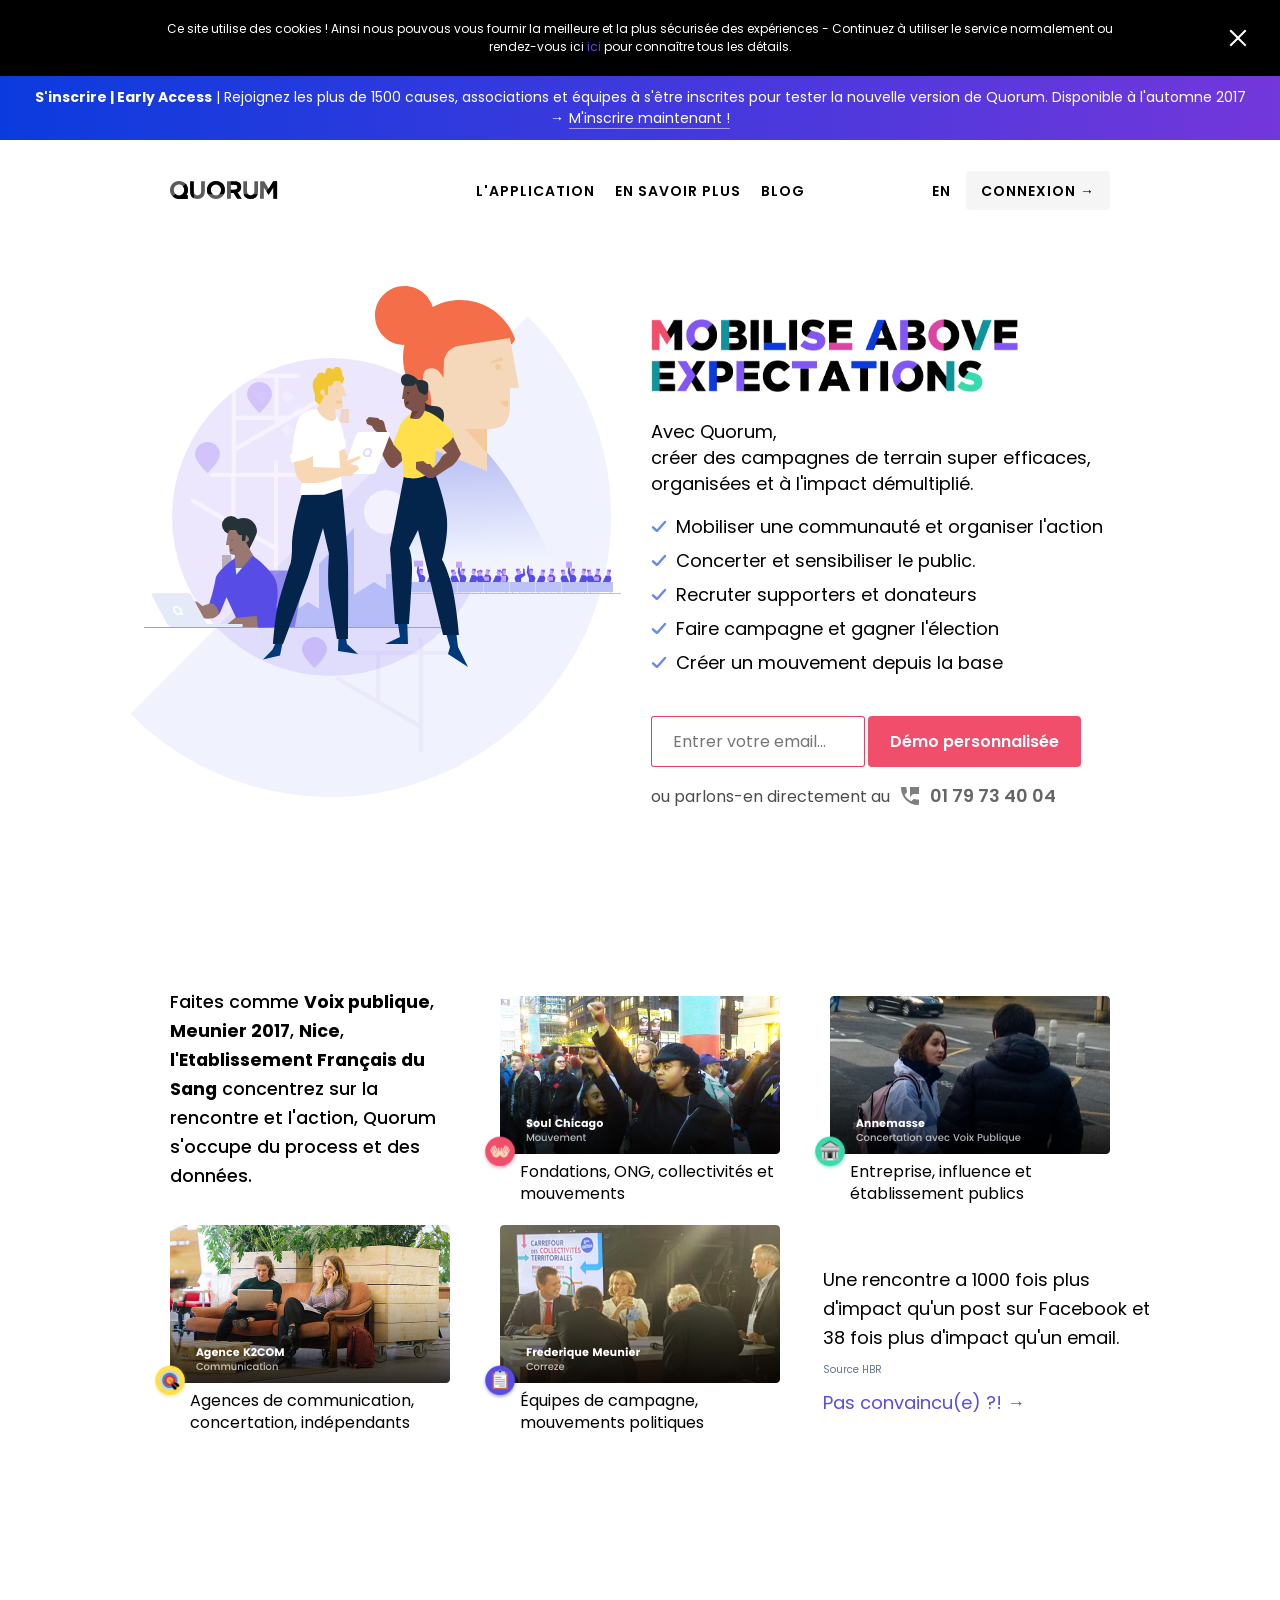
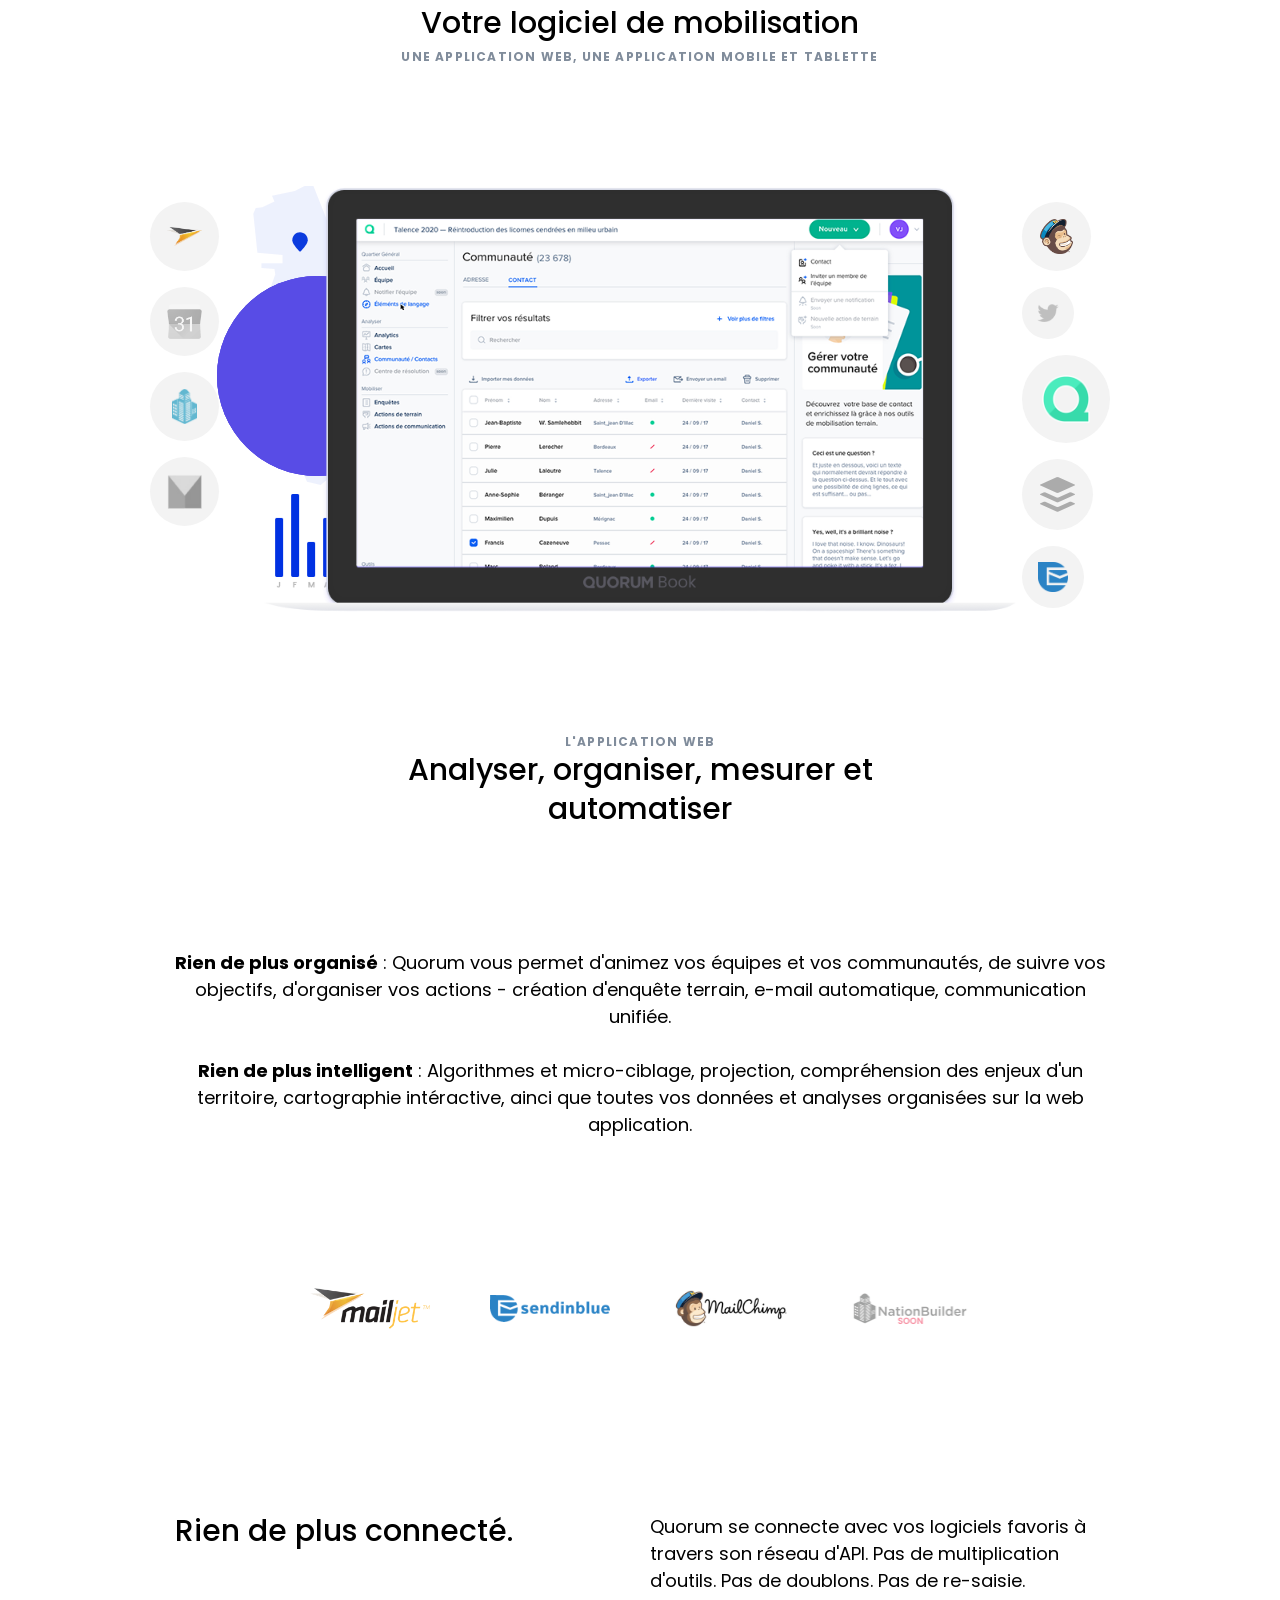
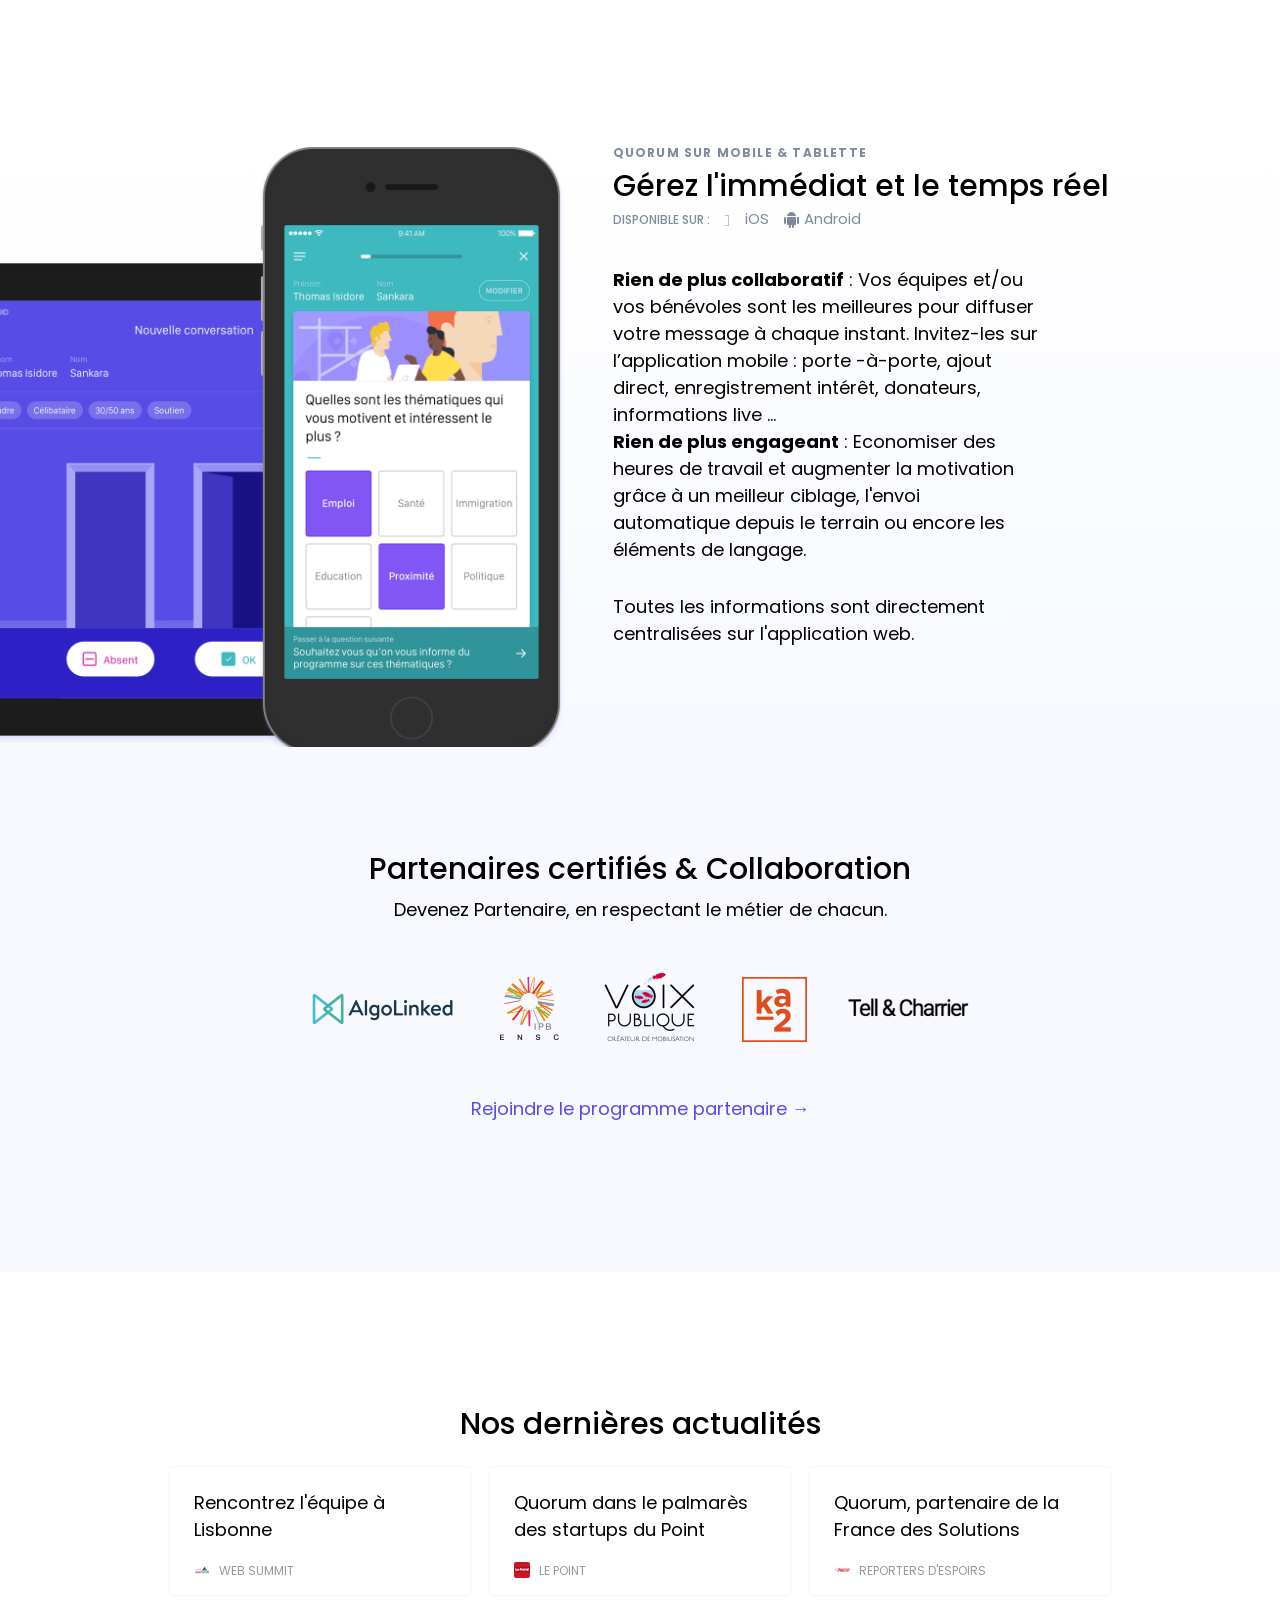
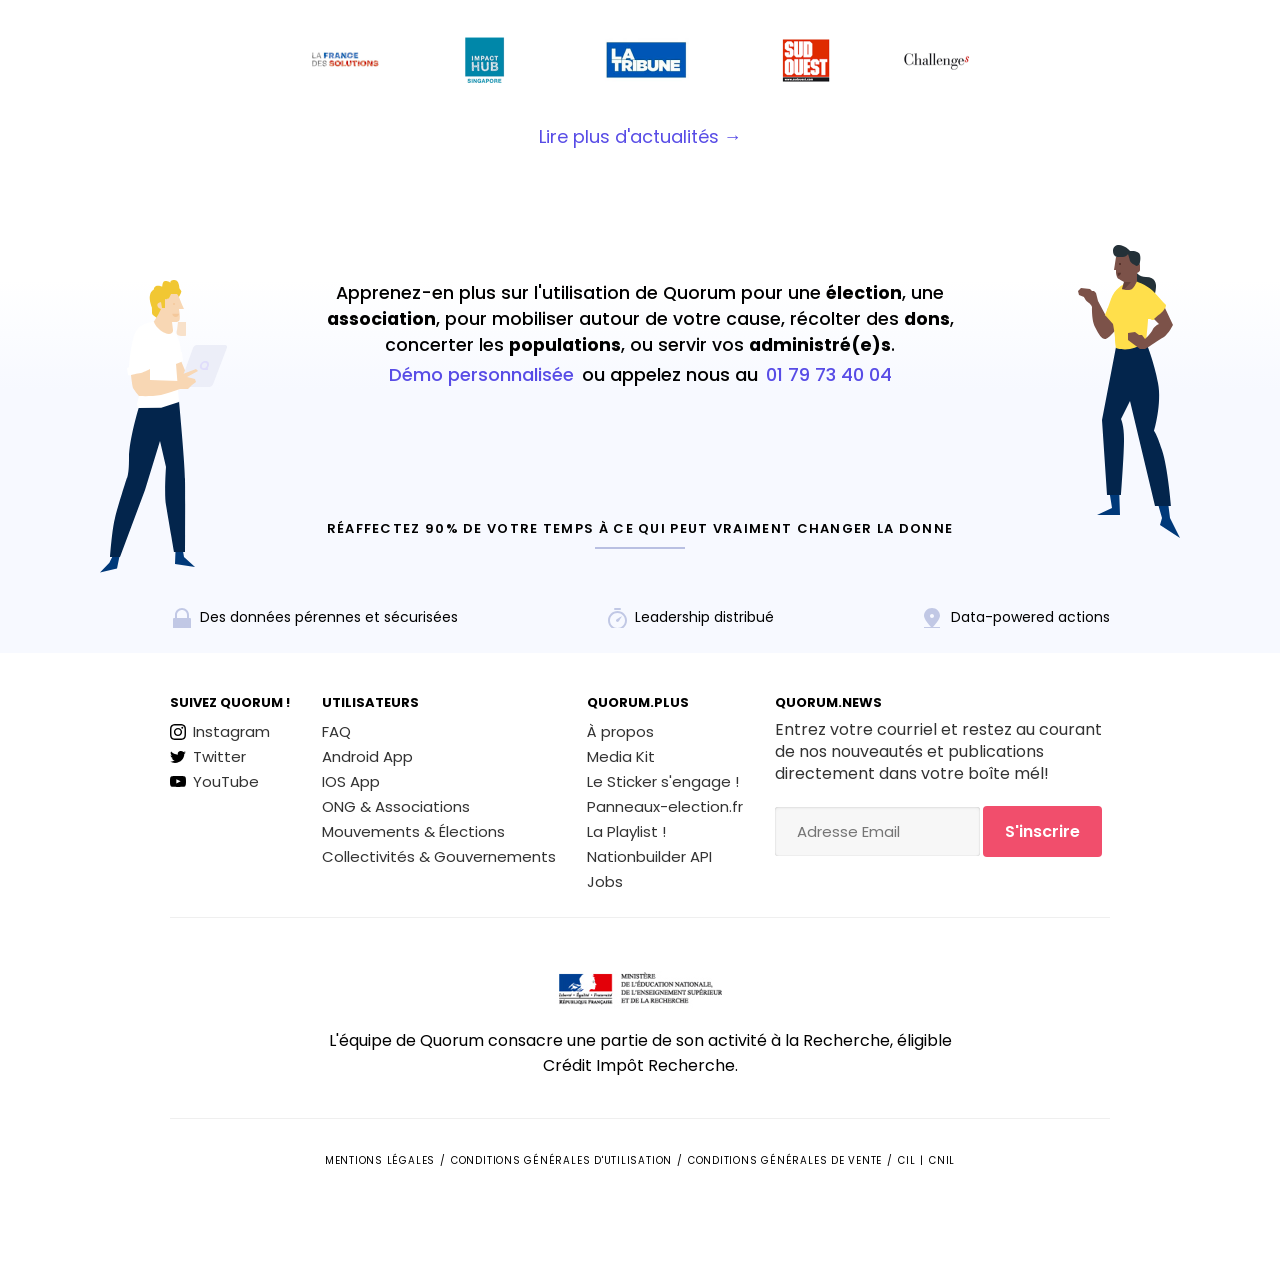
<file: index.html>
<!DOCTYPE html><html lang="fr"><head><meta content="text/html; charset=utf-8" http-equiv="content-type" /><title>Quorum | Mobilise above expectations</title><meta content="Quorum accompagne et aide au pilotage les collectivités territoriales, ONG, candidats aux élections et leaders d'influence dans leurs campagnes." name="description" /><meta content="width=device-width, initial-scale=1.0, maximum-scale=1, user-scalable=0" name="viewport" /><link href="/stylesheets/all.css" rel="stylesheet" /><link href="https://fonts.googleapis.com/css?family=Montserrat|Poppins:300,400,500,600,700" rel="stylesheet" /></head><body><div class="cookie" id="cnil_message"><p>Ce site utilise des cookies ! Ainsi nous pouvous vous fournir la meilleure et la plus sécurisée des expériences - Continuez à utiliser le service normalement ou rendez-vous ici <a href="/Mentions_Legales_QUORUM.pdf" target="_blank">ici</a> pour connaître tous les détails.
</p><img src="/images/icons/cookie-close.svg" onclick="closeCnilBanner();" alt="Cookie close" /></div><div class="banner"><a href="http://quorum.us12.list-manage.com/subscribe/post?u=8d7c7595072992d8808c7993d&amp;id=e648f190bc" target="_blank"><p><strong>S'inscrire | Early Access</strong> | Rejoignez les plus de 1500 causes, associations et équipes à s'être inscrites pour tester la nouvelle version de Quorum. Disponible à l'automne 2017 →<a href="https://algolinked.quorum.co" class="link" target="_blank">M'inscrire maintenant !</a>
</p></a></div><header class="header fixed-header"><div class="content" id="menu-toggle"><a href="../" class="logo"><?xml version="1.0" encoding="UTF-8"?>
<svg class="desktop" width="108px" height="18px" viewBox="0 0 108 18" version="1.1" xmlns="http://www.w3.org/2000/svg" xmlns:xlink="http://www.w3.org/1999/xlink">
    <style>

      #logo * {
        transition: .5s all;
      }

      svg:hover #logo-full {
        fill-opacity: 1;
      }

      svg:hover #q {
        fill: #37DBAB;
      }

      svg:hover #u-1 {
        fill: #8256F5;
      }

      svg:hover #o {
        fill: #B137DB;
      }

      svg:hover #r {
        fill: #3768DB;
      }

      svg:hover #u-2 {
        fill: #DC44A3;
      }

      svg:hover #m {
        fill: #37DBAB;
      }
    </style>
    <defs>
        <path d="M9.49817734,17.9232453 C9.32652215,17.9319484 9.1529471,17.9363 8.97745202,17.9363 C7.67075435,17.9363 6.46893317,17.7009504 5.37195242,17.230244 C4.27497167,16.7595376 3.32722677,16.1236807 2.52868931,15.3226541 C1.73015185,14.5216275 1.10907648,13.5802289 0.665444556,12.49843 C0.221812634,11.4166312 0,10.2563987 0,9.01769779 C0,7.72944906 0.225845591,6.56921657 0.677543548,5.48741775 C1.12924151,4.40561892 1.75434984,3.45596244 2.5528873,2.63841982 C3.35142476,1.8208772 4.30320261,1.17676237 5.4082494,0.706056008 C6.51329618,0.235349649 7.71915032,0 9.02584798,0 C10.3325456,0 11.5343668,0.235349649 12.6313476,0.706056008 C13.7283283,1.17676237 14.6760732,1.81261931 15.4746107,2.61364593 C16.2731481,3.41467254 16.8942235,4.35607113 17.3378554,5.43786996 C17.7814874,6.51966878 18.0033,7.67990127 18.0033,8.91860221 C18.0033,9.87653069 17.8742454,10.7518662 17.6161323,11.5941829 C17.3580191,12.4364995 16.9869871,13.2209983 16.503025,13.9477029 L16.1159454,14.3363 L17.7434,14.3363 L17.7434,18 L9.4312,18 L9.49817734,17.9232453 L9.49817734,17.9232453 Z M4.41116091,6.48985819 C4.04381043,7.24403918 3.8364,8.09975372 3.8364,9.00675 C3.8364,12.0440676 6.16234788,14.5063 9.03155,14.5063 C11.9007521,14.5063 14.2267,12.0440676 14.2267,9.00675 C14.2267,5.9694324 11.9007521,3.5072 9.03155,3.5072 C8.8313425,3.5072 8.63378009,3.51918857 8.43946845,3.54252456 C7.88974409,3.59399932 7.37943577,3.72617575 6.90853448,3.93905568 C6.28745278,4.21982754 5.75510502,4.60794752 5.31147524,5.10342727 C4.94549501,5.51218205 4.64539218,5.97432246 4.41116091,6.48985819 L4.41116091,6.48985819 Z M27.4162543,17.9116 C25.1416432,17.9116 23.3510188,17.267483 22.0443274,15.9792295 C20.7376359,14.6909761 20.0843,12.7668829 20.0843,10.2068921 L20.0843,0.2973 L23.8107718,0.2973 L23.8107718,10.1077962 C23.8107718,11.5281782 24.1334068,12.5975776 24.7786866,13.3160267 C25.4239663,14.0344757 26.3192785,14.3936948 27.46465,14.3936948 C28.6100215,14.3936948 29.5053337,14.0468625 30.1506134,13.3531876 C30.7958932,12.6595127 31.1185282,11.6190159 31.1185282,10.2316661 L31.1185282,0.2973 L34.845,0.2973 L34.845,10.0830222 C34.845,11.4043078 34.6715837,12.5521574 34.3247458,13.5266055 C33.977908,14.5010536 33.4818566,15.3144578 32.8365769,15.9668425 C32.1912972,16.6192273 31.4089072,17.106444 30.4893836,17.4285074 C29.56986,17.7505707 28.5454938,17.9116 27.4162543,17.9116 Z M45.9518479,14.4184 C46.6939195,14.4184 47.3795189,14.2780162 48.0086666,13.9972443 C48.6378143,13.7164725 49.174195,13.3283525 49.6178248,12.8328727 C50.0614545,12.337393 50.4082872,11.7634709 50.6583331,11.1110892 C50.9083789,10.4587075 51.0334,9.76091735 51.0334,9.01769773 L51.0334,8.96815 C51.0334,8.22493037 50.9083789,7.52301126 50.6583331,6.86237159 C50.4082872,6.20173192 50.0533887,5.62368089 49.5936269,5.12820114 C49.1338651,4.63272139 48.5894185,4.24047247 47.9602709,3.95144261 C47.3311232,3.66241276 46.6455238,3.5179 45.9034521,3.5179 C45.1452485,3.5179 44.4556162,3.65828382 43.8345345,3.93905568 C43.2134528,4.21982754 42.681105,4.60794752 42.2374752,5.10342727 C41.7938455,5.59890702 41.4470128,6.17282912 41.1969669,6.8252108 C40.9469211,7.47759247 40.8219,8.17538265 40.8219,8.91860227 L40.8219,8.96815 C40.8219,9.71136963 40.9469211,10.4132887 41.1969669,11.0739284 C41.4470128,11.7345681 41.8019113,12.3126191 42.2616731,12.8080989 C42.7214349,13.3035786 43.2618485,13.6958275 43.8829302,13.9848574 C44.5040119,14.2738872 45.1936442,14.4184 45.9518479,14.4184 Z M42.2979524,17.230244 C41.2009717,16.7595376 40.2532268,16.1236807 39.4546893,15.3226541 C38.6561519,14.5216275 38.0350765,13.5802289 37.5914446,12.49843 C37.1478126,11.4166312 36.926,10.2563987 36.926,9.01769779 C36.926,7.72944906 37.1518456,6.56921657 37.6035435,5.48741775 C38.0552415,4.40561892 38.6803498,3.45596244 39.4788873,2.63841982 C40.2774248,1.8208772 41.2292026,1.17676237 42.3342494,0.706056008 C43.4392962,0.235349649 44.6451503,0 45.951848,0 C47.2585456,0 48.4603668,0.235349649 49.5573476,0.706056008 C50.6543283,1.17676237 51.6020732,1.81261931 52.4006107,2.61364593 C53.1991481,3.41467254 53.8202235,4.35607113 54.2638554,5.43786996 C54.7074874,6.51966878 54.9293,7.67990127 54.9293,8.91860221 C54.9293,10.2068509 54.7034544,11.3670834 54.2517565,12.4488823 C53.8000585,13.5306811 53.1749502,14.4803376 52.3764127,15.2978802 C51.5778752,16.1154228 50.6260974,16.7595376 49.5210506,17.230244 C48.4160038,17.7009504 47.2101497,17.9363 45.903452,17.9363 C44.5967544,17.9363 43.3949332,17.7009504 42.2979524,17.230244 Z M64.5358584,8.7205 C65.4553798,8.7205 66.1611422,8.49753507 66.6531668,8.05159851 C67.1451914,7.60566195 67.3912,7.01108879 67.3912,6.26786119 L67.3912,6.21831294 C67.3912,5.39250449 67.1330926,4.77315745 66.6168701,4.36025323 C66.1006475,3.94734901 65.3827863,3.7409 64.463265,3.7409 L60.761,3.7409 L60.761,8.7205 L64.5358584,8.7205 Z M57.0345,0.2973 L64.7778124,0.2973 C66.9233659,0.2973 68.5688034,0.883612137 69.714174,2.056254 C70.6820929,3.04721895 71.1660451,4.36848574 71.1660451,6.020094 L71.1660451,6.069642 C71.1660451,7.47350902 70.8313115,8.61723058 70.1618343,9.500841 C69.4923571,10.3844514 68.6172102,11.0326979 67.5363674,11.4456 L71.6742,17.6391 L67.3185868,17.6391 L63.6889091,12.089724 L60.7609691,12.089724 L60.7609691,17.6391 L57.0345,17.6391 L57.0345,0.2973 Z M80.6274543,17.9116 C78.3528432,17.9116 76.5622188,17.267483 75.2555274,15.9792295 C73.9488359,14.6909761 73.2955,12.7668829 73.2955,10.2068921 L73.2955,0.2973 L77.0219718,0.2973 L77.0219718,10.1077962 C77.0219718,11.5281782 77.3446068,12.5975776 77.9898866,13.3160267 C78.6351663,14.0344757 79.5304785,14.3936948 80.67585,14.3936948 C81.8212215,14.3936948 82.7165337,14.0468625 83.3618134,13.3531876 C84.0070932,12.6595127 84.3297282,11.6190159 84.3297282,10.2316661 L84.3297282,0.2973 L88.0562,0.2973 L88.0562,10.0830222 C88.0562,11.4043078 87.8827837,12.5521574 87.5359458,13.5266055 C87.189108,14.5010536 86.6930566,15.3144578 86.0477769,15.9668425 C85.4024972,16.6192273 84.6201072,17.106444 83.7005836,17.4285074 C82.78106,17.7505707 81.7566938,17.9116 80.6274543,17.9116 Z M90.1615,0.2973 L94.1783443,0.2973 L98.63075,7.630404 L103.083156,0.2973 L107.1,0.2973 L107.1,17.6391 L103.397728,17.6391 L103.397728,6.317382 L98.63075,13.724808 L98.5339586,13.724808 L93.8153764,6.391704 L93.8153764,17.6391 L90.1615,17.6391 L90.1615,0.2973 Z" id="path-1"></path>
    </defs>
    <g id="website" stroke="none" stroke-width="1" fill="none" fill-rule="evenodd">
        <g id="home-red" transform="translate(-250.000000, -28.000000)">
            <g id="header" transform="translate(250.000000, 16.000000)">
                <g id="logo" transform="translate(0.000000, 12.000000)">
                    <mask id="mask-2" fill="white">
                        <use xlink:href="#path-1"></use>
                    </mask>
                    <use id="logo-full" fill-opacity="0.640000045" fill="#000000" xlink:href="#path-1"></use>
                    <polygon id="q" fill="#000000" mask="url(#mask-2)" points="19.9814 -1.5487 19.9814 23.2427 -5.1152 23.2427"></polygon>
                    <path id="m" d="M108.0591,-0.1593 L103.260137,-0.018766084 L94.1521,14.4955666 C94.1521,14.4955666 99.1234734,17.9167884 101.44931,18.353063 C103.652573,18.7663458 108.0591,17.9999912 108.0591,17.9999912 L108.0591,-0.1593 Z" id="Rectangle-1" fill="#000000" mask="url(#mask-2)"></path>
                    <rect id="o" fill="#000000" mask="url(#mask-2)" x="36.7657" y="-0.1593" width="18.3828" height="13.3805"></rect>
                    <rect id="u-2" fill="#000000" mask="url(#mask-2)" x="71.773" y="13.2212" width="18.3828" height="4.9381"></rect>
                    <rect id="u-1" fill="#000000" mask="url(#mask-2)" x="20.1412" y="0.3186" width="3.6766" height="17.5221"></rect>
                    <rect id="r" fill="#000000" mask="url(#mask-2)" x="60.7433" y="0.3186" width="11.6691" height="17.5221"></rect>
                </g>
            </g>
        </g>
    </g>
</svg>
</a><nav><a href="javascript:void(0);" onclick="myMenu()" class="menu-open">Menu</a><div class="menu-items"><ul><li class="products"><a href="../#mobile-app">L'application</a></li><li class="prices"><a href="../insights">En savoir Plus</a></li><li class="news"><a href="https://medium.com/quorum-blog">Blog</a></li><li class="contact"><a href="http://eepurl.com/cDg1qv">CONTACTEZ NOUS !</a></li></ul><div class="links"><a href="../en">En</a><a href="https://cloud.quorumapps.com/" target="_blank">Connexion →</a></div></div></nav></div></header><div class="wrapper hero"><img src="/images/hero-illustration.svg" class="hero-illustration" alt="Hero illustration" /><div class="features"><img src="/images/mobilise-above.png" alt="Mobilise above" /><p class="use-quorum"> Avec Quorum,<br> créer des campagnes de terrain super efficaces, <br> organisées et à l'impact démultiplié. </p><ul><li><p>Mobiliser une communauté et organiser l'action</p></li><li><p>Concerter et sensibiliser le public.</p></li><li><p>Recruter supporters et donateurs</p></li><li><p>Faire campagne et gagner l'élection</p></li><li><p>Créer un mouvement depuis la base</p></li></ul><!--Begin MailChimp Signup Form--><div id="mc_embed_signup"><form action="//quorum.us12.list-manage.com/subscribe/post?u=8d7c7595072992d8808c7993d&amp;id=1a9fa5234e" class="validate" id="mc-embedded-subscribe-form" method="post" name="mc-embedded-subscribe-form" novalidate="" target="_blank"><div id="mc_embed_signup_scroll"><input autofocus="" class="required email" id="mce-EMAIL" name="EMAIL" placeholder="Entrer votre email..." type="email" value="" /><div aria-hidden="true" style="position: absolute; left: -5000px;"><input name="b_8d7c7595072992d8808c7993d_1a9fa5234e" tabindex="-1" type="text" value="" /></div><div class="clear"><input class="button" id="mc-embedded-subscribe" name="subscribe" type="submit" value="Démo personnalisée" /></div></div></form></div><!--End mc_embed_signup--><div class="call-us"><p>ou parlons-en directement au</p><a href="tel:+33179734004" class="phone-number">01 79 73 40 04</a></div></div></div><div class="wrapper cards"><div class="card about"><p>Faites comme <em>Voix publique</em>, <em>Meunier 2017</em>, <em>Nice</em>, <em>l'Etablissement Français du Sang</em> concentrez sur la rencontre et l'action, Quorum s'occupe du process et des données.
</p></div><div class="card"><div class="image"><img src="/images/about/fr-non-profit.png" alt="Fr non profit" /><img src="/images/icons/non-profit.png" class="icon" alt="Non profit" /></div><p>Fondations, ONG, collectivités et mouvements</p></div><div class="card"><div class="image"><img src="/images/about/fr-public.png" alt="Fr public" /><img src="/images/icons/public.png" class="icon" alt="Public" /></div><p>Entreprise, influence et établissement publics</p></div><div class="card"><div class="image"><img src="/images/about/fr-agency.png" alt="Fr agency" /><img src="/images/icons/agency.png" class="icon" alt="Agency" /></div><p>Agences de communication, concertation, indépendants</p></div><div class="card"><div class="image"><img src="/images/about/fr-campaign.png" alt="Fr campaign" /><img src="/images/icons/campaign.png" class="icon" alt="Campaign" /></div><p>Équipes de campagne, mouvements politiques</p></div><div class="card"><div class="catchphrase"><p>Une rencontre a 1000 fois plus d'impact qu'un post sur Facebook et 38 fois plus d'impact qu'un email. <em class="hbr">Source HBR</em></p><span><a href="about-us">Pas convaincu(e) ?! →</a></span></div></div></div><div class="white"><div class="wrapper web-app"><div class="big-title-container"><h2 class="big-title">Votre logiciel de mobilisation</h2><h3 class="big-title-subtitle">Une application web, une application mobile et tablette</h3></div><div class="web-illustration"><img src="/images/illustration-screen2.png" class="screen" alt="Illustration screen2" /><div class="logo-container"><div class="bubble-container"><div class="item mailjet"><img src="/images/api/mailjet.png" alt="Mailjet" /></div><div class="item agenda"><img src="/images/api/agenda.png" alt="Agenda" /></div><div class="item nationbuilder"><img src="/images/api/nationbuilder.png" alt="Nationbuilder" /></div><div class="item digitale"><img src="/images/api/digitalebox.png" alt="Digitalebox" /></div></div></div><div class="logo-container-right"><div class="bubble-container"><div class="item mailchimp"><img src="/images/api/mailchimp.png" alt="Mailchimp" /></div><div class="item twitter"><img src="/images/api/twitter.png" alt="Twitter" /></div><div class="item quorum"><img src="/images/api/quorum.png" alt="Quorum" /></div><div class="item buffer"><img src="/images/api/buffer.png" alt="Buffer" /></div><div class="item sendinblue"><img src="/images/api/sendinblue.png" alt="Sendinblue" /></div></div></div><div class="mapcontainer"><div class="poi-container"><img src="/images/poi.svg" class="poi" alt="Poi" /></div><div class="wavemap"></div><div class="wavemap-1"></div><div class="wavemap-2"></div><img src="/images/map.svg" class="map" alt="Map" /></div></div><h3>L'Application web</h3><h2 class="analyse">Analyser, organiser, mesurer et automatiser</h2><p><strong>Rien de plus organisé</strong> : Quorum vous permet d'animez vos équipes et vos communautés, de suivre vos objectifs, d'organiser vos actions - création d'enquête terrain, e-mail automatique, communication unifiée.<br><br>
<strong>Rien de plus intelligent</strong> :  Algorithmes et micro-ciblage, projection, compréhension des enjeux d'un territoire, cartographie intéractive, ainci que toutes vos données et analyses organisées sur la web application.
</p></div><div class="wrapper second-t-webapp"><div class="api"><img src="/images/mailjet-logo.png" class="mailjet-logo api-web" alt="Mailjet logo" /><img src="/images/sendinblue-logo.png" class="sendinblue-logo api-web" alt="Sendinblue logo" /><img src="/images/mailchimp-logo.png" class="mailchimp api-web" alt="Mailchimp logo" /><img src="/images/nationbuilder-logo.png" class="nationbuilder-logo.png api-web" alt="Nationbuilder logo" /></div><div class="api-mobile"><div class="item"><div class="blue-container"><img src="/images/api/mailchimp.png" alt="Mailchimp" /></div><p>Mailchimp</p></div><div class="item"><div class="blue-container"><img src="/images/api/sendinblue.png" alt="Sendinblue" /></div><p>Sendinblue</p></div><div class="item"><div class="blue-container"><img src="/images/api/mailjet.png" alt="Mailjet" /></div><p>Mailjet</p></div><div class="item nation"><div class="blue-container"><img src="/images/api/nationbuilder.png" alt="Nationbuilder" /></div><div class="nation-container"><p>Nationbuilder</p><p class="soon">SOON</p></div></div></div><div class="container-txt"><h2>Rien de plus connecté.</h2><p>Quorum se connecte avec vos logiciels favoris à travers son réseau d'API. Pas de multiplication d'outils. Pas de doublons. Pas de re-saisie.
</p></div></div></div><div class="shade-blue" id="mobile-app"><div class="wrapper mobile-app"><img src="/images/mobile-app-illustration.png" alt="Mobile app illustration" /><div class="content"><h3>Quorum sur mobile & tablette</h3><h2>Gérez l'immédiat et le temps réel</h2><div class="download"><span class="available">Disponible sur :</span><span class="ios"><a href="https://itunes.apple.com/fr/app/quorum-campaignapp-mobilisation-election/id1186778175" target="_blank">iOS</a></span><span class="android"><a href="https://play.google.com/store/apps/details?id=com.quorumapps.quorum128598&amp;hl=fr" target="_blank">Android</a></span></div><p><strong>Rien de plus collaboratif</strong> : Vos équipes et/ou vos bénévoles sont les meilleures pour diffuser votre message à chaque instant. Invitez-les sur l’application mobile : porte -à-porte, ajout direct, enregistrement intérêt, donateurs, informations live ... <br>
<strong>Rien de plus engageant</strong> : Economiser des heures de travail et augmenter la motivation grâce à un meilleur ciblage, l'envoi automatique depuis le terrain ou encore les éléments de langage.
</p><p class="padded">Toutes les informations sont directement centralisées sur l'application web.
</p></div></div></div><div class="light-blue"><div class="wrapper partners"><h2>Partenaires certifiés & Collaboration</h2><h3>Devenez Partenaire, en respectant le métier de chacun.</h3><img src="/images/partners-desktop.png" class="partners desktop" alt="Partners desktop" /><img src="/images/partners-mobile.png" class="partners mobile" alt="Partners mobile" /><a href="mailto:contact@quorum.co" class="blue-link" target="_blank">Rejoindre le programme partenaire →</a></div></div><div class="wrapper news"><h2>Nos dernières actualités</h2><div class="articles"><div class="article"><a href="https://websummit.com/" target="_blank"><p>Rencontrez l'équipe à Lisbonne</p><div class="source"><img src="/images/news/web-summit-2016.png" class="icon-article" alt="Web summit 2016" /><span>Web Summit</span></div></a></div><div class="article"><a href="http://www.lepoint.fr/dossiers/high-tech-internet/palmares-start-up/" target="_blank"><p>Quorum dans le palmarès des startups du Point</p><div class="source"><img src="/images/news/palmares-point-2016.png" class="icon-article" alt="Palmares point 2016" /><span>Le Point</span></div></a></div><div class="article"><a href="http://lvwm.r.bh.d.sendibt3.com/116qnykikjpvfl.html" target="_blank"><p>Quorum, partenaire de la France des Solutions</p><div class="source"><img src="/images/news/france-solutions-2016.png" class="icon-article" alt="France solutions 2016" /><span>Reporters d'espoirs</span></div></a></div></div><img src="/images/logos-press-desktop.png" class="logos desktop" alt="Logos press desktop" /><img src="/images/logos-press-mobile.png" class="logos mobile" alt="Logos press mobile" /><a href="/news">Lire plus d'actualités →</a></div><div class="shade-blue contact"><img src="/images/man-contact.svg" class="man" alt="Man contact" /><img src="/images/woman-contact.svg" class="woman" alt="Woman contact" /><div class="wrapper contact"><h2>Apprenez-en plus sur l'utilisation de Quorum pour une <strong>élection</strong>, une <strong>association</strong>, pour mobiliser autour de votre cause, récolter des <strong>dons</strong>, concerter les <strong>populations</strong>, ou servir vos <strong>administré(e)s</strong>.</h2><div class="contact-info"><a href="http://eepurl.com/cDg1qv">Démo personnalisée</a><span>ou appelez nous au</span><a href="tel:+33179734004" class="tel">01 79 73 40 04</a></div></div></div><div class="light-blue"><div class="wrapper actions"><h2>Réaffectez 90% de votre temps à ce qui peut vraiment changer la donne</h2><hr /><div class="items"><img src="/images/icons/secure.svg" class="icon" alt="Secure" /><p class="secure">Des données pérennes et sécurisées</p><img src="/images/icons/organization.svg" class="icon" alt="Organization" /><p class="organization">Leadership distribué</p><img src="/images/icons/field.svg" class="icon" alt="Field" /><p class="field">Data-powered actions</p></div></div></div><footer><div class="footer-item"><div class="footer-connect"><h3>Suivez Quorum !</h3><ul><li class="instagram"><a href="https://www.instagram.com/quorumteam/" target="_blank">Instagram</a></li><li class="twitter"><a href="https://twitter.com/quorumhq" target="_blank">Twitter</a></li><li class="youtube"><a href="https://www.youtube.com/channel/UCH4AkGS1qyqyJ_7Ma2LhtGg?view_as=subscriber" target="_blank">YouTube</a></li></ul></div></div><div class="footer-item"><div class="footer-quorum"><h3>Utilisateurs</h3><ul><li><a href="/faq">FAQ</a></li><li><a href="https://play.google.com/store/apps/details?id=com.quorumapps.quorum128598&amp;hl=fr" target="_blank">Android App</a></li><li><a href="https://itunes.apple.com/fr/app/quorum-campaignapp-mobilisation-election/id1186778175">IOS App</a></li><li><a href="https://cloud.quorumapps.com/login" target="_blank">ONG & Associations</a></li><li><a href="https://cloud.quorumapps.com/login" target="_blank">Mouvements & Élections</a></li><li><a href="https://cloud.quorumapps.com/login" target="_blank">Collectivités & Gouvernements</a></li></ul></div></div><div class="footer-item"><div class="footer-plus"><h3>QUORUM.Plus</h3><ul><li><a href="/about-us" target="_blank">À propos</a></li><li><a href="https://projects.invisionapp.com/boards/4J39WY0A2XCZY/" target="_blank">Media Kit</a></li><li><a href="https://itunes.apple.com/fr/app/le-sticker-engag%C3%A9/id1241367981?l=en&amp;mt=8&amp;utm_content=bufferb4a08&amp;utm_medium=social&amp;utm_source=plus.google.com&amp;utm_campaign=buffer" target="_blank">Le Sticker s'engage !</a></li><li><a href="https://panneaux-election.fr/" target="_blank">Panneaux-election.fr</a></li><li><a href="https://open.spotify.com/user/flowbarre/playlist/1OKCFdw80QNjE4po8pb7JU" target="_blank">La Playlist !</a></li><li><a href="../nationbuilder" target="_blank">Nationbuilder API</a></li><li><a href="https://angel.co/quorum/jobs" target="_blank">Jobs</a></li></ul></div></div><div class="footer-item"><div class="footer-news"><h3>QUORUM.News</h3><p>Entrez votre courriel et restez au courant de nos nouveautés et publications directement dans votre boîte mél!
</p><!--Begin MailChimp Signup Form--><div id="mc_embed_signup"><form action="//quorum.us12.list-manage.com/subscribe/post?u=8d7c7595072992d8808c7993d&amp;id=e648f190bc" class="validate" id="mc-embedded-subscribe-form" method="post" name="mc-embedded-subscribe-form" novalidate="" target="_blank"><div id="mc_embed_signup_scroll"><input class="required email" id="mce-EMAIL" name="EMAIL" placeholder="Adresse Email" type="email" value="" /><div aria-hidden="true" style="position: absolute; left: -5000px;"><input name="b_8d7c7595072992d8808c7993d_e648f190bc" tabindex="-1" type="text" value="" /></div><div class="clear"><input class="button" id="mc-embedded-subscribe" name="subscribe" type="submit" value="S'inscrire" /></div></div></form></div><!--End mc_embed_signup--></div></div></footer><div class="wrapper cir"><img src="/images/cir.png" alt="Cir" /><p>L'équipe de Quorum consacre une partie de son activité à la Recherche, éligible Crédit Impôt Recherche.
</p></div><div class="legal"><a href="/Mentions_Legales_QUORUM.pdf" target="_blank">Mentions légales</a><span>/</span><a href="/CGU_QUORUM.pdf" target="_blank">Conditions générales d'utilisation</a><span>/</span><a href="/CGV_QUORUM.pdf" target="_blank">Conditions générales de vente</a><span>/</span><a href="mailto:cil@quorum.co">CIL</a><span>|</span><a href="mailto:cil@quorum.co">CNIL</a><span>/</span></div><script src="/javascripts/all.js"></script><script src="/javascripts/cookie.js"></script><script src="/javascripts/fluffy.js"></script><script src="/javascripts/smooth-scroll.js"></script><script src="/javascripts/intercom.js"></script><script src="/javascripts/analytics.js"></script></body></html>
</file>
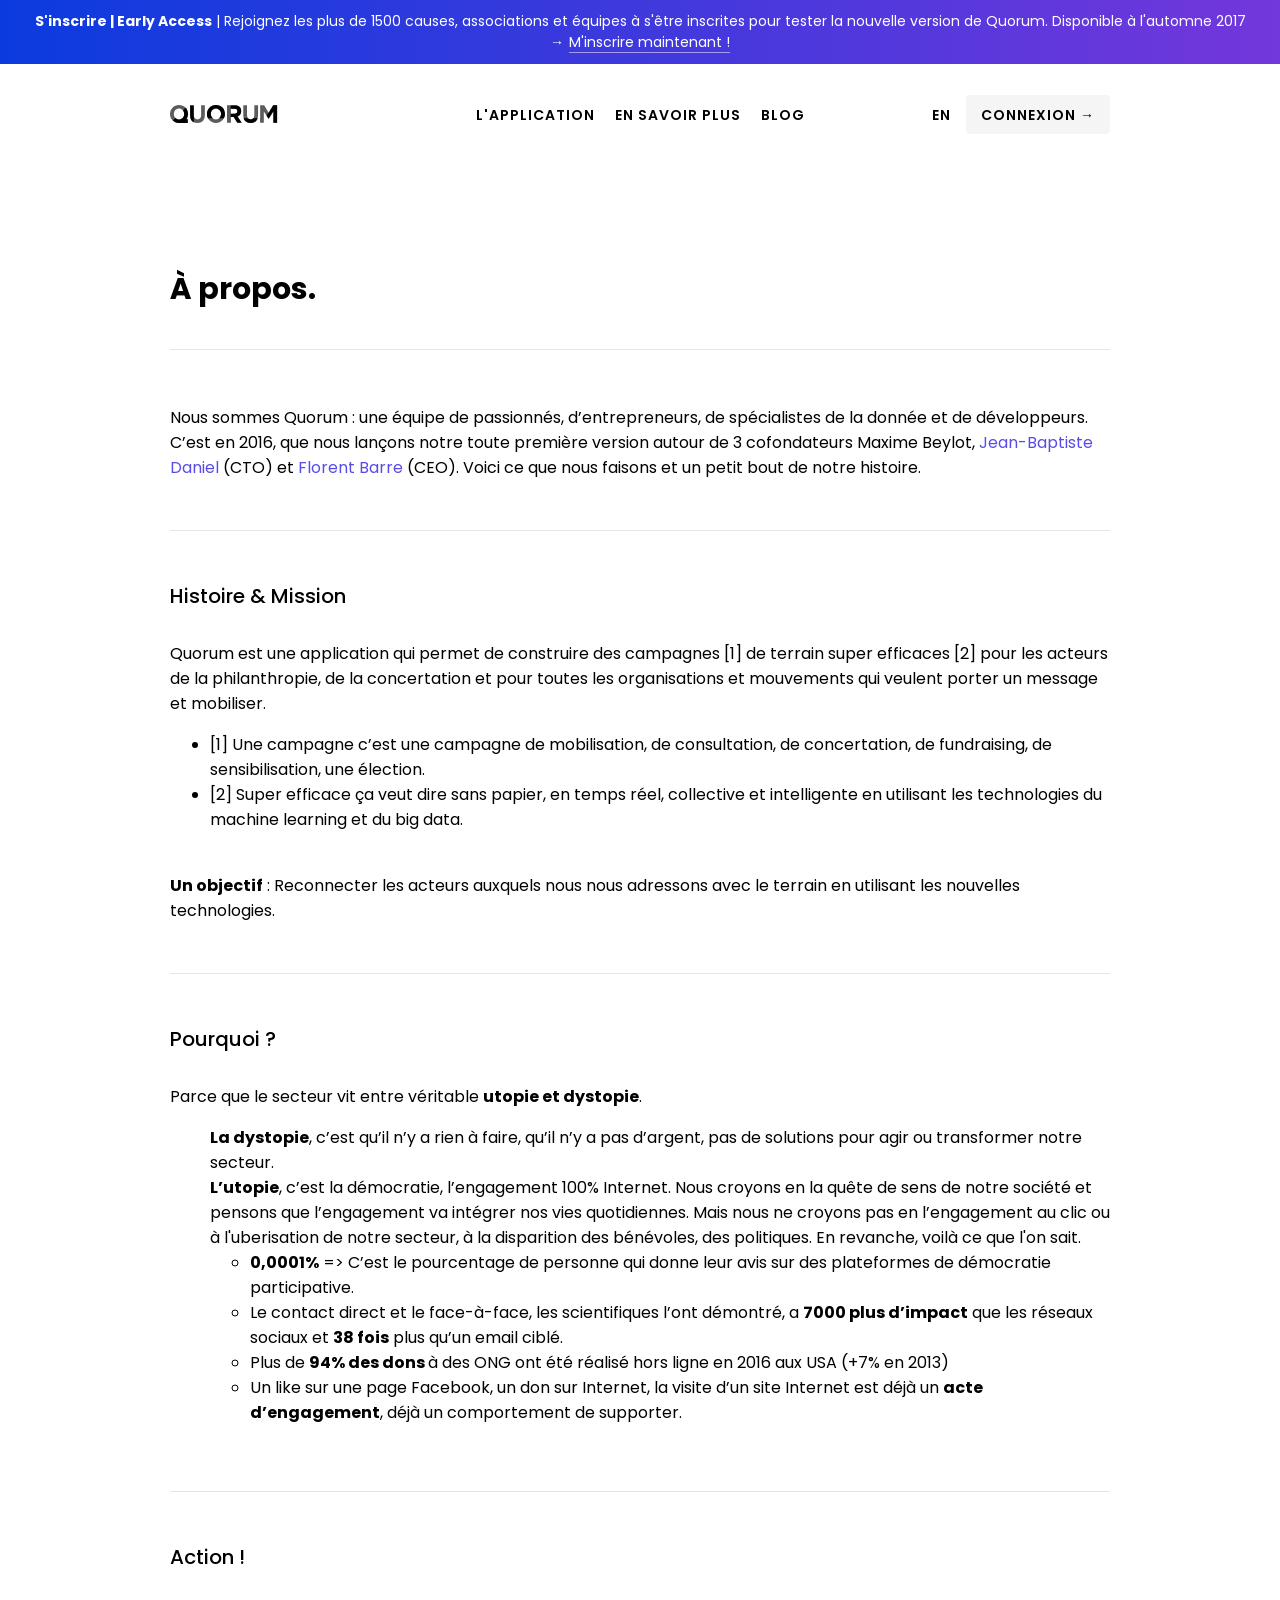
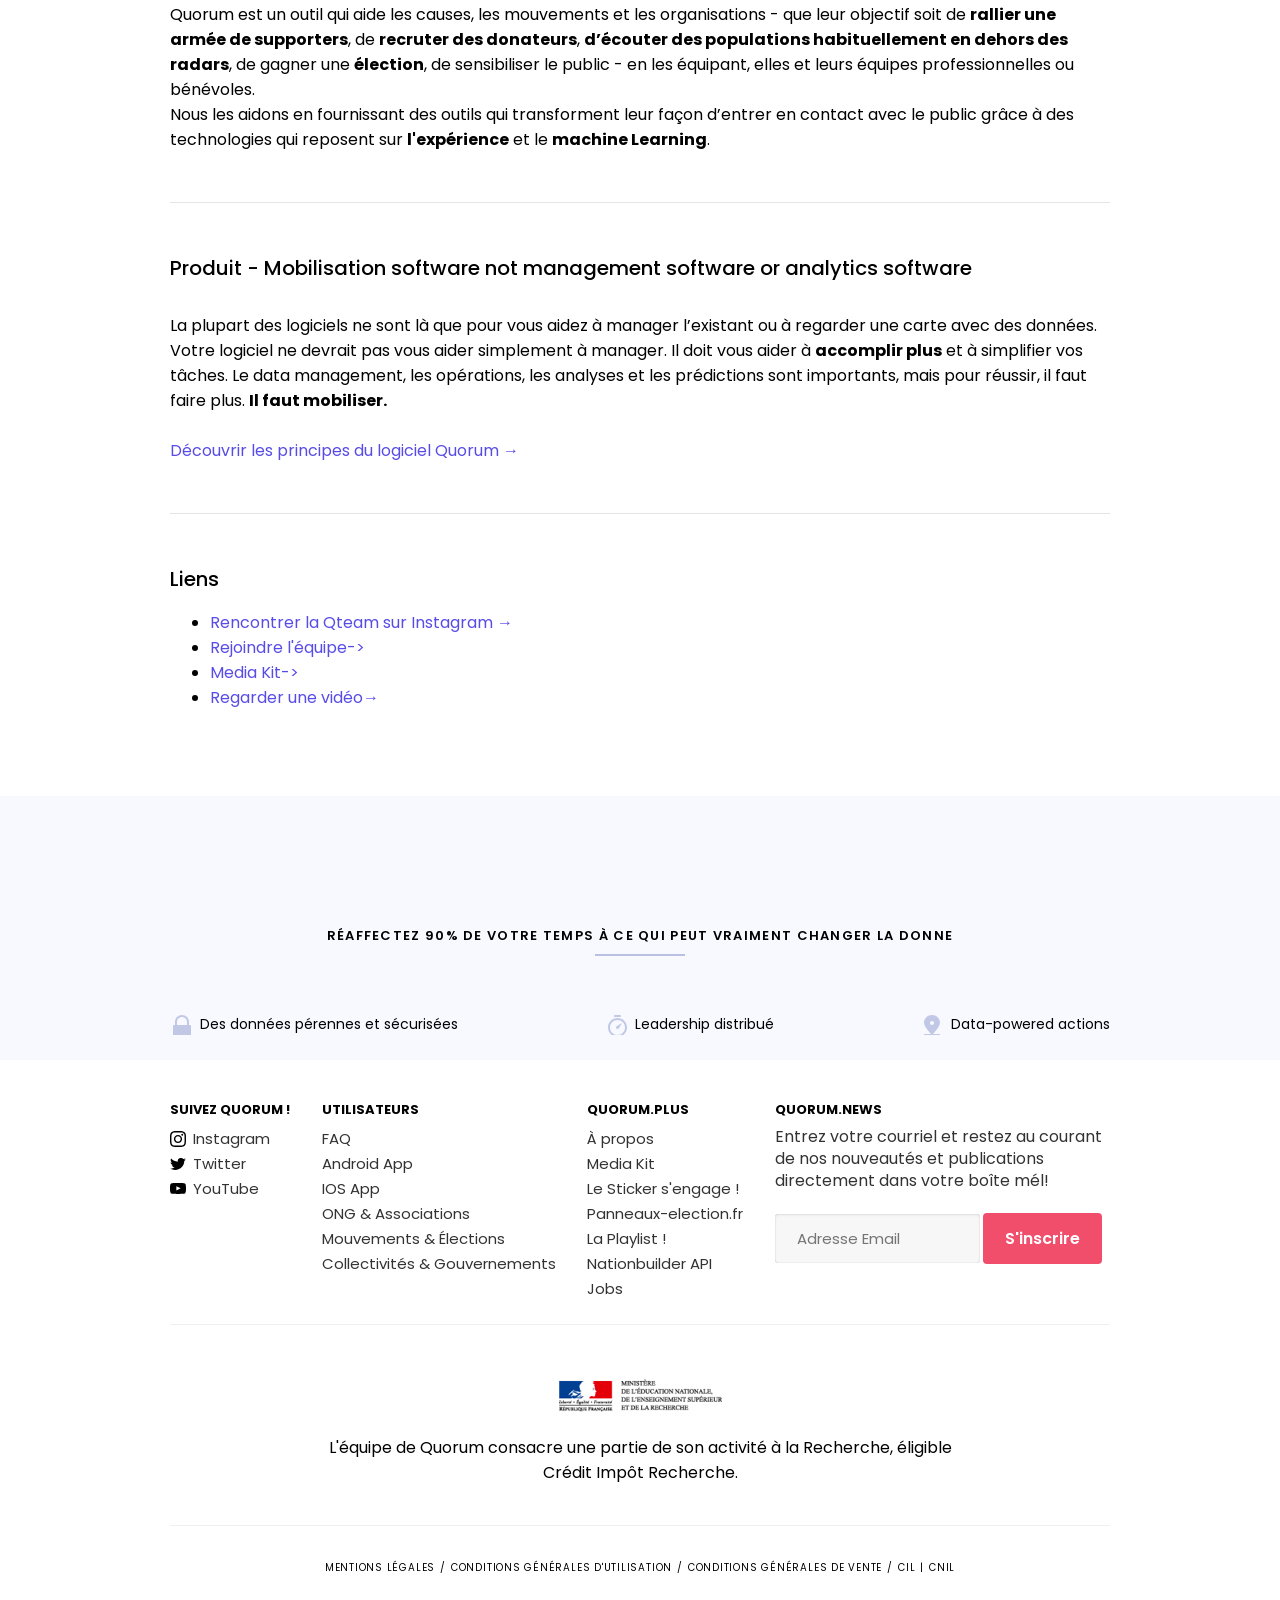
<file: about-us/index.html>
<!DOCTYPE html><html lang="fr"><head><meta content="text/html; charset=utf-8" http-equiv="content-type" /><title>Quorum | Mobilise above expectations</title><meta content="Quorum accompagne et aide au pilotage les collectivités territoriales, ONG, candidats aux élections et leaders d'influence dans leurs campagnes." name="description" /><meta content="width=device-width, initial-scale=1.0, maximum-scale=1, user-scalable=0" name="viewport" /><link href="/stylesheets/all.css" rel="stylesheet" /><link href="https://fonts.googleapis.com/css?family=Montserrat|Poppins:300,400,500,600,700" rel="stylesheet" /></head><body><div class="cookie" id="cnil_message"><p>Ce site utilise des cookies ! Ainsi nous pouvous vous fournir la meilleure et la plus sécurisée des expériences - Continuez à utiliser le service normalement ou rendez-vous ici <a href="/Mentions_Legales_QUORUM.pdf" target="_blank">ici</a> pour connaître tous les détails.
</p><img src="/images/icons/cookie-close.svg" onclick="closeCnilBanner();" alt="Cookie close" /></div><div class="banner"><a href="http://quorum.us12.list-manage.com/subscribe/post?u=8d7c7595072992d8808c7993d&amp;id=e648f190bc" target="_blank"><p><strong>S'inscrire | Early Access</strong> | Rejoignez les plus de 1500 causes, associations et équipes à s'être inscrites pour tester la nouvelle version de Quorum. Disponible à l'automne 2017 →<a href="https://algolinked.quorum.co" class="link" target="_blank">M'inscrire maintenant !</a>
</p></a></div><header class="header fixed-header"><div class="content" id="menu-toggle"><a href="../" class="logo"><?xml version="1.0" encoding="UTF-8"?>
<svg class="desktop" width="108px" height="18px" viewBox="0 0 108 18" version="1.1" xmlns="http://www.w3.org/2000/svg" xmlns:xlink="http://www.w3.org/1999/xlink">
    <style>

      #logo * {
        transition: .5s all;
      }

      svg:hover #logo-full {
        fill-opacity: 1;
      }

      svg:hover #q {
        fill: #37DBAB;
      }

      svg:hover #u-1 {
        fill: #8256F5;
      }

      svg:hover #o {
        fill: #B137DB;
      }

      svg:hover #r {
        fill: #3768DB;
      }

      svg:hover #u-2 {
        fill: #DC44A3;
      }

      svg:hover #m {
        fill: #37DBAB;
      }
    </style>
    <defs>
        <path d="M9.49817734,17.9232453 C9.32652215,17.9319484 9.1529471,17.9363 8.97745202,17.9363 C7.67075435,17.9363 6.46893317,17.7009504 5.37195242,17.230244 C4.27497167,16.7595376 3.32722677,16.1236807 2.52868931,15.3226541 C1.73015185,14.5216275 1.10907648,13.5802289 0.665444556,12.49843 C0.221812634,11.4166312 0,10.2563987 0,9.01769779 C0,7.72944906 0.225845591,6.56921657 0.677543548,5.48741775 C1.12924151,4.40561892 1.75434984,3.45596244 2.5528873,2.63841982 C3.35142476,1.8208772 4.30320261,1.17676237 5.4082494,0.706056008 C6.51329618,0.235349649 7.71915032,0 9.02584798,0 C10.3325456,0 11.5343668,0.235349649 12.6313476,0.706056008 C13.7283283,1.17676237 14.6760732,1.81261931 15.4746107,2.61364593 C16.2731481,3.41467254 16.8942235,4.35607113 17.3378554,5.43786996 C17.7814874,6.51966878 18.0033,7.67990127 18.0033,8.91860221 C18.0033,9.87653069 17.8742454,10.7518662 17.6161323,11.5941829 C17.3580191,12.4364995 16.9869871,13.2209983 16.503025,13.9477029 L16.1159454,14.3363 L17.7434,14.3363 L17.7434,18 L9.4312,18 L9.49817734,17.9232453 L9.49817734,17.9232453 Z M4.41116091,6.48985819 C4.04381043,7.24403918 3.8364,8.09975372 3.8364,9.00675 C3.8364,12.0440676 6.16234788,14.5063 9.03155,14.5063 C11.9007521,14.5063 14.2267,12.0440676 14.2267,9.00675 C14.2267,5.9694324 11.9007521,3.5072 9.03155,3.5072 C8.8313425,3.5072 8.63378009,3.51918857 8.43946845,3.54252456 C7.88974409,3.59399932 7.37943577,3.72617575 6.90853448,3.93905568 C6.28745278,4.21982754 5.75510502,4.60794752 5.31147524,5.10342727 C4.94549501,5.51218205 4.64539218,5.97432246 4.41116091,6.48985819 L4.41116091,6.48985819 Z M27.4162543,17.9116 C25.1416432,17.9116 23.3510188,17.267483 22.0443274,15.9792295 C20.7376359,14.6909761 20.0843,12.7668829 20.0843,10.2068921 L20.0843,0.2973 L23.8107718,0.2973 L23.8107718,10.1077962 C23.8107718,11.5281782 24.1334068,12.5975776 24.7786866,13.3160267 C25.4239663,14.0344757 26.3192785,14.3936948 27.46465,14.3936948 C28.6100215,14.3936948 29.5053337,14.0468625 30.1506134,13.3531876 C30.7958932,12.6595127 31.1185282,11.6190159 31.1185282,10.2316661 L31.1185282,0.2973 L34.845,0.2973 L34.845,10.0830222 C34.845,11.4043078 34.6715837,12.5521574 34.3247458,13.5266055 C33.977908,14.5010536 33.4818566,15.3144578 32.8365769,15.9668425 C32.1912972,16.6192273 31.4089072,17.106444 30.4893836,17.4285074 C29.56986,17.7505707 28.5454938,17.9116 27.4162543,17.9116 Z M45.9518479,14.4184 C46.6939195,14.4184 47.3795189,14.2780162 48.0086666,13.9972443 C48.6378143,13.7164725 49.174195,13.3283525 49.6178248,12.8328727 C50.0614545,12.337393 50.4082872,11.7634709 50.6583331,11.1110892 C50.9083789,10.4587075 51.0334,9.76091735 51.0334,9.01769773 L51.0334,8.96815 C51.0334,8.22493037 50.9083789,7.52301126 50.6583331,6.86237159 C50.4082872,6.20173192 50.0533887,5.62368089 49.5936269,5.12820114 C49.1338651,4.63272139 48.5894185,4.24047247 47.9602709,3.95144261 C47.3311232,3.66241276 46.6455238,3.5179 45.9034521,3.5179 C45.1452485,3.5179 44.4556162,3.65828382 43.8345345,3.93905568 C43.2134528,4.21982754 42.681105,4.60794752 42.2374752,5.10342727 C41.7938455,5.59890702 41.4470128,6.17282912 41.1969669,6.8252108 C40.9469211,7.47759247 40.8219,8.17538265 40.8219,8.91860227 L40.8219,8.96815 C40.8219,9.71136963 40.9469211,10.4132887 41.1969669,11.0739284 C41.4470128,11.7345681 41.8019113,12.3126191 42.2616731,12.8080989 C42.7214349,13.3035786 43.2618485,13.6958275 43.8829302,13.9848574 C44.5040119,14.2738872 45.1936442,14.4184 45.9518479,14.4184 Z M42.2979524,17.230244 C41.2009717,16.7595376 40.2532268,16.1236807 39.4546893,15.3226541 C38.6561519,14.5216275 38.0350765,13.5802289 37.5914446,12.49843 C37.1478126,11.4166312 36.926,10.2563987 36.926,9.01769779 C36.926,7.72944906 37.1518456,6.56921657 37.6035435,5.48741775 C38.0552415,4.40561892 38.6803498,3.45596244 39.4788873,2.63841982 C40.2774248,1.8208772 41.2292026,1.17676237 42.3342494,0.706056008 C43.4392962,0.235349649 44.6451503,0 45.951848,0 C47.2585456,0 48.4603668,0.235349649 49.5573476,0.706056008 C50.6543283,1.17676237 51.6020732,1.81261931 52.4006107,2.61364593 C53.1991481,3.41467254 53.8202235,4.35607113 54.2638554,5.43786996 C54.7074874,6.51966878 54.9293,7.67990127 54.9293,8.91860221 C54.9293,10.2068509 54.7034544,11.3670834 54.2517565,12.4488823 C53.8000585,13.5306811 53.1749502,14.4803376 52.3764127,15.2978802 C51.5778752,16.1154228 50.6260974,16.7595376 49.5210506,17.230244 C48.4160038,17.7009504 47.2101497,17.9363 45.903452,17.9363 C44.5967544,17.9363 43.3949332,17.7009504 42.2979524,17.230244 Z M64.5358584,8.7205 C65.4553798,8.7205 66.1611422,8.49753507 66.6531668,8.05159851 C67.1451914,7.60566195 67.3912,7.01108879 67.3912,6.26786119 L67.3912,6.21831294 C67.3912,5.39250449 67.1330926,4.77315745 66.6168701,4.36025323 C66.1006475,3.94734901 65.3827863,3.7409 64.463265,3.7409 L60.761,3.7409 L60.761,8.7205 L64.5358584,8.7205 Z M57.0345,0.2973 L64.7778124,0.2973 C66.9233659,0.2973 68.5688034,0.883612137 69.714174,2.056254 C70.6820929,3.04721895 71.1660451,4.36848574 71.1660451,6.020094 L71.1660451,6.069642 C71.1660451,7.47350902 70.8313115,8.61723058 70.1618343,9.500841 C69.4923571,10.3844514 68.6172102,11.0326979 67.5363674,11.4456 L71.6742,17.6391 L67.3185868,17.6391 L63.6889091,12.089724 L60.7609691,12.089724 L60.7609691,17.6391 L57.0345,17.6391 L57.0345,0.2973 Z M80.6274543,17.9116 C78.3528432,17.9116 76.5622188,17.267483 75.2555274,15.9792295 C73.9488359,14.6909761 73.2955,12.7668829 73.2955,10.2068921 L73.2955,0.2973 L77.0219718,0.2973 L77.0219718,10.1077962 C77.0219718,11.5281782 77.3446068,12.5975776 77.9898866,13.3160267 C78.6351663,14.0344757 79.5304785,14.3936948 80.67585,14.3936948 C81.8212215,14.3936948 82.7165337,14.0468625 83.3618134,13.3531876 C84.0070932,12.6595127 84.3297282,11.6190159 84.3297282,10.2316661 L84.3297282,0.2973 L88.0562,0.2973 L88.0562,10.0830222 C88.0562,11.4043078 87.8827837,12.5521574 87.5359458,13.5266055 C87.189108,14.5010536 86.6930566,15.3144578 86.0477769,15.9668425 C85.4024972,16.6192273 84.6201072,17.106444 83.7005836,17.4285074 C82.78106,17.7505707 81.7566938,17.9116 80.6274543,17.9116 Z M90.1615,0.2973 L94.1783443,0.2973 L98.63075,7.630404 L103.083156,0.2973 L107.1,0.2973 L107.1,17.6391 L103.397728,17.6391 L103.397728,6.317382 L98.63075,13.724808 L98.5339586,13.724808 L93.8153764,6.391704 L93.8153764,17.6391 L90.1615,17.6391 L90.1615,0.2973 Z" id="path-1"></path>
    </defs>
    <g id="website" stroke="none" stroke-width="1" fill="none" fill-rule="evenodd">
        <g id="home-red" transform="translate(-250.000000, -28.000000)">
            <g id="header" transform="translate(250.000000, 16.000000)">
                <g id="logo" transform="translate(0.000000, 12.000000)">
                    <mask id="mask-2" fill="white">
                        <use xlink:href="#path-1"></use>
                    </mask>
                    <use id="logo-full" fill-opacity="0.640000045" fill="#000000" xlink:href="#path-1"></use>
                    <polygon id="q" fill="#000000" mask="url(#mask-2)" points="19.9814 -1.5487 19.9814 23.2427 -5.1152 23.2427"></polygon>
                    <path id="m" d="M108.0591,-0.1593 L103.260137,-0.018766084 L94.1521,14.4955666 C94.1521,14.4955666 99.1234734,17.9167884 101.44931,18.353063 C103.652573,18.7663458 108.0591,17.9999912 108.0591,17.9999912 L108.0591,-0.1593 Z" id="Rectangle-1" fill="#000000" mask="url(#mask-2)"></path>
                    <rect id="o" fill="#000000" mask="url(#mask-2)" x="36.7657" y="-0.1593" width="18.3828" height="13.3805"></rect>
                    <rect id="u-2" fill="#000000" mask="url(#mask-2)" x="71.773" y="13.2212" width="18.3828" height="4.9381"></rect>
                    <rect id="u-1" fill="#000000" mask="url(#mask-2)" x="20.1412" y="0.3186" width="3.6766" height="17.5221"></rect>
                    <rect id="r" fill="#000000" mask="url(#mask-2)" x="60.7433" y="0.3186" width="11.6691" height="17.5221"></rect>
                </g>
            </g>
        </g>
    </g>
</svg>
</a><nav><a href="javascript:void(0);" onclick="myMenu()" class="menu-open">Menu</a><div class="menu-items"><ul><li class="products"><a href="../#mobile-app">L'application</a></li><li class="prices"><a href="../insights">En savoir Plus</a></li><li class="news"><a href="https://medium.com/quorum-blog">Blog</a></li><li class="contact"><a href="http://eepurl.com/cDg1qv">CONTACTEZ NOUS !</a></li></ul><div class="links"><a href="../en">En</a><a href="https://cloud.quorumapps.com/" target="_blank">Connexion →</a></div></div></nav></div></header><div class="wrapper faq-extended"><h1>À propos.</h1><div class="question" id="applications"><h2></h2><div class="answer"><p>Nous sommes Quorum : une équipe de passionnés, d’entrepreneurs, de spécialistes de la donnée et de développeurs. C’est en 2016, que nous lançons notre toute première version autour de 3 cofondateurs Maxime Beylot, <a href="https://fr.linkedin.com/in/jean-baptiste-daniel-68a57a4" target="_blank">Jean-Baptiste Daniel</a> (CTO) et <a href="https://fr.linkedin.com/in/florentbarre" target="_blank">Florent Barre</a> (CEO). Voici ce que nous faisons et un petit bout de notre histoire.
</p></div></div><div class="question" id="support"><h2>Histoire & Mission</h2><div class="answer"><p><br>Quorum est une application qui permet de construire des campagnes  [1] de terrain super efficaces [2] pour les acteurs de la philanthropie, de la concertation et pour toutes les organisations et mouvements qui veulent porter un message et mobiliser.
<ul><li>[1] Une campagne c’est une campagne de mobilisation, de consultation, de concertation, de fundraising, de sensibilisation, une élection. </li> <li>[2] Super efficace ça veut dire sans papier, en temps réel, collective et intelligente en utilisant les technologies du machine learning et du big data. </li></ul>
<br> <strong>Un objectif</strong> : Reconnecter les acteurs auxquels nous nous adressons avec le terrain en utilisant les nouvelles technologies.
</p></div></div><div class="question" id="quorum"><h2>Pourquoi ?</h2><div class="answer"><p><br>Parce que le secteur vit entre véritable <strong>utopie et dystopie</strong>. <ul><strong>La dystopie</strong>, c’est qu’il n’y a rien à faire, qu’il n’y a pas d’argent, pas de solutions pour agir ou transformer notre secteur.<br><strong>L’utopie</strong>, c’est la démocratie, l’engagement 100% Internet. Nous croyons en la quête de sens de notre société et pensons que l’engagement va intégrer nos vies quotidiennes. Mais nous ne croyons pas en l’engagement au clic ou à l'uberisation de notre secteur, à la disparition des bénévoles, des politiques. En revanche, voilà ce que l'on sait.<br><ul><li><strong>0,0001%</strong> => C’est le pourcentage de personne qui donne leur avis sur des plateformes de démocratie participative.</li><li>Le contact direct et le face-à-face,  les scientifiques l’ont démontré, a <strong>7000 plus d’impact</strong> que les réseaux sociaux et <strong>38 fois</strong> plus qu’un email ciblé.</li><li>Plus de <strong>94% des dons </strong> à des ONG ont été réalisé hors ligne en 2016 aux USA (+7% en 2013)</li><li>Un like sur une page Facebook, un don sur Internet, la visite d’un site Internet est déjà un <strong>acte d’engagement</strong>, déjà un comportement de supporter.</li></ul></p></div></div><div class="question" id="agency"><h2>Action !<br></h2><div class="answer"><p><br>Quorum est un outil qui aide les causes, les mouvements et les organisations - que leur objectif soit de <strong>rallier une armée de supporters</strong>, de <strong>recruter des donateurs</strong>, <strong>d’écouter des populations habituellement en dehors des radars</strong>, de gagner une <strong>élection</strong>, de sensibiliser le public -  en les équipant, elles et leurs équipes professionnelles ou bénévoles. <br>Nous les aidons en fournissant  des outils qui transforment leur façon d’entrer en contact avec le public grâce à des technologies qui reposent sur <strong>l'expérience</strong> et le <strong>machine Learning</strong>.
</p></div></div><div class="question" id="compagny-or-brand"><h2>Produit - Mobilisation software not management software or analytics software</h2><div class="answer"><p><br>La plupart des logiciels ne sont là que pour vous aidez à manager l’existant ou à regarder une carte avec des données.
Votre logiciel ne devrait pas vous aider simplement à manager. Il doit vous aider à <strong>accomplir plus</strong> et à simplifier vos tâches. Le data management, les opérations, les analyses et les prédictions sont importants, mais pour réussir, il faut faire plus. <strong>Il faut mobiliser.</strong><br><br><a href="https://www.slideshare.net/QuorumHq/quorum-brand">Découvrir les principes du logiciel Quorum →</a>
</p></div></div><div class="question" id="length"><h2>Liens</h2><div class="answer"><p><ul><li><a href="https://www.instagram.com/quorumteam/"> Rencontrer la Qteam sur Instagram →</a></li><li><a href="https://angel.co/quorum/jobs"> Rejoindre l'équipe-></a> </li><li><a href="https://projects.invisionapp.com/boards/4J39WY0A2XCZY/"> Media Kit-></a></li><li><a href="https://www.youtube.com/watch?v=xMIdGlV7c1I">Regarder une vidéo→</a></li></ul>
</p></div></div></div><div class="light-blue"><div class="wrapper actions"><h2>Réaffectez 90% de votre temps à ce qui peut vraiment changer la donne</h2><hr /><div class="items"><img src="/images/icons/secure.svg" class="icon" alt="Secure" /><p class="secure">Des données pérennes et sécurisées</p><img src="/images/icons/organization.svg" class="icon" alt="Organization" /><p class="organization">Leadership distribué</p><img src="/images/icons/field.svg" class="icon" alt="Field" /><p class="field">Data-powered actions</p></div></div></div><footer><div class="footer-item"><div class="footer-connect"><h3>Suivez Quorum !</h3><ul><li class="instagram"><a href="https://www.instagram.com/quorumteam/" target="_blank">Instagram</a></li><li class="twitter"><a href="https://twitter.com/quorumhq" target="_blank">Twitter</a></li><li class="youtube"><a href="https://www.youtube.com/channel/UCH4AkGS1qyqyJ_7Ma2LhtGg?view_as=subscriber" target="_blank">YouTube</a></li></ul></div></div><div class="footer-item"><div class="footer-quorum"><h3>Utilisateurs</h3><ul><li><a href="/faq">FAQ</a></li><li><a href="https://play.google.com/store/apps/details?id=com.quorumapps.quorum128598&amp;hl=fr" target="_blank">Android App</a></li><li><a href="https://itunes.apple.com/fr/app/quorum-campaignapp-mobilisation-election/id1186778175">IOS App</a></li><li><a href="https://cloud.quorumapps.com/login" target="_blank">ONG & Associations</a></li><li><a href="https://cloud.quorumapps.com/login" target="_blank">Mouvements & Élections</a></li><li><a href="https://cloud.quorumapps.com/login" target="_blank">Collectivités & Gouvernements</a></li></ul></div></div><div class="footer-item"><div class="footer-plus"><h3>QUORUM.Plus</h3><ul><li><a href="/about-us" target="_blank">À propos</a></li><li><a href="https://projects.invisionapp.com/boards/4J39WY0A2XCZY/" target="_blank">Media Kit</a></li><li><a href="https://itunes.apple.com/fr/app/le-sticker-engag%C3%A9/id1241367981?l=en&amp;mt=8&amp;utm_content=bufferb4a08&amp;utm_medium=social&amp;utm_source=plus.google.com&amp;utm_campaign=buffer" target="_blank">Le Sticker s'engage !</a></li><li><a href="https://panneaux-election.fr/" target="_blank">Panneaux-election.fr</a></li><li><a href="https://open.spotify.com/user/flowbarre/playlist/1OKCFdw80QNjE4po8pb7JU" target="_blank">La Playlist !</a></li><li><a href="../nationbuilder" target="_blank">Nationbuilder API</a></li><li><a href="https://angel.co/quorum/jobs" target="_blank">Jobs</a></li></ul></div></div><div class="footer-item"><div class="footer-news"><h3>QUORUM.News</h3><p>Entrez votre courriel et restez au courant de nos nouveautés et publications directement dans votre boîte mél!
</p><!--Begin MailChimp Signup Form--><div id="mc_embed_signup"><form action="//quorum.us12.list-manage.com/subscribe/post?u=8d7c7595072992d8808c7993d&amp;id=e648f190bc" class="validate" id="mc-embedded-subscribe-form" method="post" name="mc-embedded-subscribe-form" novalidate="" target="_blank"><div id="mc_embed_signup_scroll"><input class="required email" id="mce-EMAIL" name="EMAIL" placeholder="Adresse Email" type="email" value="" /><div aria-hidden="true" style="position: absolute; left: -5000px;"><input name="b_8d7c7595072992d8808c7993d_e648f190bc" tabindex="-1" type="text" value="" /></div><div class="clear"><input class="button" id="mc-embedded-subscribe" name="subscribe" type="submit" value="S'inscrire" /></div></div></form></div><!--End mc_embed_signup--></div></div></footer><div class="wrapper cir"><img src="/images/cir.png" alt="Cir" /><p>L'équipe de Quorum consacre une partie de son activité à la Recherche, éligible Crédit Impôt Recherche.
</p></div><div class="legal"><a href="/Mentions_Legales_QUORUM.pdf" target="_blank">Mentions légales</a><span>/</span><a href="/CGU_QUORUM.pdf" target="_blank">Conditions générales d'utilisation</a><span>/</span><a href="/CGV_QUORUM.pdf" target="_blank">Conditions générales de vente</a><span>/</span><a href="mailto:cil@quorum.co">CIL</a><span>|</span><a href="mailto:cil@quorum.co">CNIL</a><span>/</span></div><script src="/javascripts/all.js"></script><script src="/javascripts/cookie.js"></script><script src="/javascripts/fluffy.js"></script><script src="/javascripts/smooth-scroll.js"></script><script src="/javascripts/intercom.js"></script><script src="/javascripts/analytics.js"></script></body></html>
</file>
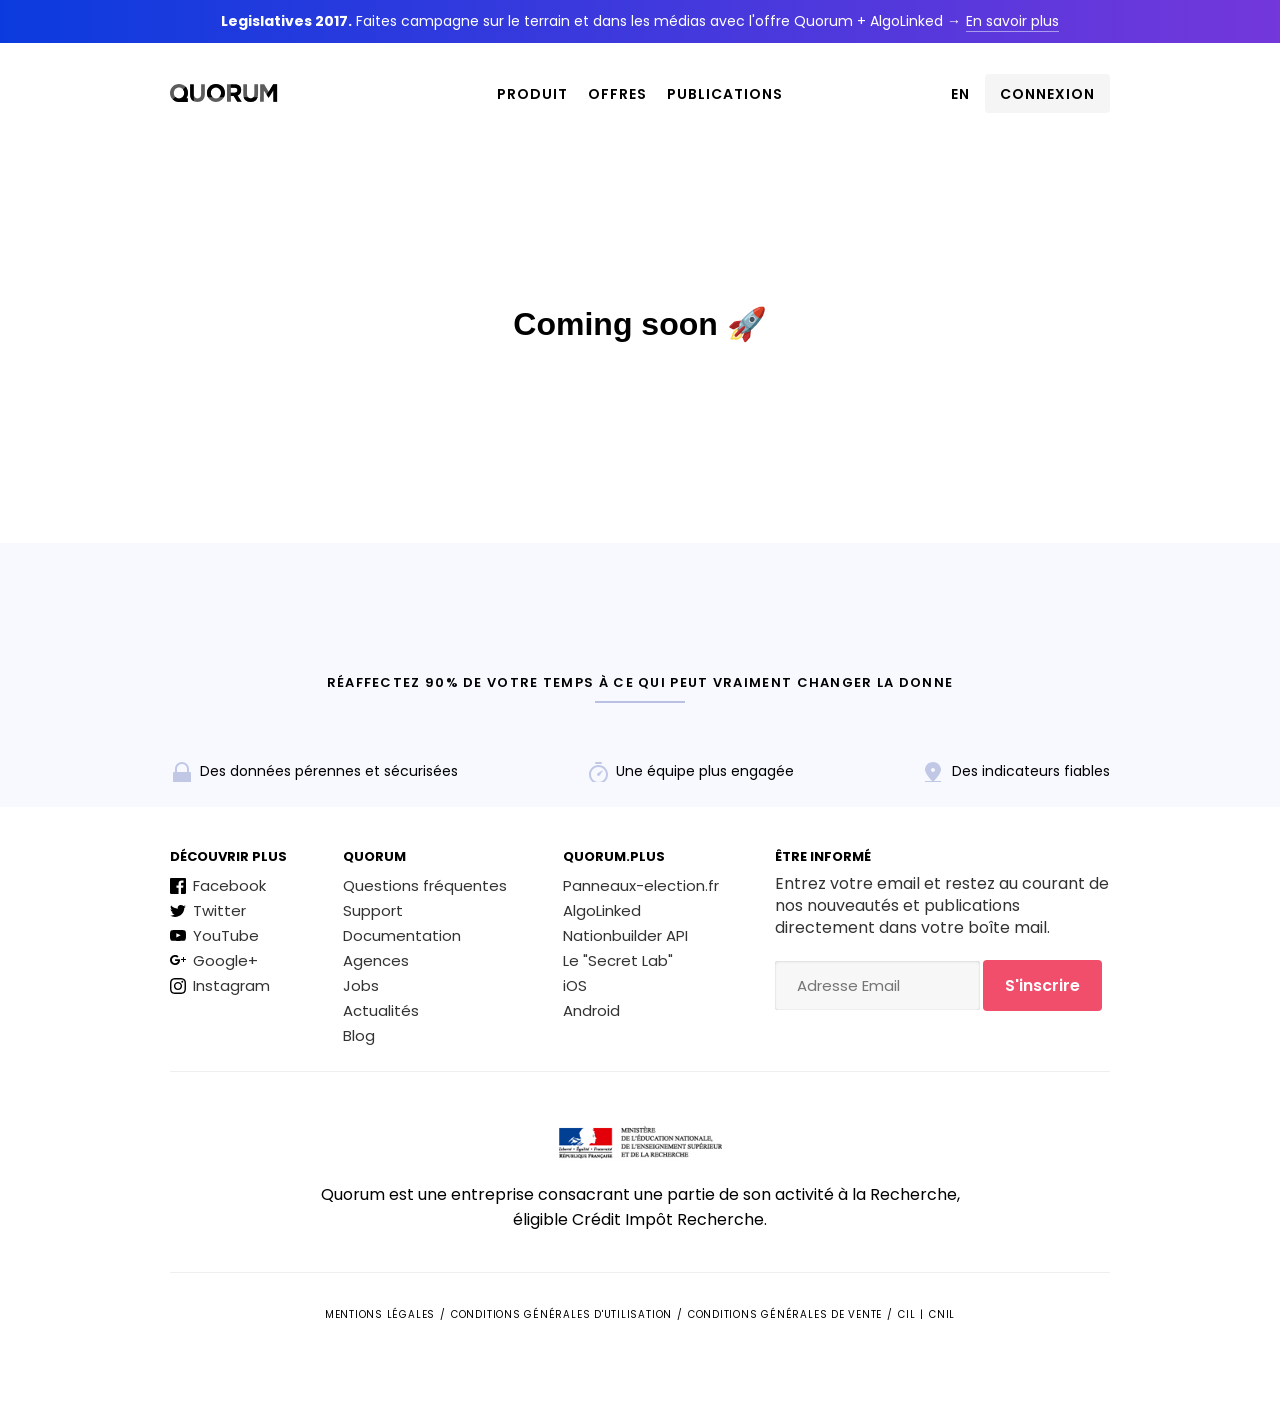
<file: algolinked/index.html>
<!DOCTYPE html><html lang="fr"><head><meta content="text/html; charset=utf-8" http-equiv="content-type" /><title>Quorum | Mobilisation technology</title><meta content="Quorum accompagne et aide au pilotage les collectivités territoriales, ONG, candidats aux élections et leaders d'influence dans leurs campagnes." name="description" /><meta content="width=device-width, initial-scale=1.0, maximum-scale=1, user-scalable=0" name="viewport" /><link href="/stylesheets/all.css" rel="stylesheet" /><link href="https://fonts.googleapis.com/css?family=Montserrat|Poppins:300,400,500,600,700" rel="stylesheet" /></head><body><div class="cookie" id="cnil_message"><p>Hey ! Nous utilisons des cookies sur ce site pour optimiser son fonctionnement et à des fins d'analyse. Pour en savoir plus sur notre utilisation des cookies et sur vos options, rendez-vous <a href="/Mentions_Legales_QUORUM.pdf" target="_blank">ici</a> ! En continuant à utiliser nos services, vous nous autorisez à utiliser des cookies.
</p><img src="/images/icons/cookie-close.svg" onclick="closeCnilBanner();" alt="Cookie close" /></div><div class="banner"><a href="https://algolinked.quorum.co" target="_blank"><p><strong>Legislatives 2017.</strong> Faites campagne sur le terrain et dans les médias avec l'offre Quorum + AlgoLinked →<a href="https://algolinked.quorum.co" class="link" target="_blank">En savoir plus</a>
</p></a></div><header class="header fixed-header"><div class="content" id="menu-toggle"><a href="../" class="logo"><?xml version="1.0" encoding="UTF-8"?>
<svg class="desktop" width="108px" height="18px" viewBox="0 0 108 18" version="1.1" xmlns="http://www.w3.org/2000/svg" xmlns:xlink="http://www.w3.org/1999/xlink">
    <style>

      #logo * {
        transition: .5s all;
      }

      svg:hover #logo-full {
        fill-opacity: 1;
      }

      svg:hover #q {
        fill: #37DBAB;
      }

      svg:hover #u-1 {
        fill: #8256F5;
      }

      svg:hover #o {
        fill: #B137DB;
      }

      svg:hover #r {
        fill: #3768DB;
      }

      svg:hover #u-2 {
        fill: #DC44A3;
      }

      svg:hover #m {
        fill: #37DBAB;
      }
    </style>
    <defs>
        <path d="M9.49817734,17.9232453 C9.32652215,17.9319484 9.1529471,17.9363 8.97745202,17.9363 C7.67075435,17.9363 6.46893317,17.7009504 5.37195242,17.230244 C4.27497167,16.7595376 3.32722677,16.1236807 2.52868931,15.3226541 C1.73015185,14.5216275 1.10907648,13.5802289 0.665444556,12.49843 C0.221812634,11.4166312 0,10.2563987 0,9.01769779 C0,7.72944906 0.225845591,6.56921657 0.677543548,5.48741775 C1.12924151,4.40561892 1.75434984,3.45596244 2.5528873,2.63841982 C3.35142476,1.8208772 4.30320261,1.17676237 5.4082494,0.706056008 C6.51329618,0.235349649 7.71915032,0 9.02584798,0 C10.3325456,0 11.5343668,0.235349649 12.6313476,0.706056008 C13.7283283,1.17676237 14.6760732,1.81261931 15.4746107,2.61364593 C16.2731481,3.41467254 16.8942235,4.35607113 17.3378554,5.43786996 C17.7814874,6.51966878 18.0033,7.67990127 18.0033,8.91860221 C18.0033,9.87653069 17.8742454,10.7518662 17.6161323,11.5941829 C17.3580191,12.4364995 16.9869871,13.2209983 16.503025,13.9477029 L16.1159454,14.3363 L17.7434,14.3363 L17.7434,18 L9.4312,18 L9.49817734,17.9232453 L9.49817734,17.9232453 Z M4.41116091,6.48985819 C4.04381043,7.24403918 3.8364,8.09975372 3.8364,9.00675 C3.8364,12.0440676 6.16234788,14.5063 9.03155,14.5063 C11.9007521,14.5063 14.2267,12.0440676 14.2267,9.00675 C14.2267,5.9694324 11.9007521,3.5072 9.03155,3.5072 C8.8313425,3.5072 8.63378009,3.51918857 8.43946845,3.54252456 C7.88974409,3.59399932 7.37943577,3.72617575 6.90853448,3.93905568 C6.28745278,4.21982754 5.75510502,4.60794752 5.31147524,5.10342727 C4.94549501,5.51218205 4.64539218,5.97432246 4.41116091,6.48985819 L4.41116091,6.48985819 Z M27.4162543,17.9116 C25.1416432,17.9116 23.3510188,17.267483 22.0443274,15.9792295 C20.7376359,14.6909761 20.0843,12.7668829 20.0843,10.2068921 L20.0843,0.2973 L23.8107718,0.2973 L23.8107718,10.1077962 C23.8107718,11.5281782 24.1334068,12.5975776 24.7786866,13.3160267 C25.4239663,14.0344757 26.3192785,14.3936948 27.46465,14.3936948 C28.6100215,14.3936948 29.5053337,14.0468625 30.1506134,13.3531876 C30.7958932,12.6595127 31.1185282,11.6190159 31.1185282,10.2316661 L31.1185282,0.2973 L34.845,0.2973 L34.845,10.0830222 C34.845,11.4043078 34.6715837,12.5521574 34.3247458,13.5266055 C33.977908,14.5010536 33.4818566,15.3144578 32.8365769,15.9668425 C32.1912972,16.6192273 31.4089072,17.106444 30.4893836,17.4285074 C29.56986,17.7505707 28.5454938,17.9116 27.4162543,17.9116 Z M45.9518479,14.4184 C46.6939195,14.4184 47.3795189,14.2780162 48.0086666,13.9972443 C48.6378143,13.7164725 49.174195,13.3283525 49.6178248,12.8328727 C50.0614545,12.337393 50.4082872,11.7634709 50.6583331,11.1110892 C50.9083789,10.4587075 51.0334,9.76091735 51.0334,9.01769773 L51.0334,8.96815 C51.0334,8.22493037 50.9083789,7.52301126 50.6583331,6.86237159 C50.4082872,6.20173192 50.0533887,5.62368089 49.5936269,5.12820114 C49.1338651,4.63272139 48.5894185,4.24047247 47.9602709,3.95144261 C47.3311232,3.66241276 46.6455238,3.5179 45.9034521,3.5179 C45.1452485,3.5179 44.4556162,3.65828382 43.8345345,3.93905568 C43.2134528,4.21982754 42.681105,4.60794752 42.2374752,5.10342727 C41.7938455,5.59890702 41.4470128,6.17282912 41.1969669,6.8252108 C40.9469211,7.47759247 40.8219,8.17538265 40.8219,8.91860227 L40.8219,8.96815 C40.8219,9.71136963 40.9469211,10.4132887 41.1969669,11.0739284 C41.4470128,11.7345681 41.8019113,12.3126191 42.2616731,12.8080989 C42.7214349,13.3035786 43.2618485,13.6958275 43.8829302,13.9848574 C44.5040119,14.2738872 45.1936442,14.4184 45.9518479,14.4184 Z M42.2979524,17.230244 C41.2009717,16.7595376 40.2532268,16.1236807 39.4546893,15.3226541 C38.6561519,14.5216275 38.0350765,13.5802289 37.5914446,12.49843 C37.1478126,11.4166312 36.926,10.2563987 36.926,9.01769779 C36.926,7.72944906 37.1518456,6.56921657 37.6035435,5.48741775 C38.0552415,4.40561892 38.6803498,3.45596244 39.4788873,2.63841982 C40.2774248,1.8208772 41.2292026,1.17676237 42.3342494,0.706056008 C43.4392962,0.235349649 44.6451503,0 45.951848,0 C47.2585456,0 48.4603668,0.235349649 49.5573476,0.706056008 C50.6543283,1.17676237 51.6020732,1.81261931 52.4006107,2.61364593 C53.1991481,3.41467254 53.8202235,4.35607113 54.2638554,5.43786996 C54.7074874,6.51966878 54.9293,7.67990127 54.9293,8.91860221 C54.9293,10.2068509 54.7034544,11.3670834 54.2517565,12.4488823 C53.8000585,13.5306811 53.1749502,14.4803376 52.3764127,15.2978802 C51.5778752,16.1154228 50.6260974,16.7595376 49.5210506,17.230244 C48.4160038,17.7009504 47.2101497,17.9363 45.903452,17.9363 C44.5967544,17.9363 43.3949332,17.7009504 42.2979524,17.230244 Z M64.5358584,8.7205 C65.4553798,8.7205 66.1611422,8.49753507 66.6531668,8.05159851 C67.1451914,7.60566195 67.3912,7.01108879 67.3912,6.26786119 L67.3912,6.21831294 C67.3912,5.39250449 67.1330926,4.77315745 66.6168701,4.36025323 C66.1006475,3.94734901 65.3827863,3.7409 64.463265,3.7409 L60.761,3.7409 L60.761,8.7205 L64.5358584,8.7205 Z M57.0345,0.2973 L64.7778124,0.2973 C66.9233659,0.2973 68.5688034,0.883612137 69.714174,2.056254 C70.6820929,3.04721895 71.1660451,4.36848574 71.1660451,6.020094 L71.1660451,6.069642 C71.1660451,7.47350902 70.8313115,8.61723058 70.1618343,9.500841 C69.4923571,10.3844514 68.6172102,11.0326979 67.5363674,11.4456 L71.6742,17.6391 L67.3185868,17.6391 L63.6889091,12.089724 L60.7609691,12.089724 L60.7609691,17.6391 L57.0345,17.6391 L57.0345,0.2973 Z M80.6274543,17.9116 C78.3528432,17.9116 76.5622188,17.267483 75.2555274,15.9792295 C73.9488359,14.6909761 73.2955,12.7668829 73.2955,10.2068921 L73.2955,0.2973 L77.0219718,0.2973 L77.0219718,10.1077962 C77.0219718,11.5281782 77.3446068,12.5975776 77.9898866,13.3160267 C78.6351663,14.0344757 79.5304785,14.3936948 80.67585,14.3936948 C81.8212215,14.3936948 82.7165337,14.0468625 83.3618134,13.3531876 C84.0070932,12.6595127 84.3297282,11.6190159 84.3297282,10.2316661 L84.3297282,0.2973 L88.0562,0.2973 L88.0562,10.0830222 C88.0562,11.4043078 87.8827837,12.5521574 87.5359458,13.5266055 C87.189108,14.5010536 86.6930566,15.3144578 86.0477769,15.9668425 C85.4024972,16.6192273 84.6201072,17.106444 83.7005836,17.4285074 C82.78106,17.7505707 81.7566938,17.9116 80.6274543,17.9116 Z M90.1615,0.2973 L94.1783443,0.2973 L98.63075,7.630404 L103.083156,0.2973 L107.1,0.2973 L107.1,17.6391 L103.397728,17.6391 L103.397728,6.317382 L98.63075,13.724808 L98.5339586,13.724808 L93.8153764,6.391704 L93.8153764,17.6391 L90.1615,17.6391 L90.1615,0.2973 Z" id="path-1"></path>
    </defs>
    <g id="website" stroke="none" stroke-width="1" fill="none" fill-rule="evenodd">
        <g id="home-red" transform="translate(-250.000000, -28.000000)">
            <g id="header" transform="translate(250.000000, 16.000000)">
                <g id="logo" transform="translate(0.000000, 12.000000)">
                    <mask id="mask-2" fill="white">
                        <use xlink:href="#path-1"></use>
                    </mask>
                    <use id="logo-full" fill-opacity="0.640000045" fill="#000000" xlink:href="#path-1"></use>
                    <polygon id="q" fill="#000000" mask="url(#mask-2)" points="19.9814 -1.5487 19.9814 23.2427 -5.1152 23.2427"></polygon>
                    <path id="m" d="M108.0591,-0.1593 L103.260137,-0.018766084 L94.1521,14.4955666 C94.1521,14.4955666 99.1234734,17.9167884 101.44931,18.353063 C103.652573,18.7663458 108.0591,17.9999912 108.0591,17.9999912 L108.0591,-0.1593 Z" id="Rectangle-1" fill="#000000" mask="url(#mask-2)"></path>
                    <rect id="o" fill="#000000" mask="url(#mask-2)" x="36.7657" y="-0.1593" width="18.3828" height="13.3805"></rect>
                    <rect id="u-2" fill="#000000" mask="url(#mask-2)" x="71.773" y="13.2212" width="18.3828" height="4.9381"></rect>
                    <rect id="u-1" fill="#000000" mask="url(#mask-2)" x="20.1412" y="0.3186" width="3.6766" height="17.5221"></rect>
                    <rect id="r" fill="#000000" mask="url(#mask-2)" x="60.7433" y="0.3186" width="11.6691" height="17.5221"></rect>
                </g>
            </g>
        </g>
    </g>
</svg>
</a><nav><a href="javascript:void(0);" onclick="myMenu()" class="menu-open">Menu</a><div class="menu-items"><ul><li class="products"><a href="../#mobile-app">Produit</a></li><li class="prices"><a href="../pricing">Offres</a></li><li class="news"><a href="https://medium.com/quorum-blog">Publications</a></li><li class="contact"><a href="mailto:contact@quorum.co">Nous contacter</a></li></ul><div class="links"><a href="../en">En</a><a href="https://cloud.quorumapps.com/" target="_blank">Connexion</a></div></div></nav></div></header><h1 style="font-size:80;text-align:center;font-family:sans-serif;margin:200px auto;">Coming soon 🚀</h1><div class="light-blue"><div class="wrapper actions"><h2>Réaffectez 90% de votre temps à ce qui peut vraiment changer la donne</h2><hr /><div class="items"><img src="/images/icons/secure.svg" class="icon" alt="Secure" /><p class="secure">Des données pérennes et sécurisées</p><img src="/images/icons/organization.svg" class="icon" alt="Organization" /><p class="organization">Une équipe plus engagée</p><img src="/images/icons/field.svg" class="icon" alt="Field" /><p class="field">Des indicateurs fiables</p></div></div></div><footer><div class="footer-item"><div class="footer-connect"><h3>Découvrir plus</h3><ul><li class="facebook"><a href="https://www.facebook.com/quorumhq" target="_blank">Facebook</a></li><li class="twitter"><a href="https://twitter.com/quorumhq" target="_blank">Twitter</a></li><li class="youtube"><a href="https://www.youtube.com/channel/UCH4AkGS1qyqyJ_7Ma2LhtGg?view_as=subscriber" target="_blank">YouTube</a></li><li class="google-plus"><a href="https://plus.google.com/+Quorumappsdata" target="_blank">Google+</a></li><li class="instagram"><a href="https://www.instagram.com/quorumteam/" target="_blank">Instagram</a></li></ul></div></div><div class="footer-item"><div class="footer-quorum"><h3>QUORUM</h3><ul><li><a href="/faq">Questions fréquentes</a></li><li><a href="mailto:support@quorum.co">Support</a></li><li><a href="https://www.getquorum.co/" target="_blank">Documentation</a></li><li><a href="https://www.getquorum.co/" target="_blank">Agences</a></li><li><a href="https://angel.co/quorum/jobs" target="_blank">Jobs</a></li><li><a href="/news">Actualités</a></li><li><a href="https://medium.com/quorum-blog" target="_blank">Blog</a></li></ul></div></div><div class="footer-item"><div class="footer-plus"><h3>QUORUM.PLUS</h3><ul><li><a href="https://panneaux-election.fr/" target="_blank">Panneaux-election.fr</a></li><li><a href="https://algolinked.quorum.co" target="_blank">AlgoLinked</a></li><li><a href="../nationbuilder" target="_blank">Nationbuilder API</a></li><li><a href="../secret-lab" target="_blank">Le "Secret Lab"</a></li><li><a href="https://itunes.apple.com/fr/app/quorum-campaignapp-mobilisation-election/id1186778175" target="_blank">iOS</a></li><li><a href="https://play.google.com/store/apps/details?id=com.quorumapps.quorum128598&amp;hl=fr" target="_blank">Android</a></li></ul></div></div><div class="footer-item"><div class="footer-news"><h3>Être informé</h3><p>Entrez votre email et restez au courant de nos nouveautés et publications directement dans votre boîte mail.
</p><!--Begin MailChimp Signup Form--><div id="mc_embed_signup"><form action="//quorum.us12.list-manage.com/subscribe/post?u=8d7c7595072992d8808c7993d&amp;id=e648f190bc" class="validate" id="mc-embedded-subscribe-form" method="post" name="mc-embedded-subscribe-form" novalidate="" target="_blank"><div id="mc_embed_signup_scroll"><input class="required email" id="mce-EMAIL" name="EMAIL" placeholder="Adresse Email" type="email" value="" /><div aria-hidden="true" style="position: absolute; left: -5000px;"><input name="b_8d7c7595072992d8808c7993d_e648f190bc" tabindex="-1" type="text" value="" /></div><div class="clear"><input class="button" id="mc-embedded-subscribe" name="subscribe" type="submit" value="S'inscrire" /></div></div></form></div><!--End mc_embed_signup--></div></div></footer><div class="wrapper cir"><img src="/images/cir.png" alt="Cir" /><p>Quorum est une entreprise consacrant une partie de son activité à la Recherche, éligible Crédit Impôt Recherche.
</p></div><div class="legal"><a href="/Mentions_Legales_QUORUM.pdf" target="_blank">Mentions légales</a><span>/</span><a href="/CGU_QUORUM.pdf" target="_blank">Conditions générales d'utilisation</a><span>/</span><a href="/CGV_QUORUM.pdf" target="_blank">Conditions générales de vente</a><span>/</span><a href="mailto:cil@quorum.co">CIL</a><span>|</span><a href="mailto:cil@quorum.co">CNIL</a><span>/</span></div><script src="/javascripts/all.js"></script><script src="/javascripts/cookie.js"></script><script src="/javascripts/fluffy.js"></script><script src="/javascripts/smooth-scroll.js"></script><script src="/javascripts/intercom.js"></script><script src="/javascripts/analytics.js"></script></body></html>
</file>
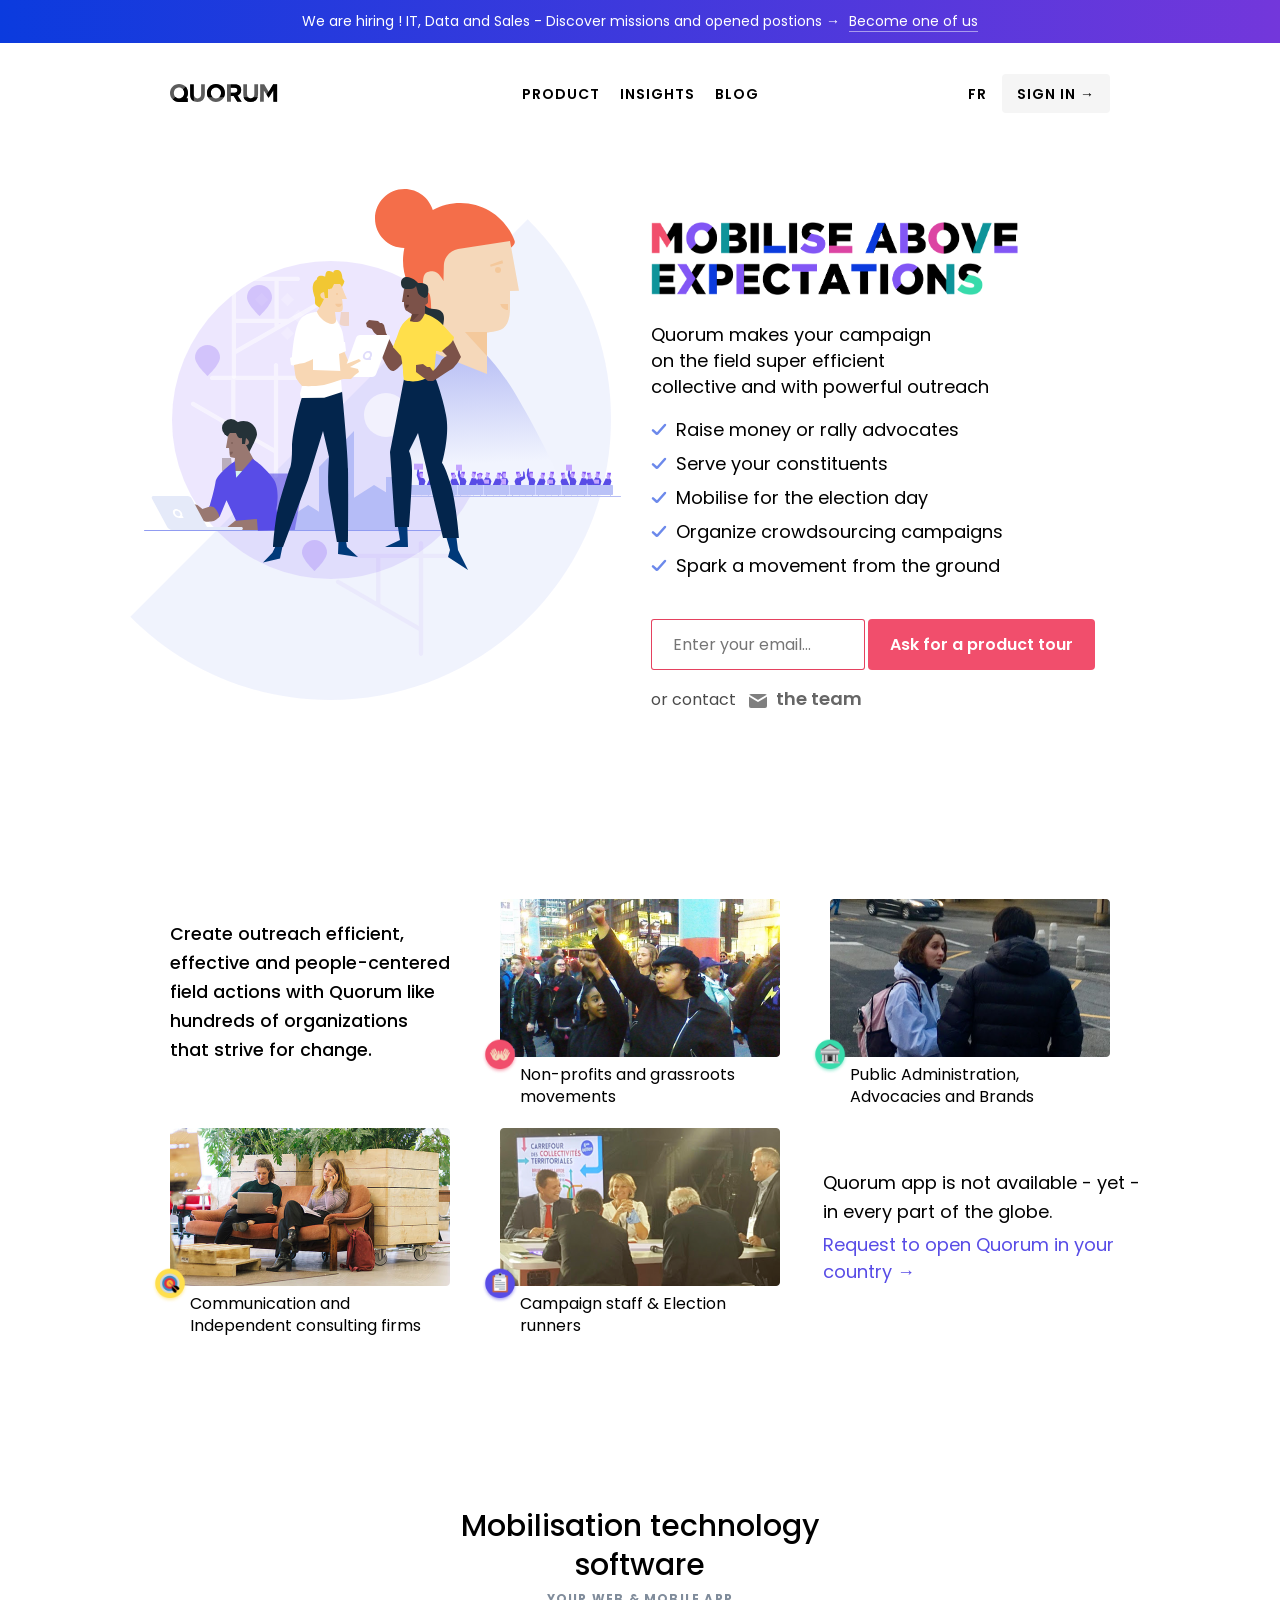
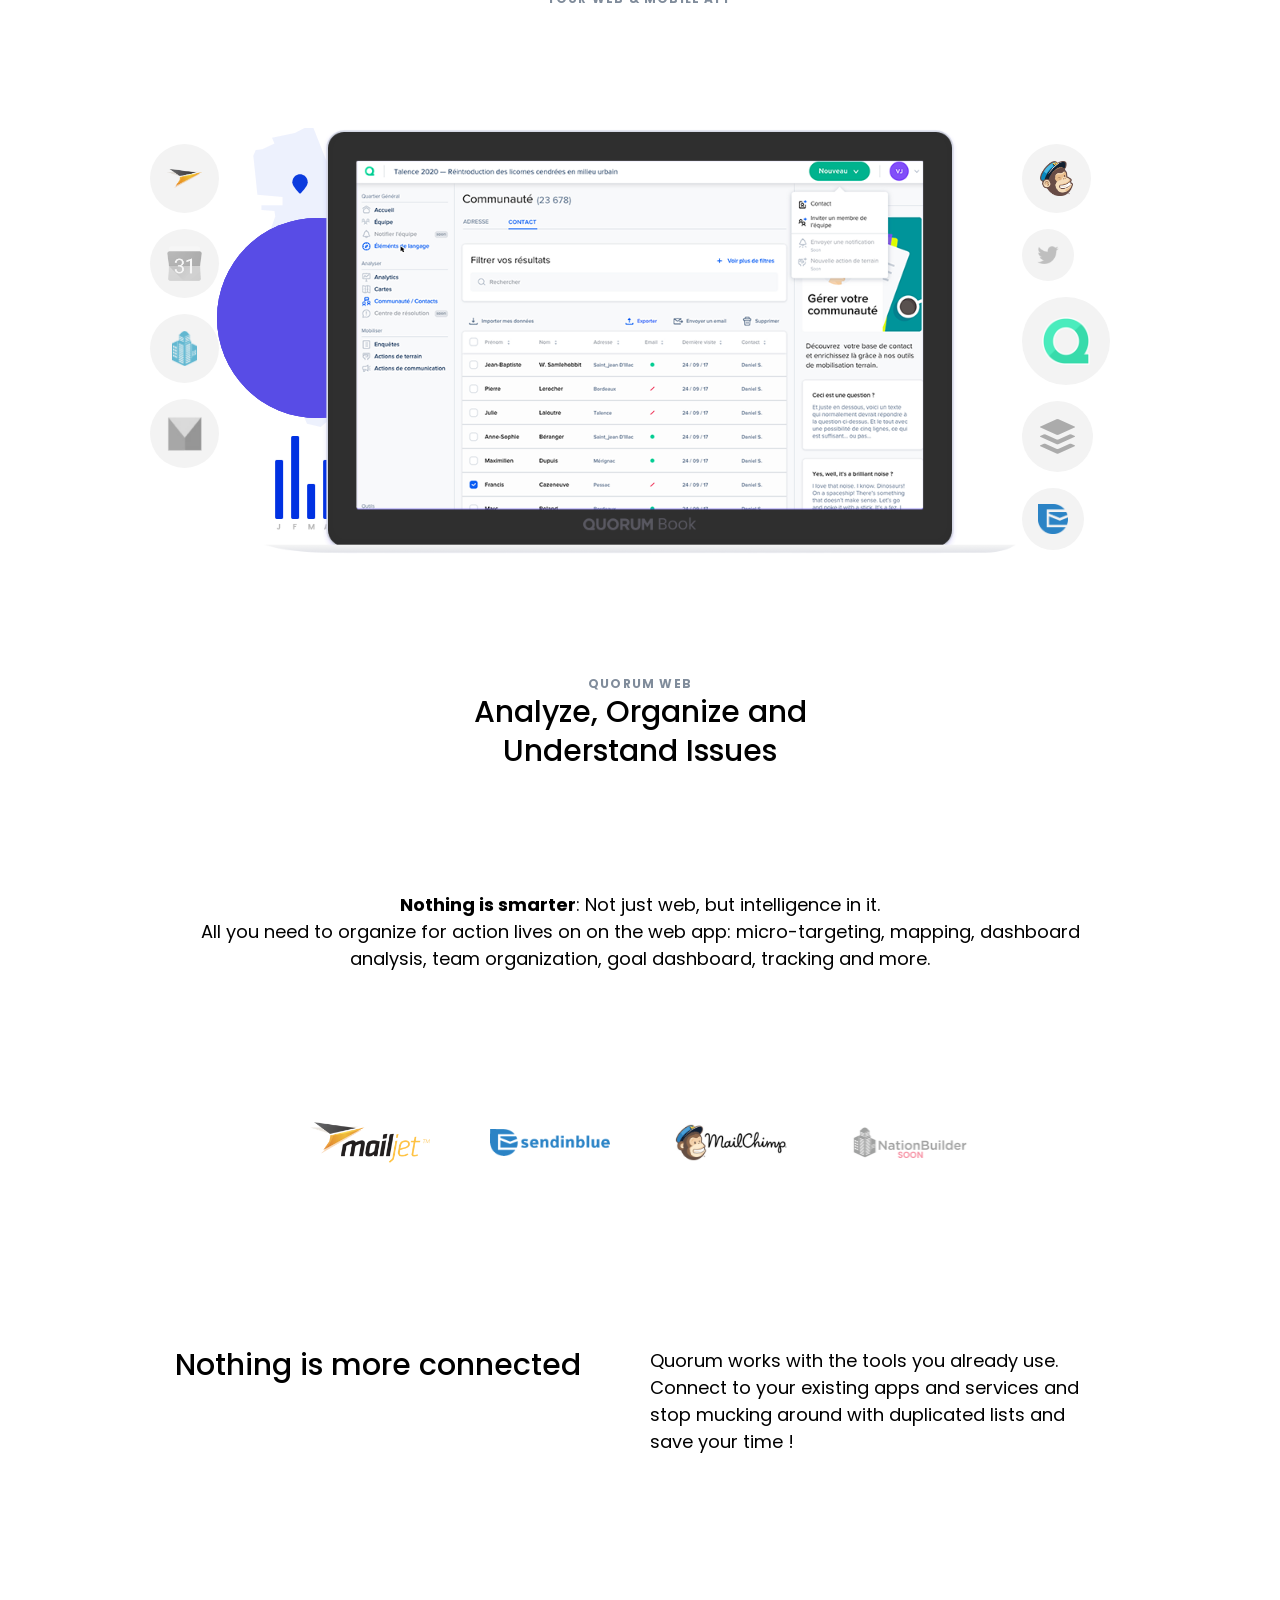
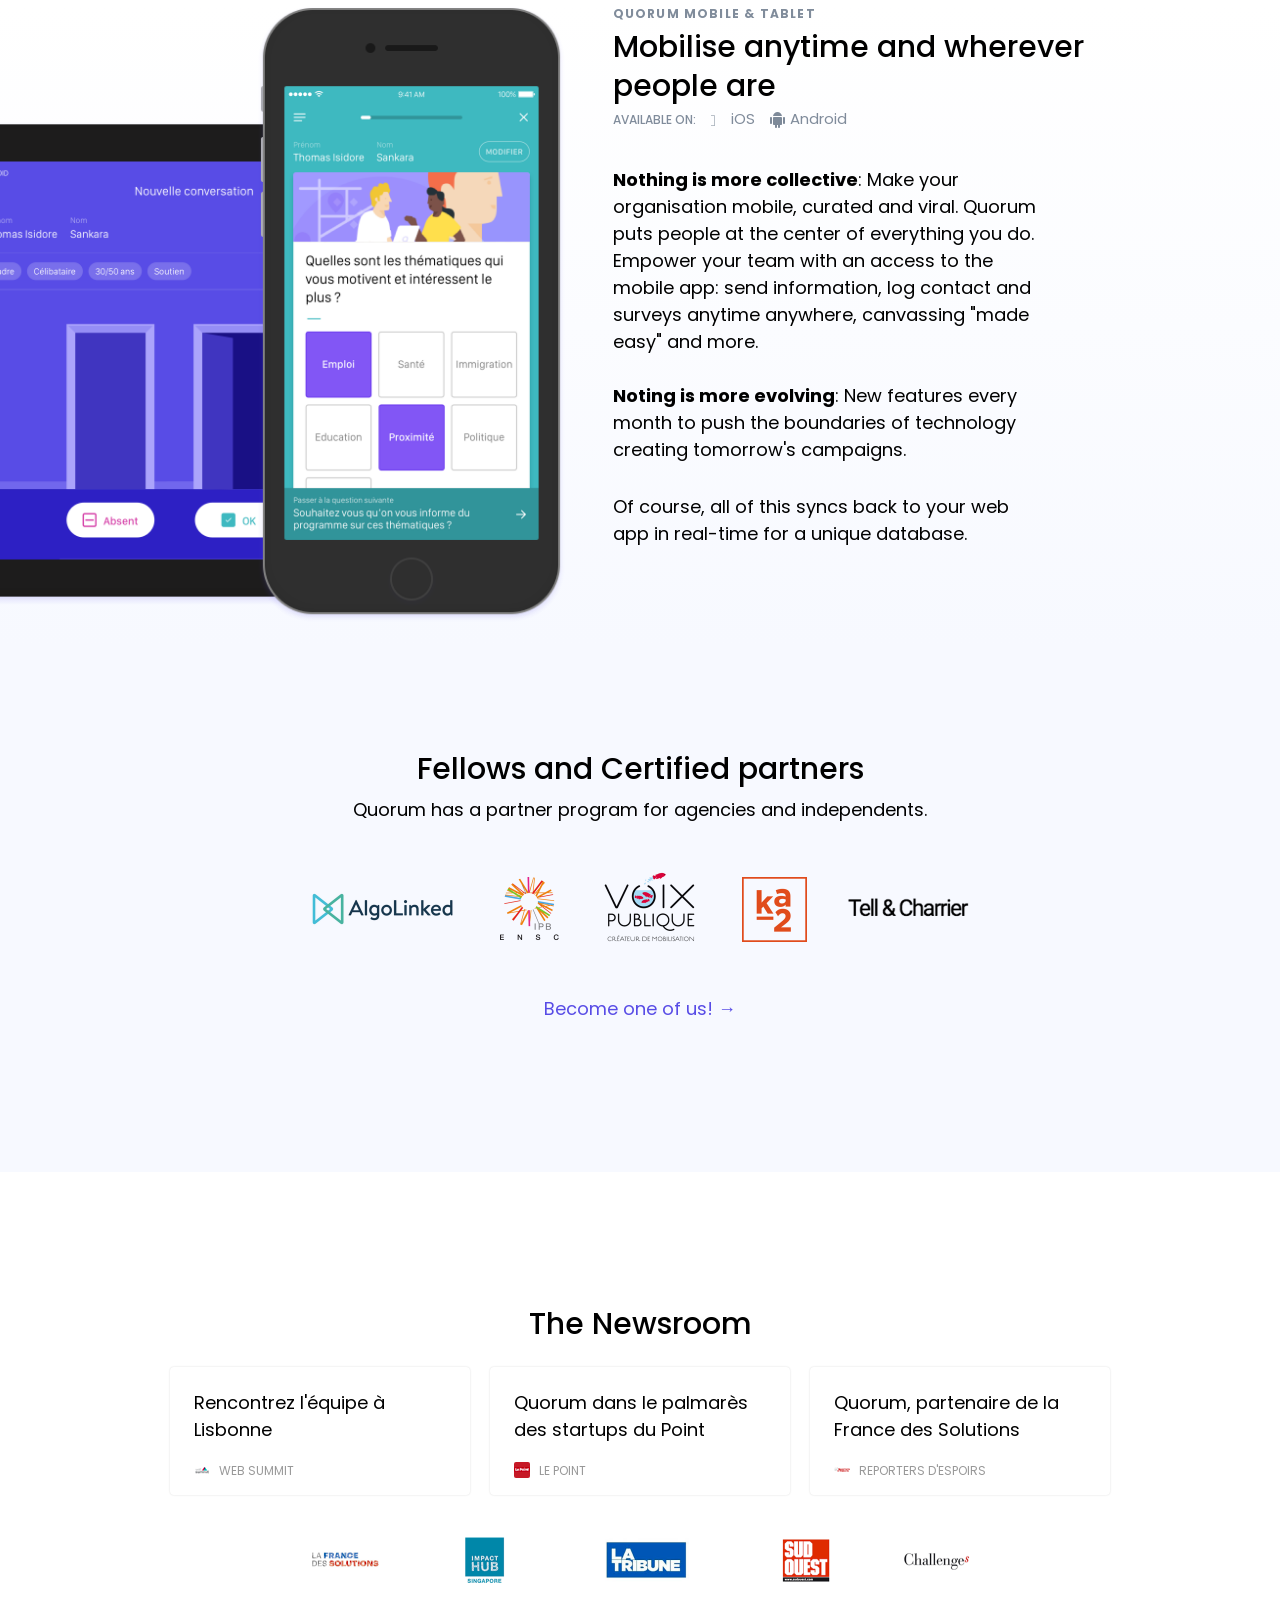
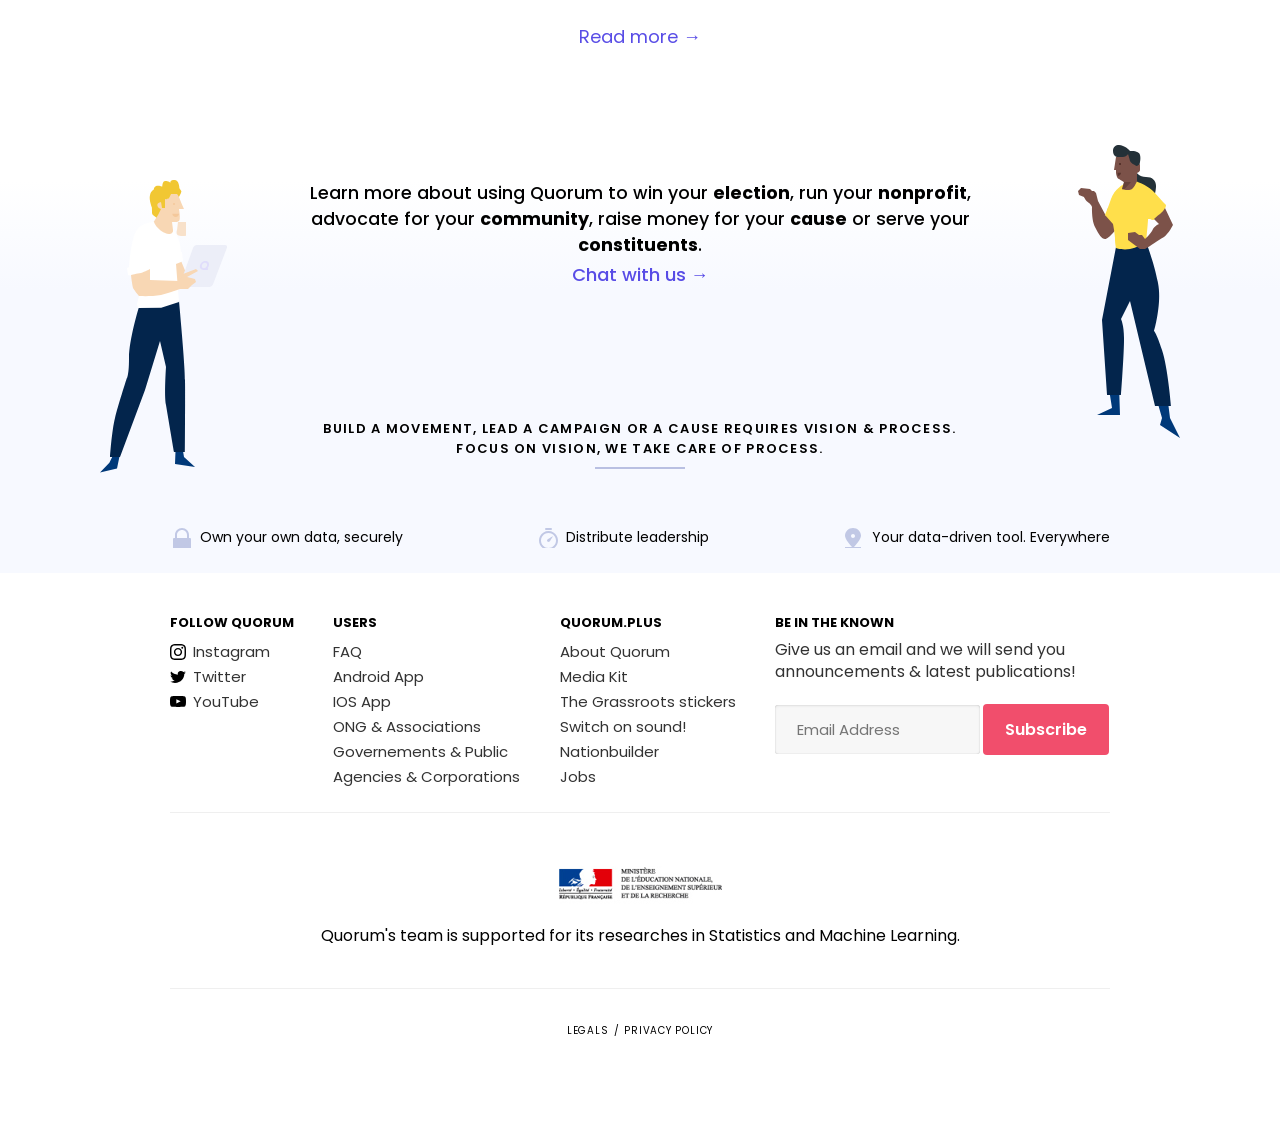
<file: en/index.html>
<!DOCTYPE html><html lang="fr"><head><meta content="text/html; charset=utf-8" http-equiv="content-type" /><title>Quorum | Mobilise above expectations</title><meta content="Quorum accompagne et aide au pilotage les collectivités territoriales, ONG, candidats aux élections et leaders d'influence dans leurs campagnes." name="description" /><meta content="width=device-width, initial-scale=1.0, maximum-scale=1, user-scalable=0" name="viewport" /><link href="/stylesheets/all.css" rel="stylesheet" /><link href="https://fonts.googleapis.com/css?family=Montserrat|Poppins:300,400,500,600,700" rel="stylesheet" /></head><body><div class="cookie" id="cnil_message"><p>Hey! Our website use cookies - so that we can provide the most secure & effective experience possible for our users! Continue to use the site as normal if you're happy with this or find out more here <a href="/PrivacyPolicy_QUORUM.pdf" target="_blank">here</a>.
</p><img src="/images/icons/cookie-close.svg" onclick="closeCnilBanner();" alt="Cookie close" /></div><div class="banner"><a href="https://angel.co/quorum/jobs" target="_blank"><p>We are hiring ! IT, Data and Sales - Discover missions and opened postions → <a href="https://angel.co/quorum/jobs" class="link" target="_blank"> Become one of us</a></p></a></div><header class="header fixed-header"><div class="content" id="menu-toggle"><a href="../../en" class="logo"><?xml version="1.0" encoding="UTF-8"?>
<svg class="desktop" width="108px" height="18px" viewBox="0 0 108 18" version="1.1" xmlns="http://www.w3.org/2000/svg" xmlns:xlink="http://www.w3.org/1999/xlink">
    <style>

      #logo * {
        transition: .5s all;
      }

      svg:hover #logo-full {
        fill-opacity: 1;
      }

      svg:hover #q {
        fill: #37DBAB;
      }

      svg:hover #u-1 {
        fill: #8256F5;
      }

      svg:hover #o {
        fill: #B137DB;
      }

      svg:hover #r {
        fill: #3768DB;
      }

      svg:hover #u-2 {
        fill: #DC44A3;
      }

      svg:hover #m {
        fill: #37DBAB;
      }
    </style>
    <defs>
        <path d="M9.49817734,17.9232453 C9.32652215,17.9319484 9.1529471,17.9363 8.97745202,17.9363 C7.67075435,17.9363 6.46893317,17.7009504 5.37195242,17.230244 C4.27497167,16.7595376 3.32722677,16.1236807 2.52868931,15.3226541 C1.73015185,14.5216275 1.10907648,13.5802289 0.665444556,12.49843 C0.221812634,11.4166312 0,10.2563987 0,9.01769779 C0,7.72944906 0.225845591,6.56921657 0.677543548,5.48741775 C1.12924151,4.40561892 1.75434984,3.45596244 2.5528873,2.63841982 C3.35142476,1.8208772 4.30320261,1.17676237 5.4082494,0.706056008 C6.51329618,0.235349649 7.71915032,0 9.02584798,0 C10.3325456,0 11.5343668,0.235349649 12.6313476,0.706056008 C13.7283283,1.17676237 14.6760732,1.81261931 15.4746107,2.61364593 C16.2731481,3.41467254 16.8942235,4.35607113 17.3378554,5.43786996 C17.7814874,6.51966878 18.0033,7.67990127 18.0033,8.91860221 C18.0033,9.87653069 17.8742454,10.7518662 17.6161323,11.5941829 C17.3580191,12.4364995 16.9869871,13.2209983 16.503025,13.9477029 L16.1159454,14.3363 L17.7434,14.3363 L17.7434,18 L9.4312,18 L9.49817734,17.9232453 L9.49817734,17.9232453 Z M4.41116091,6.48985819 C4.04381043,7.24403918 3.8364,8.09975372 3.8364,9.00675 C3.8364,12.0440676 6.16234788,14.5063 9.03155,14.5063 C11.9007521,14.5063 14.2267,12.0440676 14.2267,9.00675 C14.2267,5.9694324 11.9007521,3.5072 9.03155,3.5072 C8.8313425,3.5072 8.63378009,3.51918857 8.43946845,3.54252456 C7.88974409,3.59399932 7.37943577,3.72617575 6.90853448,3.93905568 C6.28745278,4.21982754 5.75510502,4.60794752 5.31147524,5.10342727 C4.94549501,5.51218205 4.64539218,5.97432246 4.41116091,6.48985819 L4.41116091,6.48985819 Z M27.4162543,17.9116 C25.1416432,17.9116 23.3510188,17.267483 22.0443274,15.9792295 C20.7376359,14.6909761 20.0843,12.7668829 20.0843,10.2068921 L20.0843,0.2973 L23.8107718,0.2973 L23.8107718,10.1077962 C23.8107718,11.5281782 24.1334068,12.5975776 24.7786866,13.3160267 C25.4239663,14.0344757 26.3192785,14.3936948 27.46465,14.3936948 C28.6100215,14.3936948 29.5053337,14.0468625 30.1506134,13.3531876 C30.7958932,12.6595127 31.1185282,11.6190159 31.1185282,10.2316661 L31.1185282,0.2973 L34.845,0.2973 L34.845,10.0830222 C34.845,11.4043078 34.6715837,12.5521574 34.3247458,13.5266055 C33.977908,14.5010536 33.4818566,15.3144578 32.8365769,15.9668425 C32.1912972,16.6192273 31.4089072,17.106444 30.4893836,17.4285074 C29.56986,17.7505707 28.5454938,17.9116 27.4162543,17.9116 Z M45.9518479,14.4184 C46.6939195,14.4184 47.3795189,14.2780162 48.0086666,13.9972443 C48.6378143,13.7164725 49.174195,13.3283525 49.6178248,12.8328727 C50.0614545,12.337393 50.4082872,11.7634709 50.6583331,11.1110892 C50.9083789,10.4587075 51.0334,9.76091735 51.0334,9.01769773 L51.0334,8.96815 C51.0334,8.22493037 50.9083789,7.52301126 50.6583331,6.86237159 C50.4082872,6.20173192 50.0533887,5.62368089 49.5936269,5.12820114 C49.1338651,4.63272139 48.5894185,4.24047247 47.9602709,3.95144261 C47.3311232,3.66241276 46.6455238,3.5179 45.9034521,3.5179 C45.1452485,3.5179 44.4556162,3.65828382 43.8345345,3.93905568 C43.2134528,4.21982754 42.681105,4.60794752 42.2374752,5.10342727 C41.7938455,5.59890702 41.4470128,6.17282912 41.1969669,6.8252108 C40.9469211,7.47759247 40.8219,8.17538265 40.8219,8.91860227 L40.8219,8.96815 C40.8219,9.71136963 40.9469211,10.4132887 41.1969669,11.0739284 C41.4470128,11.7345681 41.8019113,12.3126191 42.2616731,12.8080989 C42.7214349,13.3035786 43.2618485,13.6958275 43.8829302,13.9848574 C44.5040119,14.2738872 45.1936442,14.4184 45.9518479,14.4184 Z M42.2979524,17.230244 C41.2009717,16.7595376 40.2532268,16.1236807 39.4546893,15.3226541 C38.6561519,14.5216275 38.0350765,13.5802289 37.5914446,12.49843 C37.1478126,11.4166312 36.926,10.2563987 36.926,9.01769779 C36.926,7.72944906 37.1518456,6.56921657 37.6035435,5.48741775 C38.0552415,4.40561892 38.6803498,3.45596244 39.4788873,2.63841982 C40.2774248,1.8208772 41.2292026,1.17676237 42.3342494,0.706056008 C43.4392962,0.235349649 44.6451503,0 45.951848,0 C47.2585456,0 48.4603668,0.235349649 49.5573476,0.706056008 C50.6543283,1.17676237 51.6020732,1.81261931 52.4006107,2.61364593 C53.1991481,3.41467254 53.8202235,4.35607113 54.2638554,5.43786996 C54.7074874,6.51966878 54.9293,7.67990127 54.9293,8.91860221 C54.9293,10.2068509 54.7034544,11.3670834 54.2517565,12.4488823 C53.8000585,13.5306811 53.1749502,14.4803376 52.3764127,15.2978802 C51.5778752,16.1154228 50.6260974,16.7595376 49.5210506,17.230244 C48.4160038,17.7009504 47.2101497,17.9363 45.903452,17.9363 C44.5967544,17.9363 43.3949332,17.7009504 42.2979524,17.230244 Z M64.5358584,8.7205 C65.4553798,8.7205 66.1611422,8.49753507 66.6531668,8.05159851 C67.1451914,7.60566195 67.3912,7.01108879 67.3912,6.26786119 L67.3912,6.21831294 C67.3912,5.39250449 67.1330926,4.77315745 66.6168701,4.36025323 C66.1006475,3.94734901 65.3827863,3.7409 64.463265,3.7409 L60.761,3.7409 L60.761,8.7205 L64.5358584,8.7205 Z M57.0345,0.2973 L64.7778124,0.2973 C66.9233659,0.2973 68.5688034,0.883612137 69.714174,2.056254 C70.6820929,3.04721895 71.1660451,4.36848574 71.1660451,6.020094 L71.1660451,6.069642 C71.1660451,7.47350902 70.8313115,8.61723058 70.1618343,9.500841 C69.4923571,10.3844514 68.6172102,11.0326979 67.5363674,11.4456 L71.6742,17.6391 L67.3185868,17.6391 L63.6889091,12.089724 L60.7609691,12.089724 L60.7609691,17.6391 L57.0345,17.6391 L57.0345,0.2973 Z M80.6274543,17.9116 C78.3528432,17.9116 76.5622188,17.267483 75.2555274,15.9792295 C73.9488359,14.6909761 73.2955,12.7668829 73.2955,10.2068921 L73.2955,0.2973 L77.0219718,0.2973 L77.0219718,10.1077962 C77.0219718,11.5281782 77.3446068,12.5975776 77.9898866,13.3160267 C78.6351663,14.0344757 79.5304785,14.3936948 80.67585,14.3936948 C81.8212215,14.3936948 82.7165337,14.0468625 83.3618134,13.3531876 C84.0070932,12.6595127 84.3297282,11.6190159 84.3297282,10.2316661 L84.3297282,0.2973 L88.0562,0.2973 L88.0562,10.0830222 C88.0562,11.4043078 87.8827837,12.5521574 87.5359458,13.5266055 C87.189108,14.5010536 86.6930566,15.3144578 86.0477769,15.9668425 C85.4024972,16.6192273 84.6201072,17.106444 83.7005836,17.4285074 C82.78106,17.7505707 81.7566938,17.9116 80.6274543,17.9116 Z M90.1615,0.2973 L94.1783443,0.2973 L98.63075,7.630404 L103.083156,0.2973 L107.1,0.2973 L107.1,17.6391 L103.397728,17.6391 L103.397728,6.317382 L98.63075,13.724808 L98.5339586,13.724808 L93.8153764,6.391704 L93.8153764,17.6391 L90.1615,17.6391 L90.1615,0.2973 Z" id="path-1"></path>
    </defs>
    <g id="website" stroke="none" stroke-width="1" fill="none" fill-rule="evenodd">
        <g id="home-red" transform="translate(-250.000000, -28.000000)">
            <g id="header" transform="translate(250.000000, 16.000000)">
                <g id="logo" transform="translate(0.000000, 12.000000)">
                    <mask id="mask-2" fill="white">
                        <use xlink:href="#path-1"></use>
                    </mask>
                    <use id="logo-full" fill-opacity="0.640000045" fill="#000000" xlink:href="#path-1"></use>
                    <polygon id="q" fill="#000000" mask="url(#mask-2)" points="19.9814 -1.5487 19.9814 23.2427 -5.1152 23.2427"></polygon>
                    <path id="m" d="M108.0591,-0.1593 L103.260137,-0.018766084 L94.1521,14.4955666 C94.1521,14.4955666 99.1234734,17.9167884 101.44931,18.353063 C103.652573,18.7663458 108.0591,17.9999912 108.0591,17.9999912 L108.0591,-0.1593 Z" id="Rectangle-1" fill="#000000" mask="url(#mask-2)"></path>
                    <rect id="o" fill="#000000" mask="url(#mask-2)" x="36.7657" y="-0.1593" width="18.3828" height="13.3805"></rect>
                    <rect id="u-2" fill="#000000" mask="url(#mask-2)" x="71.773" y="13.2212" width="18.3828" height="4.9381"></rect>
                    <rect id="u-1" fill="#000000" mask="url(#mask-2)" x="20.1412" y="0.3186" width="3.6766" height="17.5221"></rect>
                    <rect id="r" fill="#000000" mask="url(#mask-2)" x="60.7433" y="0.3186" width="11.6691" height="17.5221"></rect>
                </g>
            </g>
        </g>
    </g>
</svg>
</a><nav><a href="javascript:void(0);" onclick="myMenu()" class="menu-open">Menu</a><div class="menu-items"><ul><li class="products"><a href="../../en#mobile-app">Product</a></li><li class="prices"><a href="../../en/insights">Insights</a></li><li class="news"><a href="https://medium.com/quorum-blog">Blog</a></li><li class="contact"><a href="mailto:contact@quorum.co">GET IN TOUCH</a></li></ul><div class="links"><a href="../../">FR</a><a href="https://cloud.quorumapps.com/" target="_blank">Sign in →</a></div></div></nav></div></header><div class="wrapper hero"><img src="/images/hero-illustration.svg" class="hero-illustration" alt="Hero illustration" /><div class="features"><img src="/images/mobilise-above.png" alt="Mobilise above" /><p class="use-quorum">Quorum makes your campaign <br>on the field super efficient <br> collective and with powerful outreach </p><ul><li><p>Raise money or rally advocates</p></li><li><p>Serve your constituents</p></li><li><p>Mobilise for the election day</p></li><li><p>Organize crowdsourcing campaigns</p></li><li><p>Spark a movement from the ground</p></li></ul><!--Begin MailChimp Signup Form--><div id="mc_embed_signup"><form action="//quorum.us12.list-manage.com/subscribe/post?u=8d7c7595072992d8808c7993d&amp;id=1a9fa5234e" class="validate" id="mc-embedded-subscribe-form" method="post" name="mc-embedded-subscribe-form" novalidate="" target="_blank"><div id="mc_embed_signup_scroll"><input autofocus="" class="required email" id="mce-EMAIL" name="EMAIL" placeholder="Enter your email..." type="email" value="" /><div aria-hidden="true" style="position: absolute; left: -5000px;"><input name="b_8d7c7595072992d8808c7993d_1a9fa5234e" tabindex="-1" type="text" value="" /></div><div class="clear"><input class="button" id="mc-embedded-subscribe" name="subscribe" type="submit" value="Ask for a product tour" /></div></div></form></div><!--End mc_embed_signup--><div class="call-us"><p>or contact</p><a href="mailto:hq@quorum.co" class="email">the team</a></div></div></div><div class="wrapper cards"><div class="card about"><p><br>Create outreach efficient, effective and people-centered field actions with Quorum like hundreds of organizations that strive for change.
</p></div><div class="card"><div class="image"><img src="/images/about/en-non-profit.png" alt="En non profit" /><img src="/images/icons/non-profit.png" class="icon" alt="Non profit" /></div><p>Non-profits and grassroots movements</p></div><div class="card"><div class="image"><img src="/images/about/en-public.png" alt="En public" /><img src="/images/icons/public.png" class="icon" alt="Public" /></div><p>Public Administration, Advocacies and Brands</p></div><div class="card"><div class="image"><img src="/images/about/en-agency.png" alt="En agency" /><img src="/images/icons/agency.png" class="icon" alt="Agency" /></div><p>Communication and Independent consulting firms</p></div><div class="card"><div class="image"><img src="/images/about/en-campaign.png" alt="En campaign" /><img src="/images/icons/campaign.png" class="icon" alt="Campaign" /></div><p>Campaign staff & Election runners</p></div><div class="card"><div class="catchphrase"><p>Quorum app is not available - yet - in every part of the globe.</p><span><a href="mailto:pmsh755t@incoming.intercom-mail.com" class="button intercom_link">Request to open Quorum in your country →</a></span></div></div></div><div class="white"><div class="wrapper web-app"><div class="big-title-container"><h2 class="big-title">Mobilisation technology software</h2><h3 class="big-title-subtitle">Your Web & Mobile app</h3></div><div class="web-illustration"><img src="/images/illustration-screen2.png" class="screen" alt="Illustration screen2" /><div class="logo-container"><div class="bubble-container"><div class="item mailjet"><img src="/images/api/mailjet.png" alt="Mailjet" /></div><div class="item agenda"><img src="/images/api/agenda.png" alt="Agenda" /></div><div class="item nationbuilder"><img src="/images/api/nationbuilder.png" alt="Nationbuilder" /></div><div class="item digitale"><img src="/images/api/digitalebox.png" alt="Digitalebox" /></div></div></div><div class="logo-container-right"><div class="bubble-container"><div class="item mailchimp"><img src="/images/api/mailchimp.png" alt="Mailchimp" /></div><div class="item twitter"><img src="/images/api/twitter.png" alt="Twitter" /></div><div class="item quorum"><img src="/images/api/quorum.png" alt="Quorum" /></div><div class="item buffer"><img src="/images/api/buffer.png" alt="Buffer" /></div><div class="item sendinblue"><img src="/images/api/sendinblue.png" alt="Sendinblue" /></div></div></div><div class="mapcontainer"><div class="poi-container"><img src="/images/poi.svg" class="poi" alt="Poi" /></div><div class="wavemap"></div><div class="wavemap-1"></div><div class="wavemap-2"></div><img src="/images/map.svg" class="map" alt="Map" /></div></div><h3>Quorum web</h3><h2 class="analyse">Analyze, Organize and Understand Issues</h2><p><strong>Nothing is smarter</strong>: Not just web, but intelligence in it.<br>All you need to organize for action lives on on the web app: micro-targeting, mapping, dashboard analysis, team organization, goal dashboard, tracking and more.
</p></div><div class="wrapper second-t-webapp"><div class="api"><img src="/images/mailjet-logo.png" class="mailjet-logo api-web" alt="Mailjet logo" /><img src="/images/sendinblue-logo.png" class="sendinblue-logo api-web" alt="Sendinblue logo" /><img src="/images/mailchimp-logo.png" class="mailchimp api-web" alt="Mailchimp logo" /><img src="/images/nationbuilder-logo.png" class="nationbuilder-logo.png api-web" alt="Nationbuilder logo" /></div><div class="api-mobile"><div class="item"><div class="blue-container"><img src="/images/api/mailchimp.png" alt="Mailchimp" /></div><p>Mailchimp</p></div><div class="item"><div class="blue-container"><img src="/images/api/sendinblue.png" alt="Sendinblue" /></div><p>Sendinblue</p></div><div class="item"><div class="blue-container"><img src="/images/api/mailjet.png" alt="Mailjet" /></div><p>Mailjet</p></div><div class="item nation"><div class="blue-container"><img src="/images/api/nationbuilder.png" alt="Nationbuilder" /></div><div class="nation-container"><p>Nationbuilder</p><p class="soon">SOON</p></div></div></div><div class="container-txt"><h2>Nothing is more connected <br></h2><p>Quorum works with the tools you already use. Connect to your existing apps and services and stop mucking around with duplicated lists and save your time !
</p></div></div></div><div class="shade-blue" id="mobile-app"><div class="wrapper mobile-app"><img src="/images/mobile-app-illustration.png" alt="Mobile app illustration" /><div class="content"><h3>Quorum mobile & tablet</h3><h2>Mobilise anytime and wherever people are</h2><div class="download"><span class="available">Available on:</span><span class="ios"><a href="https://itunes.apple.com/fr/app/quorum-campaignapp-mobilisation-election/id1186778175" target="_blank">iOS</a></span><span class="android"><a href="https://play.google.com/store/apps/details?id=com.quorumapps.quorum128598&amp;hl=en" target="_blank">Android</a></span></div><p><strong>Nothing is more collective</strong>: Make your organisation mobile, curated and viral. Quorum puts people at the center of everything you do.<br> Empower your team with an access to the mobile app: send information, log contact and surveys anytime anywhere, canvassing "made easy" and more.
<br><br><strong>Noting is more evolving</strong>: New features every month to push the boundaries of technology creating tomorrow's campaigns.
</p><p class="padded">Of course, all of this syncs back to your web app in real-time for a unique database.
</p></div></div></div><div class="light-blue"><div class="wrapper partners"><h2>Fellows and Certified partners</h2><h3>Quorum has a partner program for agencies and independents.</h3><img src="/images/partners-desktop.png" class="partners desktop" alt="Partners desktop" /><img src="/images/partners-mobile.png" class="partners mobile" alt="Partners mobile" /><a href="https://www.getquorum.co/" class="blue-link" target="_blank">Become one of us! →</a></div></div><div class="wrapper news"><h2>The Newsroom</h2><div class="articles"><div class="article"><a href="https://websummit.com/" target="_blank"><p>Rencontrez l'équipe à Lisbonne</p><div class="source"><img src="/images/news/web-summit-2016.png" class="icon-article" alt="Web summit 2016" /><span>Web Summit</span></div></a></div><div class="article"><a href="http://www.lepoint.fr/dossiers/high-tech-internet/palmares-start-up/" target="_blank"><p>Quorum dans le palmarès des startups du Point</p><div class="source"><img src="/images/news/palmares-point-2016.png" class="icon-article" alt="Palmares point 2016" /><span>Le Point</span></div></a></div><div class="article"><a href="http://lvwm.r.bh.d.sendibt3.com/116qnykikjpvfl.html" target="_blank"><p>Quorum, partenaire de la France des Solutions</p><div class="source"><img src="/images/news/france-solutions-2016.png" class="icon-article" alt="France solutions 2016" /><span>Reporters d'espoirs</span></div></a></div></div><img src="/images/logos-press-desktop.png" class="logos desktop" alt="Logos press desktop" /><img src="/images/logos-press-mobile.png" class="logos mobile" alt="Logos press mobile" /><a href="../../en/news">Read more →</a></div><div class="shade-blue contact"><img src="/images/man-contact.svg" class="man" alt="Man contact" /><img src="/images/woman-contact.svg" class="woman" alt="Woman contact" /><div class="wrapper contact"><h2>Learn more about using Quorum to win your <strong>election</strong>, run your <strong>nonprofit</strong>, advocate for your <strong>community</strong>, raise money for your <strong>cause</strong> or serve your <strong>constituents</strong>.</h2><div class="contact-info"><a href="mailto:pmsh755t@incoming.intercom-mail.com" class="intercom_link">Chat with us →</a></div></div></div><div class="light-blue"><div class="wrapper actions"><h2>Build a movement, lead a campaign or a cause requires vision & process.<br> Focus on vision, we take care of process.</h2><hr /><div class="items"><img src="/images/icons/secure.svg" class="icon" alt="Secure" /><p class="secure">Own your own data, securely</p><img src="/images/icons/organization.svg" class="icon" alt="Organization" /><p class="organization">Distribute leadership</p><img src="/images/icons/field.svg" class="icon" alt="Field" /><p class="field">Your data-driven tool. Everywhere</p></div></div></div><footer><div class="footer-item"><div class="footer-connect"><h3>FOLLOW QUORUM</h3><ul><li class="instagram"><a href="https://www.instagram.com/quorumteam/" target="_blank">Instagram</a></li><li class="twitter"><a href="https://twitter.com/quorumhq" target="_blank">Twitter</a></li><li class="youtube"><a href="https://www.youtube.com/channel/UCH4AkGS1qyqyJ_7Ma2LhtGg?view_as=subscriber" target="_blank">YouTube</a></li></ul></div></div><div class="footer-item"><div class="footer-quorum"><h3>USERS</h3><ul><li><a href="../../en/faq">FAQ</a></li><li><a href="https://play.google.com/store/apps/details?id=com.quorumapps.quorum128598&amp;hl=fr" target="_blank">Android App</a></li><li><a href="https://itunes.apple.com/fr/app/quorum-campaignapp-mobilisation-election/id1186778175">IOS App</a></li><li><a href="https://cloud.quorumapps.com/login" target="_blank">ONG & Associations</a></li><li><a href="http://eepurl.com/cDg1qv" target="_blank">Governements & Public</a></li><li><a href="http://eepurl.com/cDg1qv" target="_blank">Agencies & Corporations</a></li></ul></div></div><div class="footer-item"><div class="footer-plus"><h3>Quorum.PLUS</h3><ul><li><a href="../about-us" target="_blank">About Quorum</a></li><li><a href="https://projects.invisionapp.com/boards/4J39WY0A2XCZY/" target="_blank">Media Kit</a></li><li><a href="https://itunes.apple.com/fr/app/the-grassroots-stickers/id1241335025?l=en&amp;mt=8" target="_blank">The Grassroots stickers</a></li><li><a href="https://play.spotify.com/user/flowbarre/playlist/1OKCFdw80QNjE4po8pb7JU?play=true&amp;utm_source=open&amp;utm_medium=signup-test&amp;utm_campaign=link" target="_blank">Switch on sound!</a></li><li><a href="../nationbuilder" target="_blank">Nationbuilder</a></li><li><a href="https://angel.co/quorum/jobs" target="_blank">Jobs</a></li></ul></div></div><div class="footer-item"><div class="footer-news"><h3>Be in the known</h3><p>Give us an email and we will send you announcements & latest publications!
</p><!--Begin MailChimp Signup Form--><div id="mc_embed_signup"><form action="//quorum.us12.list-manage.com/subscribe/post?u=8d7c7595072992d8808c7993d&amp;id=e648f190bc" class="validate" id="mc-embedded-subscribe-form" method="post" name="mc-embedded-subscribe-form" novalidate="" target="_blank"><div id="mc_embed_signup_scroll"><input class="required email" id="mce-EMAIL" name="EMAIL" placeholder="Email Address" type="email" value="" /><div aria-hidden="true" style="position: absolute; left: -5000px;"><input name="b_8d7c7595072992d8808c7993d_e648f190bc" tabindex="-1" type="text" value="" /></div><div class="clear"><input class="button" id="mc-embedded-subscribe" name="subscribe" type="submit" value="Subscribe" /></div></div></form></div><!--End mc_embed_signup--></div></div></footer><div class="wrapper cir"><img src="/images/cir.png" alt="Cir" /><p>Quorum's team is supported for its researches in Statistics and Machine Learning.
</p></div><div class="legal"><a href="mailto:legal@quorum.co">Legals</a><span>/</span><a href="/PrivacyPolicy_QUORUM.pdf" target="_blank">Privacy Policy</a></div><script src="/javascripts/all.js"></script><script src="/javascripts/cookie.js"></script><script src="/javascripts/fluffy.js"></script><script src="/javascripts/smooth-scroll.js"></script><script src="/javascripts/intercom.js"></script><script src="/javascripts/analytics.js"></script></body></html>
</file>
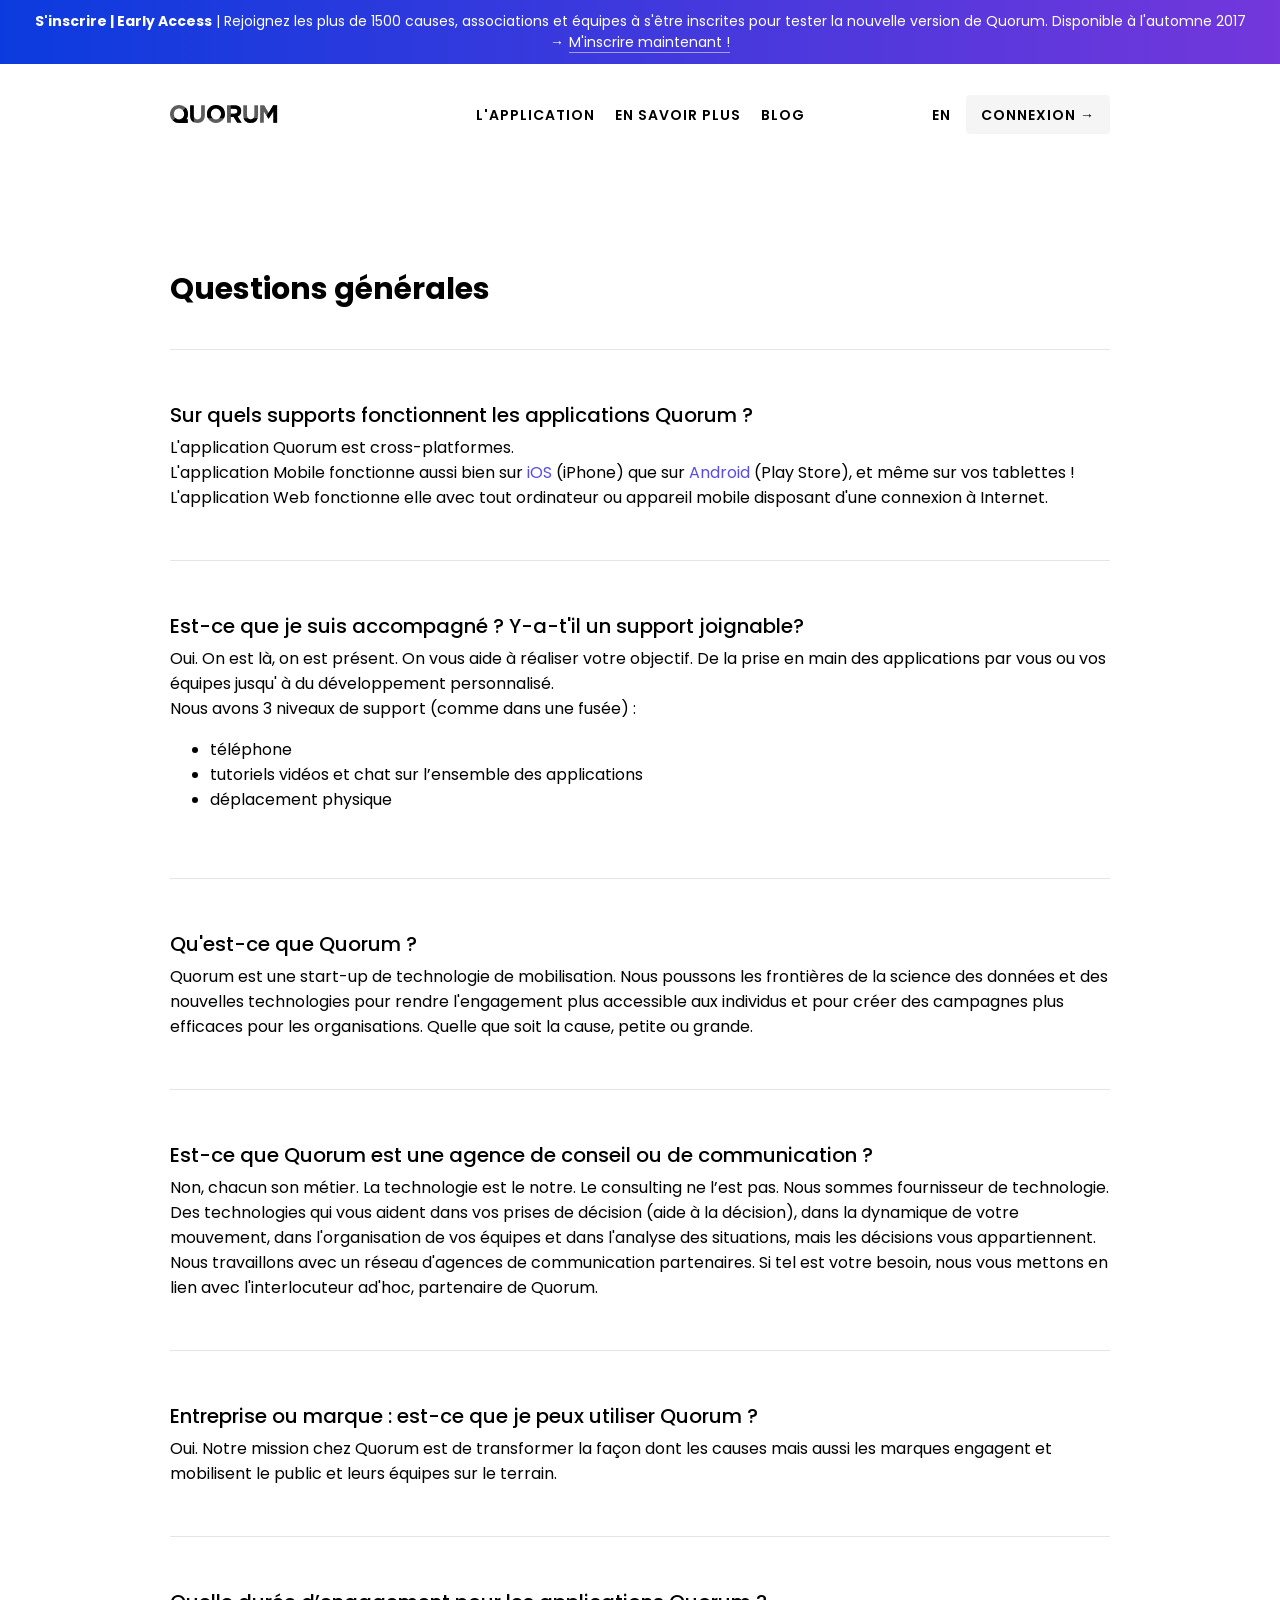
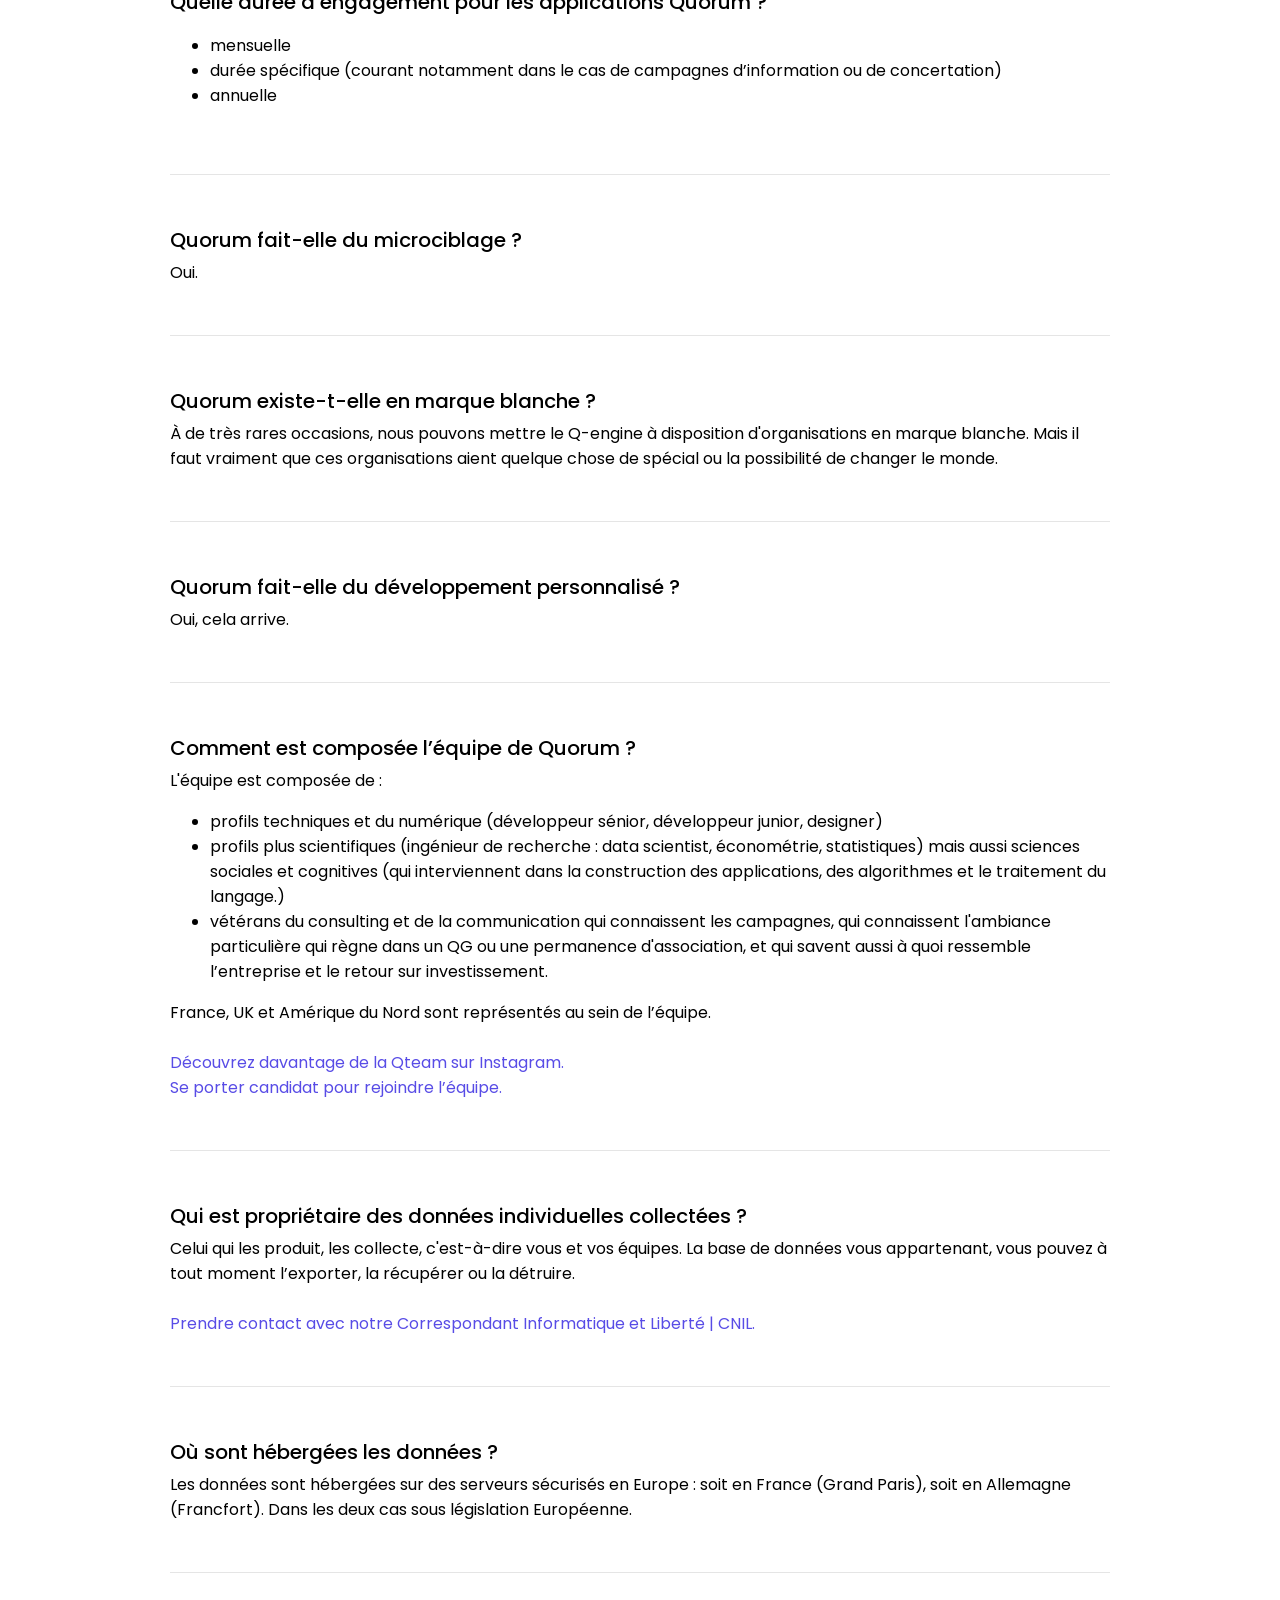
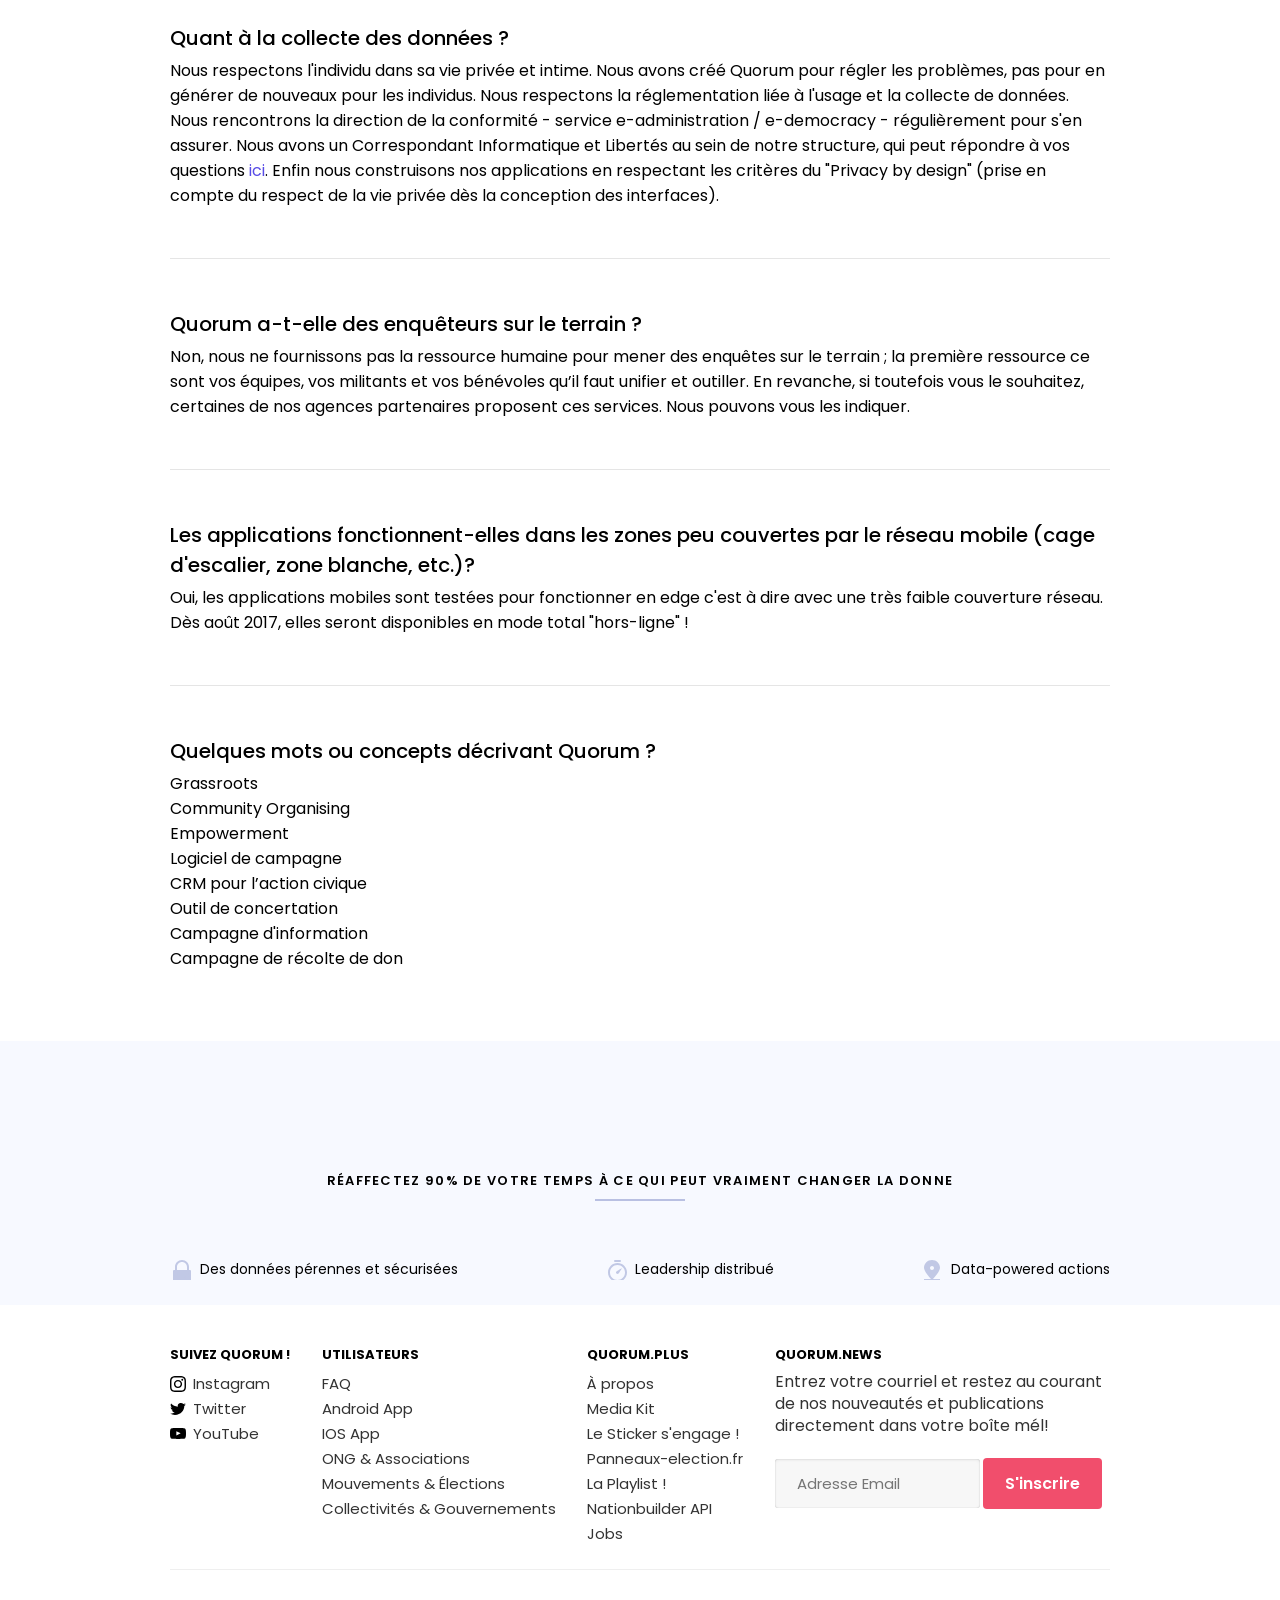
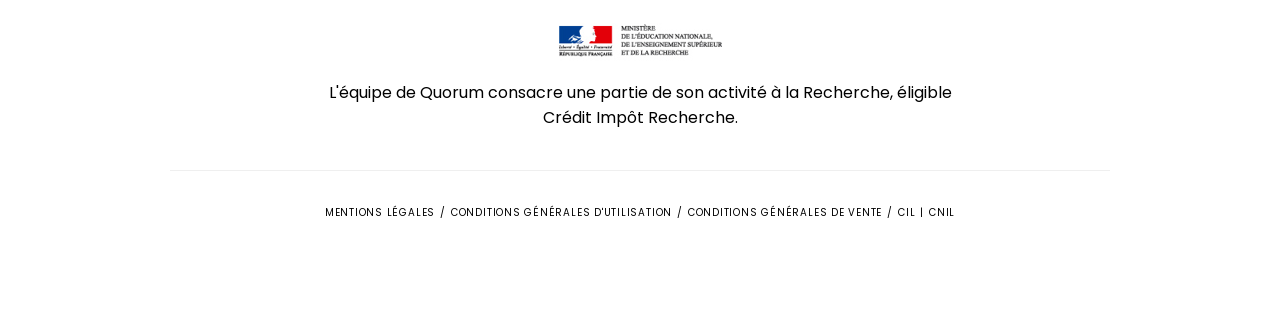
<file: faq/index.html>
<!DOCTYPE html><html lang="fr"><head><meta content="text/html; charset=utf-8" http-equiv="content-type" /><title>Quorum | Mobilise above expectations</title><meta content="Quorum accompagne et aide au pilotage les collectivités territoriales, ONG, candidats aux élections et leaders d'influence dans leurs campagnes." name="description" /><meta content="width=device-width, initial-scale=1.0, maximum-scale=1, user-scalable=0" name="viewport" /><link href="/stylesheets/all.css" rel="stylesheet" /><link href="https://fonts.googleapis.com/css?family=Montserrat|Poppins:300,400,500,600,700" rel="stylesheet" /></head><body><div class="cookie" id="cnil_message"><p>Ce site utilise des cookies ! Ainsi nous pouvous vous fournir la meilleure et la plus sécurisée des expériences - Continuez à utiliser le service normalement ou rendez-vous ici <a href="/Mentions_Legales_QUORUM.pdf" target="_blank">ici</a> pour connaître tous les détails.
</p><img src="/images/icons/cookie-close.svg" onclick="closeCnilBanner();" alt="Cookie close" /></div><div class="banner"><a href="http://quorum.us12.list-manage.com/subscribe/post?u=8d7c7595072992d8808c7993d&amp;id=e648f190bc" target="_blank"><p><strong>S'inscrire | Early Access</strong> | Rejoignez les plus de 1500 causes, associations et équipes à s'être inscrites pour tester la nouvelle version de Quorum. Disponible à l'automne 2017 →<a href="https://algolinked.quorum.co" class="link" target="_blank">M'inscrire maintenant !</a>
</p></a></div><header class="header fixed-header"><div class="content" id="menu-toggle"><a href="../" class="logo"><?xml version="1.0" encoding="UTF-8"?>
<svg class="desktop" width="108px" height="18px" viewBox="0 0 108 18" version="1.1" xmlns="http://www.w3.org/2000/svg" xmlns:xlink="http://www.w3.org/1999/xlink">
    <style>

      #logo * {
        transition: .5s all;
      }

      svg:hover #logo-full {
        fill-opacity: 1;
      }

      svg:hover #q {
        fill: #37DBAB;
      }

      svg:hover #u-1 {
        fill: #8256F5;
      }

      svg:hover #o {
        fill: #B137DB;
      }

      svg:hover #r {
        fill: #3768DB;
      }

      svg:hover #u-2 {
        fill: #DC44A3;
      }

      svg:hover #m {
        fill: #37DBAB;
      }
    </style>
    <defs>
        <path d="M9.49817734,17.9232453 C9.32652215,17.9319484 9.1529471,17.9363 8.97745202,17.9363 C7.67075435,17.9363 6.46893317,17.7009504 5.37195242,17.230244 C4.27497167,16.7595376 3.32722677,16.1236807 2.52868931,15.3226541 C1.73015185,14.5216275 1.10907648,13.5802289 0.665444556,12.49843 C0.221812634,11.4166312 0,10.2563987 0,9.01769779 C0,7.72944906 0.225845591,6.56921657 0.677543548,5.48741775 C1.12924151,4.40561892 1.75434984,3.45596244 2.5528873,2.63841982 C3.35142476,1.8208772 4.30320261,1.17676237 5.4082494,0.706056008 C6.51329618,0.235349649 7.71915032,0 9.02584798,0 C10.3325456,0 11.5343668,0.235349649 12.6313476,0.706056008 C13.7283283,1.17676237 14.6760732,1.81261931 15.4746107,2.61364593 C16.2731481,3.41467254 16.8942235,4.35607113 17.3378554,5.43786996 C17.7814874,6.51966878 18.0033,7.67990127 18.0033,8.91860221 C18.0033,9.87653069 17.8742454,10.7518662 17.6161323,11.5941829 C17.3580191,12.4364995 16.9869871,13.2209983 16.503025,13.9477029 L16.1159454,14.3363 L17.7434,14.3363 L17.7434,18 L9.4312,18 L9.49817734,17.9232453 L9.49817734,17.9232453 Z M4.41116091,6.48985819 C4.04381043,7.24403918 3.8364,8.09975372 3.8364,9.00675 C3.8364,12.0440676 6.16234788,14.5063 9.03155,14.5063 C11.9007521,14.5063 14.2267,12.0440676 14.2267,9.00675 C14.2267,5.9694324 11.9007521,3.5072 9.03155,3.5072 C8.8313425,3.5072 8.63378009,3.51918857 8.43946845,3.54252456 C7.88974409,3.59399932 7.37943577,3.72617575 6.90853448,3.93905568 C6.28745278,4.21982754 5.75510502,4.60794752 5.31147524,5.10342727 C4.94549501,5.51218205 4.64539218,5.97432246 4.41116091,6.48985819 L4.41116091,6.48985819 Z M27.4162543,17.9116 C25.1416432,17.9116 23.3510188,17.267483 22.0443274,15.9792295 C20.7376359,14.6909761 20.0843,12.7668829 20.0843,10.2068921 L20.0843,0.2973 L23.8107718,0.2973 L23.8107718,10.1077962 C23.8107718,11.5281782 24.1334068,12.5975776 24.7786866,13.3160267 C25.4239663,14.0344757 26.3192785,14.3936948 27.46465,14.3936948 C28.6100215,14.3936948 29.5053337,14.0468625 30.1506134,13.3531876 C30.7958932,12.6595127 31.1185282,11.6190159 31.1185282,10.2316661 L31.1185282,0.2973 L34.845,0.2973 L34.845,10.0830222 C34.845,11.4043078 34.6715837,12.5521574 34.3247458,13.5266055 C33.977908,14.5010536 33.4818566,15.3144578 32.8365769,15.9668425 C32.1912972,16.6192273 31.4089072,17.106444 30.4893836,17.4285074 C29.56986,17.7505707 28.5454938,17.9116 27.4162543,17.9116 Z M45.9518479,14.4184 C46.6939195,14.4184 47.3795189,14.2780162 48.0086666,13.9972443 C48.6378143,13.7164725 49.174195,13.3283525 49.6178248,12.8328727 C50.0614545,12.337393 50.4082872,11.7634709 50.6583331,11.1110892 C50.9083789,10.4587075 51.0334,9.76091735 51.0334,9.01769773 L51.0334,8.96815 C51.0334,8.22493037 50.9083789,7.52301126 50.6583331,6.86237159 C50.4082872,6.20173192 50.0533887,5.62368089 49.5936269,5.12820114 C49.1338651,4.63272139 48.5894185,4.24047247 47.9602709,3.95144261 C47.3311232,3.66241276 46.6455238,3.5179 45.9034521,3.5179 C45.1452485,3.5179 44.4556162,3.65828382 43.8345345,3.93905568 C43.2134528,4.21982754 42.681105,4.60794752 42.2374752,5.10342727 C41.7938455,5.59890702 41.4470128,6.17282912 41.1969669,6.8252108 C40.9469211,7.47759247 40.8219,8.17538265 40.8219,8.91860227 L40.8219,8.96815 C40.8219,9.71136963 40.9469211,10.4132887 41.1969669,11.0739284 C41.4470128,11.7345681 41.8019113,12.3126191 42.2616731,12.8080989 C42.7214349,13.3035786 43.2618485,13.6958275 43.8829302,13.9848574 C44.5040119,14.2738872 45.1936442,14.4184 45.9518479,14.4184 Z M42.2979524,17.230244 C41.2009717,16.7595376 40.2532268,16.1236807 39.4546893,15.3226541 C38.6561519,14.5216275 38.0350765,13.5802289 37.5914446,12.49843 C37.1478126,11.4166312 36.926,10.2563987 36.926,9.01769779 C36.926,7.72944906 37.1518456,6.56921657 37.6035435,5.48741775 C38.0552415,4.40561892 38.6803498,3.45596244 39.4788873,2.63841982 C40.2774248,1.8208772 41.2292026,1.17676237 42.3342494,0.706056008 C43.4392962,0.235349649 44.6451503,0 45.951848,0 C47.2585456,0 48.4603668,0.235349649 49.5573476,0.706056008 C50.6543283,1.17676237 51.6020732,1.81261931 52.4006107,2.61364593 C53.1991481,3.41467254 53.8202235,4.35607113 54.2638554,5.43786996 C54.7074874,6.51966878 54.9293,7.67990127 54.9293,8.91860221 C54.9293,10.2068509 54.7034544,11.3670834 54.2517565,12.4488823 C53.8000585,13.5306811 53.1749502,14.4803376 52.3764127,15.2978802 C51.5778752,16.1154228 50.6260974,16.7595376 49.5210506,17.230244 C48.4160038,17.7009504 47.2101497,17.9363 45.903452,17.9363 C44.5967544,17.9363 43.3949332,17.7009504 42.2979524,17.230244 Z M64.5358584,8.7205 C65.4553798,8.7205 66.1611422,8.49753507 66.6531668,8.05159851 C67.1451914,7.60566195 67.3912,7.01108879 67.3912,6.26786119 L67.3912,6.21831294 C67.3912,5.39250449 67.1330926,4.77315745 66.6168701,4.36025323 C66.1006475,3.94734901 65.3827863,3.7409 64.463265,3.7409 L60.761,3.7409 L60.761,8.7205 L64.5358584,8.7205 Z M57.0345,0.2973 L64.7778124,0.2973 C66.9233659,0.2973 68.5688034,0.883612137 69.714174,2.056254 C70.6820929,3.04721895 71.1660451,4.36848574 71.1660451,6.020094 L71.1660451,6.069642 C71.1660451,7.47350902 70.8313115,8.61723058 70.1618343,9.500841 C69.4923571,10.3844514 68.6172102,11.0326979 67.5363674,11.4456 L71.6742,17.6391 L67.3185868,17.6391 L63.6889091,12.089724 L60.7609691,12.089724 L60.7609691,17.6391 L57.0345,17.6391 L57.0345,0.2973 Z M80.6274543,17.9116 C78.3528432,17.9116 76.5622188,17.267483 75.2555274,15.9792295 C73.9488359,14.6909761 73.2955,12.7668829 73.2955,10.2068921 L73.2955,0.2973 L77.0219718,0.2973 L77.0219718,10.1077962 C77.0219718,11.5281782 77.3446068,12.5975776 77.9898866,13.3160267 C78.6351663,14.0344757 79.5304785,14.3936948 80.67585,14.3936948 C81.8212215,14.3936948 82.7165337,14.0468625 83.3618134,13.3531876 C84.0070932,12.6595127 84.3297282,11.6190159 84.3297282,10.2316661 L84.3297282,0.2973 L88.0562,0.2973 L88.0562,10.0830222 C88.0562,11.4043078 87.8827837,12.5521574 87.5359458,13.5266055 C87.189108,14.5010536 86.6930566,15.3144578 86.0477769,15.9668425 C85.4024972,16.6192273 84.6201072,17.106444 83.7005836,17.4285074 C82.78106,17.7505707 81.7566938,17.9116 80.6274543,17.9116 Z M90.1615,0.2973 L94.1783443,0.2973 L98.63075,7.630404 L103.083156,0.2973 L107.1,0.2973 L107.1,17.6391 L103.397728,17.6391 L103.397728,6.317382 L98.63075,13.724808 L98.5339586,13.724808 L93.8153764,6.391704 L93.8153764,17.6391 L90.1615,17.6391 L90.1615,0.2973 Z" id="path-1"></path>
    </defs>
    <g id="website" stroke="none" stroke-width="1" fill="none" fill-rule="evenodd">
        <g id="home-red" transform="translate(-250.000000, -28.000000)">
            <g id="header" transform="translate(250.000000, 16.000000)">
                <g id="logo" transform="translate(0.000000, 12.000000)">
                    <mask id="mask-2" fill="white">
                        <use xlink:href="#path-1"></use>
                    </mask>
                    <use id="logo-full" fill-opacity="0.640000045" fill="#000000" xlink:href="#path-1"></use>
                    <polygon id="q" fill="#000000" mask="url(#mask-2)" points="19.9814 -1.5487 19.9814 23.2427 -5.1152 23.2427"></polygon>
                    <path id="m" d="M108.0591,-0.1593 L103.260137,-0.018766084 L94.1521,14.4955666 C94.1521,14.4955666 99.1234734,17.9167884 101.44931,18.353063 C103.652573,18.7663458 108.0591,17.9999912 108.0591,17.9999912 L108.0591,-0.1593 Z" id="Rectangle-1" fill="#000000" mask="url(#mask-2)"></path>
                    <rect id="o" fill="#000000" mask="url(#mask-2)" x="36.7657" y="-0.1593" width="18.3828" height="13.3805"></rect>
                    <rect id="u-2" fill="#000000" mask="url(#mask-2)" x="71.773" y="13.2212" width="18.3828" height="4.9381"></rect>
                    <rect id="u-1" fill="#000000" mask="url(#mask-2)" x="20.1412" y="0.3186" width="3.6766" height="17.5221"></rect>
                    <rect id="r" fill="#000000" mask="url(#mask-2)" x="60.7433" y="0.3186" width="11.6691" height="17.5221"></rect>
                </g>
            </g>
        </g>
    </g>
</svg>
</a><nav><a href="javascript:void(0);" onclick="myMenu()" class="menu-open">Menu</a><div class="menu-items"><ul><li class="products"><a href="../#mobile-app">L'application</a></li><li class="prices"><a href="../insights">En savoir Plus</a></li><li class="news"><a href="https://medium.com/quorum-blog">Blog</a></li><li class="contact"><a href="http://eepurl.com/cDg1qv">CONTACTEZ NOUS !</a></li></ul><div class="links"><a href="../en">En</a><a href="https://cloud.quorumapps.com/" target="_blank">Connexion →</a></div></div></nav></div></header><div class="wrapper faq-extended"><h1>Questions générales</h1><div class="question" id="applications"><h2>Sur quels supports fonctionnent les applications Quorum ?</h2><div class="answer"><p>L'application Quorum est cross-platformes.<br>L'application Mobile fonctionne aussi bien sur <a href="https://itunes.apple.com/fr/app/quorum-campaignapp-mobilisation-election/id1186778175" target="_blank">iOS</a> (iPhone) que sur <a href="https://play.google.com/store/apps/details?id=com.quorumapps.quorum128598&hl=fr" target="_blank">Android</a> (Play Store), et même sur vos tablettes ! L'application Web fonctionne elle avec tout ordinateur ou appareil mobile disposant d'une connexion à Internet.
</p></div></div><div class="question" id="support"><h2>Est-ce que je suis accompagné ? Y-a-t'il un support joignable?</h2><div class="answer"><p>Oui. On est là, on est présent. On vous aide à réaliser votre objectif. De la prise en main des applications par vous ou vos équipes jusqu' à du développement personnalisé.<br>Nous avons 3 niveaux de support (comme dans une fusée) : <ul><li>téléphone</li><li>tutoriels vidéos et chat sur l’ensemble des applications</li><li>déplacement physique</li></ul>
</p></div></div><div class="question" id="quorum"><h2>Qu'est-ce que Quorum ?</h2><div class="answer"><p>Quorum est une start-up de technologie de mobilisation. Nous poussons les frontières de la science des données et des nouvelles technologies pour rendre l'engagement plus accessible aux individus et pour créer des campagnes plus efficaces pour les organisations. Quelle que soit la cause, petite ou grande.</p></div></div><div class="question" id="agency"><h2>Est-ce que Quorum est une agence de conseil ou de communication ?</h2><div class="answer"><p>Non, chacun son métier. La technologie est le notre. Le consulting ne l’est pas. Nous sommes fournisseur de technologie. Des technologies qui vous aident dans vos prises de décision (aide à la décision), dans la dynamique de votre mouvement, dans l'organisation de vos équipes et dans l'analyse des situations, mais les décisions vous appartiennent. Nous travaillons avec un réseau d'agences de communication partenaires. Si tel est votre besoin, nous vous mettons en lien avec l'interlocuteur ad'hoc, partenaire de Quorum.
</p></div></div><div class="question" id="compagny-or-brand"><h2>Entreprise ou marque : est-ce que je peux utiliser Quorum ?</h2><div class="answer"><p>Oui. Notre mission chez Quorum est de transformer la façon dont les causes mais aussi les marques engagent et mobilisent le public et leurs équipes sur le terrain.
</p></div></div><div class="question" id="length"><h2>Quelle durée d’engagement pour les applications Quorum ?</h2><div class="answer"><p><ul><li>mensuelle</li><li>durée spécifique (courant notamment dans le cas de campagnes d’information ou de concertation)</li><li>annuelle</li></ul>
</p></div></div><div class="question" id="target"><h2>Quorum fait-elle du microciblage ?</h2><div class="answer"><p>Oui.</p></div></div><div class="question" id="white-label"><h2>Quorum existe-t-elle en marque blanche ?</h2><div class="answer"><p>À de très rares occasions, nous pouvons mettre le Q-engine à disposition d'organisations en marque blanche. Mais il faut vraiment que ces organisations aient quelque chose de spécial ou la possibilité de changer le monde.
</p></div></div><div class="question" id="custom"><h2>Quorum fait-elle du développement personnalisé ?</h2><div class="answer"><p>Oui, cela arrive.</p></div></div><div class="question" id="team"><h2>Comment est composée l’équipe de Quorum ?</h2><div class="answer"><p>L'équipe est composée de : <ul><li>profils techniques et du numérique (développeur sénior, développeur junior, designer)</li><li>profils plus scientifiques (ingénieur de recherche : data scientist, économétrie, statistiques) mais aussi sciences sociales et cognitives (qui interviennent dans la construction des applications, des algorithmes et le traitement du langage.)</li><li>vétérans du consulting et de la communication qui connaissent les campagnes, qui connaissent l'ambiance particulière qui règne dans un QG ou une permanence d'association, et qui savent aussi à quoi ressemble l’entreprise et le retour sur investissement.</li></ul>France, UK et Amérique du Nord sont représentés au sein de l’équipe.<br></a><br><a href="https://www.instagram.com/quorumteam/" target="_blank">Découvrez davantage de la Qteam sur Instagram.</a><br><a href="mailto:bonjour@quorum.co">Se porter candidat pour rejoindre l’équipe.</a>
</p></div></div><div class="question" id="data"><h2>Qui est propriétaire des données individuelles collectées ?</h2><div class="answer"><p>Celui qui les produit, les collecte, c'est-à-dire vous et vos équipes. La base de données vous appartenant, vous pouvez à tout moment l’exporter, la récupérer ou la détruire.<br><br><a href="mailto:cil@quorum.co">Prendre contact avec notre Correspondant Informatique et Liberté | CNIL.</a>
</p></div></div><div class="question" id="host"><h2>Où sont hébergées les données ?</h2><div class="answer"><p>Les données sont hébergées sur des serveurs sécurisés en Europe : soit en France (Grand Paris), soit en Allemagne (Francfort). Dans les deux cas sous législation Européenne.
</p></div></div><div class="question" id="collected-data"><h2>Quant à la collecte des données ?</h2><div class="answer"><p>Nous respectons l'individu dans sa vie privée et intime. Nous avons créé Quorum pour régler les problèmes, pas pour en générer de nouveaux pour les individus. Nous respectons la réglementation liée à l'usage et la collecte de données. Nous rencontrons la direction de la conformité - service e-administration / e-democracy - régulièrement pour s'en assurer. Nous avons un Correspondant Informatique et Libertés au sein de notre structure, qui peut répondre à vos questions <a href="mailto:cil@quorum.co">ici</a>. Enfin nous construisons nos applications en respectant les critères du "Privacy by design" (prise en compte du respect de la vie privée dès la conception des interfaces).
</p></div></div><div class="question" id="field"><h2>Quorum a-t-elle des enquêteurs sur le terrain ?</h2><div class="answer"><p>Non, nous ne fournissons pas la ressource humaine pour mener des enquêtes sur le terrain ; la première ressource ce sont vos équipes, vos militants et vos bénévoles qu’il faut unifier et outiller. En revanche, si toutefois vous le souhaitez, certaines de nos agences partenaires proposent ces services. Nous pouvons vous les indiquer.
</p></div></div><div class="question" id="network"><h2>Les applications fonctionnent-elles dans les zones peu couvertes par le réseau mobile (cage d'escalier, zone blanche, etc.)?</h2><div class="answer"><p>Oui, les applications mobiles sont testées pour fonctionner en edge c'est à dire avec une très faible couverture réseau. Dès août 2017, elles seront disponibles en mode total "hors-ligne" !
</p></div></div><div class="question" id="words"><h2>Quelques mots ou concepts décrivant Quorum ?</h2><div class="answer"><p>Grassroots<br>Community Organising<br>Empowerment<br>Logiciel de campagne<br>CRM pour l’action civique<br>Outil de concertation<br>Campagne d'information<br>Campagne de récolte de don
</p></div></div></div><div class="light-blue"><div class="wrapper actions"><h2>Réaffectez 90% de votre temps à ce qui peut vraiment changer la donne</h2><hr /><div class="items"><img src="/images/icons/secure.svg" class="icon" alt="Secure" /><p class="secure">Des données pérennes et sécurisées</p><img src="/images/icons/organization.svg" class="icon" alt="Organization" /><p class="organization">Leadership distribué</p><img src="/images/icons/field.svg" class="icon" alt="Field" /><p class="field">Data-powered actions</p></div></div></div><footer><div class="footer-item"><div class="footer-connect"><h3>Suivez Quorum !</h3><ul><li class="instagram"><a href="https://www.instagram.com/quorumteam/" target="_blank">Instagram</a></li><li class="twitter"><a href="https://twitter.com/quorumhq" target="_blank">Twitter</a></li><li class="youtube"><a href="https://www.youtube.com/channel/UCH4AkGS1qyqyJ_7Ma2LhtGg?view_as=subscriber" target="_blank">YouTube</a></li></ul></div></div><div class="footer-item"><div class="footer-quorum"><h3>Utilisateurs</h3><ul><li><a href="/faq">FAQ</a></li><li><a href="https://play.google.com/store/apps/details?id=com.quorumapps.quorum128598&amp;hl=fr" target="_blank">Android App</a></li><li><a href="https://itunes.apple.com/fr/app/quorum-campaignapp-mobilisation-election/id1186778175">IOS App</a></li><li><a href="https://cloud.quorumapps.com/login" target="_blank">ONG & Associations</a></li><li><a href="https://cloud.quorumapps.com/login" target="_blank">Mouvements & Élections</a></li><li><a href="https://cloud.quorumapps.com/login" target="_blank">Collectivités & Gouvernements</a></li></ul></div></div><div class="footer-item"><div class="footer-plus"><h3>QUORUM.Plus</h3><ul><li><a href="/about-us" target="_blank">À propos</a></li><li><a href="https://projects.invisionapp.com/boards/4J39WY0A2XCZY/" target="_blank">Media Kit</a></li><li><a href="https://itunes.apple.com/fr/app/le-sticker-engag%C3%A9/id1241367981?l=en&amp;mt=8&amp;utm_content=bufferb4a08&amp;utm_medium=social&amp;utm_source=plus.google.com&amp;utm_campaign=buffer" target="_blank">Le Sticker s'engage !</a></li><li><a href="https://panneaux-election.fr/" target="_blank">Panneaux-election.fr</a></li><li><a href="https://open.spotify.com/user/flowbarre/playlist/1OKCFdw80QNjE4po8pb7JU" target="_blank">La Playlist !</a></li><li><a href="../nationbuilder" target="_blank">Nationbuilder API</a></li><li><a href="https://angel.co/quorum/jobs" target="_blank">Jobs</a></li></ul></div></div><div class="footer-item"><div class="footer-news"><h3>QUORUM.News</h3><p>Entrez votre courriel et restez au courant de nos nouveautés et publications directement dans votre boîte mél!
</p><!--Begin MailChimp Signup Form--><div id="mc_embed_signup"><form action="//quorum.us12.list-manage.com/subscribe/post?u=8d7c7595072992d8808c7993d&amp;id=e648f190bc" class="validate" id="mc-embedded-subscribe-form" method="post" name="mc-embedded-subscribe-form" novalidate="" target="_blank"><div id="mc_embed_signup_scroll"><input class="required email" id="mce-EMAIL" name="EMAIL" placeholder="Adresse Email" type="email" value="" /><div aria-hidden="true" style="position: absolute; left: -5000px;"><input name="b_8d7c7595072992d8808c7993d_e648f190bc" tabindex="-1" type="text" value="" /></div><div class="clear"><input class="button" id="mc-embedded-subscribe" name="subscribe" type="submit" value="S'inscrire" /></div></div></form></div><!--End mc_embed_signup--></div></div></footer><div class="wrapper cir"><img src="/images/cir.png" alt="Cir" /><p>L'équipe de Quorum consacre une partie de son activité à la Recherche, éligible Crédit Impôt Recherche.
</p></div><div class="legal"><a href="/Mentions_Legales_QUORUM.pdf" target="_blank">Mentions légales</a><span>/</span><a href="/CGU_QUORUM.pdf" target="_blank">Conditions générales d'utilisation</a><span>/</span><a href="/CGV_QUORUM.pdf" target="_blank">Conditions générales de vente</a><span>/</span><a href="mailto:cil@quorum.co">CIL</a><span>|</span><a href="mailto:cil@quorum.co">CNIL</a><span>/</span></div><script src="/javascripts/all.js"></script><script src="/javascripts/cookie.js"></script><script src="/javascripts/fluffy.js"></script><script src="/javascripts/smooth-scroll.js"></script><script src="/javascripts/intercom.js"></script><script src="/javascripts/analytics.js"></script></body></html>
</file>
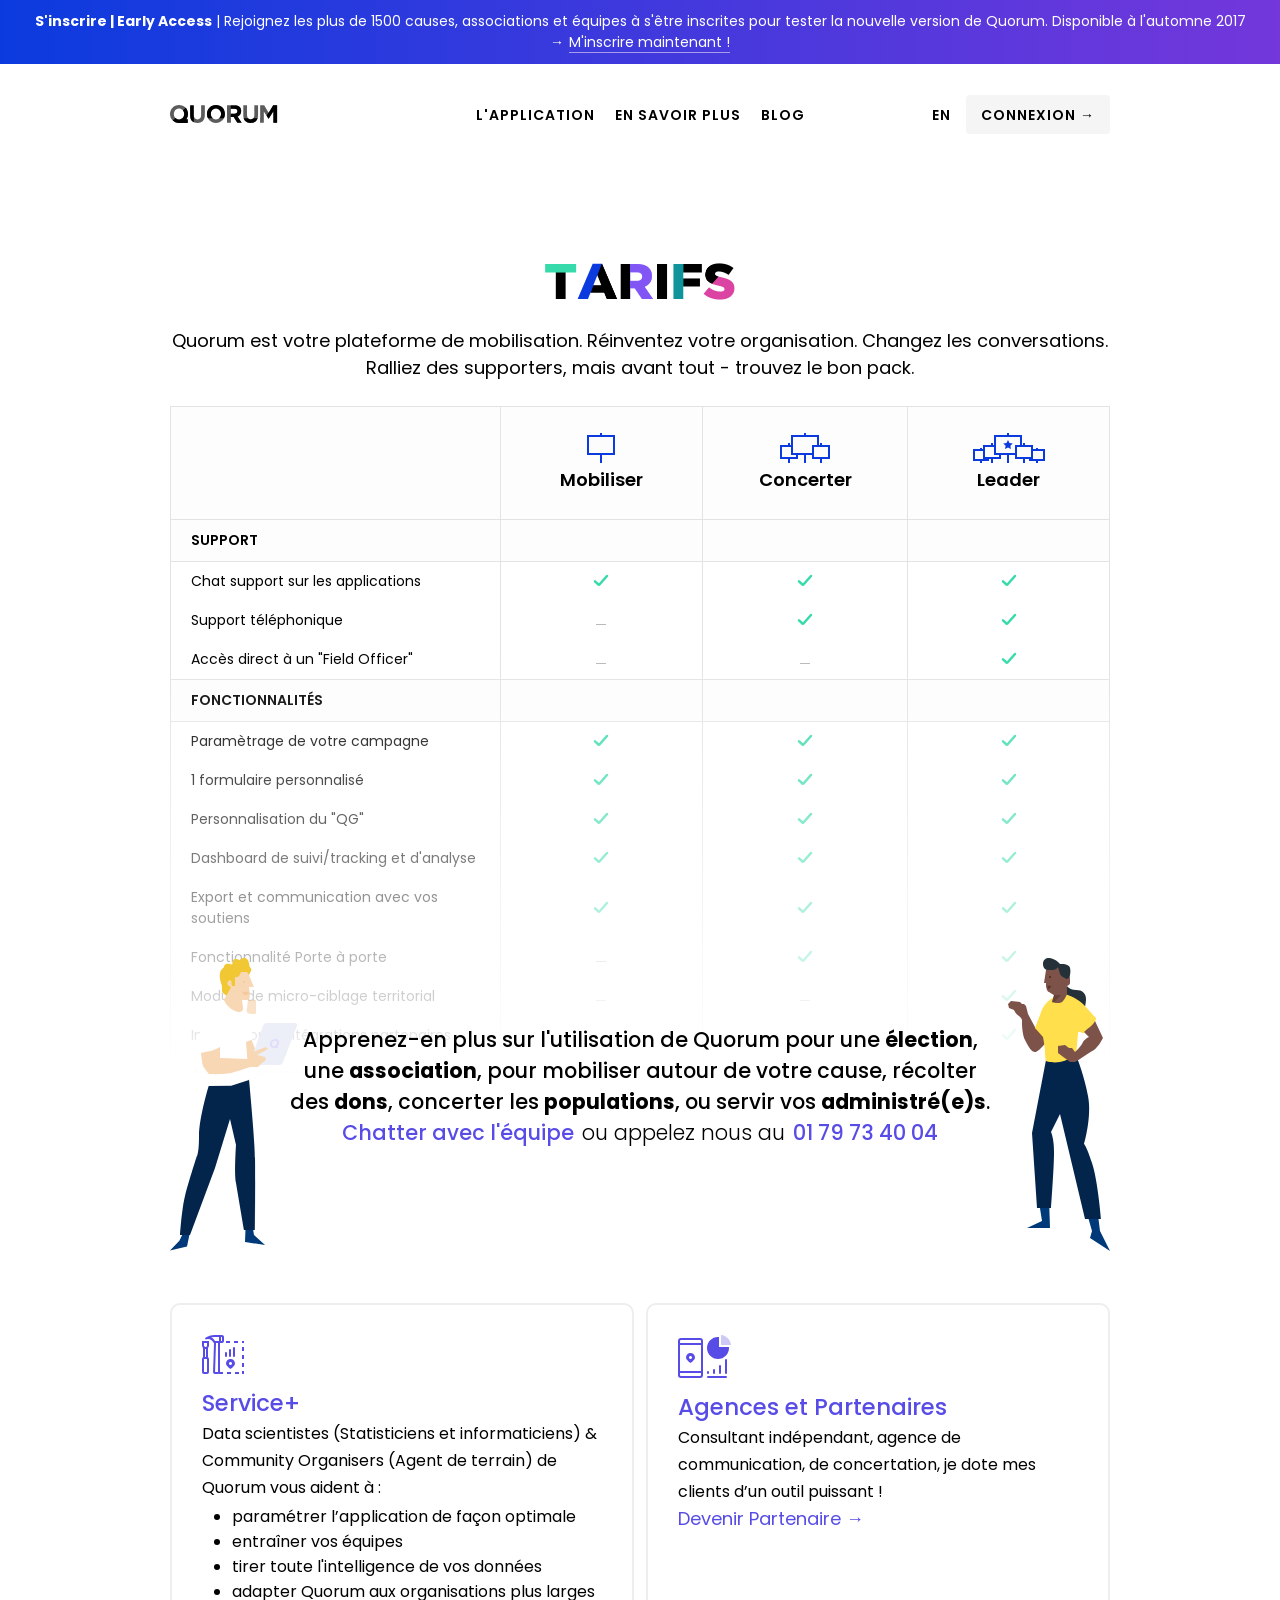
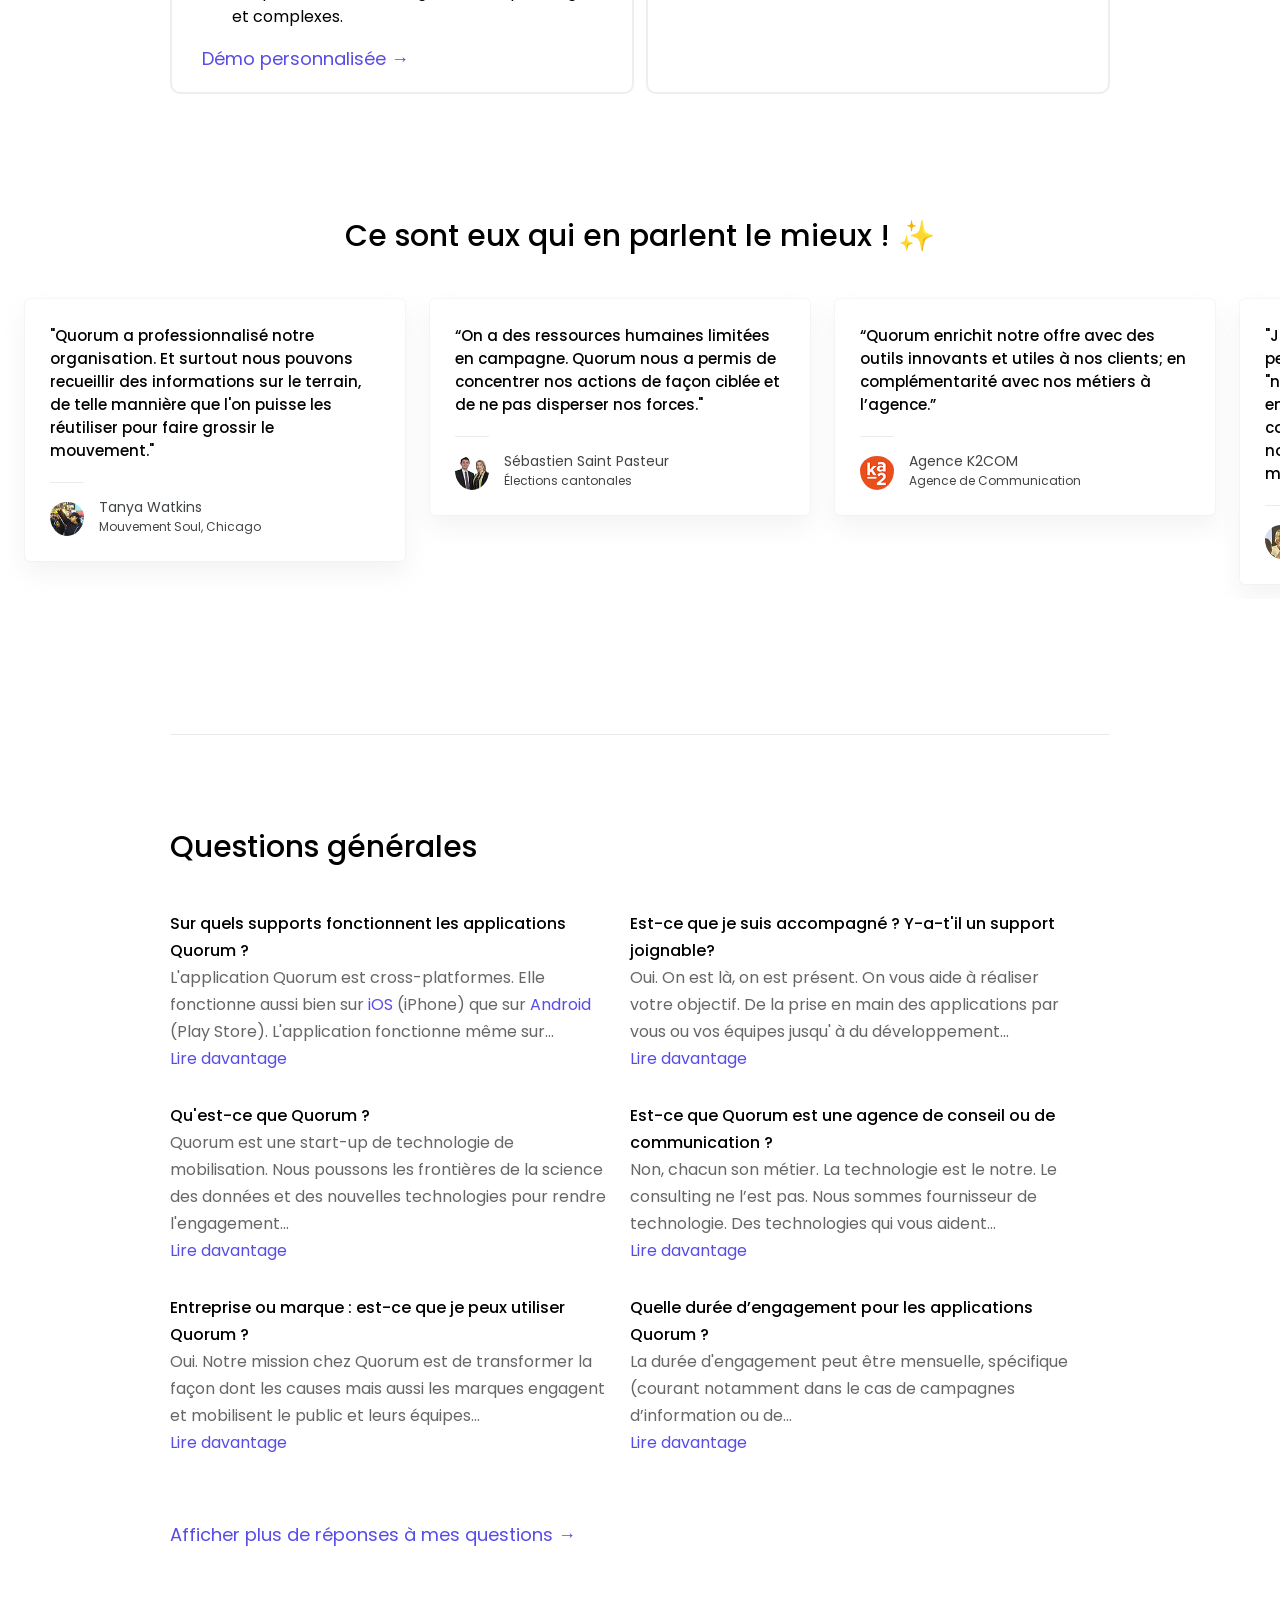
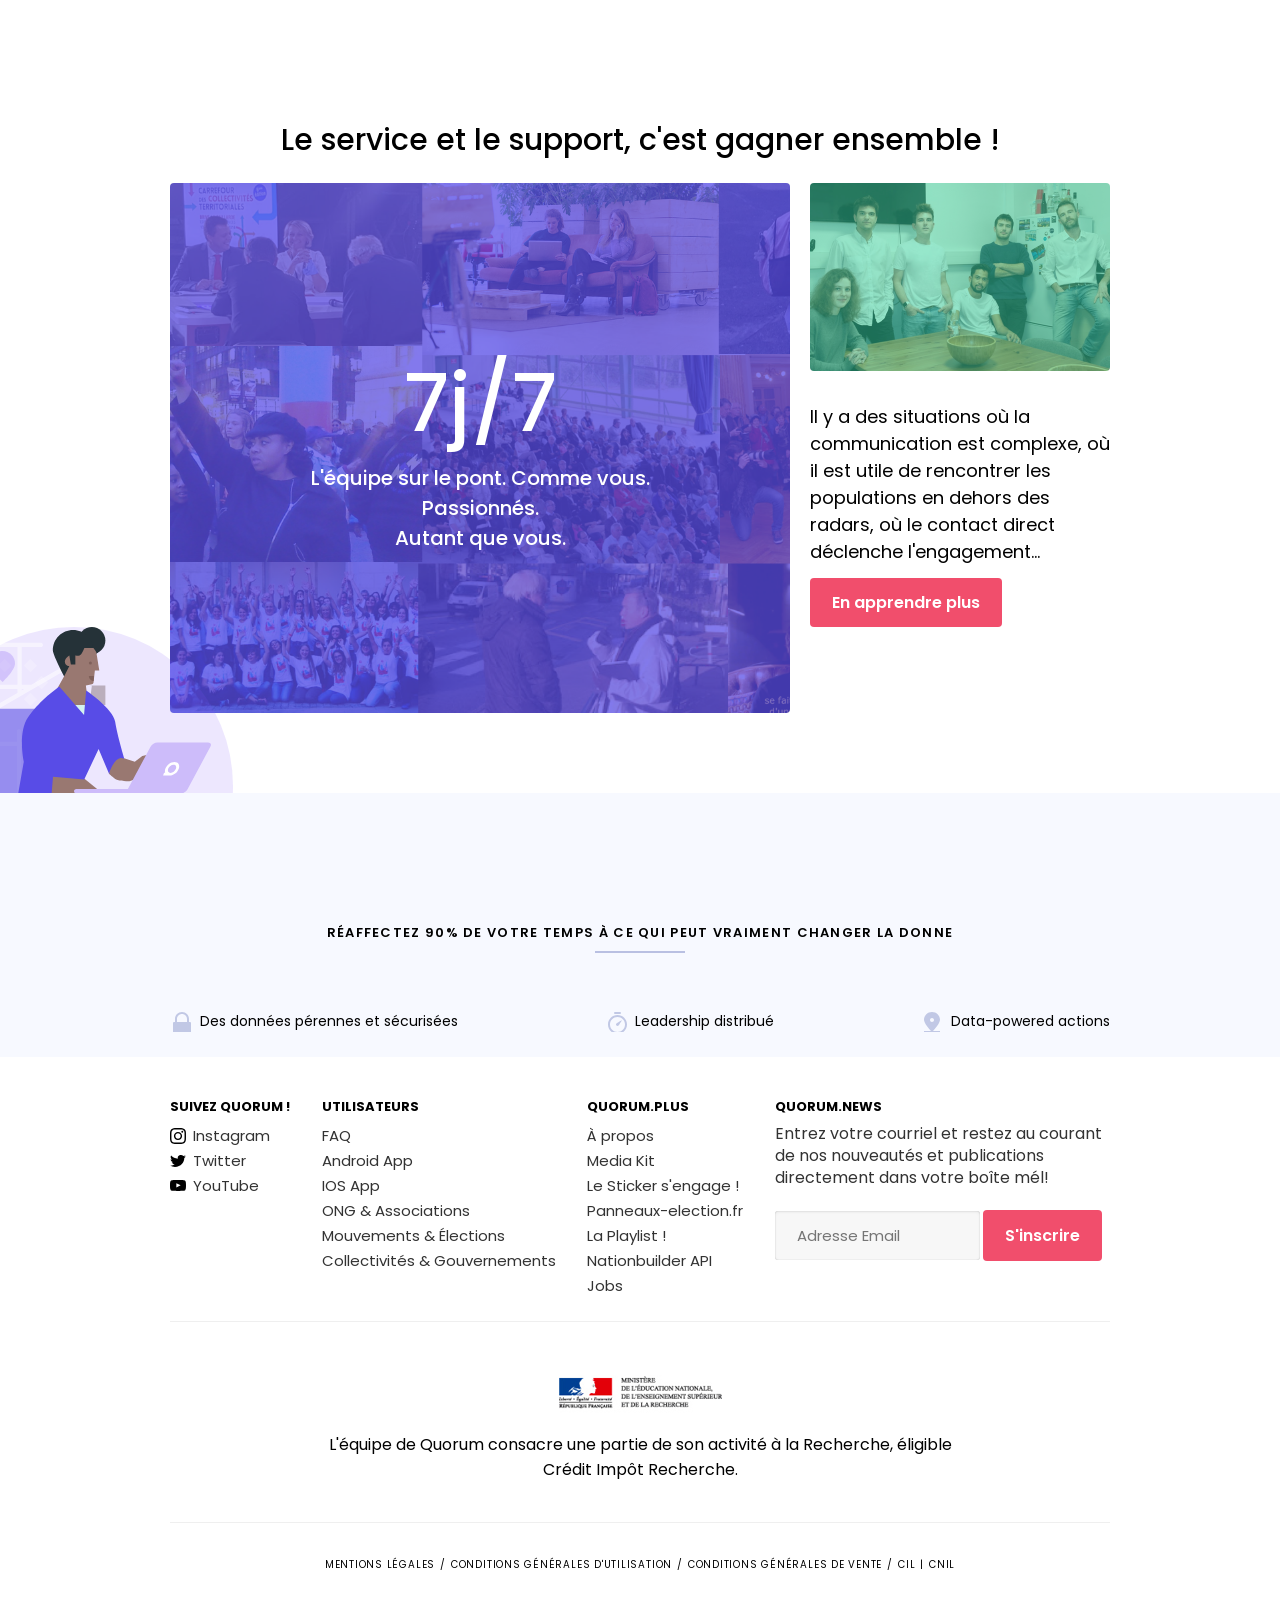
<file: insights/index.html>
<!DOCTYPE html><html lang="fr"><head><meta content="text/html; charset=utf-8" http-equiv="content-type" /><title>Quorum | Mobilise above expectations</title><meta content="Quorum accompagne et aide au pilotage les collectivités territoriales, ONG, candidats aux élections et leaders d'influence dans leurs campagnes." name="description" /><meta content="width=device-width, initial-scale=1.0, maximum-scale=1, user-scalable=0" name="viewport" /><link href="/stylesheets/all.css" rel="stylesheet" /><link href="https://fonts.googleapis.com/css?family=Montserrat|Poppins:300,400,500,600,700" rel="stylesheet" /></head><body><div class="cookie" id="cnil_message"><p>Ce site utilise des cookies ! Ainsi nous pouvous vous fournir la meilleure et la plus sécurisée des expériences - Continuez à utiliser le service normalement ou rendez-vous ici <a href="/Mentions_Legales_QUORUM.pdf" target="_blank">ici</a> pour connaître tous les détails.
</p><img src="/images/icons/cookie-close.svg" onclick="closeCnilBanner();" alt="Cookie close" /></div><div class="banner"><a href="http://quorum.us12.list-manage.com/subscribe/post?u=8d7c7595072992d8808c7993d&amp;id=e648f190bc" target="_blank"><p><strong>S'inscrire | Early Access</strong> | Rejoignez les plus de 1500 causes, associations et équipes à s'être inscrites pour tester la nouvelle version de Quorum. Disponible à l'automne 2017 →<a href="https://algolinked.quorum.co" class="link" target="_blank">M'inscrire maintenant !</a>
</p></a></div><header class="header fixed-header"><div class="content" id="menu-toggle"><a href="../" class="logo"><?xml version="1.0" encoding="UTF-8"?>
<svg class="desktop" width="108px" height="18px" viewBox="0 0 108 18" version="1.1" xmlns="http://www.w3.org/2000/svg" xmlns:xlink="http://www.w3.org/1999/xlink">
    <style>

      #logo * {
        transition: .5s all;
      }

      svg:hover #logo-full {
        fill-opacity: 1;
      }

      svg:hover #q {
        fill: #37DBAB;
      }

      svg:hover #u-1 {
        fill: #8256F5;
      }

      svg:hover #o {
        fill: #B137DB;
      }

      svg:hover #r {
        fill: #3768DB;
      }

      svg:hover #u-2 {
        fill: #DC44A3;
      }

      svg:hover #m {
        fill: #37DBAB;
      }
    </style>
    <defs>
        <path d="M9.49817734,17.9232453 C9.32652215,17.9319484 9.1529471,17.9363 8.97745202,17.9363 C7.67075435,17.9363 6.46893317,17.7009504 5.37195242,17.230244 C4.27497167,16.7595376 3.32722677,16.1236807 2.52868931,15.3226541 C1.73015185,14.5216275 1.10907648,13.5802289 0.665444556,12.49843 C0.221812634,11.4166312 0,10.2563987 0,9.01769779 C0,7.72944906 0.225845591,6.56921657 0.677543548,5.48741775 C1.12924151,4.40561892 1.75434984,3.45596244 2.5528873,2.63841982 C3.35142476,1.8208772 4.30320261,1.17676237 5.4082494,0.706056008 C6.51329618,0.235349649 7.71915032,0 9.02584798,0 C10.3325456,0 11.5343668,0.235349649 12.6313476,0.706056008 C13.7283283,1.17676237 14.6760732,1.81261931 15.4746107,2.61364593 C16.2731481,3.41467254 16.8942235,4.35607113 17.3378554,5.43786996 C17.7814874,6.51966878 18.0033,7.67990127 18.0033,8.91860221 C18.0033,9.87653069 17.8742454,10.7518662 17.6161323,11.5941829 C17.3580191,12.4364995 16.9869871,13.2209983 16.503025,13.9477029 L16.1159454,14.3363 L17.7434,14.3363 L17.7434,18 L9.4312,18 L9.49817734,17.9232453 L9.49817734,17.9232453 Z M4.41116091,6.48985819 C4.04381043,7.24403918 3.8364,8.09975372 3.8364,9.00675 C3.8364,12.0440676 6.16234788,14.5063 9.03155,14.5063 C11.9007521,14.5063 14.2267,12.0440676 14.2267,9.00675 C14.2267,5.9694324 11.9007521,3.5072 9.03155,3.5072 C8.8313425,3.5072 8.63378009,3.51918857 8.43946845,3.54252456 C7.88974409,3.59399932 7.37943577,3.72617575 6.90853448,3.93905568 C6.28745278,4.21982754 5.75510502,4.60794752 5.31147524,5.10342727 C4.94549501,5.51218205 4.64539218,5.97432246 4.41116091,6.48985819 L4.41116091,6.48985819 Z M27.4162543,17.9116 C25.1416432,17.9116 23.3510188,17.267483 22.0443274,15.9792295 C20.7376359,14.6909761 20.0843,12.7668829 20.0843,10.2068921 L20.0843,0.2973 L23.8107718,0.2973 L23.8107718,10.1077962 C23.8107718,11.5281782 24.1334068,12.5975776 24.7786866,13.3160267 C25.4239663,14.0344757 26.3192785,14.3936948 27.46465,14.3936948 C28.6100215,14.3936948 29.5053337,14.0468625 30.1506134,13.3531876 C30.7958932,12.6595127 31.1185282,11.6190159 31.1185282,10.2316661 L31.1185282,0.2973 L34.845,0.2973 L34.845,10.0830222 C34.845,11.4043078 34.6715837,12.5521574 34.3247458,13.5266055 C33.977908,14.5010536 33.4818566,15.3144578 32.8365769,15.9668425 C32.1912972,16.6192273 31.4089072,17.106444 30.4893836,17.4285074 C29.56986,17.7505707 28.5454938,17.9116 27.4162543,17.9116 Z M45.9518479,14.4184 C46.6939195,14.4184 47.3795189,14.2780162 48.0086666,13.9972443 C48.6378143,13.7164725 49.174195,13.3283525 49.6178248,12.8328727 C50.0614545,12.337393 50.4082872,11.7634709 50.6583331,11.1110892 C50.9083789,10.4587075 51.0334,9.76091735 51.0334,9.01769773 L51.0334,8.96815 C51.0334,8.22493037 50.9083789,7.52301126 50.6583331,6.86237159 C50.4082872,6.20173192 50.0533887,5.62368089 49.5936269,5.12820114 C49.1338651,4.63272139 48.5894185,4.24047247 47.9602709,3.95144261 C47.3311232,3.66241276 46.6455238,3.5179 45.9034521,3.5179 C45.1452485,3.5179 44.4556162,3.65828382 43.8345345,3.93905568 C43.2134528,4.21982754 42.681105,4.60794752 42.2374752,5.10342727 C41.7938455,5.59890702 41.4470128,6.17282912 41.1969669,6.8252108 C40.9469211,7.47759247 40.8219,8.17538265 40.8219,8.91860227 L40.8219,8.96815 C40.8219,9.71136963 40.9469211,10.4132887 41.1969669,11.0739284 C41.4470128,11.7345681 41.8019113,12.3126191 42.2616731,12.8080989 C42.7214349,13.3035786 43.2618485,13.6958275 43.8829302,13.9848574 C44.5040119,14.2738872 45.1936442,14.4184 45.9518479,14.4184 Z M42.2979524,17.230244 C41.2009717,16.7595376 40.2532268,16.1236807 39.4546893,15.3226541 C38.6561519,14.5216275 38.0350765,13.5802289 37.5914446,12.49843 C37.1478126,11.4166312 36.926,10.2563987 36.926,9.01769779 C36.926,7.72944906 37.1518456,6.56921657 37.6035435,5.48741775 C38.0552415,4.40561892 38.6803498,3.45596244 39.4788873,2.63841982 C40.2774248,1.8208772 41.2292026,1.17676237 42.3342494,0.706056008 C43.4392962,0.235349649 44.6451503,0 45.951848,0 C47.2585456,0 48.4603668,0.235349649 49.5573476,0.706056008 C50.6543283,1.17676237 51.6020732,1.81261931 52.4006107,2.61364593 C53.1991481,3.41467254 53.8202235,4.35607113 54.2638554,5.43786996 C54.7074874,6.51966878 54.9293,7.67990127 54.9293,8.91860221 C54.9293,10.2068509 54.7034544,11.3670834 54.2517565,12.4488823 C53.8000585,13.5306811 53.1749502,14.4803376 52.3764127,15.2978802 C51.5778752,16.1154228 50.6260974,16.7595376 49.5210506,17.230244 C48.4160038,17.7009504 47.2101497,17.9363 45.903452,17.9363 C44.5967544,17.9363 43.3949332,17.7009504 42.2979524,17.230244 Z M64.5358584,8.7205 C65.4553798,8.7205 66.1611422,8.49753507 66.6531668,8.05159851 C67.1451914,7.60566195 67.3912,7.01108879 67.3912,6.26786119 L67.3912,6.21831294 C67.3912,5.39250449 67.1330926,4.77315745 66.6168701,4.36025323 C66.1006475,3.94734901 65.3827863,3.7409 64.463265,3.7409 L60.761,3.7409 L60.761,8.7205 L64.5358584,8.7205 Z M57.0345,0.2973 L64.7778124,0.2973 C66.9233659,0.2973 68.5688034,0.883612137 69.714174,2.056254 C70.6820929,3.04721895 71.1660451,4.36848574 71.1660451,6.020094 L71.1660451,6.069642 C71.1660451,7.47350902 70.8313115,8.61723058 70.1618343,9.500841 C69.4923571,10.3844514 68.6172102,11.0326979 67.5363674,11.4456 L71.6742,17.6391 L67.3185868,17.6391 L63.6889091,12.089724 L60.7609691,12.089724 L60.7609691,17.6391 L57.0345,17.6391 L57.0345,0.2973 Z M80.6274543,17.9116 C78.3528432,17.9116 76.5622188,17.267483 75.2555274,15.9792295 C73.9488359,14.6909761 73.2955,12.7668829 73.2955,10.2068921 L73.2955,0.2973 L77.0219718,0.2973 L77.0219718,10.1077962 C77.0219718,11.5281782 77.3446068,12.5975776 77.9898866,13.3160267 C78.6351663,14.0344757 79.5304785,14.3936948 80.67585,14.3936948 C81.8212215,14.3936948 82.7165337,14.0468625 83.3618134,13.3531876 C84.0070932,12.6595127 84.3297282,11.6190159 84.3297282,10.2316661 L84.3297282,0.2973 L88.0562,0.2973 L88.0562,10.0830222 C88.0562,11.4043078 87.8827837,12.5521574 87.5359458,13.5266055 C87.189108,14.5010536 86.6930566,15.3144578 86.0477769,15.9668425 C85.4024972,16.6192273 84.6201072,17.106444 83.7005836,17.4285074 C82.78106,17.7505707 81.7566938,17.9116 80.6274543,17.9116 Z M90.1615,0.2973 L94.1783443,0.2973 L98.63075,7.630404 L103.083156,0.2973 L107.1,0.2973 L107.1,17.6391 L103.397728,17.6391 L103.397728,6.317382 L98.63075,13.724808 L98.5339586,13.724808 L93.8153764,6.391704 L93.8153764,17.6391 L90.1615,17.6391 L90.1615,0.2973 Z" id="path-1"></path>
    </defs>
    <g id="website" stroke="none" stroke-width="1" fill="none" fill-rule="evenodd">
        <g id="home-red" transform="translate(-250.000000, -28.000000)">
            <g id="header" transform="translate(250.000000, 16.000000)">
                <g id="logo" transform="translate(0.000000, 12.000000)">
                    <mask id="mask-2" fill="white">
                        <use xlink:href="#path-1"></use>
                    </mask>
                    <use id="logo-full" fill-opacity="0.640000045" fill="#000000" xlink:href="#path-1"></use>
                    <polygon id="q" fill="#000000" mask="url(#mask-2)" points="19.9814 -1.5487 19.9814 23.2427 -5.1152 23.2427"></polygon>
                    <path id="m" d="M108.0591,-0.1593 L103.260137,-0.018766084 L94.1521,14.4955666 C94.1521,14.4955666 99.1234734,17.9167884 101.44931,18.353063 C103.652573,18.7663458 108.0591,17.9999912 108.0591,17.9999912 L108.0591,-0.1593 Z" id="Rectangle-1" fill="#000000" mask="url(#mask-2)"></path>
                    <rect id="o" fill="#000000" mask="url(#mask-2)" x="36.7657" y="-0.1593" width="18.3828" height="13.3805"></rect>
                    <rect id="u-2" fill="#000000" mask="url(#mask-2)" x="71.773" y="13.2212" width="18.3828" height="4.9381"></rect>
                    <rect id="u-1" fill="#000000" mask="url(#mask-2)" x="20.1412" y="0.3186" width="3.6766" height="17.5221"></rect>
                    <rect id="r" fill="#000000" mask="url(#mask-2)" x="60.7433" y="0.3186" width="11.6691" height="17.5221"></rect>
                </g>
            </g>
        </g>
    </g>
</svg>
</a><nav><a href="javascript:void(0);" onclick="myMenu()" class="menu-open">Menu</a><div class="menu-items"><ul><li class="products"><a href="../#mobile-app">L'application</a></li><li class="prices"><a href="../insights">En savoir Plus</a></li><li class="news"><a href="https://medium.com/quorum-blog">Blog</a></li><li class="contact"><a href="http://eepurl.com/cDg1qv">CONTACTEZ NOUS !</a></li></ul><div class="links"><a href="../en">En</a><a href="https://cloud.quorumapps.com/" target="_blank">Connexion →</a></div></div></nav></div></header><div class="wrapper pricing-intro"><img src="/images/fr-pricing-title.png" class="fr-pricing-title" alt="Fr pricing title" /><p>Quorum est votre plateforme de mobilisation. Réinventez votre organisation. Changez les conversations. Ralliez des supporters, mais avant tout - trouvez le bon pack.
</p></div><div class="wrapper pricing"><table><tr class="header"><th class="empty">empty</th><th><img src="/images/starter.svg" alt="Starter" />Mobiliser</th><th class="mobile-invisible"><img src="/images/mobiliser.svg" alt="Mobiliser" />Concerter</th><th class="mobile-invisible"><img src="/images/leader.svg" alt="Leader" />Leader</th></tr><tr class="subheader"><th>Support</th><th class="empty">empty</th><th class="empty mobile-invisible">empty</th><th class="empty mobile-invisible">empty</th></tr><tr><td>Chat support sur les applications</td><td><img src="/images/icons/green-check.svg" alt="Green check" /></td><td class="mobile-invisible"><img src="/images/icons/green-check.svg" alt="Green check" /></td><td class="mobile-invisible"><img src="/images/icons/green-check.svg" alt="Green check" /></td></tr><tr><td>Support téléphonique</td><td><img src="/images/icons/nope.svg" alt="Nope" /></td><td class="mobile-invisible"><img src="/images/icons/green-check.svg" alt="Green check" /></td><td class="mobile-invisible"><img src="/images/icons/green-check.svg" alt="Green check" /></td></tr><tr><td>Accès direct à un "Field Officer"</td><td><img src="/images/icons/nope.svg" alt="Nope" /></td><td class="mobile-invisible"><img src="/images/icons/nope.svg" alt="Nope" /></td><td class="mobile-invisible"><img src="/images/icons/green-check.svg" alt="Green check" /></td></tr><tr class="subheader"><th>Fonctionnalités</th><th class="empty">empty</th><th class="empty mobile-invisible">empty</th><th class="empty mobile-invisible">empty</th></tr><tr><td>Paramètrage de votre campagne</td><td><img src="/images/icons/green-check.svg" alt="Green check" /></td><td class="mobile-invisible"><img src="/images/icons/green-check.svg" alt="Green check" /></td><td class="mobile-invisible"><img src="/images/icons/green-check.svg" alt="Green check" /></td></tr><tr><td>1 formulaire personnalisé</td><td><img src="/images/icons/green-check.svg" alt="Green check" /></td><td class="mobile-invisible"><img src="/images/icons/green-check.svg" alt="Green check" /></td><td class="mobile-invisible"><img src="/images/icons/green-check.svg" alt="Green check" /></td></tr><tr><td>Personnalisation du "QG"</td><td><img src="/images/icons/green-check.svg" alt="Green check" /></td><td class="mobile-invisible"><img src="/images/icons/green-check.svg" alt="Green check" /></td><td class="mobile-invisible"><img src="/images/icons/green-check.svg" alt="Green check" /></td></tr><tr><td>Dashboard de suivi/tracking et d'analyse</td><td><img src="/images/icons/green-check.svg" alt="Green check" /></td><td class="mobile-invisible"><img src="/images/icons/green-check.svg" alt="Green check" /></td><td class="mobile-invisible"><img src="/images/icons/green-check.svg" alt="Green check" /></td></tr><tr><td>Export et communication avec vos soutiens</td><td><img src="/images/icons/green-check.svg" alt="Green check" /></td><td class="mobile-invisible"><img src="/images/icons/green-check.svg" alt="Green check" /></td><td class="mobile-invisible"><img src="/images/icons/green-check.svg" alt="Green check" /></td></tr><tr><td>Fonctionnalité Porte à porte</td><td><img src="/images/icons/nope.svg" alt="Nope" /></td><td class="mobile-invisible"><img src="/images/icons/green-check.svg" alt="Green check" /></td><td class="mobile-invisible"><img src="/images/icons/green-check.svg" alt="Green check" /></td></tr><tr><td>Module de micro-ciblage territorial</td><td><img src="/images/icons/nope.svg" alt="Nope" /></td><td class="mobile-invisible"><img src="/images/icons/nope.svg" alt="Nope" /></td><td class="mobile-invisible"><img src="/images/icons/green-check.svg" alt="Green check" /></td></tr><tr><td>Installation d'intégrations partenaires</td><td><img src="/images/icons/nope.svg" alt="Nope" /></td><td class="mobile-invisible"><img src="/images/icons/nope.svg" alt="Nope" /></td><td class="mobile-invisible"><img src="/images/icons/green-check.svg" alt="Green check" /></td></tr><tr><td>Analyses avancées</td><td><img src="/images/icons/nope.svg" alt="Nope" /></td><td class="mobile-invisible"><img src="/images/icons/nope.svg" alt="Nope" /></td><td class="mobile-invisible"><img src="/images/icons/nope.svg" alt="Nope" /></td></tr><tr><td>Application Smart TV</td><td><img src="/images/icons/nope.svg" alt="Nope" /></td><td class="mobile-invisible"><img src="/images/icons/nope.svg" alt="Nope" /></td><td class="mobile-invisible"><img src="/images/icons/nope.svg" alt="Nope" /></td></tr><tr><td>et plus encore !</td><td><img src="/images/icons/green-check.svg" alt="Green check" /></td><td class="mobile-invisible"><img src="/images/icons/green-check.svg" alt="Green check" /></td><td class="mobile-invisible"><img src="/images/icons/green-check.svg" alt="Green check" /></td></tr></table><div class="overlay-contact"><img src="/images/man-contact.svg" class="man" alt="Man contact" /><img src="/images/woman-contact.svg" class="woman" alt="Woman contact" /><div class="contact-info"><h2>Apprenez-en plus sur l'utilisation de Quorum pour une <strong>élection</strong>, une <strong>association</strong>, pour mobiliser autour de votre cause, récolter des <strong>dons</strong>, concerter les <strong>populations</strong>, ou servir vos <strong>administré(e)s</strong>.</h2><a href="mailto:pmsh755t@incoming.intercom-mail.com" class="intercom_link">Chatter avec l'équipe</a><span>ou appelez nous au</span><a href="tel:+33179734004" class="tel">01 79 73 40 04</a></div></div></div><div class="wrapper services"><div class="service"><img src="/images/icons/service.svg" alt="Service" /><h3>Service+</h3><p>Data scientistes (Statisticiens et informaticiens) & Community Organisers (Agent de terrain) de Quorum vous aident à :<ul><li>paramétrer l’application de façon optimale</li><li>entraîner vos équipes</li><li>tirer toute l'intelligence de vos données</li><li>adapter Quorum aux organisations plus larges et complexes.</li></ul>
</p><a href="http://eepurl.com/cDg1qv" class="blue-link" target="_blank">Démo personnalisée →</a></div><div class="service"><img src="/images/icons/agencies-and-partners.svg" alt="Agencies and partners" /><h3>Agences et Partenaires</h3><p>Consultant indépendant, agence de communication, de concertation, je dote mes clients d’un outil puissant !
</p><a href="mailto:agencies@quorum.co" class="blue-link">Devenir Partenaire →</a></div></div><div class="testimonials"><h2>Ce sont eux qui en parlent le mieux ! ✨</h2><div data-fluffy-container=""><div data-fluffy-content=""><div class="list"><div class="testimonial"><p>"Quorum a professionnalisé notre organisation. Et surtout nous pouvons recueillir des informations sur le terrain, de telle mannière que l'on puisse les réutiliser pour faire grossir le mouvement."
</p><div class="bottom"><img src="/images/testimonials/border.svg" class="border" alt="Border" /><img src="/images/testimonials/watkins.png" class="avatar" alt="Watkins" /><span class="name">Tanya Watkins</span><span class="about">Mouvement Soul, Chicago</span></div></div><div class="testimonial"><p>“On a des ressources humaines limitées en campagne. Quorum nous a permis de concentrer nos actions de façon ciblée et de ne pas disperser nos forces."
</p><div class="bottom"><img src="/images/testimonials/border.svg" class="border" alt="Border" /><img src="/images/testimonials/pasteur.png" class="avatar" alt="Pasteur" /><span class="name">Sébastien Saint Pasteur</span><span class="about">Élections cantonales</span></div></div><div class="testimonial"><p>“Quorum enrichit notre offre avec des outils innovants et utiles à nos clients; en complémentarité avec nos métiers à l’agence.”
</p><div class="bottom"><img src="/images/testimonials/border.svg" class="border" alt="Border" /><img src="/images/testimonials/k2com.png" class="avatar" alt="K2com" /><span class="name">Agence K2COM</span><span class="about">Agence de Communication</span></div></div><div class="testimonial"><p>"J'étais plutôt réticente au début. On ne peut pas dire que les équipes soient très "nouvelles technologies" et d'autant plus en territoire rural. Pourtant, dès qu'ils ont compris à quel point cela allait simplifier nos campagnes de terrain, chacun s'y est mis."
</p><div class="bottom"><img src="/images/testimonials/border.svg" class="border" alt="Border" /><img src="/images/testimonials/meunier.png" class="avatar" alt="Meunier" /><span class="name">Frédérique Meunier</span><span class="about">Élections législatives</span></div></div><div class="testimonial"><p>"Avant on faisait des bâtons pour compter ! Et avant on pouvait mettre des semaines à analyser les retours du terrain. Mais maintenant, il y a Quorum."
</p><div class="bottom"><img src="/images/testimonials/border.svg" class="border" alt="Border" /><img src="/images/testimonials/voix-publique.png" class="avatar" alt="Voix publique" /><span class="name">Voix publique</span><span class="about">Concertation, France & Suisse</span></div></div></div></div></div></div><div class="wrapper faq"><h2>Questions générales</h2><div class="questions"><div class="question"><h3>Sur quels supports fonctionnent les applications Quorum ?</h3><p>L'application Quorum est cross-platformes. Elle fonctionne aussi bien sur <a href="https://itunes.apple.com/fr/app/quorum-campaignapp-mobilisation-election/id1186778175" target="_blank">iOS</a> (iPhone) que sur <a href="https://play.google.com/store/apps/details?id=com.quorumapps.quorum128598&hl=fr" target="_blank">Android</a> (Play Store). L'application fonctionne même sur...
</p><a href="/faq#applications">Lire davantage</a></div><div class="question"><h3>Est-ce que je suis accompagné ? Y-a-t'il un support joignable?</h3><p>Oui. On est là, on est présent. On vous aide à réaliser votre objectif. De la prise en main des applications par vous ou vos équipes jusqu' à du développement...
</p><a href="/faq#support">Lire davantage</a></div><div class="question"><h3>Qu'est-ce que Quorum ?</h3><p>Quorum est une start-up de technologie de mobilisation. Nous poussons les frontières de la science des données et des nouvelles technologies pour rendre l'engagement...
</p><a href="/faq#quorum">Lire davantage</a></div><div class="question"><h3>Est-ce que Quorum est une agence de conseil ou de communication ?</h3><p>Non, chacun son métier. La technologie est le notre. Le consulting ne l’est pas. Nous sommes fournisseur de technologie. Des technologies qui vous aident...
</p><a href="/faq#agency">Lire davantage</a></div><div class="question"><h3>Entreprise ou marque : est-ce que je peux utiliser Quorum ?</h3><p>Oui. Notre mission chez Quorum est de transformer la façon dont les causes mais aussi les marques engagent et mobilisent le public et leurs équipes...
</p><a href="/faq#compagny-or-brand">Lire davantage</a></div><div class="question"><h3>Quelle durée d’engagement pour les applications Quorum ?</h3><p>La durée d'engagement peut être mensuelle, spécifique (courant notamment dans le cas de campagnes d’information ou de...
</p><a href="/faq#length">Lire davantage</a></div></div><a href="/faq">Afficher plus de réponses à mes questions →</a></div><div class="wrapper team"><h2>Le service et le support, c'est gagner ensemble !</h2><div class="content"><div class="mobilised"><h3><span>7j/7</span> L'équipe sur le pont. Comme vous. Passionnés.<br> Autant que vous.</h3></div><div class="teammembers"><img src="/images/team-picture.png" alt="Team picture" /><p>Il y a des situations où la communication est complexe, où il est utile de rencontrer les populations en dehors des radars, où le contact direct déclenche l'engagement...  </p><a href="/about-us">En apprendre plus</a></div></div><img src="/images/team-illustration.svg" class="illustration" alt="Team illustration" /></div><div class="light-blue"><div class="wrapper actions"><h2>Réaffectez 90% de votre temps à ce qui peut vraiment changer la donne</h2><hr /><div class="items"><img src="/images/icons/secure.svg" class="icon" alt="Secure" /><p class="secure">Des données pérennes et sécurisées</p><img src="/images/icons/organization.svg" class="icon" alt="Organization" /><p class="organization">Leadership distribué</p><img src="/images/icons/field.svg" class="icon" alt="Field" /><p class="field">Data-powered actions</p></div></div></div><footer><div class="footer-item"><div class="footer-connect"><h3>Suivez Quorum !</h3><ul><li class="instagram"><a href="https://www.instagram.com/quorumteam/" target="_blank">Instagram</a></li><li class="twitter"><a href="https://twitter.com/quorumhq" target="_blank">Twitter</a></li><li class="youtube"><a href="https://www.youtube.com/channel/UCH4AkGS1qyqyJ_7Ma2LhtGg?view_as=subscriber" target="_blank">YouTube</a></li></ul></div></div><div class="footer-item"><div class="footer-quorum"><h3>Utilisateurs</h3><ul><li><a href="/faq">FAQ</a></li><li><a href="https://play.google.com/store/apps/details?id=com.quorumapps.quorum128598&amp;hl=fr" target="_blank">Android App</a></li><li><a href="https://itunes.apple.com/fr/app/quorum-campaignapp-mobilisation-election/id1186778175">IOS App</a></li><li><a href="https://cloud.quorumapps.com/login" target="_blank">ONG & Associations</a></li><li><a href="https://cloud.quorumapps.com/login" target="_blank">Mouvements & Élections</a></li><li><a href="https://cloud.quorumapps.com/login" target="_blank">Collectivités & Gouvernements</a></li></ul></div></div><div class="footer-item"><div class="footer-plus"><h3>QUORUM.Plus</h3><ul><li><a href="/about-us" target="_blank">À propos</a></li><li><a href="https://projects.invisionapp.com/boards/4J39WY0A2XCZY/" target="_blank">Media Kit</a></li><li><a href="https://itunes.apple.com/fr/app/le-sticker-engag%C3%A9/id1241367981?l=en&amp;mt=8&amp;utm_content=bufferb4a08&amp;utm_medium=social&amp;utm_source=plus.google.com&amp;utm_campaign=buffer" target="_blank">Le Sticker s'engage !</a></li><li><a href="https://panneaux-election.fr/" target="_blank">Panneaux-election.fr</a></li><li><a href="https://open.spotify.com/user/flowbarre/playlist/1OKCFdw80QNjE4po8pb7JU" target="_blank">La Playlist !</a></li><li><a href="../nationbuilder" target="_blank">Nationbuilder API</a></li><li><a href="https://angel.co/quorum/jobs" target="_blank">Jobs</a></li></ul></div></div><div class="footer-item"><div class="footer-news"><h3>QUORUM.News</h3><p>Entrez votre courriel et restez au courant de nos nouveautés et publications directement dans votre boîte mél!
</p><!--Begin MailChimp Signup Form--><div id="mc_embed_signup"><form action="//quorum.us12.list-manage.com/subscribe/post?u=8d7c7595072992d8808c7993d&amp;id=e648f190bc" class="validate" id="mc-embedded-subscribe-form" method="post" name="mc-embedded-subscribe-form" novalidate="" target="_blank"><div id="mc_embed_signup_scroll"><input class="required email" id="mce-EMAIL" name="EMAIL" placeholder="Adresse Email" type="email" value="" /><div aria-hidden="true" style="position: absolute; left: -5000px;"><input name="b_8d7c7595072992d8808c7993d_e648f190bc" tabindex="-1" type="text" value="" /></div><div class="clear"><input class="button" id="mc-embedded-subscribe" name="subscribe" type="submit" value="S'inscrire" /></div></div></form></div><!--End mc_embed_signup--></div></div></footer><div class="wrapper cir"><img src="/images/cir.png" alt="Cir" /><p>L'équipe de Quorum consacre une partie de son activité à la Recherche, éligible Crédit Impôt Recherche.
</p></div><div class="legal"><a href="/Mentions_Legales_QUORUM.pdf" target="_blank">Mentions légales</a><span>/</span><a href="/CGU_QUORUM.pdf" target="_blank">Conditions générales d'utilisation</a><span>/</span><a href="/CGV_QUORUM.pdf" target="_blank">Conditions générales de vente</a><span>/</span><a href="mailto:cil@quorum.co">CIL</a><span>|</span><a href="mailto:cil@quorum.co">CNIL</a><span>/</span></div><script src="/javascripts/all.js"></script><script src="/javascripts/cookie.js"></script><script src="/javascripts/fluffy.js"></script><script src="/javascripts/smooth-scroll.js"></script><script src="/javascripts/intercom.js"></script><script src="/javascripts/analytics.js"></script></body></html>
</file>
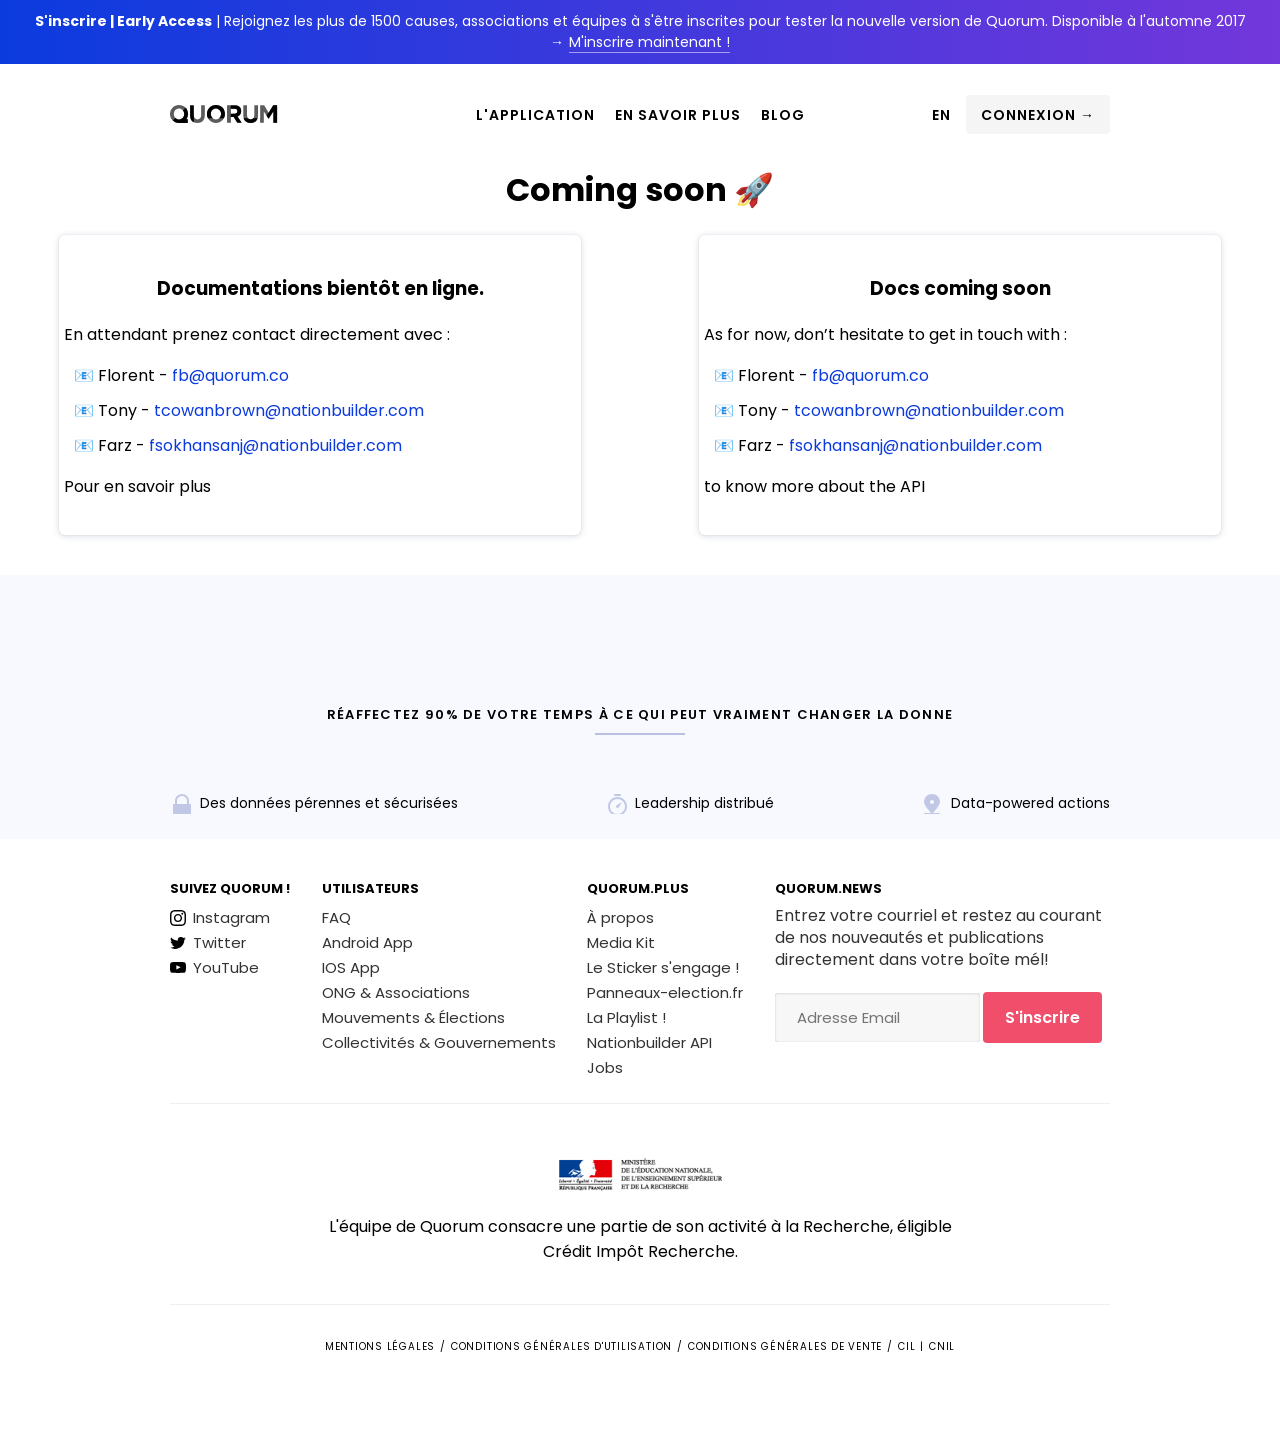
<file: nationbuilder/index.html>
<!DOCTYPE html><html lang="fr"><head><meta content="text/html; charset=utf-8" http-equiv="content-type" /><title>Quorum | Mobilise above expectations</title><meta content="Quorum accompagne et aide au pilotage les collectivités territoriales, ONG, candidats aux élections et leaders d'influence dans leurs campagnes." name="description" /><meta content="width=device-width, initial-scale=1.0, maximum-scale=1, user-scalable=0" name="viewport" /><link href="/stylesheets/all.css" rel="stylesheet" /><link href="https://fonts.googleapis.com/css?family=Montserrat|Poppins:300,400,500,600,700" rel="stylesheet" /></head><body><div class="cookie" id="cnil_message"><p>Ce site utilise des cookies ! Ainsi nous pouvous vous fournir la meilleure et la plus sécurisée des expériences - Continuez à utiliser le service normalement ou rendez-vous ici <a href="/Mentions_Legales_QUORUM.pdf" target="_blank">ici</a> pour connaître tous les détails.
</p><img src="/images/icons/cookie-close.svg" onclick="closeCnilBanner();" alt="Cookie close" /></div><div class="banner"><a href="http://quorum.us12.list-manage.com/subscribe/post?u=8d7c7595072992d8808c7993d&amp;id=e648f190bc" target="_blank"><p><strong>S'inscrire | Early Access</strong> | Rejoignez les plus de 1500 causes, associations et équipes à s'être inscrites pour tester la nouvelle version de Quorum. Disponible à l'automne 2017 →<a href="https://algolinked.quorum.co" class="link" target="_blank">M'inscrire maintenant !</a>
</p></a></div><header class="header fixed-header"><div class="content" id="menu-toggle"><a href="../" class="logo"><?xml version="1.0" encoding="UTF-8"?>
<svg class="desktop" width="108px" height="18px" viewBox="0 0 108 18" version="1.1" xmlns="http://www.w3.org/2000/svg" xmlns:xlink="http://www.w3.org/1999/xlink">
    <style>

      #logo * {
        transition: .5s all;
      }

      svg:hover #logo-full {
        fill-opacity: 1;
      }

      svg:hover #q {
        fill: #37DBAB;
      }

      svg:hover #u-1 {
        fill: #8256F5;
      }

      svg:hover #o {
        fill: #B137DB;
      }

      svg:hover #r {
        fill: #3768DB;
      }

      svg:hover #u-2 {
        fill: #DC44A3;
      }

      svg:hover #m {
        fill: #37DBAB;
      }
    </style>
    <defs>
        <path d="M9.49817734,17.9232453 C9.32652215,17.9319484 9.1529471,17.9363 8.97745202,17.9363 C7.67075435,17.9363 6.46893317,17.7009504 5.37195242,17.230244 C4.27497167,16.7595376 3.32722677,16.1236807 2.52868931,15.3226541 C1.73015185,14.5216275 1.10907648,13.5802289 0.665444556,12.49843 C0.221812634,11.4166312 0,10.2563987 0,9.01769779 C0,7.72944906 0.225845591,6.56921657 0.677543548,5.48741775 C1.12924151,4.40561892 1.75434984,3.45596244 2.5528873,2.63841982 C3.35142476,1.8208772 4.30320261,1.17676237 5.4082494,0.706056008 C6.51329618,0.235349649 7.71915032,0 9.02584798,0 C10.3325456,0 11.5343668,0.235349649 12.6313476,0.706056008 C13.7283283,1.17676237 14.6760732,1.81261931 15.4746107,2.61364593 C16.2731481,3.41467254 16.8942235,4.35607113 17.3378554,5.43786996 C17.7814874,6.51966878 18.0033,7.67990127 18.0033,8.91860221 C18.0033,9.87653069 17.8742454,10.7518662 17.6161323,11.5941829 C17.3580191,12.4364995 16.9869871,13.2209983 16.503025,13.9477029 L16.1159454,14.3363 L17.7434,14.3363 L17.7434,18 L9.4312,18 L9.49817734,17.9232453 L9.49817734,17.9232453 Z M4.41116091,6.48985819 C4.04381043,7.24403918 3.8364,8.09975372 3.8364,9.00675 C3.8364,12.0440676 6.16234788,14.5063 9.03155,14.5063 C11.9007521,14.5063 14.2267,12.0440676 14.2267,9.00675 C14.2267,5.9694324 11.9007521,3.5072 9.03155,3.5072 C8.8313425,3.5072 8.63378009,3.51918857 8.43946845,3.54252456 C7.88974409,3.59399932 7.37943577,3.72617575 6.90853448,3.93905568 C6.28745278,4.21982754 5.75510502,4.60794752 5.31147524,5.10342727 C4.94549501,5.51218205 4.64539218,5.97432246 4.41116091,6.48985819 L4.41116091,6.48985819 Z M27.4162543,17.9116 C25.1416432,17.9116 23.3510188,17.267483 22.0443274,15.9792295 C20.7376359,14.6909761 20.0843,12.7668829 20.0843,10.2068921 L20.0843,0.2973 L23.8107718,0.2973 L23.8107718,10.1077962 C23.8107718,11.5281782 24.1334068,12.5975776 24.7786866,13.3160267 C25.4239663,14.0344757 26.3192785,14.3936948 27.46465,14.3936948 C28.6100215,14.3936948 29.5053337,14.0468625 30.1506134,13.3531876 C30.7958932,12.6595127 31.1185282,11.6190159 31.1185282,10.2316661 L31.1185282,0.2973 L34.845,0.2973 L34.845,10.0830222 C34.845,11.4043078 34.6715837,12.5521574 34.3247458,13.5266055 C33.977908,14.5010536 33.4818566,15.3144578 32.8365769,15.9668425 C32.1912972,16.6192273 31.4089072,17.106444 30.4893836,17.4285074 C29.56986,17.7505707 28.5454938,17.9116 27.4162543,17.9116 Z M45.9518479,14.4184 C46.6939195,14.4184 47.3795189,14.2780162 48.0086666,13.9972443 C48.6378143,13.7164725 49.174195,13.3283525 49.6178248,12.8328727 C50.0614545,12.337393 50.4082872,11.7634709 50.6583331,11.1110892 C50.9083789,10.4587075 51.0334,9.76091735 51.0334,9.01769773 L51.0334,8.96815 C51.0334,8.22493037 50.9083789,7.52301126 50.6583331,6.86237159 C50.4082872,6.20173192 50.0533887,5.62368089 49.5936269,5.12820114 C49.1338651,4.63272139 48.5894185,4.24047247 47.9602709,3.95144261 C47.3311232,3.66241276 46.6455238,3.5179 45.9034521,3.5179 C45.1452485,3.5179 44.4556162,3.65828382 43.8345345,3.93905568 C43.2134528,4.21982754 42.681105,4.60794752 42.2374752,5.10342727 C41.7938455,5.59890702 41.4470128,6.17282912 41.1969669,6.8252108 C40.9469211,7.47759247 40.8219,8.17538265 40.8219,8.91860227 L40.8219,8.96815 C40.8219,9.71136963 40.9469211,10.4132887 41.1969669,11.0739284 C41.4470128,11.7345681 41.8019113,12.3126191 42.2616731,12.8080989 C42.7214349,13.3035786 43.2618485,13.6958275 43.8829302,13.9848574 C44.5040119,14.2738872 45.1936442,14.4184 45.9518479,14.4184 Z M42.2979524,17.230244 C41.2009717,16.7595376 40.2532268,16.1236807 39.4546893,15.3226541 C38.6561519,14.5216275 38.0350765,13.5802289 37.5914446,12.49843 C37.1478126,11.4166312 36.926,10.2563987 36.926,9.01769779 C36.926,7.72944906 37.1518456,6.56921657 37.6035435,5.48741775 C38.0552415,4.40561892 38.6803498,3.45596244 39.4788873,2.63841982 C40.2774248,1.8208772 41.2292026,1.17676237 42.3342494,0.706056008 C43.4392962,0.235349649 44.6451503,0 45.951848,0 C47.2585456,0 48.4603668,0.235349649 49.5573476,0.706056008 C50.6543283,1.17676237 51.6020732,1.81261931 52.4006107,2.61364593 C53.1991481,3.41467254 53.8202235,4.35607113 54.2638554,5.43786996 C54.7074874,6.51966878 54.9293,7.67990127 54.9293,8.91860221 C54.9293,10.2068509 54.7034544,11.3670834 54.2517565,12.4488823 C53.8000585,13.5306811 53.1749502,14.4803376 52.3764127,15.2978802 C51.5778752,16.1154228 50.6260974,16.7595376 49.5210506,17.230244 C48.4160038,17.7009504 47.2101497,17.9363 45.903452,17.9363 C44.5967544,17.9363 43.3949332,17.7009504 42.2979524,17.230244 Z M64.5358584,8.7205 C65.4553798,8.7205 66.1611422,8.49753507 66.6531668,8.05159851 C67.1451914,7.60566195 67.3912,7.01108879 67.3912,6.26786119 L67.3912,6.21831294 C67.3912,5.39250449 67.1330926,4.77315745 66.6168701,4.36025323 C66.1006475,3.94734901 65.3827863,3.7409 64.463265,3.7409 L60.761,3.7409 L60.761,8.7205 L64.5358584,8.7205 Z M57.0345,0.2973 L64.7778124,0.2973 C66.9233659,0.2973 68.5688034,0.883612137 69.714174,2.056254 C70.6820929,3.04721895 71.1660451,4.36848574 71.1660451,6.020094 L71.1660451,6.069642 C71.1660451,7.47350902 70.8313115,8.61723058 70.1618343,9.500841 C69.4923571,10.3844514 68.6172102,11.0326979 67.5363674,11.4456 L71.6742,17.6391 L67.3185868,17.6391 L63.6889091,12.089724 L60.7609691,12.089724 L60.7609691,17.6391 L57.0345,17.6391 L57.0345,0.2973 Z M80.6274543,17.9116 C78.3528432,17.9116 76.5622188,17.267483 75.2555274,15.9792295 C73.9488359,14.6909761 73.2955,12.7668829 73.2955,10.2068921 L73.2955,0.2973 L77.0219718,0.2973 L77.0219718,10.1077962 C77.0219718,11.5281782 77.3446068,12.5975776 77.9898866,13.3160267 C78.6351663,14.0344757 79.5304785,14.3936948 80.67585,14.3936948 C81.8212215,14.3936948 82.7165337,14.0468625 83.3618134,13.3531876 C84.0070932,12.6595127 84.3297282,11.6190159 84.3297282,10.2316661 L84.3297282,0.2973 L88.0562,0.2973 L88.0562,10.0830222 C88.0562,11.4043078 87.8827837,12.5521574 87.5359458,13.5266055 C87.189108,14.5010536 86.6930566,15.3144578 86.0477769,15.9668425 C85.4024972,16.6192273 84.6201072,17.106444 83.7005836,17.4285074 C82.78106,17.7505707 81.7566938,17.9116 80.6274543,17.9116 Z M90.1615,0.2973 L94.1783443,0.2973 L98.63075,7.630404 L103.083156,0.2973 L107.1,0.2973 L107.1,17.6391 L103.397728,17.6391 L103.397728,6.317382 L98.63075,13.724808 L98.5339586,13.724808 L93.8153764,6.391704 L93.8153764,17.6391 L90.1615,17.6391 L90.1615,0.2973 Z" id="path-1"></path>
    </defs>
    <g id="website" stroke="none" stroke-width="1" fill="none" fill-rule="evenodd">
        <g id="home-red" transform="translate(-250.000000, -28.000000)">
            <g id="header" transform="translate(250.000000, 16.000000)">
                <g id="logo" transform="translate(0.000000, 12.000000)">
                    <mask id="mask-2" fill="white">
                        <use xlink:href="#path-1"></use>
                    </mask>
                    <use id="logo-full" fill-opacity="0.640000045" fill="#000000" xlink:href="#path-1"></use>
                    <polygon id="q" fill="#000000" mask="url(#mask-2)" points="19.9814 -1.5487 19.9814 23.2427 -5.1152 23.2427"></polygon>
                    <path id="m" d="M108.0591,-0.1593 L103.260137,-0.018766084 L94.1521,14.4955666 C94.1521,14.4955666 99.1234734,17.9167884 101.44931,18.353063 C103.652573,18.7663458 108.0591,17.9999912 108.0591,17.9999912 L108.0591,-0.1593 Z" id="Rectangle-1" fill="#000000" mask="url(#mask-2)"></path>
                    <rect id="o" fill="#000000" mask="url(#mask-2)" x="36.7657" y="-0.1593" width="18.3828" height="13.3805"></rect>
                    <rect id="u-2" fill="#000000" mask="url(#mask-2)" x="71.773" y="13.2212" width="18.3828" height="4.9381"></rect>
                    <rect id="u-1" fill="#000000" mask="url(#mask-2)" x="20.1412" y="0.3186" width="3.6766" height="17.5221"></rect>
                    <rect id="r" fill="#000000" mask="url(#mask-2)" x="60.7433" y="0.3186" width="11.6691" height="17.5221"></rect>
                </g>
            </g>
        </g>
    </g>
</svg>
</a><nav><a href="javascript:void(0);" onclick="myMenu()" class="menu-open">Menu</a><div class="menu-items"><ul><li class="products"><a href="../#mobile-app">L'application</a></li><li class="prices"><a href="../insights">En savoir Plus</a></li><li class="news"><a href="https://medium.com/quorum-blog">Blog</a></li><li class="contact"><a href="http://eepurl.com/cDg1qv">CONTACTEZ NOUS !</a></li></ul><div class="links"><a href="../en">En</a><a href="https://cloud.quorumapps.com/" target="_blank">Connexion →</a></div></div></nav></div></header><div class="coming-soon" style="font-size:80;text-align:center;margin: 40px auto;"><h1>Coming soon 🚀</h1><div class="contact-coming-soon"><div class="sub-container"><h3>Documentations bientôt en ligne.</h3><p>En attendant prenez contact directement avec :</p><div>📧 Florent - <a href="mailto:florentfb@quorum.co" target="_blank">fb@quorum.co</a></div><div>📧 Tony - <a href="mailto:tcowanbrown@nationbuilder.com" target="_blank">tcowanbrown@nationbuilder.com</a></div><div>📧 Farz - <a href="mailto:fsokhansanj@nationbuilder.com" target="_blank">fsokhansanj@nationbuilder.com</a></div><p>Pour en savoir plus</p></div><div class="sub-container"><h3>Docs coming soon</h3><p>As for now, don’t hesitate to get in touch with :</p><div>📧 Florent - <a href="mailto:florentfb@quorum.co">fb@quorum.co</a></div><div>📧 Tony - <a href="mailto:tcowanbrown@nationbuilder.com">tcowanbrown@nationbuilder.com</a></div><div>📧 Farz - <a href="mailto:fsokhansanj@nationbuilder.com">fsokhansanj@nationbuilder.com</a></div><p> to know more about the API</p></div></div></div><div class="light-blue"><div class="wrapper actions"><h2>Réaffectez 90% de votre temps à ce qui peut vraiment changer la donne</h2><hr /><div class="items"><img src="/images/icons/secure.svg" class="icon" alt="Secure" /><p class="secure">Des données pérennes et sécurisées</p><img src="/images/icons/organization.svg" class="icon" alt="Organization" /><p class="organization">Leadership distribué</p><img src="/images/icons/field.svg" class="icon" alt="Field" /><p class="field">Data-powered actions</p></div></div></div><footer><div class="footer-item"><div class="footer-connect"><h3>Suivez Quorum !</h3><ul><li class="instagram"><a href="https://www.instagram.com/quorumteam/" target="_blank">Instagram</a></li><li class="twitter"><a href="https://twitter.com/quorumhq" target="_blank">Twitter</a></li><li class="youtube"><a href="https://www.youtube.com/channel/UCH4AkGS1qyqyJ_7Ma2LhtGg?view_as=subscriber" target="_blank">YouTube</a></li></ul></div></div><div class="footer-item"><div class="footer-quorum"><h3>Utilisateurs</h3><ul><li><a href="/faq">FAQ</a></li><li><a href="https://play.google.com/store/apps/details?id=com.quorumapps.quorum128598&amp;hl=fr" target="_blank">Android App</a></li><li><a href="https://itunes.apple.com/fr/app/quorum-campaignapp-mobilisation-election/id1186778175">IOS App</a></li><li><a href="https://cloud.quorumapps.com/login" target="_blank">ONG & Associations</a></li><li><a href="https://cloud.quorumapps.com/login" target="_blank">Mouvements & Élections</a></li><li><a href="https://cloud.quorumapps.com/login" target="_blank">Collectivités & Gouvernements</a></li></ul></div></div><div class="footer-item"><div class="footer-plus"><h3>QUORUM.Plus</h3><ul><li><a href="/about-us" target="_blank">À propos</a></li><li><a href="https://projects.invisionapp.com/boards/4J39WY0A2XCZY/" target="_blank">Media Kit</a></li><li><a href="https://itunes.apple.com/fr/app/le-sticker-engag%C3%A9/id1241367981?l=en&amp;mt=8&amp;utm_content=bufferb4a08&amp;utm_medium=social&amp;utm_source=plus.google.com&amp;utm_campaign=buffer" target="_blank">Le Sticker s'engage !</a></li><li><a href="https://panneaux-election.fr/" target="_blank">Panneaux-election.fr</a></li><li><a href="https://open.spotify.com/user/flowbarre/playlist/1OKCFdw80QNjE4po8pb7JU" target="_blank">La Playlist !</a></li><li><a href="../nationbuilder" target="_blank">Nationbuilder API</a></li><li><a href="https://angel.co/quorum/jobs" target="_blank">Jobs</a></li></ul></div></div><div class="footer-item"><div class="footer-news"><h3>QUORUM.News</h3><p>Entrez votre courriel et restez au courant de nos nouveautés et publications directement dans votre boîte mél!
</p><!--Begin MailChimp Signup Form--><div id="mc_embed_signup"><form action="//quorum.us12.list-manage.com/subscribe/post?u=8d7c7595072992d8808c7993d&amp;id=e648f190bc" class="validate" id="mc-embedded-subscribe-form" method="post" name="mc-embedded-subscribe-form" novalidate="" target="_blank"><div id="mc_embed_signup_scroll"><input class="required email" id="mce-EMAIL" name="EMAIL" placeholder="Adresse Email" type="email" value="" /><div aria-hidden="true" style="position: absolute; left: -5000px;"><input name="b_8d7c7595072992d8808c7993d_e648f190bc" tabindex="-1" type="text" value="" /></div><div class="clear"><input class="button" id="mc-embedded-subscribe" name="subscribe" type="submit" value="S'inscrire" /></div></div></form></div><!--End mc_embed_signup--></div></div></footer><div class="wrapper cir"><img src="/images/cir.png" alt="Cir" /><p>L'équipe de Quorum consacre une partie de son activité à la Recherche, éligible Crédit Impôt Recherche.
</p></div><div class="legal"><a href="/Mentions_Legales_QUORUM.pdf" target="_blank">Mentions légales</a><span>/</span><a href="/CGU_QUORUM.pdf" target="_blank">Conditions générales d'utilisation</a><span>/</span><a href="/CGV_QUORUM.pdf" target="_blank">Conditions générales de vente</a><span>/</span><a href="mailto:cil@quorum.co">CIL</a><span>|</span><a href="mailto:cil@quorum.co">CNIL</a><span>/</span></div><script src="/javascripts/all.js"></script><script src="/javascripts/cookie.js"></script><script src="/javascripts/fluffy.js"></script><script src="/javascripts/smooth-scroll.js"></script><script src="/javascripts/intercom.js"></script><script src="/javascripts/analytics.js"></script></body></html>
</file>
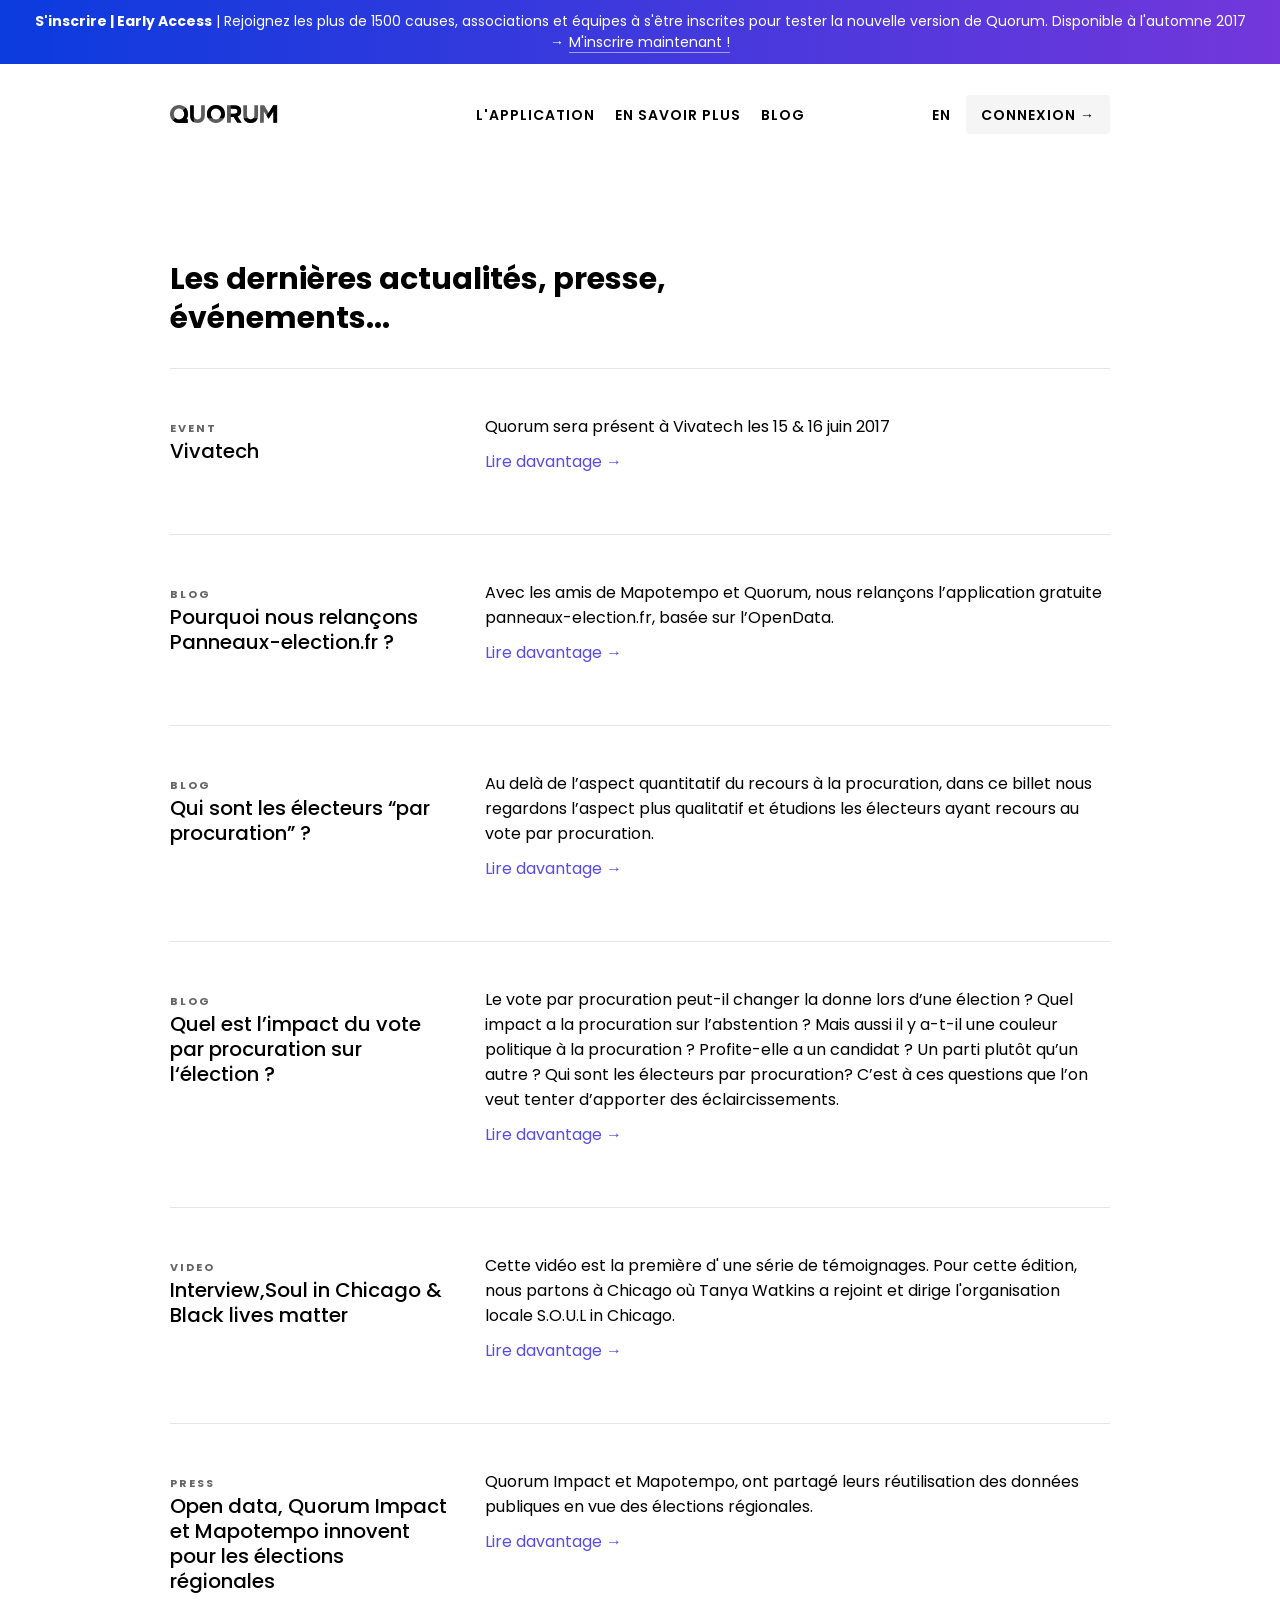
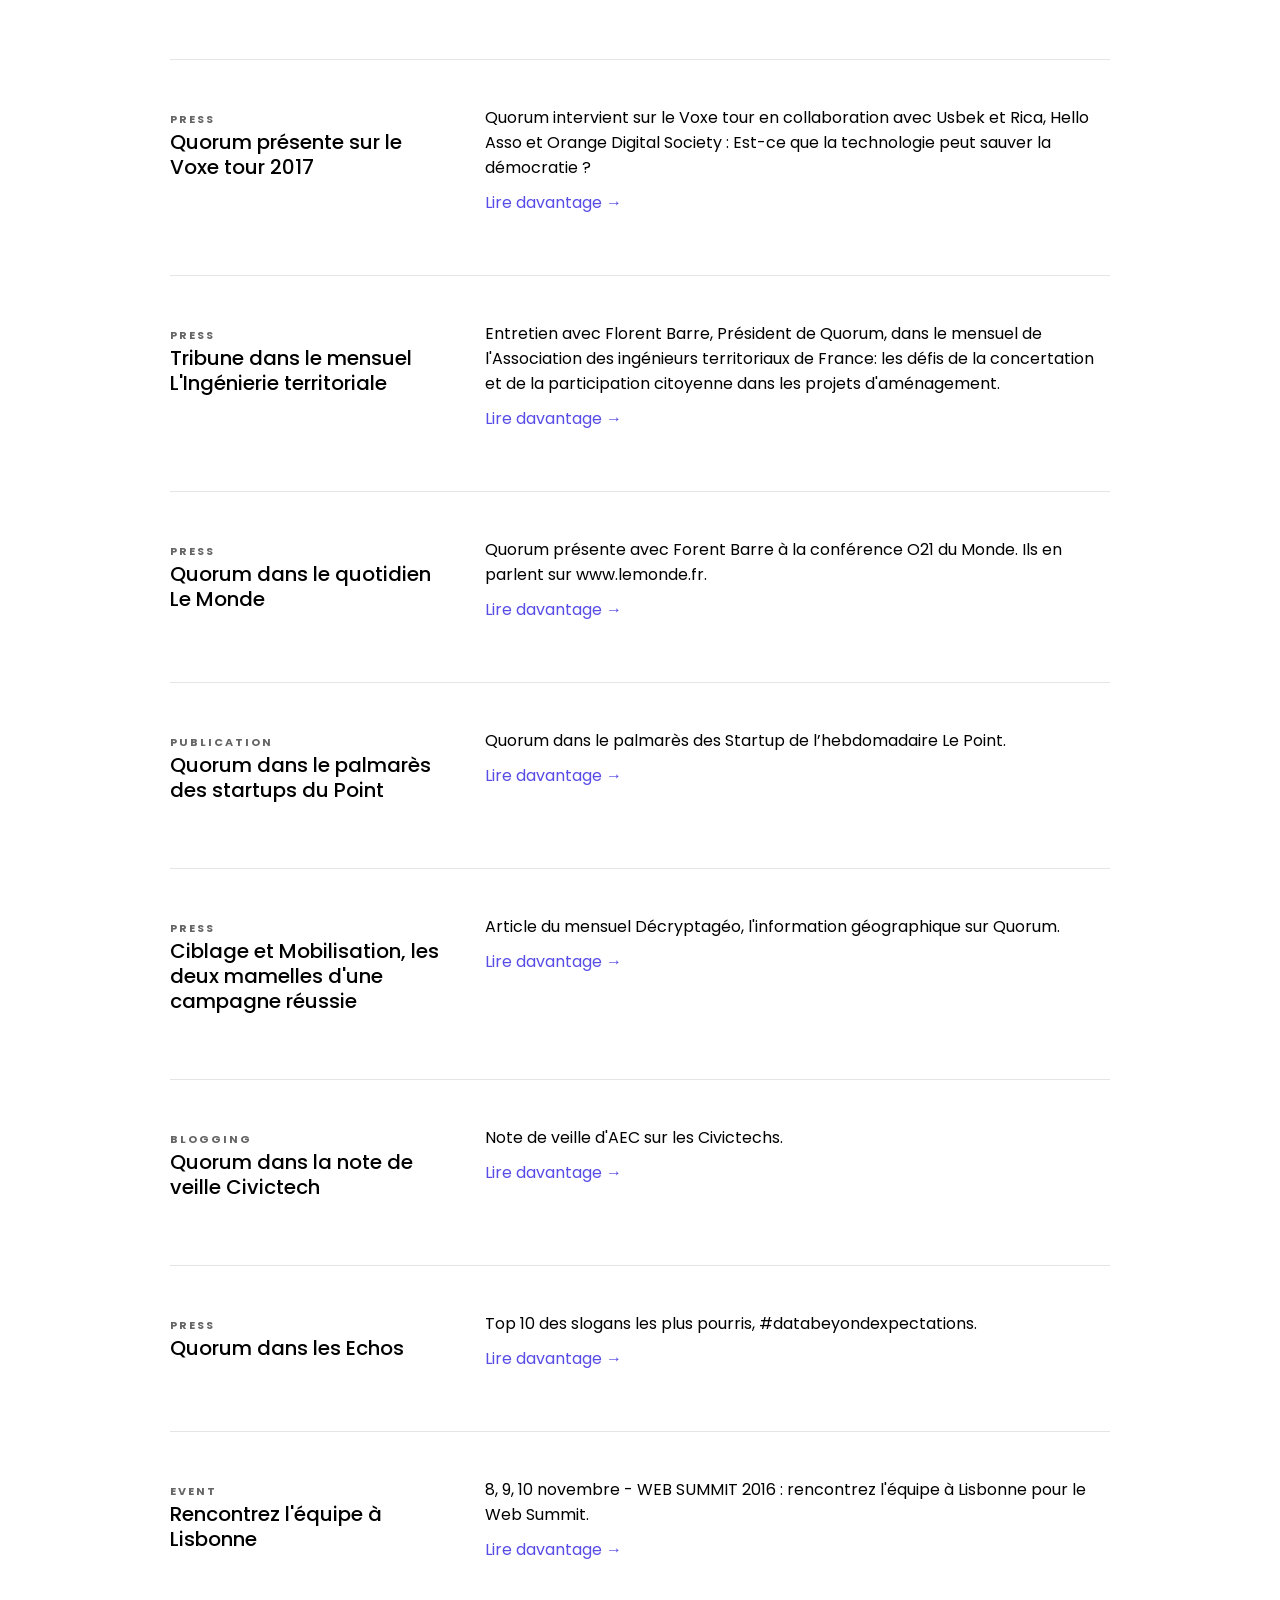
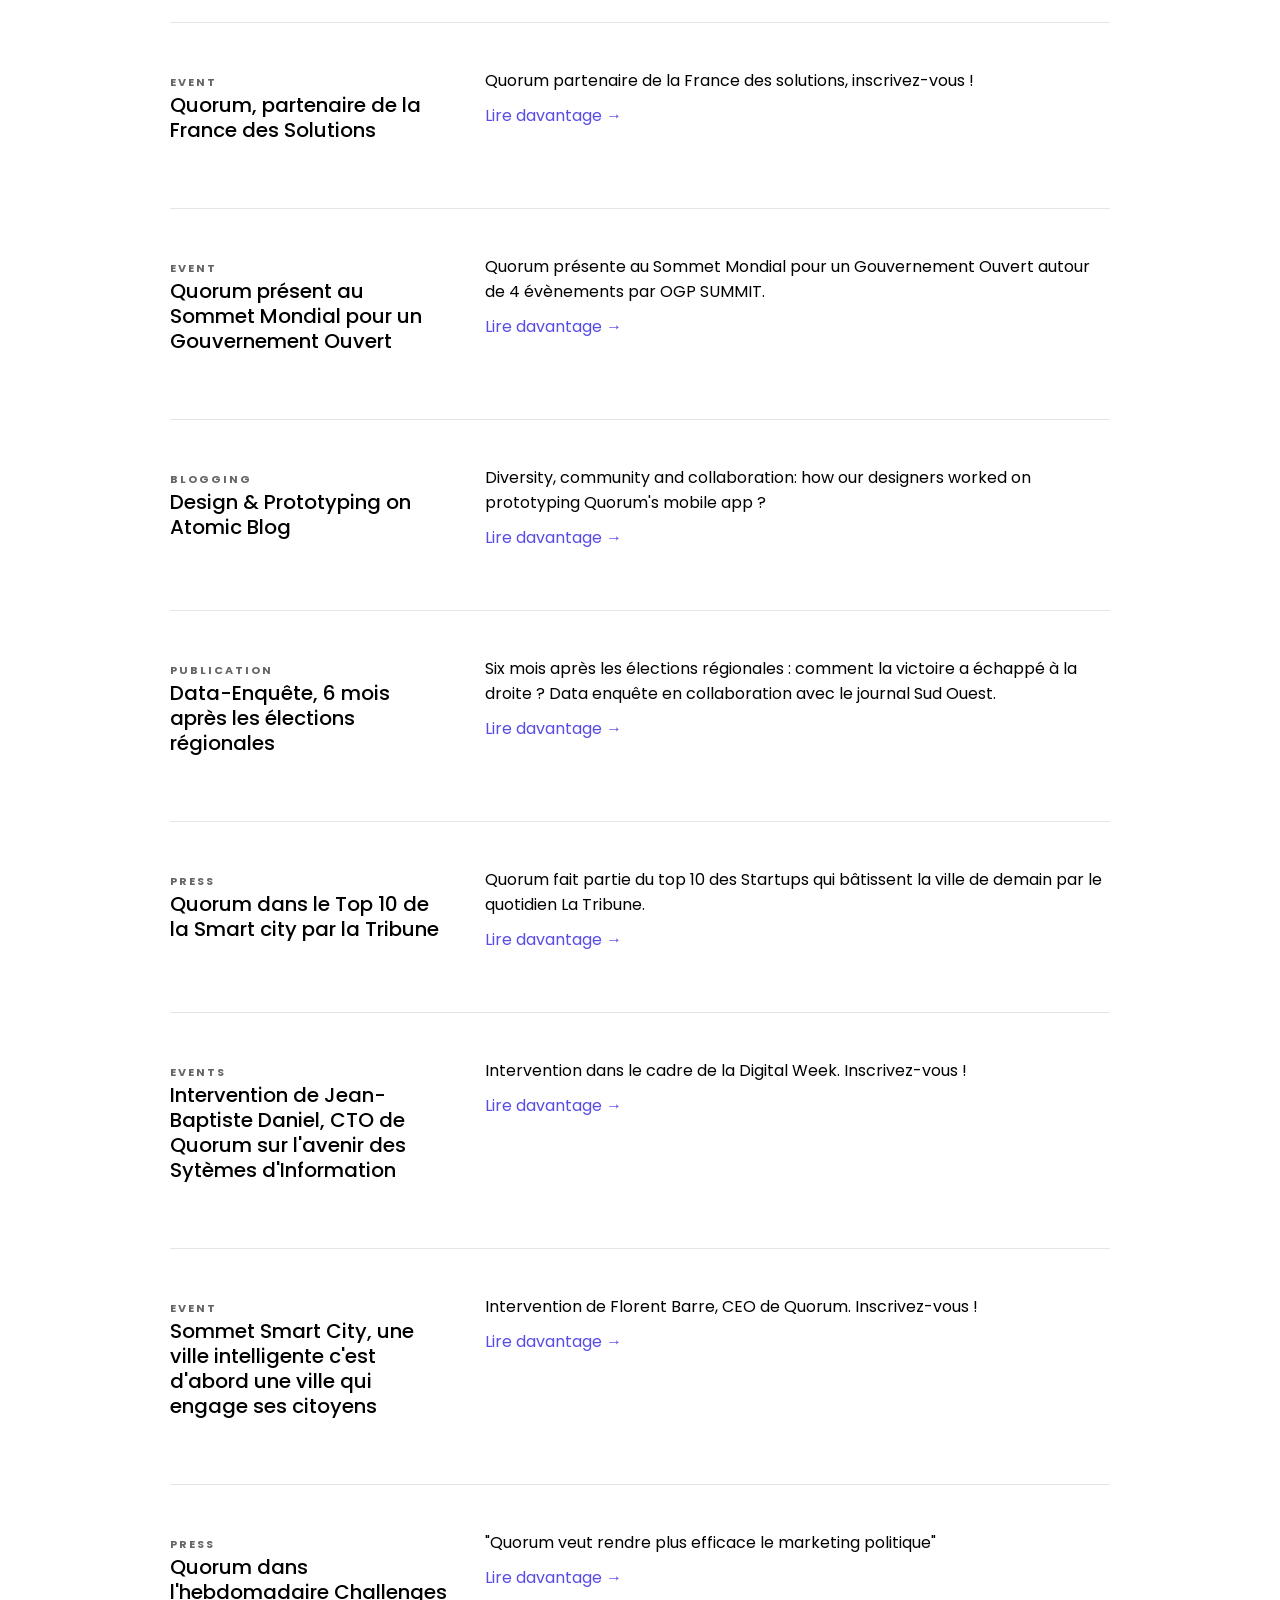
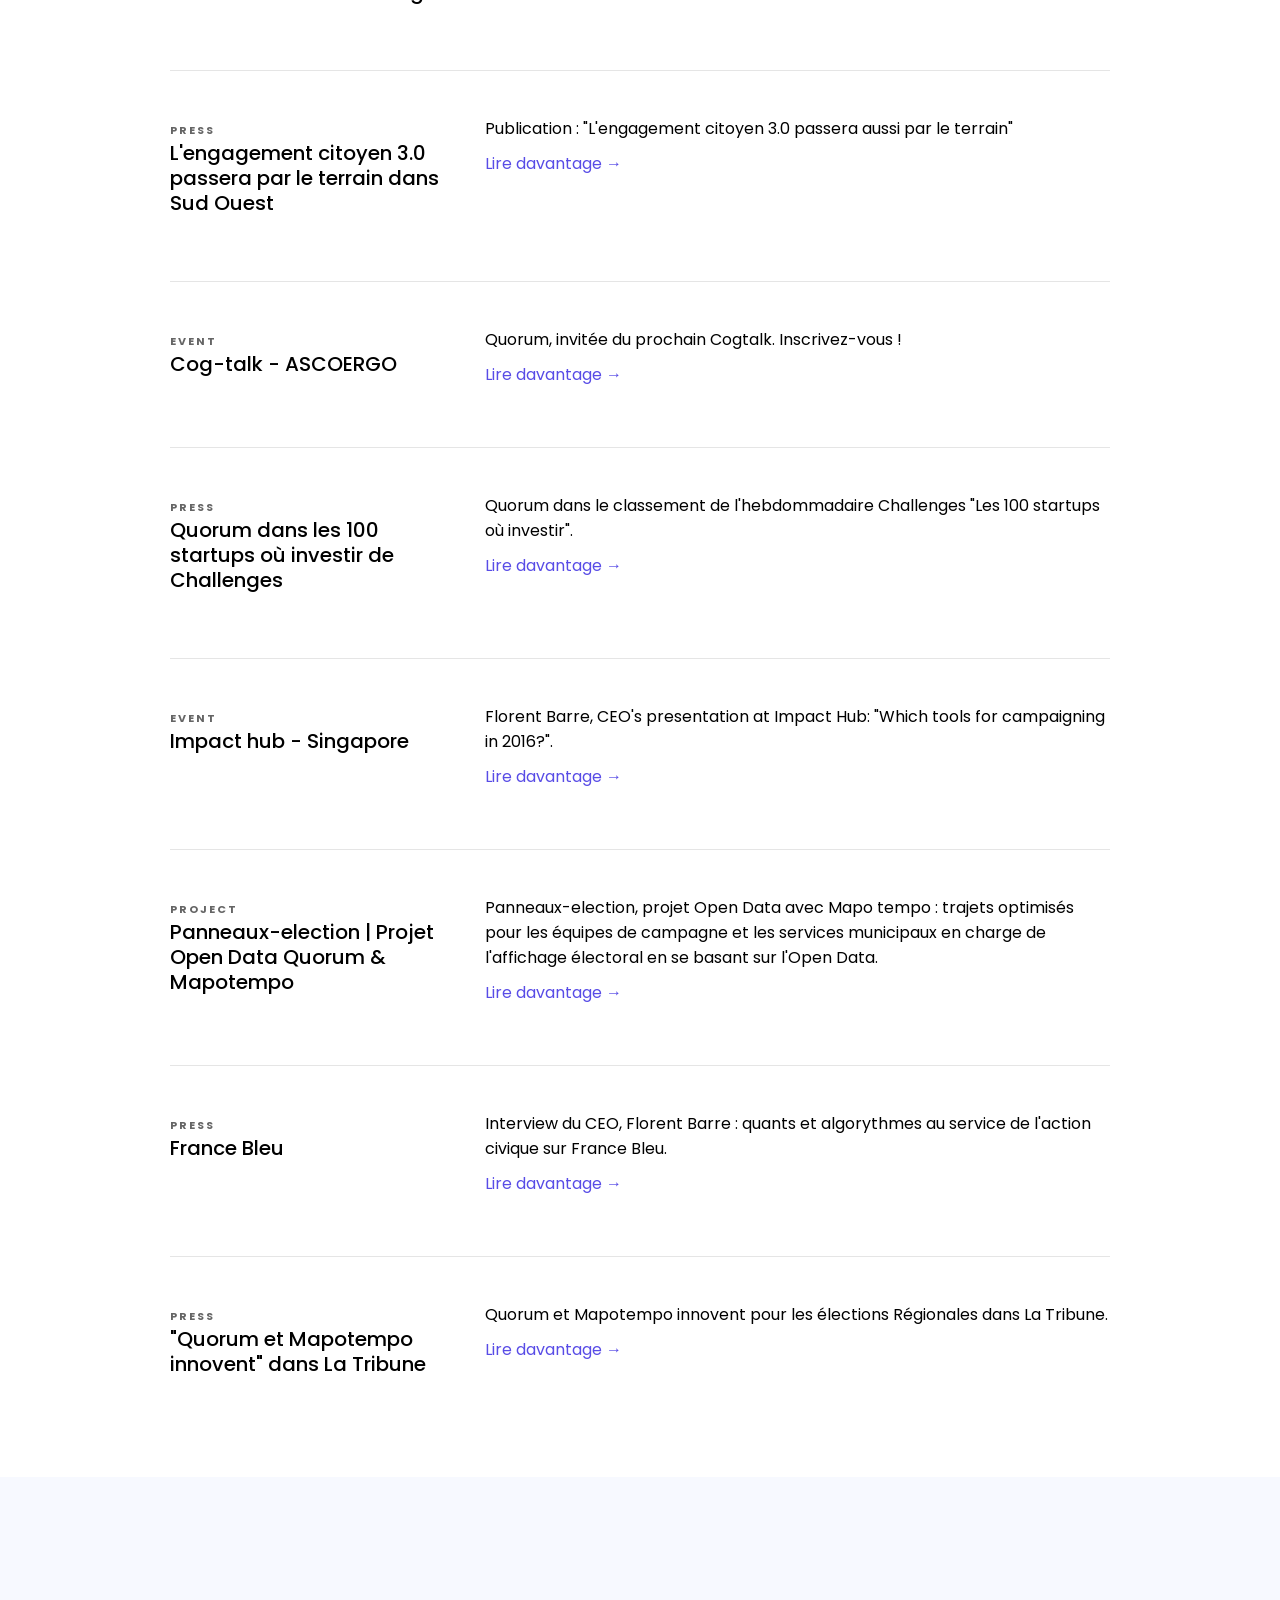
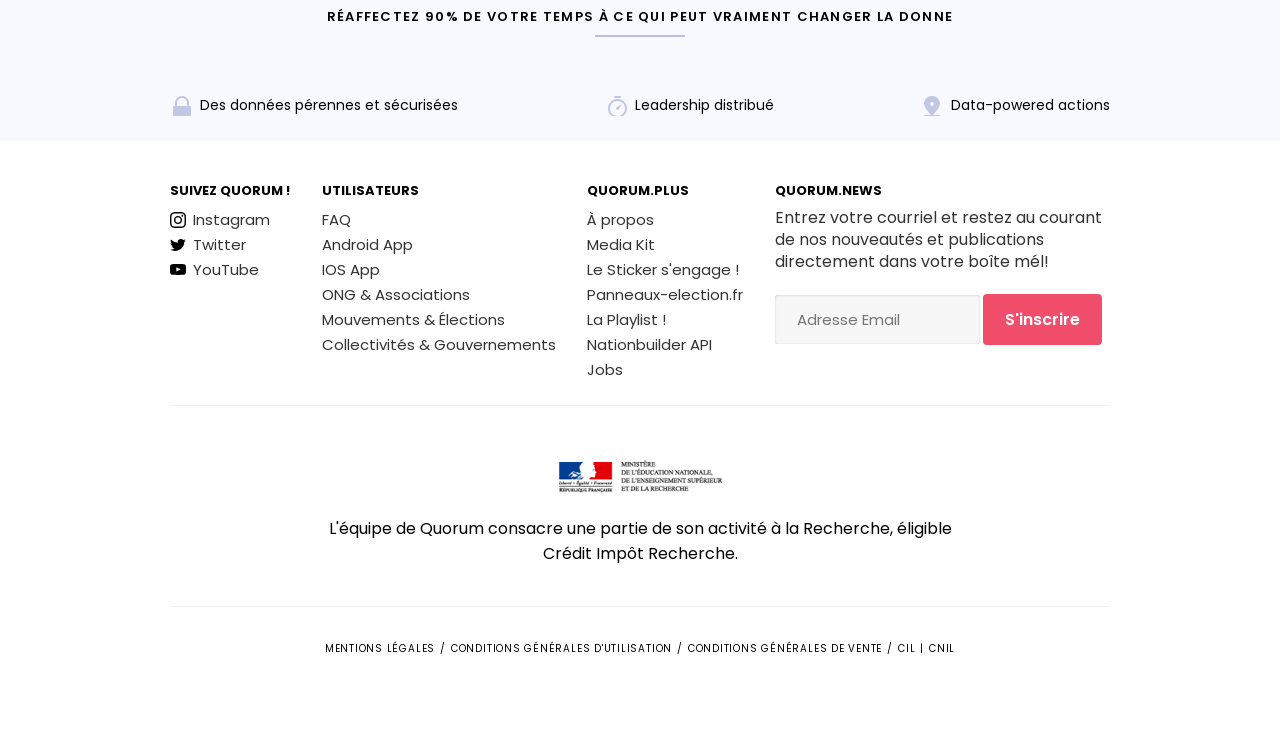
<file: news/index.html>
<!DOCTYPE html><html lang="fr"><head><meta content="text/html; charset=utf-8" http-equiv="content-type" /><title>Quorum | Mobilise above expectations</title><meta content="Quorum accompagne et aide au pilotage les collectivités territoriales, ONG, candidats aux élections et leaders d'influence dans leurs campagnes." name="description" /><meta content="width=device-width, initial-scale=1.0, maximum-scale=1, user-scalable=0" name="viewport" /><link href="/stylesheets/all.css" rel="stylesheet" /><link href="https://fonts.googleapis.com/css?family=Montserrat|Poppins:300,400,500,600,700" rel="stylesheet" /></head><body><div class="cookie" id="cnil_message"><p>Ce site utilise des cookies ! Ainsi nous pouvous vous fournir la meilleure et la plus sécurisée des expériences - Continuez à utiliser le service normalement ou rendez-vous ici <a href="/Mentions_Legales_QUORUM.pdf" target="_blank">ici</a> pour connaître tous les détails.
</p><img src="/images/icons/cookie-close.svg" onclick="closeCnilBanner();" alt="Cookie close" /></div><div class="banner"><a href="http://quorum.us12.list-manage.com/subscribe/post?u=8d7c7595072992d8808c7993d&amp;id=e648f190bc" target="_blank"><p><strong>S'inscrire | Early Access</strong> | Rejoignez les plus de 1500 causes, associations et équipes à s'être inscrites pour tester la nouvelle version de Quorum. Disponible à l'automne 2017 →<a href="https://algolinked.quorum.co" class="link" target="_blank">M'inscrire maintenant !</a>
</p></a></div><header class="header fixed-header"><div class="content" id="menu-toggle"><a href="../" class="logo"><?xml version="1.0" encoding="UTF-8"?>
<svg class="desktop" width="108px" height="18px" viewBox="0 0 108 18" version="1.1" xmlns="http://www.w3.org/2000/svg" xmlns:xlink="http://www.w3.org/1999/xlink">
    <style>

      #logo * {
        transition: .5s all;
      }

      svg:hover #logo-full {
        fill-opacity: 1;
      }

      svg:hover #q {
        fill: #37DBAB;
      }

      svg:hover #u-1 {
        fill: #8256F5;
      }

      svg:hover #o {
        fill: #B137DB;
      }

      svg:hover #r {
        fill: #3768DB;
      }

      svg:hover #u-2 {
        fill: #DC44A3;
      }

      svg:hover #m {
        fill: #37DBAB;
      }
    </style>
    <defs>
        <path d="M9.49817734,17.9232453 C9.32652215,17.9319484 9.1529471,17.9363 8.97745202,17.9363 C7.67075435,17.9363 6.46893317,17.7009504 5.37195242,17.230244 C4.27497167,16.7595376 3.32722677,16.1236807 2.52868931,15.3226541 C1.73015185,14.5216275 1.10907648,13.5802289 0.665444556,12.49843 C0.221812634,11.4166312 0,10.2563987 0,9.01769779 C0,7.72944906 0.225845591,6.56921657 0.677543548,5.48741775 C1.12924151,4.40561892 1.75434984,3.45596244 2.5528873,2.63841982 C3.35142476,1.8208772 4.30320261,1.17676237 5.4082494,0.706056008 C6.51329618,0.235349649 7.71915032,0 9.02584798,0 C10.3325456,0 11.5343668,0.235349649 12.6313476,0.706056008 C13.7283283,1.17676237 14.6760732,1.81261931 15.4746107,2.61364593 C16.2731481,3.41467254 16.8942235,4.35607113 17.3378554,5.43786996 C17.7814874,6.51966878 18.0033,7.67990127 18.0033,8.91860221 C18.0033,9.87653069 17.8742454,10.7518662 17.6161323,11.5941829 C17.3580191,12.4364995 16.9869871,13.2209983 16.503025,13.9477029 L16.1159454,14.3363 L17.7434,14.3363 L17.7434,18 L9.4312,18 L9.49817734,17.9232453 L9.49817734,17.9232453 Z M4.41116091,6.48985819 C4.04381043,7.24403918 3.8364,8.09975372 3.8364,9.00675 C3.8364,12.0440676 6.16234788,14.5063 9.03155,14.5063 C11.9007521,14.5063 14.2267,12.0440676 14.2267,9.00675 C14.2267,5.9694324 11.9007521,3.5072 9.03155,3.5072 C8.8313425,3.5072 8.63378009,3.51918857 8.43946845,3.54252456 C7.88974409,3.59399932 7.37943577,3.72617575 6.90853448,3.93905568 C6.28745278,4.21982754 5.75510502,4.60794752 5.31147524,5.10342727 C4.94549501,5.51218205 4.64539218,5.97432246 4.41116091,6.48985819 L4.41116091,6.48985819 Z M27.4162543,17.9116 C25.1416432,17.9116 23.3510188,17.267483 22.0443274,15.9792295 C20.7376359,14.6909761 20.0843,12.7668829 20.0843,10.2068921 L20.0843,0.2973 L23.8107718,0.2973 L23.8107718,10.1077962 C23.8107718,11.5281782 24.1334068,12.5975776 24.7786866,13.3160267 C25.4239663,14.0344757 26.3192785,14.3936948 27.46465,14.3936948 C28.6100215,14.3936948 29.5053337,14.0468625 30.1506134,13.3531876 C30.7958932,12.6595127 31.1185282,11.6190159 31.1185282,10.2316661 L31.1185282,0.2973 L34.845,0.2973 L34.845,10.0830222 C34.845,11.4043078 34.6715837,12.5521574 34.3247458,13.5266055 C33.977908,14.5010536 33.4818566,15.3144578 32.8365769,15.9668425 C32.1912972,16.6192273 31.4089072,17.106444 30.4893836,17.4285074 C29.56986,17.7505707 28.5454938,17.9116 27.4162543,17.9116 Z M45.9518479,14.4184 C46.6939195,14.4184 47.3795189,14.2780162 48.0086666,13.9972443 C48.6378143,13.7164725 49.174195,13.3283525 49.6178248,12.8328727 C50.0614545,12.337393 50.4082872,11.7634709 50.6583331,11.1110892 C50.9083789,10.4587075 51.0334,9.76091735 51.0334,9.01769773 L51.0334,8.96815 C51.0334,8.22493037 50.9083789,7.52301126 50.6583331,6.86237159 C50.4082872,6.20173192 50.0533887,5.62368089 49.5936269,5.12820114 C49.1338651,4.63272139 48.5894185,4.24047247 47.9602709,3.95144261 C47.3311232,3.66241276 46.6455238,3.5179 45.9034521,3.5179 C45.1452485,3.5179 44.4556162,3.65828382 43.8345345,3.93905568 C43.2134528,4.21982754 42.681105,4.60794752 42.2374752,5.10342727 C41.7938455,5.59890702 41.4470128,6.17282912 41.1969669,6.8252108 C40.9469211,7.47759247 40.8219,8.17538265 40.8219,8.91860227 L40.8219,8.96815 C40.8219,9.71136963 40.9469211,10.4132887 41.1969669,11.0739284 C41.4470128,11.7345681 41.8019113,12.3126191 42.2616731,12.8080989 C42.7214349,13.3035786 43.2618485,13.6958275 43.8829302,13.9848574 C44.5040119,14.2738872 45.1936442,14.4184 45.9518479,14.4184 Z M42.2979524,17.230244 C41.2009717,16.7595376 40.2532268,16.1236807 39.4546893,15.3226541 C38.6561519,14.5216275 38.0350765,13.5802289 37.5914446,12.49843 C37.1478126,11.4166312 36.926,10.2563987 36.926,9.01769779 C36.926,7.72944906 37.1518456,6.56921657 37.6035435,5.48741775 C38.0552415,4.40561892 38.6803498,3.45596244 39.4788873,2.63841982 C40.2774248,1.8208772 41.2292026,1.17676237 42.3342494,0.706056008 C43.4392962,0.235349649 44.6451503,0 45.951848,0 C47.2585456,0 48.4603668,0.235349649 49.5573476,0.706056008 C50.6543283,1.17676237 51.6020732,1.81261931 52.4006107,2.61364593 C53.1991481,3.41467254 53.8202235,4.35607113 54.2638554,5.43786996 C54.7074874,6.51966878 54.9293,7.67990127 54.9293,8.91860221 C54.9293,10.2068509 54.7034544,11.3670834 54.2517565,12.4488823 C53.8000585,13.5306811 53.1749502,14.4803376 52.3764127,15.2978802 C51.5778752,16.1154228 50.6260974,16.7595376 49.5210506,17.230244 C48.4160038,17.7009504 47.2101497,17.9363 45.903452,17.9363 C44.5967544,17.9363 43.3949332,17.7009504 42.2979524,17.230244 Z M64.5358584,8.7205 C65.4553798,8.7205 66.1611422,8.49753507 66.6531668,8.05159851 C67.1451914,7.60566195 67.3912,7.01108879 67.3912,6.26786119 L67.3912,6.21831294 C67.3912,5.39250449 67.1330926,4.77315745 66.6168701,4.36025323 C66.1006475,3.94734901 65.3827863,3.7409 64.463265,3.7409 L60.761,3.7409 L60.761,8.7205 L64.5358584,8.7205 Z M57.0345,0.2973 L64.7778124,0.2973 C66.9233659,0.2973 68.5688034,0.883612137 69.714174,2.056254 C70.6820929,3.04721895 71.1660451,4.36848574 71.1660451,6.020094 L71.1660451,6.069642 C71.1660451,7.47350902 70.8313115,8.61723058 70.1618343,9.500841 C69.4923571,10.3844514 68.6172102,11.0326979 67.5363674,11.4456 L71.6742,17.6391 L67.3185868,17.6391 L63.6889091,12.089724 L60.7609691,12.089724 L60.7609691,17.6391 L57.0345,17.6391 L57.0345,0.2973 Z M80.6274543,17.9116 C78.3528432,17.9116 76.5622188,17.267483 75.2555274,15.9792295 C73.9488359,14.6909761 73.2955,12.7668829 73.2955,10.2068921 L73.2955,0.2973 L77.0219718,0.2973 L77.0219718,10.1077962 C77.0219718,11.5281782 77.3446068,12.5975776 77.9898866,13.3160267 C78.6351663,14.0344757 79.5304785,14.3936948 80.67585,14.3936948 C81.8212215,14.3936948 82.7165337,14.0468625 83.3618134,13.3531876 C84.0070932,12.6595127 84.3297282,11.6190159 84.3297282,10.2316661 L84.3297282,0.2973 L88.0562,0.2973 L88.0562,10.0830222 C88.0562,11.4043078 87.8827837,12.5521574 87.5359458,13.5266055 C87.189108,14.5010536 86.6930566,15.3144578 86.0477769,15.9668425 C85.4024972,16.6192273 84.6201072,17.106444 83.7005836,17.4285074 C82.78106,17.7505707 81.7566938,17.9116 80.6274543,17.9116 Z M90.1615,0.2973 L94.1783443,0.2973 L98.63075,7.630404 L103.083156,0.2973 L107.1,0.2973 L107.1,17.6391 L103.397728,17.6391 L103.397728,6.317382 L98.63075,13.724808 L98.5339586,13.724808 L93.8153764,6.391704 L93.8153764,17.6391 L90.1615,17.6391 L90.1615,0.2973 Z" id="path-1"></path>
    </defs>
    <g id="website" stroke="none" stroke-width="1" fill="none" fill-rule="evenodd">
        <g id="home-red" transform="translate(-250.000000, -28.000000)">
            <g id="header" transform="translate(250.000000, 16.000000)">
                <g id="logo" transform="translate(0.000000, 12.000000)">
                    <mask id="mask-2" fill="white">
                        <use xlink:href="#path-1"></use>
                    </mask>
                    <use id="logo-full" fill-opacity="0.640000045" fill="#000000" xlink:href="#path-1"></use>
                    <polygon id="q" fill="#000000" mask="url(#mask-2)" points="19.9814 -1.5487 19.9814 23.2427 -5.1152 23.2427"></polygon>
                    <path id="m" d="M108.0591,-0.1593 L103.260137,-0.018766084 L94.1521,14.4955666 C94.1521,14.4955666 99.1234734,17.9167884 101.44931,18.353063 C103.652573,18.7663458 108.0591,17.9999912 108.0591,17.9999912 L108.0591,-0.1593 Z" id="Rectangle-1" fill="#000000" mask="url(#mask-2)"></path>
                    <rect id="o" fill="#000000" mask="url(#mask-2)" x="36.7657" y="-0.1593" width="18.3828" height="13.3805"></rect>
                    <rect id="u-2" fill="#000000" mask="url(#mask-2)" x="71.773" y="13.2212" width="18.3828" height="4.9381"></rect>
                    <rect id="u-1" fill="#000000" mask="url(#mask-2)" x="20.1412" y="0.3186" width="3.6766" height="17.5221"></rect>
                    <rect id="r" fill="#000000" mask="url(#mask-2)" x="60.7433" y="0.3186" width="11.6691" height="17.5221"></rect>
                </g>
            </g>
        </g>
    </g>
</svg>
</a><nav><a href="javascript:void(0);" onclick="myMenu()" class="menu-open">Menu</a><div class="menu-items"><ul><li class="products"><a href="../#mobile-app">L'application</a></li><li class="prices"><a href="../insights">En savoir Plus</a></li><li class="news"><a href="https://medium.com/quorum-blog">Blog</a></li><li class="contact"><a href="http://eepurl.com/cDg1qv">CONTACTEZ NOUS !</a></li></ul><div class="links"><a href="../en">En</a><a href="https://cloud.quorumapps.com/" target="_blank">Connexion →</a></div></div></nav></div></header><div class="wrapper news-extended"><h1>Les dernières actualités, presse, événements...</h1><div class="article"><div class="title"><span>Event</span><h2>Vivatech
</h2></div><div class="content"><p>Quorum sera présent à Vivatech les 15 & 16 juin 2017
</p><a href="https://vivatechnology.com/" target="_blank">Lire davantage →</a></div></div><div class="article"><div class="title"><span>Blog</span><h2>Pourquoi nous relançons Panneaux-election.fr ?
</h2></div><div class="content"><p>Avec les amis de Mapotempo et Quorum, nous relançons l’application gratuite panneaux-election.fr, basée sur l’OpenData.
</p><a href="https://medium.com/quorum-blog/https-medium-com-quorum-blog-opendata-et-usage-concret-b630f2879d92" target="_blank">Lire davantage →</a></div></div><div class="article"><div class="title"><span>Blog</span><h2>Qui sont les électeurs “par procuration” ?</h2></div><div class="content"><p>Au delà de l’aspect quantitatif du recours à la procuration, dans ce billet nous regardons l’aspect plus qualitatif et étudions les électeurs ayant recours au vote par procuration.
</p><a href="https://medium.com/quorum-blog/qui-sont-les-%C3%A9lecteurs-par-procuration-84ee70b6e3ff" target="_blank">Lire davantage →</a></div></div><div class="article"><div class="title"><span>Blog</span><h2>Quel est l’impact du vote par procuration sur l‘élection ?</h2></div><div class="content"><p>Le vote par procuration peut-il changer la donne lors d’une élection ?
Quel impact a la procuration sur l’abstention ?
Mais aussi il y a-t-il une couleur politique à la procuration ? Profite-elle a un candidat ? Un parti plutôt qu’un autre ? Qui sont les électeurs par procuration?
C’est à ces questions que l’on veut tenter d’apporter des éclaircissements.
</p><a href="https://medium.com/quorum-blog/https-medium-com-quorum-blog-electionprocuration-d5d80d9f6d21" target="_blank">Lire davantage →</a></div></div><div class="article"><div class="title"><span>Video</span><h2>Interview,Soul in Chicago & Black lives matter</h2></div><div class="content"><p>Cette vidéo est la première d' une série de témoignages. Pour cette édition, nous partons à Chicago où Tanya Watkins a rejoint et dirige l'organisation  locale S.O.U.L in Chicago.
</p><a href="https://www.youtube.com/watch?v=xMIdGlV7c1I&amp;feature=youtu.be" target="_blank">Lire davantage →</a></div></div><div class="article"><div class="title"><span>Press</span><h2>Open data, Quorum Impact et Mapotempo innovent pour les élections régionales</h2></div><div class="content"><p>Quorum Impact et Mapotempo, ont partagé leurs réutilisation des données publiques en vue des élections régionales.
</p><a href="http://objectifaquitaine.latribune.fr/business/l-actu-de-la-french-tech-bordeaux/2015-11-23/open-data-quorum-impact-et-mapotempo-innonvent-pour-les-elections-regionales.html/" target="_blank">Lire davantage →</a></div></div><div class="article"><div class="title"><span>Press</span><h2>Quorum présente sur le Voxe tour 2017</h2></div><div class="content"><p>Quorum intervient sur le Voxe tour en collaboration avec Usbek et Rica, Hello Asso et Orange Digital Society : Est-ce que la technologie peut sauver la démocratie ?
</p><a href="http://www.voxe.org/voxetour/" target="_blank">Lire davantage →</a></div></div><div class="article"><div class="title"><span>Press</span><h2>Tribune dans le mensuel L'Ingénierie territoriale</h2></div><div class="content"><p>Entretien avec Florent Barre, Président de Quorum, dans le mensuel de l'Association des ingénieurs territoriaux de France: les défis de la concertation et de la participation citoyenne dans les projets d'aménagement.
</p><a href="http://www.aitf.fr/magazines" target="_blank">Lire davantage →</a></div></div><div class="article"><div class="title"><span>Press</span><h2>Quorum dans le quotidien Le Monde</h2></div><div class="content"><p>Quorum présente avec Forent Barre à la conférence O21 du Monde. Ils en parlent sur www.lemonde.fr.
</p><a href="http://abonnes.lemonde.fr/campus/video/2017/02/27/o21-dans-le-numerique-les-projets-importent-plus-que-le-diplome_5086483_4401467.html" target="_blank">Lire davantage →</a></div></div><div class="article"><div class="title"><span>Publication</span><h2>Quorum dans le palmarès des startups du Point</h2></div><div class="content"><p>Quorum dans le palmarès des Startup de l’hebdomadaire Le Point.
</p><a href="http://www.lepoint.fr/dossiers/high-tech-internet/palmares-start-up/" target="_blank">Lire davantage →</a></div></div><div class="article"><div class="title"><span>Press</span><h2>Ciblage et Mobilisation, les deux mamelles d'une campagne réussie</h2></div><div class="content"><p>Article du mensuel Décryptagéo, l'information géographique sur Quorum.
</p><a href="http://decryptageo.fr/" target="_blank">Lire davantage →</a></div></div><div class="article"><div class="title"><span>Blogging</span><h2>Quorum dans la note de veille Civictech</h2></div><div class="content"><p>Note de veille d'AEC sur les Civictechs.
</p><a href="http://www.aecom.org/" target="_blank">Lire davantage →</a></div></div><div class="article"><div class="title"><span>Press</span><h2>Quorum dans les Echos</h2></div><div class="content"><p>Top 10 des slogans les plus pourris, #databeyondexpectations.
</p><a href="http://business.lesechos.fr/entrepreneurs/marketing-vente/les-slogans-des-start-up-manquent-d-originalite-304541.php?xtor=EPR-22-[entrepreneurs]-20170117-[Prov_]-1988649@2" target="_blank">Lire davantage →</a></div></div><div class="article"><div class="title"><span>Event</span><h2>Rencontrez l'équipe à Lisbonne</h2></div><div class="content"><p>8, 9, 10 novembre - WEB SUMMIT 2016 : rencontrez l'équipe à Lisbonne pour le Web Summit.
</p><a href="https://websummit.com/" target="_blank">Lire davantage →</a></div></div><div class="article"><div class="title"><span>Event</span><h2>Quorum, partenaire de la France des Solutions</h2></div><div class="content"><p>Quorum partenaire de la France des solutions, inscrivez-vous !
</p><a href="http://lvwm.r.bh.d.sendibt3.com/116qnykikjpvfl.html" target="_blank">Lire davantage →</a></div></div><div class="article"><div class="title"><span>Event</span><h2>Quorum présent au Sommet Mondial pour un Gouvernement Ouvert</h2></div><div class="content"><p>Quorum présente au Sommet Mondial pour un Gouvernement Ouvert autour de 4 évènements par OGP SUMMIT.
</p><a href="https://fr.ogpsummit.org/osem/conference/ogp-summit/program/proposal/596" target="_blank">Lire davantage →</a></div></div><div class="article"><div class="title"><span>Blogging</span><h2>Design & Prototyping on Atomic Blog</h2></div><div class="content"><p>Diversity, community and collaboration: how our designers worked on prototyping Quorum's mobile app ?
</p><a href="http://blog.atomic.io/design/luc-chaissac-diversity-community-collaboration-prototyping" target="_blank">Lire davantage →</a></div></div><div class="article"><div class="title"><span>Publication</span><h2>Data-Enquête, 6 mois après les élections régionales</h2></div><div class="content"><p>Six mois après les élections régionales : comment la victoire a échappé à la droite ? Data enquête en collaboration avec le journal Sud Ouest.
</p><a href="http://www.sudouest.fr/2016/06/13/les-villes-qui-ont-perdu-la-droite-2398107-7410.php" target="_blank">Lire davantage →</a></div></div><div class="article"><div class="title"><span>Press</span><h2>Quorum dans le Top 10 de la Smart city par la Tribune</h2></div><div class="content"><p>Quorum fait partie du top 10 des Startups qui bâtissent la ville de demain par le quotidien La Tribune.
</p><a href="http://www.latribune.fr/regions/aquitaine/les-dix-startups-bordelaises-qui-batissent-la-ville-de-demain-573013.html" target="_blank">Lire davantage →</a></div></div><div class="article"><div class="title"><span>Events</span><h2>Intervention de Jean-Baptiste Daniel, CTO de Quorum sur l'avenir des Sytèmes d'Information</h2></div><div class="content"><p>Intervention dans le cadre de la Digital Week. Inscrivez-vous !
</p><a href="http://citedigitale.bordeaux.fr/" target="_blank">Lire davantage →</a></div></div><div class="article"><div class="title"><span>Event</span><h2>Sommet Smart City, une ville intelligente c'est d'abord une ville qui engage ses citoyens</h2></div><div class="content"><p>Intervention de Florent Barre, CEO de Quorum. Inscrivez-vous !
</p><a href="http://objectifaquitaine.latribune.fr/evenements/2016-04-18/smart-city-bordeaux-le-programme-devoile.html" target="_blank">Lire davantage →</a></div></div><div class="article"><div class="title"><span>Press</span><h2>Quorum dans l'hebdomadaire Challenges</h2></div><div class="content"><p>"Quorum veut rendre plus efficace le marketing politique"
</p><a href="https://www.challenges.fr/start-up/quorum-veut-rendre-plus-efficace-le-marketing-politique_30835" target="_blank">Lire davantage →</a></div></div><div class="article"><div class="title"><span>Press</span><h2>L'engagement citoyen 3.0 passera par le terrain dans Sud Ouest</h2></div><div class="content"><p>Publication : "L'engagement citoyen 3.0 passera aussi par le terrain"
</p><a href="http://www.sudouest.fr/2016/04/10/l-engagement-citoyen-3-0-passera-aussi-par-le-terrain-publi-info-2357537-7507.php" target="_blank">Lire davantage →</a></div></div><div class="article"><div class="title"><span>Event</span><h2>Cog-talk - ASCOERGO</h2></div><div class="content"><p>Quorum, invitée du prochain Cogtalk. Inscrivez-vous !
</p><a href="https://www.eventbrite.fr/e/billets-cogtalk-quorum-20253484718?ref=estw" target="_blank">Lire davantage →</a></div></div><div class="article"><div class="title"><span>Press</span><h2>Quorum dans les 100 startups où investir de Challenges</h2></div><div class="content"><p>Quorum dans le classement de l'hebdommadaire Challenges "Les 100 startups où investir".
</p><a href="https://www.ch" target="_blank">Lire davantage →</a></div></div><div class="article"><div class="title"><span>Event</span><h2>Impact hub - Singapore</h2></div><div class="content"><p>Florent Barre, CEO's presentation at Impact Hub: "Which tools for campaigning in 2016?".
</p><a href="http://singapore.impacthub.net/" target="_blank">Lire davantage →</a></div></div><div class="article"><div class="title"><span>Project</span><h2>Panneaux-election | Projet Open Data Quorum & Mapotempo</h2></div><div class="content"><p>Panneaux-election, projet Open Data avec Mapo tempo : trajets optimisés pour les équipes de campagne et les services municipaux en charge de l'affichage électoral en se basant sur l'Open Data.
</p><a href="http://singapore.impacthub.net/" target="_blank">Lire davantage →</a></div></div><div class="article"><div class="title"><span>Press</span><h2>France Bleu</h2></div><div class="content"><p>Interview du CEO, Florent Barre : quants et algorythmes au service de l'action civique sur France Bleu.
</p><a href="https://www.francebleu.fr/emissions/start/gironde/quorum-florent-barre" target="_blank">Lire davantage →</a></div></div><div class="article"><div class="title"><span>Press</span><h2>"Quorum et Mapotempo innovent" dans La Tribune</h2></div><div class="content"><p>Quorum et Mapotempo innovent pour les élections Régionales dans La Tribune.
</p><a href="http://objectifaquitaine.latribune.fr/business/l-actu-de-la-french-tech-bordeaux/2015-11-23/open-data-quorum-impact-et-mapotempo-innonvent-pour-les-elections-regionales.html" target="_blank">Lire davantage →</a></div></div></div><div class="light-blue"><div class="wrapper actions"><h2>Réaffectez 90% de votre temps à ce qui peut vraiment changer la donne</h2><hr /><div class="items"><img src="/images/icons/secure.svg" class="icon" alt="Secure" /><p class="secure">Des données pérennes et sécurisées</p><img src="/images/icons/organization.svg" class="icon" alt="Organization" /><p class="organization">Leadership distribué</p><img src="/images/icons/field.svg" class="icon" alt="Field" /><p class="field">Data-powered actions</p></div></div></div><footer><div class="footer-item"><div class="footer-connect"><h3>Suivez Quorum !</h3><ul><li class="instagram"><a href="https://www.instagram.com/quorumteam/" target="_blank">Instagram</a></li><li class="twitter"><a href="https://twitter.com/quorumhq" target="_blank">Twitter</a></li><li class="youtube"><a href="https://www.youtube.com/channel/UCH4AkGS1qyqyJ_7Ma2LhtGg?view_as=subscriber" target="_blank">YouTube</a></li></ul></div></div><div class="footer-item"><div class="footer-quorum"><h3>Utilisateurs</h3><ul><li><a href="/faq">FAQ</a></li><li><a href="https://play.google.com/store/apps/details?id=com.quorumapps.quorum128598&amp;hl=fr" target="_blank">Android App</a></li><li><a href="https://itunes.apple.com/fr/app/quorum-campaignapp-mobilisation-election/id1186778175">IOS App</a></li><li><a href="https://cloud.quorumapps.com/login" target="_blank">ONG & Associations</a></li><li><a href="https://cloud.quorumapps.com/login" target="_blank">Mouvements & Élections</a></li><li><a href="https://cloud.quorumapps.com/login" target="_blank">Collectivités & Gouvernements</a></li></ul></div></div><div class="footer-item"><div class="footer-plus"><h3>QUORUM.Plus</h3><ul><li><a href="/about-us" target="_blank">À propos</a></li><li><a href="https://projects.invisionapp.com/boards/4J39WY0A2XCZY/" target="_blank">Media Kit</a></li><li><a href="https://itunes.apple.com/fr/app/le-sticker-engag%C3%A9/id1241367981?l=en&amp;mt=8&amp;utm_content=bufferb4a08&amp;utm_medium=social&amp;utm_source=plus.google.com&amp;utm_campaign=buffer" target="_blank">Le Sticker s'engage !</a></li><li><a href="https://panneaux-election.fr/" target="_blank">Panneaux-election.fr</a></li><li><a href="https://open.spotify.com/user/flowbarre/playlist/1OKCFdw80QNjE4po8pb7JU" target="_blank">La Playlist !</a></li><li><a href="../nationbuilder" target="_blank">Nationbuilder API</a></li><li><a href="https://angel.co/quorum/jobs" target="_blank">Jobs</a></li></ul></div></div><div class="footer-item"><div class="footer-news"><h3>QUORUM.News</h3><p>Entrez votre courriel et restez au courant de nos nouveautés et publications directement dans votre boîte mél!
</p><!--Begin MailChimp Signup Form--><div id="mc_embed_signup"><form action="//quorum.us12.list-manage.com/subscribe/post?u=8d7c7595072992d8808c7993d&amp;id=e648f190bc" class="validate" id="mc-embedded-subscribe-form" method="post" name="mc-embedded-subscribe-form" novalidate="" target="_blank"><div id="mc_embed_signup_scroll"><input class="required email" id="mce-EMAIL" name="EMAIL" placeholder="Adresse Email" type="email" value="" /><div aria-hidden="true" style="position: absolute; left: -5000px;"><input name="b_8d7c7595072992d8808c7993d_e648f190bc" tabindex="-1" type="text" value="" /></div><div class="clear"><input class="button" id="mc-embedded-subscribe" name="subscribe" type="submit" value="S'inscrire" /></div></div></form></div><!--End mc_embed_signup--></div></div></footer><div class="wrapper cir"><img src="/images/cir.png" alt="Cir" /><p>L'équipe de Quorum consacre une partie de son activité à la Recherche, éligible Crédit Impôt Recherche.
</p></div><div class="legal"><a href="/Mentions_Legales_QUORUM.pdf" target="_blank">Mentions légales</a><span>/</span><a href="/CGU_QUORUM.pdf" target="_blank">Conditions générales d'utilisation</a><span>/</span><a href="/CGV_QUORUM.pdf" target="_blank">Conditions générales de vente</a><span>/</span><a href="mailto:cil@quorum.co">CIL</a><span>|</span><a href="mailto:cil@quorum.co">CNIL</a><span>/</span></div><script src="/javascripts/all.js"></script><script src="/javascripts/cookie.js"></script><script src="/javascripts/fluffy.js"></script><script src="/javascripts/smooth-scroll.js"></script><script src="/javascripts/intercom.js"></script><script src="/javascripts/analytics.js"></script></body></html>
</file>
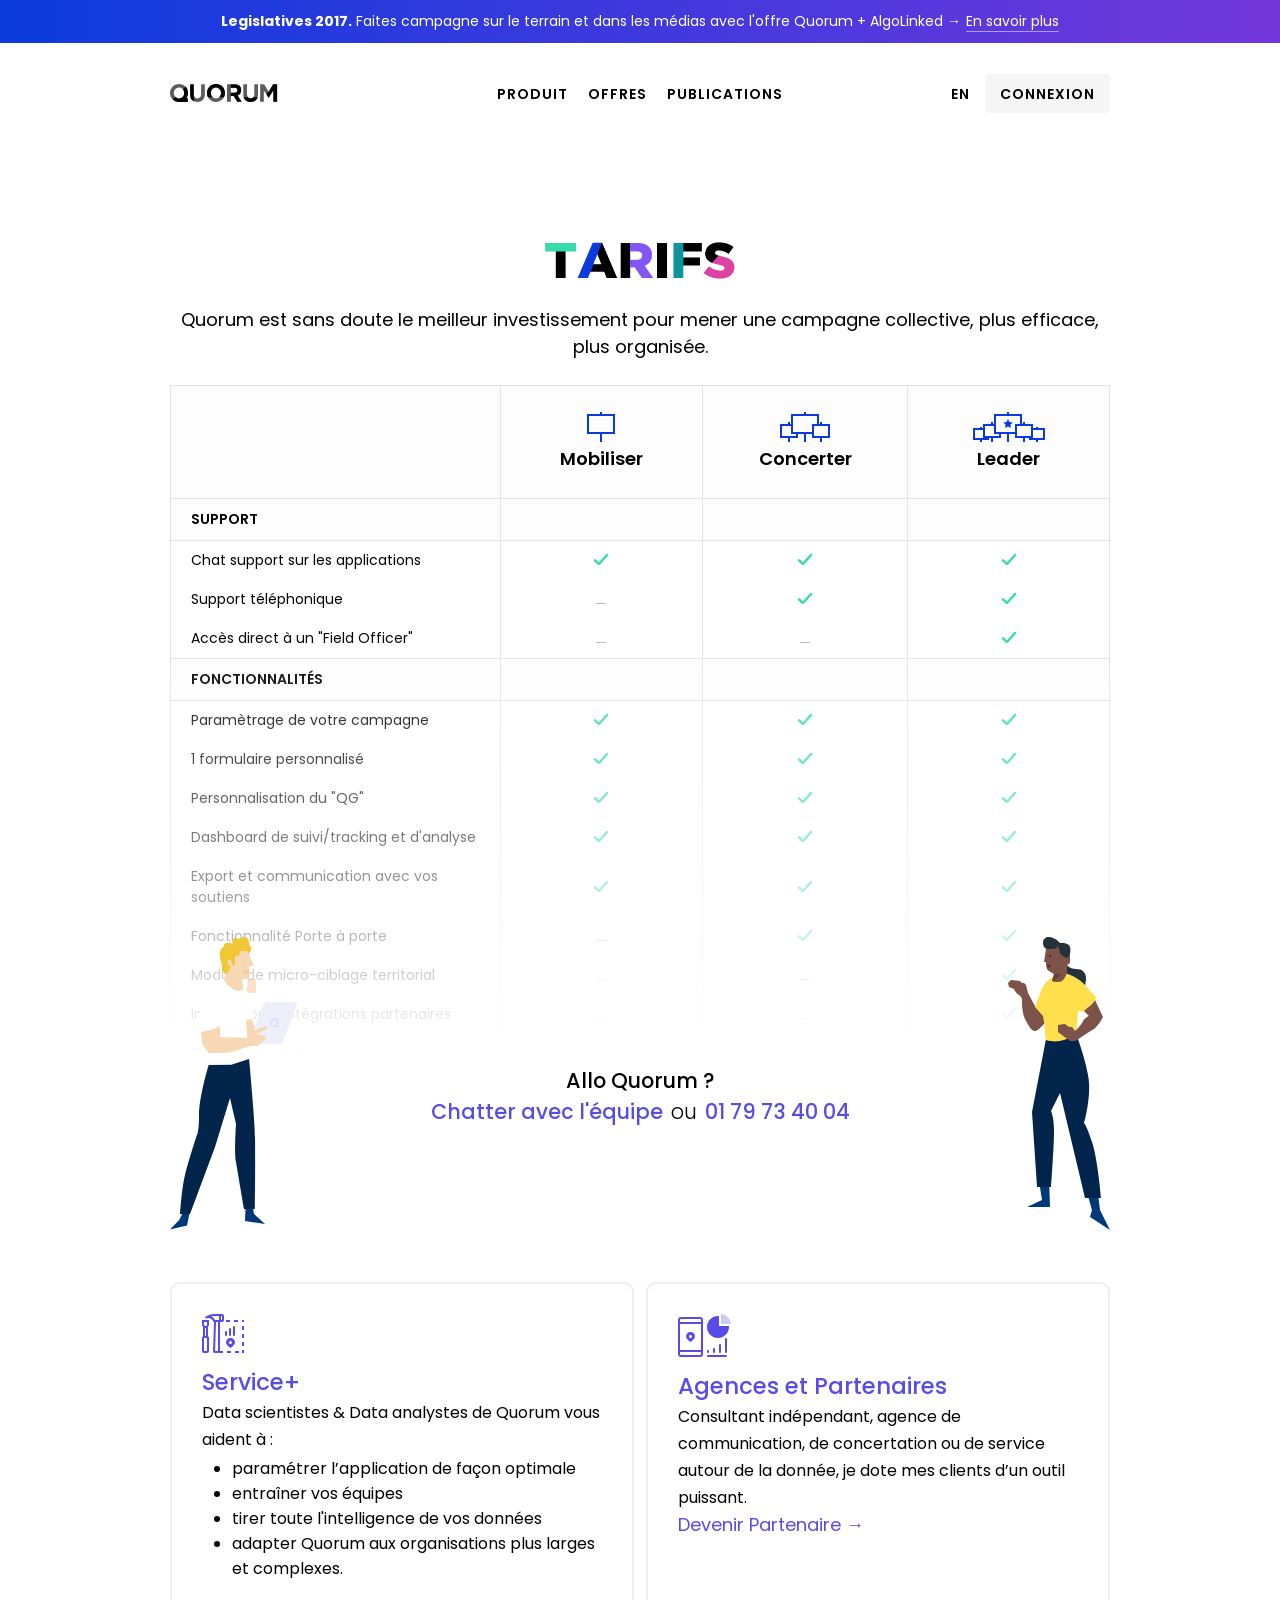
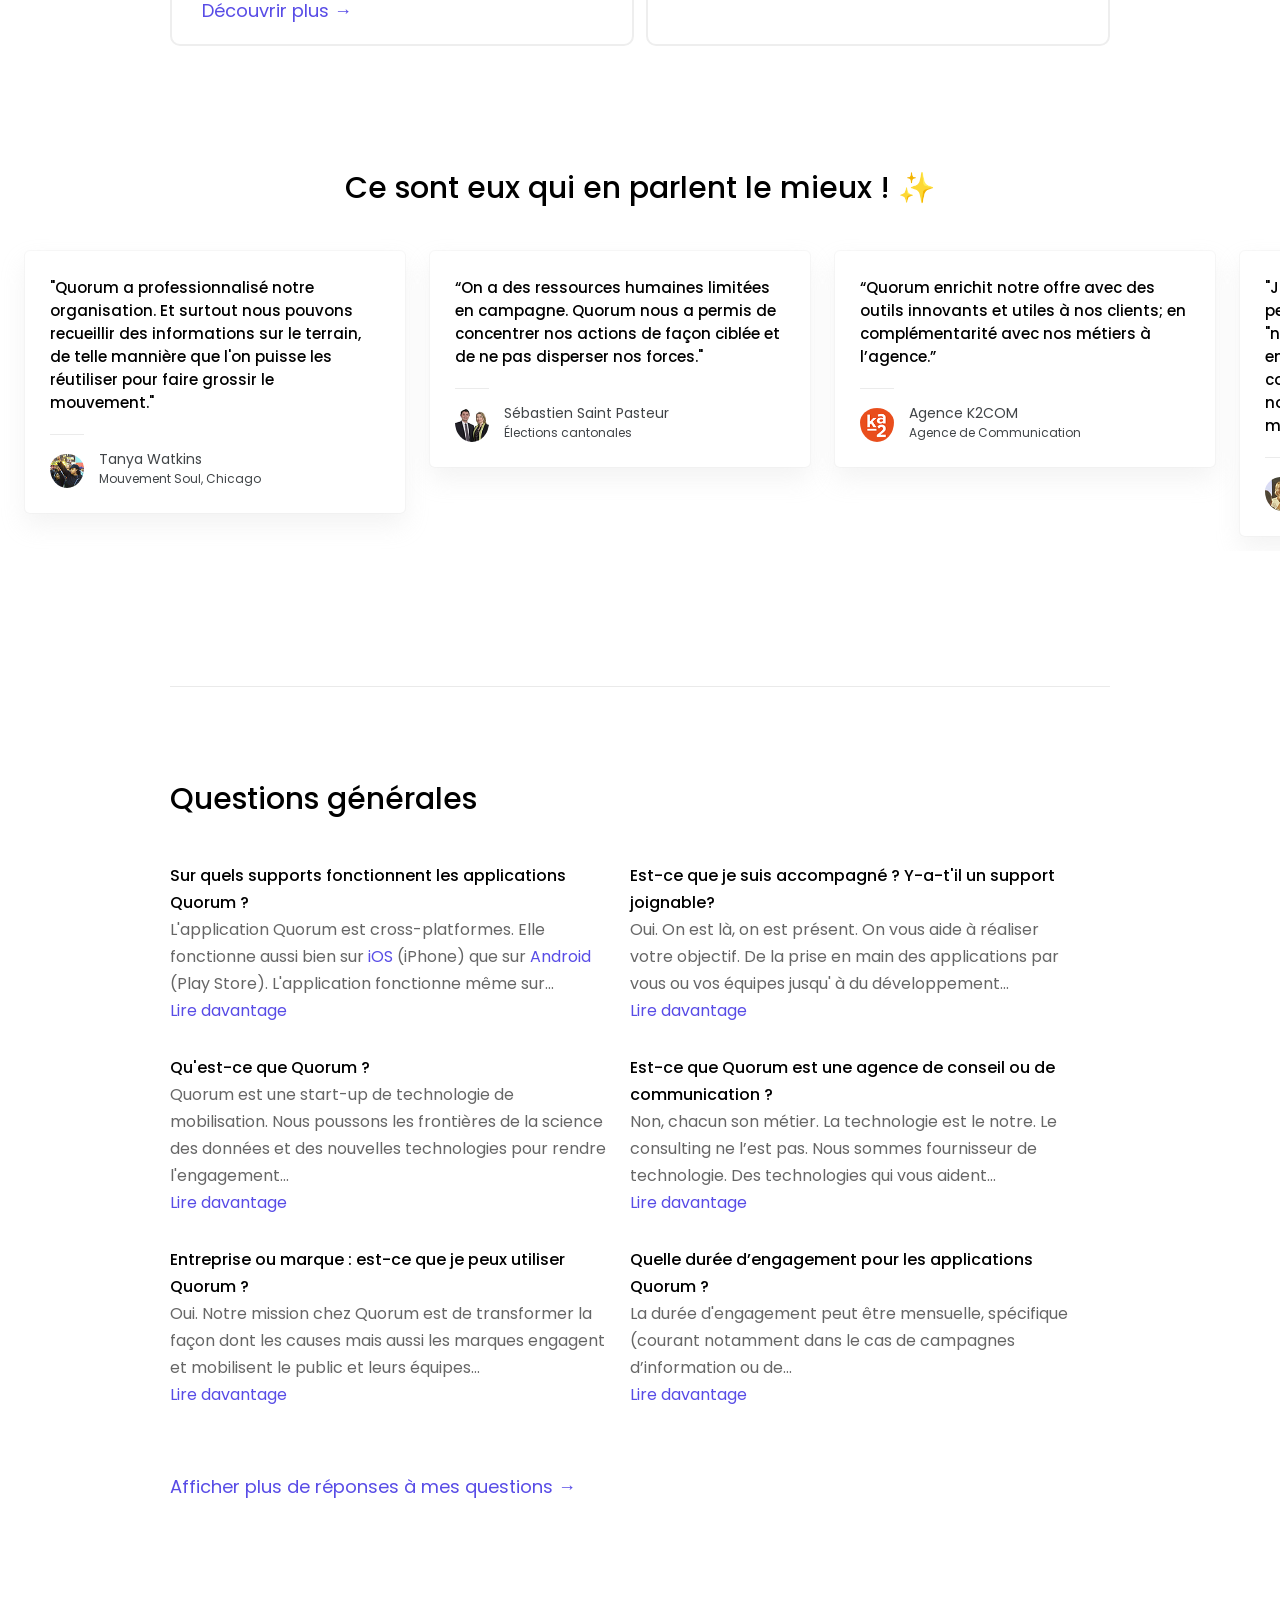
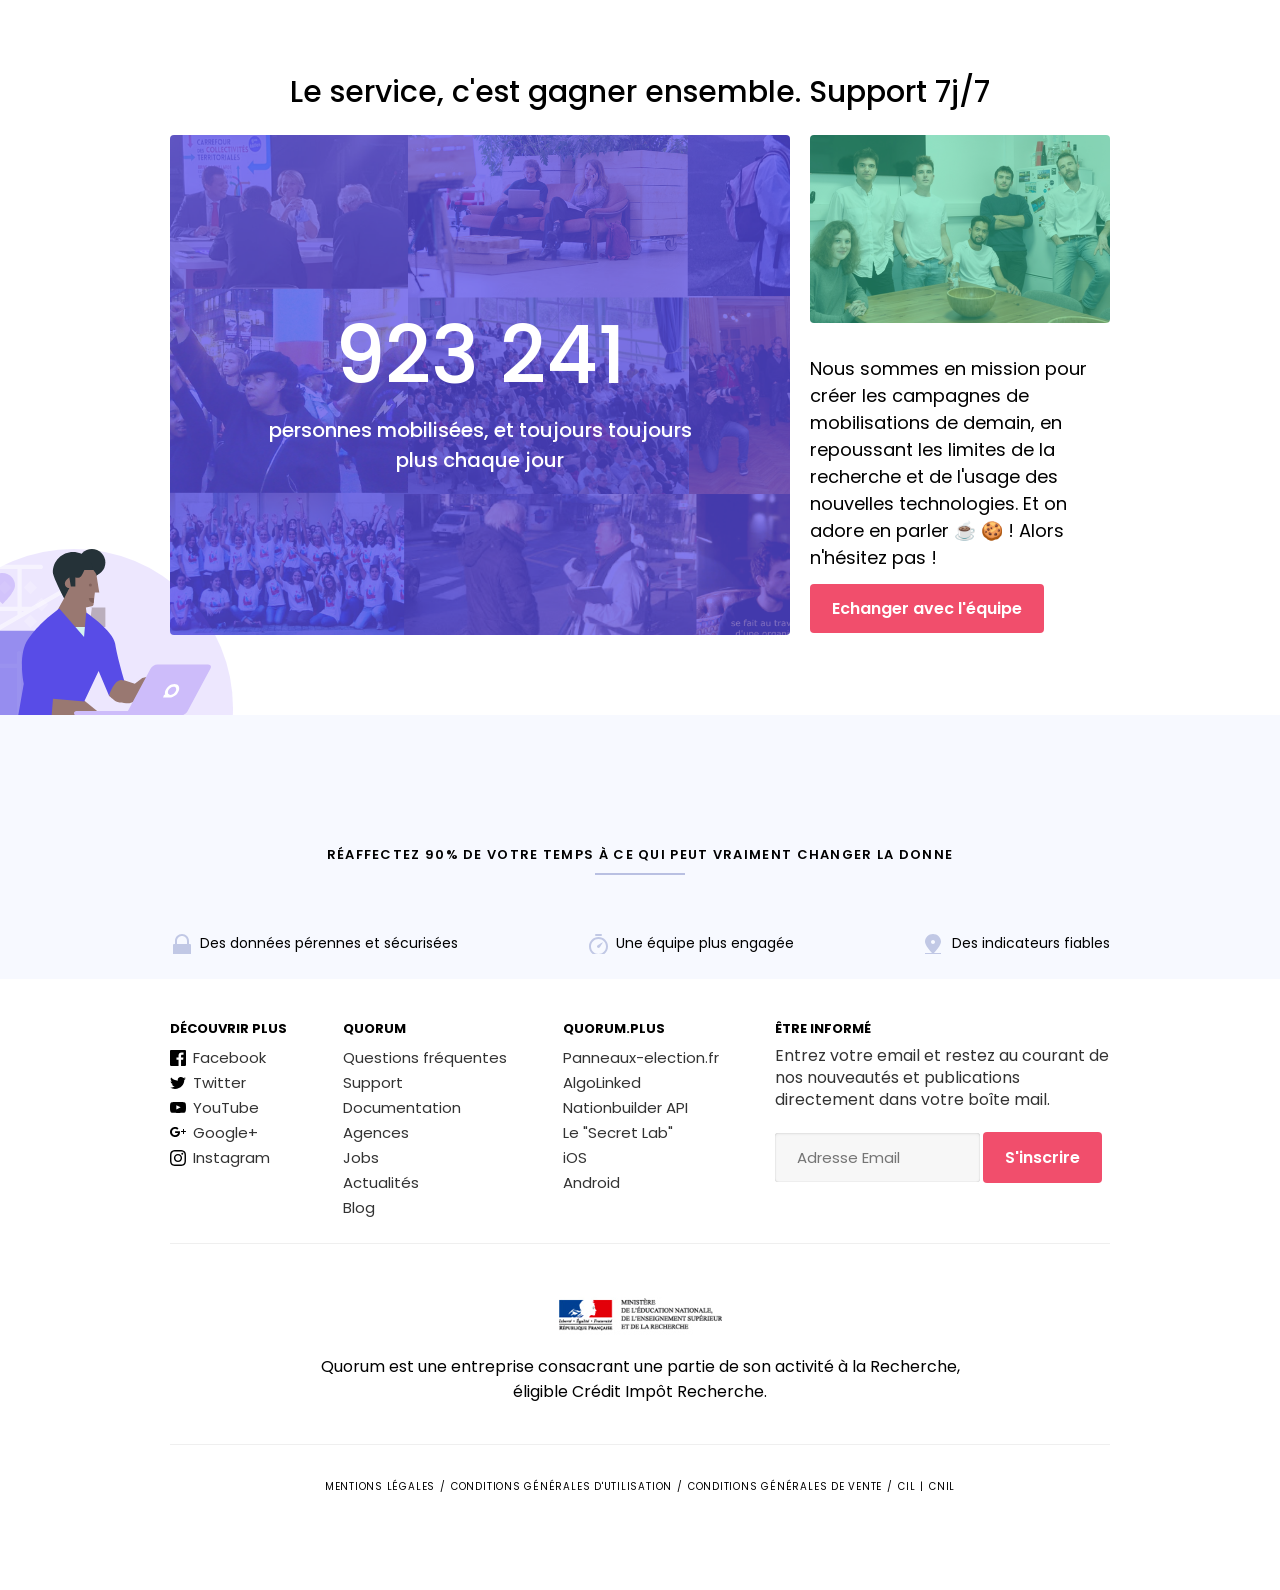
<file: pricing/index.html>
<!DOCTYPE html><html lang="fr"><head><meta content="text/html; charset=utf-8" http-equiv="content-type" /><title>Quorum | Mobilisation technology</title><meta content="Quorum accompagne et aide au pilotage les collectivités territoriales, ONG, candidats aux élections et leaders d'influence dans leurs campagnes." name="description" /><meta content="width=device-width, initial-scale=1.0, maximum-scale=1, user-scalable=0" name="viewport" /><link href="/stylesheets/all.css" rel="stylesheet" /><link href="https://fonts.googleapis.com/css?family=Montserrat|Poppins:300,400,500,600,700" rel="stylesheet" /></head><body><div class="cookie" id="cnil_message"><p>Hey ! Nous utilisons des cookies sur ce site pour optimiser son fonctionnement et à des fins d'analyse. Pour en savoir plus sur notre utilisation des cookies et sur vos options, rendez-vous <a href="/Mentions_Legales_QUORUM.pdf" target="_blank">ici</a> ! En continuant à utiliser nos services, vous nous autorisez à utiliser des cookies.
</p><img src="/images/icons/cookie-close.svg" onclick="closeCnilBanner();" alt="Cookie close" /></div><div class="banner"><a href="https://algolinked.quorum.co" target="_blank"><p><strong>Legislatives 2017.</strong> Faites campagne sur le terrain et dans les médias avec l'offre Quorum + AlgoLinked →<a href="https://algolinked.quorum.co" class="link" target="_blank">En savoir plus</a>
</p></a></div><header class="header fixed-header"><div class="content" id="menu-toggle"><a href="../" class="logo"><?xml version="1.0" encoding="UTF-8"?>
<svg class="desktop" width="108px" height="18px" viewBox="0 0 108 18" version="1.1" xmlns="http://www.w3.org/2000/svg" xmlns:xlink="http://www.w3.org/1999/xlink">
    <style>

      #logo * {
        transition: .5s all;
      }

      svg:hover #logo-full {
        fill-opacity: 1;
      }

      svg:hover #q {
        fill: #37DBAB;
      }

      svg:hover #u-1 {
        fill: #8256F5;
      }

      svg:hover #o {
        fill: #B137DB;
      }

      svg:hover #r {
        fill: #3768DB;
      }

      svg:hover #u-2 {
        fill: #DC44A3;
      }

      svg:hover #m {
        fill: #37DBAB;
      }
    </style>
    <defs>
        <path d="M9.49817734,17.9232453 C9.32652215,17.9319484 9.1529471,17.9363 8.97745202,17.9363 C7.67075435,17.9363 6.46893317,17.7009504 5.37195242,17.230244 C4.27497167,16.7595376 3.32722677,16.1236807 2.52868931,15.3226541 C1.73015185,14.5216275 1.10907648,13.5802289 0.665444556,12.49843 C0.221812634,11.4166312 0,10.2563987 0,9.01769779 C0,7.72944906 0.225845591,6.56921657 0.677543548,5.48741775 C1.12924151,4.40561892 1.75434984,3.45596244 2.5528873,2.63841982 C3.35142476,1.8208772 4.30320261,1.17676237 5.4082494,0.706056008 C6.51329618,0.235349649 7.71915032,0 9.02584798,0 C10.3325456,0 11.5343668,0.235349649 12.6313476,0.706056008 C13.7283283,1.17676237 14.6760732,1.81261931 15.4746107,2.61364593 C16.2731481,3.41467254 16.8942235,4.35607113 17.3378554,5.43786996 C17.7814874,6.51966878 18.0033,7.67990127 18.0033,8.91860221 C18.0033,9.87653069 17.8742454,10.7518662 17.6161323,11.5941829 C17.3580191,12.4364995 16.9869871,13.2209983 16.503025,13.9477029 L16.1159454,14.3363 L17.7434,14.3363 L17.7434,18 L9.4312,18 L9.49817734,17.9232453 L9.49817734,17.9232453 Z M4.41116091,6.48985819 C4.04381043,7.24403918 3.8364,8.09975372 3.8364,9.00675 C3.8364,12.0440676 6.16234788,14.5063 9.03155,14.5063 C11.9007521,14.5063 14.2267,12.0440676 14.2267,9.00675 C14.2267,5.9694324 11.9007521,3.5072 9.03155,3.5072 C8.8313425,3.5072 8.63378009,3.51918857 8.43946845,3.54252456 C7.88974409,3.59399932 7.37943577,3.72617575 6.90853448,3.93905568 C6.28745278,4.21982754 5.75510502,4.60794752 5.31147524,5.10342727 C4.94549501,5.51218205 4.64539218,5.97432246 4.41116091,6.48985819 L4.41116091,6.48985819 Z M27.4162543,17.9116 C25.1416432,17.9116 23.3510188,17.267483 22.0443274,15.9792295 C20.7376359,14.6909761 20.0843,12.7668829 20.0843,10.2068921 L20.0843,0.2973 L23.8107718,0.2973 L23.8107718,10.1077962 C23.8107718,11.5281782 24.1334068,12.5975776 24.7786866,13.3160267 C25.4239663,14.0344757 26.3192785,14.3936948 27.46465,14.3936948 C28.6100215,14.3936948 29.5053337,14.0468625 30.1506134,13.3531876 C30.7958932,12.6595127 31.1185282,11.6190159 31.1185282,10.2316661 L31.1185282,0.2973 L34.845,0.2973 L34.845,10.0830222 C34.845,11.4043078 34.6715837,12.5521574 34.3247458,13.5266055 C33.977908,14.5010536 33.4818566,15.3144578 32.8365769,15.9668425 C32.1912972,16.6192273 31.4089072,17.106444 30.4893836,17.4285074 C29.56986,17.7505707 28.5454938,17.9116 27.4162543,17.9116 Z M45.9518479,14.4184 C46.6939195,14.4184 47.3795189,14.2780162 48.0086666,13.9972443 C48.6378143,13.7164725 49.174195,13.3283525 49.6178248,12.8328727 C50.0614545,12.337393 50.4082872,11.7634709 50.6583331,11.1110892 C50.9083789,10.4587075 51.0334,9.76091735 51.0334,9.01769773 L51.0334,8.96815 C51.0334,8.22493037 50.9083789,7.52301126 50.6583331,6.86237159 C50.4082872,6.20173192 50.0533887,5.62368089 49.5936269,5.12820114 C49.1338651,4.63272139 48.5894185,4.24047247 47.9602709,3.95144261 C47.3311232,3.66241276 46.6455238,3.5179 45.9034521,3.5179 C45.1452485,3.5179 44.4556162,3.65828382 43.8345345,3.93905568 C43.2134528,4.21982754 42.681105,4.60794752 42.2374752,5.10342727 C41.7938455,5.59890702 41.4470128,6.17282912 41.1969669,6.8252108 C40.9469211,7.47759247 40.8219,8.17538265 40.8219,8.91860227 L40.8219,8.96815 C40.8219,9.71136963 40.9469211,10.4132887 41.1969669,11.0739284 C41.4470128,11.7345681 41.8019113,12.3126191 42.2616731,12.8080989 C42.7214349,13.3035786 43.2618485,13.6958275 43.8829302,13.9848574 C44.5040119,14.2738872 45.1936442,14.4184 45.9518479,14.4184 Z M42.2979524,17.230244 C41.2009717,16.7595376 40.2532268,16.1236807 39.4546893,15.3226541 C38.6561519,14.5216275 38.0350765,13.5802289 37.5914446,12.49843 C37.1478126,11.4166312 36.926,10.2563987 36.926,9.01769779 C36.926,7.72944906 37.1518456,6.56921657 37.6035435,5.48741775 C38.0552415,4.40561892 38.6803498,3.45596244 39.4788873,2.63841982 C40.2774248,1.8208772 41.2292026,1.17676237 42.3342494,0.706056008 C43.4392962,0.235349649 44.6451503,0 45.951848,0 C47.2585456,0 48.4603668,0.235349649 49.5573476,0.706056008 C50.6543283,1.17676237 51.6020732,1.81261931 52.4006107,2.61364593 C53.1991481,3.41467254 53.8202235,4.35607113 54.2638554,5.43786996 C54.7074874,6.51966878 54.9293,7.67990127 54.9293,8.91860221 C54.9293,10.2068509 54.7034544,11.3670834 54.2517565,12.4488823 C53.8000585,13.5306811 53.1749502,14.4803376 52.3764127,15.2978802 C51.5778752,16.1154228 50.6260974,16.7595376 49.5210506,17.230244 C48.4160038,17.7009504 47.2101497,17.9363 45.903452,17.9363 C44.5967544,17.9363 43.3949332,17.7009504 42.2979524,17.230244 Z M64.5358584,8.7205 C65.4553798,8.7205 66.1611422,8.49753507 66.6531668,8.05159851 C67.1451914,7.60566195 67.3912,7.01108879 67.3912,6.26786119 L67.3912,6.21831294 C67.3912,5.39250449 67.1330926,4.77315745 66.6168701,4.36025323 C66.1006475,3.94734901 65.3827863,3.7409 64.463265,3.7409 L60.761,3.7409 L60.761,8.7205 L64.5358584,8.7205 Z M57.0345,0.2973 L64.7778124,0.2973 C66.9233659,0.2973 68.5688034,0.883612137 69.714174,2.056254 C70.6820929,3.04721895 71.1660451,4.36848574 71.1660451,6.020094 L71.1660451,6.069642 C71.1660451,7.47350902 70.8313115,8.61723058 70.1618343,9.500841 C69.4923571,10.3844514 68.6172102,11.0326979 67.5363674,11.4456 L71.6742,17.6391 L67.3185868,17.6391 L63.6889091,12.089724 L60.7609691,12.089724 L60.7609691,17.6391 L57.0345,17.6391 L57.0345,0.2973 Z M80.6274543,17.9116 C78.3528432,17.9116 76.5622188,17.267483 75.2555274,15.9792295 C73.9488359,14.6909761 73.2955,12.7668829 73.2955,10.2068921 L73.2955,0.2973 L77.0219718,0.2973 L77.0219718,10.1077962 C77.0219718,11.5281782 77.3446068,12.5975776 77.9898866,13.3160267 C78.6351663,14.0344757 79.5304785,14.3936948 80.67585,14.3936948 C81.8212215,14.3936948 82.7165337,14.0468625 83.3618134,13.3531876 C84.0070932,12.6595127 84.3297282,11.6190159 84.3297282,10.2316661 L84.3297282,0.2973 L88.0562,0.2973 L88.0562,10.0830222 C88.0562,11.4043078 87.8827837,12.5521574 87.5359458,13.5266055 C87.189108,14.5010536 86.6930566,15.3144578 86.0477769,15.9668425 C85.4024972,16.6192273 84.6201072,17.106444 83.7005836,17.4285074 C82.78106,17.7505707 81.7566938,17.9116 80.6274543,17.9116 Z M90.1615,0.2973 L94.1783443,0.2973 L98.63075,7.630404 L103.083156,0.2973 L107.1,0.2973 L107.1,17.6391 L103.397728,17.6391 L103.397728,6.317382 L98.63075,13.724808 L98.5339586,13.724808 L93.8153764,6.391704 L93.8153764,17.6391 L90.1615,17.6391 L90.1615,0.2973 Z" id="path-1"></path>
    </defs>
    <g id="website" stroke="none" stroke-width="1" fill="none" fill-rule="evenodd">
        <g id="home-red" transform="translate(-250.000000, -28.000000)">
            <g id="header" transform="translate(250.000000, 16.000000)">
                <g id="logo" transform="translate(0.000000, 12.000000)">
                    <mask id="mask-2" fill="white">
                        <use xlink:href="#path-1"></use>
                    </mask>
                    <use id="logo-full" fill-opacity="0.640000045" fill="#000000" xlink:href="#path-1"></use>
                    <polygon id="q" fill="#000000" mask="url(#mask-2)" points="19.9814 -1.5487 19.9814 23.2427 -5.1152 23.2427"></polygon>
                    <path id="m" d="M108.0591,-0.1593 L103.260137,-0.018766084 L94.1521,14.4955666 C94.1521,14.4955666 99.1234734,17.9167884 101.44931,18.353063 C103.652573,18.7663458 108.0591,17.9999912 108.0591,17.9999912 L108.0591,-0.1593 Z" id="Rectangle-1" fill="#000000" mask="url(#mask-2)"></path>
                    <rect id="o" fill="#000000" mask="url(#mask-2)" x="36.7657" y="-0.1593" width="18.3828" height="13.3805"></rect>
                    <rect id="u-2" fill="#000000" mask="url(#mask-2)" x="71.773" y="13.2212" width="18.3828" height="4.9381"></rect>
                    <rect id="u-1" fill="#000000" mask="url(#mask-2)" x="20.1412" y="0.3186" width="3.6766" height="17.5221"></rect>
                    <rect id="r" fill="#000000" mask="url(#mask-2)" x="60.7433" y="0.3186" width="11.6691" height="17.5221"></rect>
                </g>
            </g>
        </g>
    </g>
</svg>
</a><nav><a href="javascript:void(0);" onclick="myMenu()" class="menu-open">Menu</a><div class="menu-items"><ul><li class="products"><a href="../#mobile-app">Produit</a></li><li class="prices"><a href="../pricing">Offres</a></li><li class="news"><a href="https://medium.com/quorum-blog">Publications</a></li><li class="contact"><a href="mailto:contact@quorum.co">Nous contacter</a></li></ul><div class="links"><a href="../en">En</a><a href="https://cloud.quorumapps.com/" target="_blank">Connexion</a></div></div></nav></div></header><div class="wrapper pricing-intro"><img src="/images/fr-pricing-title.png" class="fr-pricing-title" alt="Fr pricing title" /><p>Quorum est sans doute le meilleur investissement pour mener une campagne collective, plus efficace, plus organisée.
</p></div><div class="wrapper pricing"><table><tr class="header"><th class="empty">empty</th><th><img src="/images/starter.svg" alt="Starter" />Mobiliser</th><th class="mobile-invisible"><img src="/images/mobiliser.svg" alt="Mobiliser" />Concerter</th><th class="mobile-invisible"><img src="/images/leader.svg" alt="Leader" />Leader</th></tr><tr class="subheader"><th>Support</th><th class="empty">empty</th><th class="empty mobile-invisible">empty</th><th class="empty mobile-invisible">empty</th></tr><tr><td>Chat support sur les applications</td><td><img src="/images/icons/green-check.svg" alt="Green check" /></td><td class="mobile-invisible"><img src="/images/icons/green-check.svg" alt="Green check" /></td><td class="mobile-invisible"><img src="/images/icons/green-check.svg" alt="Green check" /></td></tr><tr><td>Support téléphonique</td><td><img src="/images/icons/nope.svg" alt="Nope" /></td><td class="mobile-invisible"><img src="/images/icons/green-check.svg" alt="Green check" /></td><td class="mobile-invisible"><img src="/images/icons/green-check.svg" alt="Green check" /></td></tr><tr><td>Accès direct à un "Field Officer"</td><td><img src="/images/icons/nope.svg" alt="Nope" /></td><td class="mobile-invisible"><img src="/images/icons/nope.svg" alt="Nope" /></td><td class="mobile-invisible"><img src="/images/icons/green-check.svg" alt="Green check" /></td></tr><tr class="subheader"><th>Fonctionnalités</th><th class="empty">empty</th><th class="empty mobile-invisible">empty</th><th class="empty mobile-invisible">empty</th></tr><tr><td>Paramètrage de votre campagne</td><td><img src="/images/icons/green-check.svg" alt="Green check" /></td><td class="mobile-invisible"><img src="/images/icons/green-check.svg" alt="Green check" /></td><td class="mobile-invisible"><img src="/images/icons/green-check.svg" alt="Green check" /></td></tr><tr><td>1 formulaire personnalisé</td><td><img src="/images/icons/green-check.svg" alt="Green check" /></td><td class="mobile-invisible"><img src="/images/icons/green-check.svg" alt="Green check" /></td><td class="mobile-invisible"><img src="/images/icons/green-check.svg" alt="Green check" /></td></tr><tr><td>Personnalisation du "QG"</td><td><img src="/images/icons/green-check.svg" alt="Green check" /></td><td class="mobile-invisible"><img src="/images/icons/green-check.svg" alt="Green check" /></td><td class="mobile-invisible"><img src="/images/icons/green-check.svg" alt="Green check" /></td></tr><tr><td>Dashboard de suivi/tracking et d'analyse</td><td><img src="/images/icons/green-check.svg" alt="Green check" /></td><td class="mobile-invisible"><img src="/images/icons/green-check.svg" alt="Green check" /></td><td class="mobile-invisible"><img src="/images/icons/green-check.svg" alt="Green check" /></td></tr><tr><td>Export et communication avec vos soutiens</td><td><img src="/images/icons/green-check.svg" alt="Green check" /></td><td class="mobile-invisible"><img src="/images/icons/green-check.svg" alt="Green check" /></td><td class="mobile-invisible"><img src="/images/icons/green-check.svg" alt="Green check" /></td></tr><tr><td>Fonctionnalité Porte à porte</td><td><img src="/images/icons/nope.svg" alt="Nope" /></td><td class="mobile-invisible"><img src="/images/icons/green-check.svg" alt="Green check" /></td><td class="mobile-invisible"><img src="/images/icons/green-check.svg" alt="Green check" /></td></tr><tr><td>Module de micro-ciblage territorial</td><td><img src="/images/icons/nope.svg" alt="Nope" /></td><td class="mobile-invisible"><img src="/images/icons/nope.svg" alt="Nope" /></td><td class="mobile-invisible"><img src="/images/icons/green-check.svg" alt="Green check" /></td></tr><tr><td>Installation d'intégrations partenaires</td><td><img src="/images/icons/nope.svg" alt="Nope" /></td><td class="mobile-invisible"><img src="/images/icons/nope.svg" alt="Nope" /></td><td class="mobile-invisible"><img src="/images/icons/green-check.svg" alt="Green check" /></td></tr><tr><td>Analyses avancées</td><td><img src="/images/icons/nope.svg" alt="Nope" /></td><td class="mobile-invisible"><img src="/images/icons/nope.svg" alt="Nope" /></td><td class="mobile-invisible"><img src="/images/icons/nope.svg" alt="Nope" /></td></tr><tr><td>Application Smart TV</td><td><img src="/images/icons/nope.svg" alt="Nope" /></td><td class="mobile-invisible"><img src="/images/icons/nope.svg" alt="Nope" /></td><td class="mobile-invisible"><img src="/images/icons/nope.svg" alt="Nope" /></td></tr><tr><td>et plus encore !</td><td><img src="/images/icons/green-check.svg" alt="Green check" /></td><td class="mobile-invisible"><img src="/images/icons/green-check.svg" alt="Green check" /></td><td class="mobile-invisible"><img src="/images/icons/green-check.svg" alt="Green check" /></td></tr></table><div class="overlay-contact"><img src="/images/man-contact.svg" class="man" alt="Man contact" /><img src="/images/woman-contact.svg" class="woman" alt="Woman contact" /><div class="contact-info"><h2>Allo Quorum ?</h2><a href="mailto:pmsh755t@incoming.intercom-mail.com" class="intercom_link">Chatter avec l'équipe</a><span>ou</span><a href="tel:+33179734004" class="tel">01 79 73 40 04</a></div></div></div><div class="wrapper services"><div class="service"><img src="/images/icons/service.svg" alt="Service" /><h3>Service+</h3><p>Data scientistes & Data analystes de Quorum vous aident à :<ul><li>paramétrer l’application de façon optimale</li><li>entraîner vos équipes</li><li>tirer toute l'intelligence de vos données</li><li>adapter Quorum aux organisations plus larges et complexes.</li></ul>
</p><a href="https://www.getquorum.co/" class="blue-link" target="_blank">Découvrir plus →</a></div><div class="service"><img src="/images/icons/agencies-and-partners.svg" alt="Agencies and partners" /><h3>Agences et Partenaires</h3><p>Consultant indépendant, agence de communication, de concertation ou de service autour de la donnée, je dote mes clients d’un outil puissant.
</p><a href="mailto:agencies@quorum.co" class="blue-link">Devenir Partenaire →</a></div></div><div class="testimonials"><h2>Ce sont eux qui en parlent le mieux ! ✨</h2><div data-fluffy-container=""><div data-fluffy-content=""><div class="list"><div class="testimonial"><p>"Quorum a professionnalisé notre organisation. Et surtout nous pouvons recueillir des informations sur le terrain, de telle mannière que l'on puisse les réutiliser pour faire grossir le mouvement."
</p><div class="bottom"><img src="/images/testimonials/border.svg" class="border" alt="Border" /><img src="/images/testimonials/watkins.png" class="avatar" alt="Watkins" /><span class="name">Tanya Watkins</span><span class="about">Mouvement Soul, Chicago</span></div></div><div class="testimonial"><p>“On a des ressources humaines limitées en campagne. Quorum nous a permis de concentrer nos actions de façon ciblée et de ne pas disperser nos forces."
</p><div class="bottom"><img src="/images/testimonials/border.svg" class="border" alt="Border" /><img src="/images/testimonials/pasteur.png" class="avatar" alt="Pasteur" /><span class="name">Sébastien Saint Pasteur</span><span class="about">Élections cantonales</span></div></div><div class="testimonial"><p>“Quorum enrichit notre offre avec des outils innovants et utiles à nos clients; en complémentarité avec nos métiers à l’agence.”
</p><div class="bottom"><img src="/images/testimonials/border.svg" class="border" alt="Border" /><img src="/images/testimonials/k2com.png" class="avatar" alt="K2com" /><span class="name">Agence K2COM</span><span class="about">Agence de Communication</span></div></div><div class="testimonial"><p>"J'étais plutôt réticente au début. On ne peut pas dire que les équipes soient très "nouvelles technologies" et d'autant plus en territoire rural. Pourtant, dès qu'ils ont compris à quel point cela allait simplifier nos campagnes de terrain, chacun s'y est mis."
</p><div class="bottom"><img src="/images/testimonials/border.svg" class="border" alt="Border" /><img src="/images/testimonials/meunier.png" class="avatar" alt="Meunier" /><span class="name">Frédérique Meunier</span><span class="about">Élections législatives</span></div></div><div class="testimonial"><p>"Avant on faisait des bâtons pour compter ! Et avant on pouvait mettre des semaines à analyser les retours du terrain. Mais maintenant, il y a Quorum."
</p><div class="bottom"><img src="/images/testimonials/border.svg" class="border" alt="Border" /><img src="/images/testimonials/voix-publique.png" class="avatar" alt="Voix publique" /><span class="name">Voix publique</span><span class="about">Concertation, France & Suisse</span></div></div></div></div></div></div><div class="wrapper faq"><h2>Questions générales</h2><div class="questions"><div class="question"><h3>Sur quels supports fonctionnent les applications Quorum ?</h3><p>L'application Quorum est cross-platformes. Elle fonctionne aussi bien sur <a href="https://itunes.apple.com/fr/app/quorum-campaignapp-mobilisation-election/id1186778175" target="_blank">iOS</a> (iPhone) que sur <a href="https://play.google.com/store/apps/details?id=com.quorumapps.quorum128598&hl=fr" target="_blank">Android</a> (Play Store). L'application fonctionne même sur...
</p><a href="/faq#applications">Lire davantage</a></div><div class="question"><h3>Est-ce que je suis accompagné ? Y-a-t'il un support joignable?</h3><p>Oui. On est là, on est présent. On vous aide à réaliser votre objectif. De la prise en main des applications par vous ou vos équipes jusqu' à du développement...
</p><a href="/faq#support">Lire davantage</a></div><div class="question"><h3>Qu'est-ce que Quorum ?</h3><p>Quorum est une start-up de technologie de mobilisation. Nous poussons les frontières de la science des données et des nouvelles technologies pour rendre l'engagement...
</p><a href="/faq#quorum">Lire davantage</a></div><div class="question"><h3>Est-ce que Quorum est une agence de conseil ou de communication ?</h3><p>Non, chacun son métier. La technologie est le notre. Le consulting ne l’est pas. Nous sommes fournisseur de technologie. Des technologies qui vous aident...
</p><a href="/faq#agency">Lire davantage</a></div><div class="question"><h3>Entreprise ou marque : est-ce que je peux utiliser Quorum ?</h3><p>Oui. Notre mission chez Quorum est de transformer la façon dont les causes mais aussi les marques engagent et mobilisent le public et leurs équipes...
</p><a href="/faq#compagny-or-brand">Lire davantage</a></div><div class="question"><h3>Quelle durée d’engagement pour les applications Quorum ?</h3><p>La durée d'engagement peut être mensuelle, spécifique (courant notamment dans le cas de campagnes d’information ou de...
</p><a href="/faq#length">Lire davantage</a></div></div><a href="/faq">Afficher plus de réponses à mes questions →</a></div><div class="wrapper team"><h2>Le service, c'est gagner ensemble. Support 7j/7</h2><div class="content"><div class="mobilised"><h3><span>923 241</span> personnes mobilisées, et toujours toujours plus chaque jour</h3></div><div class="teammembers"><img src="/images/team-picture.png" alt="Team picture" /><p> Nous sommes en mission pour créer les campagnes de mobilisations de demain, en repoussant les limites de la recherche et de l'usage des nouvelles technologies. Et on adore en parler ☕️ 🍪 ! Alors n'hésitez pas ! </p><a href="mailto:pmsh755t@incoming.intercom-mail.com" class="button intercom_link">Echanger avec l'équipe</a></div></div><img src="/images/team-illustration.svg" class="illustration" alt="Team illustration" /></div><div class="light-blue"><div class="wrapper actions"><h2>Réaffectez 90% de votre temps à ce qui peut vraiment changer la donne</h2><hr /><div class="items"><img src="/images/icons/secure.svg" class="icon" alt="Secure" /><p class="secure">Des données pérennes et sécurisées</p><img src="/images/icons/organization.svg" class="icon" alt="Organization" /><p class="organization">Une équipe plus engagée</p><img src="/images/icons/field.svg" class="icon" alt="Field" /><p class="field">Des indicateurs fiables</p></div></div></div><footer><div class="footer-item"><div class="footer-connect"><h3>Découvrir plus</h3><ul><li class="facebook"><a href="https://www.facebook.com/quorumhq" target="_blank">Facebook</a></li><li class="twitter"><a href="https://twitter.com/quorumhq" target="_blank">Twitter</a></li><li class="youtube"><a href="https://www.youtube.com/channel/UCH4AkGS1qyqyJ_7Ma2LhtGg?view_as=subscriber" target="_blank">YouTube</a></li><li class="google-plus"><a href="https://plus.google.com/+Quorumappsdata" target="_blank">Google+</a></li><li class="instagram"><a href="https://www.instagram.com/quorumteam/" target="_blank">Instagram</a></li></ul></div></div><div class="footer-item"><div class="footer-quorum"><h3>QUORUM</h3><ul><li><a href="/faq">Questions fréquentes</a></li><li><a href="mailto:support@quorum.co">Support</a></li><li><a href="https://www.getquorum.co/" target="_blank">Documentation</a></li><li><a href="https://www.getquorum.co/" target="_blank">Agences</a></li><li><a href="https://angel.co/quorum/jobs" target="_blank">Jobs</a></li><li><a href="/news">Actualités</a></li><li><a href="https://medium.com/quorum-blog" target="_blank">Blog</a></li></ul></div></div><div class="footer-item"><div class="footer-plus"><h3>QUORUM.PLUS</h3><ul><li><a href="https://panneaux-election.fr/" target="_blank">Panneaux-election.fr</a></li><li><a href="https://algolinked.quorum.co" target="_blank">AlgoLinked</a></li><li><a href="../nationbuilder" target="_blank">Nationbuilder API</a></li><li><a href="../secret-lab" target="_blank">Le "Secret Lab"</a></li><li><a href="https://itunes.apple.com/fr/app/quorum-campaignapp-mobilisation-election/id1186778175" target="_blank">iOS</a></li><li><a href="https://play.google.com/store/apps/details?id=com.quorumapps.quorum128598&amp;hl=fr" target="_blank">Android</a></li></ul></div></div><div class="footer-item"><div class="footer-news"><h3>Être informé</h3><p>Entrez votre email et restez au courant de nos nouveautés et publications directement dans votre boîte mail.
</p><!--Begin MailChimp Signup Form--><div id="mc_embed_signup"><form action="//quorum.us12.list-manage.com/subscribe/post?u=8d7c7595072992d8808c7993d&amp;id=e648f190bc" class="validate" id="mc-embedded-subscribe-form" method="post" name="mc-embedded-subscribe-form" novalidate="" target="_blank"><div id="mc_embed_signup_scroll"><input class="required email" id="mce-EMAIL" name="EMAIL" placeholder="Adresse Email" type="email" value="" /><div aria-hidden="true" style="position: absolute; left: -5000px;"><input name="b_8d7c7595072992d8808c7993d_e648f190bc" tabindex="-1" type="text" value="" /></div><div class="clear"><input class="button" id="mc-embedded-subscribe" name="subscribe" type="submit" value="S'inscrire" /></div></div></form></div><!--End mc_embed_signup--></div></div></footer><div class="wrapper cir"><img src="/images/cir.png" alt="Cir" /><p>Quorum est une entreprise consacrant une partie de son activité à la Recherche, éligible Crédit Impôt Recherche.
</p></div><div class="legal"><a href="/Mentions_Legales_QUORUM.pdf" target="_blank">Mentions légales</a><span>/</span><a href="/CGU_QUORUM.pdf" target="_blank">Conditions générales d'utilisation</a><span>/</span><a href="/CGV_QUORUM.pdf" target="_blank">Conditions générales de vente</a><span>/</span><a href="mailto:cil@quorum.co">CIL</a><span>|</span><a href="mailto:cil@quorum.co">CNIL</a><span>/</span></div><script src="/javascripts/all.js"></script><script src="/javascripts/cookie.js"></script><script src="/javascripts/fluffy.js"></script><script src="/javascripts/smooth-scroll.js"></script><script src="/javascripts/intercom.js"></script><script src="/javascripts/analytics.js"></script></body></html>
</file>
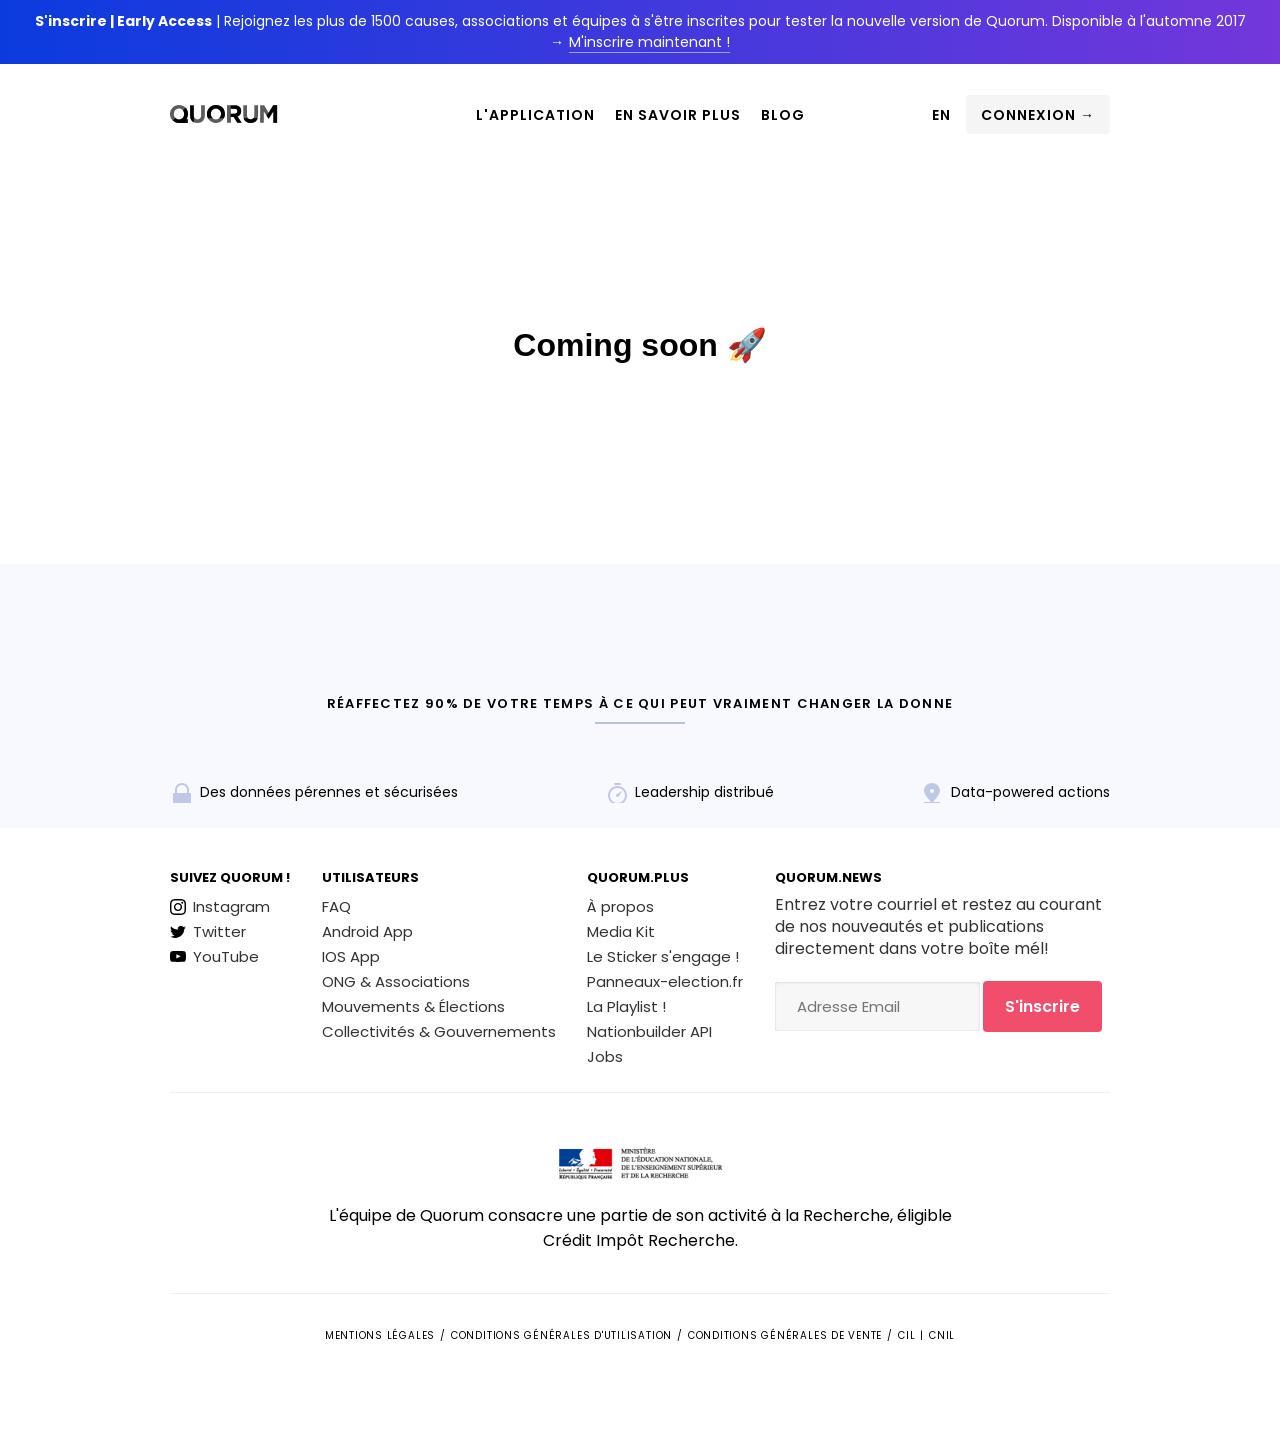
<file: secret-lab/index.html>
<!DOCTYPE html><html lang="fr"><head><meta content="text/html; charset=utf-8" http-equiv="content-type" /><title>Quorum | Mobilise above expectations</title><meta content="Quorum accompagne et aide au pilotage les collectivités territoriales, ONG, candidats aux élections et leaders d'influence dans leurs campagnes." name="description" /><meta content="width=device-width, initial-scale=1.0, maximum-scale=1, user-scalable=0" name="viewport" /><link href="/stylesheets/all.css" rel="stylesheet" /><link href="https://fonts.googleapis.com/css?family=Montserrat|Poppins:300,400,500,600,700" rel="stylesheet" /></head><body><div class="cookie" id="cnil_message"><p>Ce site utilise des cookies ! Ainsi nous pouvous vous fournir la meilleure et la plus sécurisée des expériences - Continuez à utiliser le service normalement ou rendez-vous ici <a href="/Mentions_Legales_QUORUM.pdf" target="_blank">ici</a> pour connaître tous les détails.
</p><img src="/images/icons/cookie-close.svg" onclick="closeCnilBanner();" alt="Cookie close" /></div><div class="banner"><a href="http://quorum.us12.list-manage.com/subscribe/post?u=8d7c7595072992d8808c7993d&amp;id=e648f190bc" target="_blank"><p><strong>S'inscrire | Early Access</strong> | Rejoignez les plus de 1500 causes, associations et équipes à s'être inscrites pour tester la nouvelle version de Quorum. Disponible à l'automne 2017 →<a href="https://algolinked.quorum.co" class="link" target="_blank">M'inscrire maintenant !</a>
</p></a></div><header class="header fixed-header"><div class="content" id="menu-toggle"><a href="../" class="logo"><?xml version="1.0" encoding="UTF-8"?>
<svg class="desktop" width="108px" height="18px" viewBox="0 0 108 18" version="1.1" xmlns="http://www.w3.org/2000/svg" xmlns:xlink="http://www.w3.org/1999/xlink">
    <style>

      #logo * {
        transition: .5s all;
      }

      svg:hover #logo-full {
        fill-opacity: 1;
      }

      svg:hover #q {
        fill: #37DBAB;
      }

      svg:hover #u-1 {
        fill: #8256F5;
      }

      svg:hover #o {
        fill: #B137DB;
      }

      svg:hover #r {
        fill: #3768DB;
      }

      svg:hover #u-2 {
        fill: #DC44A3;
      }

      svg:hover #m {
        fill: #37DBAB;
      }
    </style>
    <defs>
        <path d="M9.49817734,17.9232453 C9.32652215,17.9319484 9.1529471,17.9363 8.97745202,17.9363 C7.67075435,17.9363 6.46893317,17.7009504 5.37195242,17.230244 C4.27497167,16.7595376 3.32722677,16.1236807 2.52868931,15.3226541 C1.73015185,14.5216275 1.10907648,13.5802289 0.665444556,12.49843 C0.221812634,11.4166312 0,10.2563987 0,9.01769779 C0,7.72944906 0.225845591,6.56921657 0.677543548,5.48741775 C1.12924151,4.40561892 1.75434984,3.45596244 2.5528873,2.63841982 C3.35142476,1.8208772 4.30320261,1.17676237 5.4082494,0.706056008 C6.51329618,0.235349649 7.71915032,0 9.02584798,0 C10.3325456,0 11.5343668,0.235349649 12.6313476,0.706056008 C13.7283283,1.17676237 14.6760732,1.81261931 15.4746107,2.61364593 C16.2731481,3.41467254 16.8942235,4.35607113 17.3378554,5.43786996 C17.7814874,6.51966878 18.0033,7.67990127 18.0033,8.91860221 C18.0033,9.87653069 17.8742454,10.7518662 17.6161323,11.5941829 C17.3580191,12.4364995 16.9869871,13.2209983 16.503025,13.9477029 L16.1159454,14.3363 L17.7434,14.3363 L17.7434,18 L9.4312,18 L9.49817734,17.9232453 L9.49817734,17.9232453 Z M4.41116091,6.48985819 C4.04381043,7.24403918 3.8364,8.09975372 3.8364,9.00675 C3.8364,12.0440676 6.16234788,14.5063 9.03155,14.5063 C11.9007521,14.5063 14.2267,12.0440676 14.2267,9.00675 C14.2267,5.9694324 11.9007521,3.5072 9.03155,3.5072 C8.8313425,3.5072 8.63378009,3.51918857 8.43946845,3.54252456 C7.88974409,3.59399932 7.37943577,3.72617575 6.90853448,3.93905568 C6.28745278,4.21982754 5.75510502,4.60794752 5.31147524,5.10342727 C4.94549501,5.51218205 4.64539218,5.97432246 4.41116091,6.48985819 L4.41116091,6.48985819 Z M27.4162543,17.9116 C25.1416432,17.9116 23.3510188,17.267483 22.0443274,15.9792295 C20.7376359,14.6909761 20.0843,12.7668829 20.0843,10.2068921 L20.0843,0.2973 L23.8107718,0.2973 L23.8107718,10.1077962 C23.8107718,11.5281782 24.1334068,12.5975776 24.7786866,13.3160267 C25.4239663,14.0344757 26.3192785,14.3936948 27.46465,14.3936948 C28.6100215,14.3936948 29.5053337,14.0468625 30.1506134,13.3531876 C30.7958932,12.6595127 31.1185282,11.6190159 31.1185282,10.2316661 L31.1185282,0.2973 L34.845,0.2973 L34.845,10.0830222 C34.845,11.4043078 34.6715837,12.5521574 34.3247458,13.5266055 C33.977908,14.5010536 33.4818566,15.3144578 32.8365769,15.9668425 C32.1912972,16.6192273 31.4089072,17.106444 30.4893836,17.4285074 C29.56986,17.7505707 28.5454938,17.9116 27.4162543,17.9116 Z M45.9518479,14.4184 C46.6939195,14.4184 47.3795189,14.2780162 48.0086666,13.9972443 C48.6378143,13.7164725 49.174195,13.3283525 49.6178248,12.8328727 C50.0614545,12.337393 50.4082872,11.7634709 50.6583331,11.1110892 C50.9083789,10.4587075 51.0334,9.76091735 51.0334,9.01769773 L51.0334,8.96815 C51.0334,8.22493037 50.9083789,7.52301126 50.6583331,6.86237159 C50.4082872,6.20173192 50.0533887,5.62368089 49.5936269,5.12820114 C49.1338651,4.63272139 48.5894185,4.24047247 47.9602709,3.95144261 C47.3311232,3.66241276 46.6455238,3.5179 45.9034521,3.5179 C45.1452485,3.5179 44.4556162,3.65828382 43.8345345,3.93905568 C43.2134528,4.21982754 42.681105,4.60794752 42.2374752,5.10342727 C41.7938455,5.59890702 41.4470128,6.17282912 41.1969669,6.8252108 C40.9469211,7.47759247 40.8219,8.17538265 40.8219,8.91860227 L40.8219,8.96815 C40.8219,9.71136963 40.9469211,10.4132887 41.1969669,11.0739284 C41.4470128,11.7345681 41.8019113,12.3126191 42.2616731,12.8080989 C42.7214349,13.3035786 43.2618485,13.6958275 43.8829302,13.9848574 C44.5040119,14.2738872 45.1936442,14.4184 45.9518479,14.4184 Z M42.2979524,17.230244 C41.2009717,16.7595376 40.2532268,16.1236807 39.4546893,15.3226541 C38.6561519,14.5216275 38.0350765,13.5802289 37.5914446,12.49843 C37.1478126,11.4166312 36.926,10.2563987 36.926,9.01769779 C36.926,7.72944906 37.1518456,6.56921657 37.6035435,5.48741775 C38.0552415,4.40561892 38.6803498,3.45596244 39.4788873,2.63841982 C40.2774248,1.8208772 41.2292026,1.17676237 42.3342494,0.706056008 C43.4392962,0.235349649 44.6451503,0 45.951848,0 C47.2585456,0 48.4603668,0.235349649 49.5573476,0.706056008 C50.6543283,1.17676237 51.6020732,1.81261931 52.4006107,2.61364593 C53.1991481,3.41467254 53.8202235,4.35607113 54.2638554,5.43786996 C54.7074874,6.51966878 54.9293,7.67990127 54.9293,8.91860221 C54.9293,10.2068509 54.7034544,11.3670834 54.2517565,12.4488823 C53.8000585,13.5306811 53.1749502,14.4803376 52.3764127,15.2978802 C51.5778752,16.1154228 50.6260974,16.7595376 49.5210506,17.230244 C48.4160038,17.7009504 47.2101497,17.9363 45.903452,17.9363 C44.5967544,17.9363 43.3949332,17.7009504 42.2979524,17.230244 Z M64.5358584,8.7205 C65.4553798,8.7205 66.1611422,8.49753507 66.6531668,8.05159851 C67.1451914,7.60566195 67.3912,7.01108879 67.3912,6.26786119 L67.3912,6.21831294 C67.3912,5.39250449 67.1330926,4.77315745 66.6168701,4.36025323 C66.1006475,3.94734901 65.3827863,3.7409 64.463265,3.7409 L60.761,3.7409 L60.761,8.7205 L64.5358584,8.7205 Z M57.0345,0.2973 L64.7778124,0.2973 C66.9233659,0.2973 68.5688034,0.883612137 69.714174,2.056254 C70.6820929,3.04721895 71.1660451,4.36848574 71.1660451,6.020094 L71.1660451,6.069642 C71.1660451,7.47350902 70.8313115,8.61723058 70.1618343,9.500841 C69.4923571,10.3844514 68.6172102,11.0326979 67.5363674,11.4456 L71.6742,17.6391 L67.3185868,17.6391 L63.6889091,12.089724 L60.7609691,12.089724 L60.7609691,17.6391 L57.0345,17.6391 L57.0345,0.2973 Z M80.6274543,17.9116 C78.3528432,17.9116 76.5622188,17.267483 75.2555274,15.9792295 C73.9488359,14.6909761 73.2955,12.7668829 73.2955,10.2068921 L73.2955,0.2973 L77.0219718,0.2973 L77.0219718,10.1077962 C77.0219718,11.5281782 77.3446068,12.5975776 77.9898866,13.3160267 C78.6351663,14.0344757 79.5304785,14.3936948 80.67585,14.3936948 C81.8212215,14.3936948 82.7165337,14.0468625 83.3618134,13.3531876 C84.0070932,12.6595127 84.3297282,11.6190159 84.3297282,10.2316661 L84.3297282,0.2973 L88.0562,0.2973 L88.0562,10.0830222 C88.0562,11.4043078 87.8827837,12.5521574 87.5359458,13.5266055 C87.189108,14.5010536 86.6930566,15.3144578 86.0477769,15.9668425 C85.4024972,16.6192273 84.6201072,17.106444 83.7005836,17.4285074 C82.78106,17.7505707 81.7566938,17.9116 80.6274543,17.9116 Z M90.1615,0.2973 L94.1783443,0.2973 L98.63075,7.630404 L103.083156,0.2973 L107.1,0.2973 L107.1,17.6391 L103.397728,17.6391 L103.397728,6.317382 L98.63075,13.724808 L98.5339586,13.724808 L93.8153764,6.391704 L93.8153764,17.6391 L90.1615,17.6391 L90.1615,0.2973 Z" id="path-1"></path>
    </defs>
    <g id="website" stroke="none" stroke-width="1" fill="none" fill-rule="evenodd">
        <g id="home-red" transform="translate(-250.000000, -28.000000)">
            <g id="header" transform="translate(250.000000, 16.000000)">
                <g id="logo" transform="translate(0.000000, 12.000000)">
                    <mask id="mask-2" fill="white">
                        <use xlink:href="#path-1"></use>
                    </mask>
                    <use id="logo-full" fill-opacity="0.640000045" fill="#000000" xlink:href="#path-1"></use>
                    <polygon id="q" fill="#000000" mask="url(#mask-2)" points="19.9814 -1.5487 19.9814 23.2427 -5.1152 23.2427"></polygon>
                    <path id="m" d="M108.0591,-0.1593 L103.260137,-0.018766084 L94.1521,14.4955666 C94.1521,14.4955666 99.1234734,17.9167884 101.44931,18.353063 C103.652573,18.7663458 108.0591,17.9999912 108.0591,17.9999912 L108.0591,-0.1593 Z" id="Rectangle-1" fill="#000000" mask="url(#mask-2)"></path>
                    <rect id="o" fill="#000000" mask="url(#mask-2)" x="36.7657" y="-0.1593" width="18.3828" height="13.3805"></rect>
                    <rect id="u-2" fill="#000000" mask="url(#mask-2)" x="71.773" y="13.2212" width="18.3828" height="4.9381"></rect>
                    <rect id="u-1" fill="#000000" mask="url(#mask-2)" x="20.1412" y="0.3186" width="3.6766" height="17.5221"></rect>
                    <rect id="r" fill="#000000" mask="url(#mask-2)" x="60.7433" y="0.3186" width="11.6691" height="17.5221"></rect>
                </g>
            </g>
        </g>
    </g>
</svg>
</a><nav><a href="javascript:void(0);" onclick="myMenu()" class="menu-open">Menu</a><div class="menu-items"><ul><li class="products"><a href="../#mobile-app">L'application</a></li><li class="prices"><a href="../insights">En savoir Plus</a></li><li class="news"><a href="https://medium.com/quorum-blog">Blog</a></li><li class="contact"><a href="http://eepurl.com/cDg1qv">CONTACTEZ NOUS !</a></li></ul><div class="links"><a href="../en">En</a><a href="https://cloud.quorumapps.com/" target="_blank">Connexion →</a></div></div></nav></div></header><h1 style="font-size:80;text-align:center;font-family:sans-serif;margin:200px auto;">Coming soon 🚀</h1><div class="light-blue"><div class="wrapper actions"><h2>Réaffectez 90% de votre temps à ce qui peut vraiment changer la donne</h2><hr /><div class="items"><img src="/images/icons/secure.svg" class="icon" alt="Secure" /><p class="secure">Des données pérennes et sécurisées</p><img src="/images/icons/organization.svg" class="icon" alt="Organization" /><p class="organization">Leadership distribué</p><img src="/images/icons/field.svg" class="icon" alt="Field" /><p class="field">Data-powered actions</p></div></div></div><footer><div class="footer-item"><div class="footer-connect"><h3>Suivez Quorum !</h3><ul><li class="instagram"><a href="https://www.instagram.com/quorumteam/" target="_blank">Instagram</a></li><li class="twitter"><a href="https://twitter.com/quorumhq" target="_blank">Twitter</a></li><li class="youtube"><a href="https://www.youtube.com/channel/UCH4AkGS1qyqyJ_7Ma2LhtGg?view_as=subscriber" target="_blank">YouTube</a></li></ul></div></div><div class="footer-item"><div class="footer-quorum"><h3>Utilisateurs</h3><ul><li><a href="/faq">FAQ</a></li><li><a href="https://play.google.com/store/apps/details?id=com.quorumapps.quorum128598&amp;hl=fr" target="_blank">Android App</a></li><li><a href="https://itunes.apple.com/fr/app/quorum-campaignapp-mobilisation-election/id1186778175">IOS App</a></li><li><a href="https://cloud.quorumapps.com/login" target="_blank">ONG & Associations</a></li><li><a href="https://cloud.quorumapps.com/login" target="_blank">Mouvements & Élections</a></li><li><a href="https://cloud.quorumapps.com/login" target="_blank">Collectivités & Gouvernements</a></li></ul></div></div><div class="footer-item"><div class="footer-plus"><h3>QUORUM.Plus</h3><ul><li><a href="/about-us" target="_blank">À propos</a></li><li><a href="https://projects.invisionapp.com/boards/4J39WY0A2XCZY/" target="_blank">Media Kit</a></li><li><a href="https://itunes.apple.com/fr/app/le-sticker-engag%C3%A9/id1241367981?l=en&amp;mt=8&amp;utm_content=bufferb4a08&amp;utm_medium=social&amp;utm_source=plus.google.com&amp;utm_campaign=buffer" target="_blank">Le Sticker s'engage !</a></li><li><a href="https://panneaux-election.fr/" target="_blank">Panneaux-election.fr</a></li><li><a href="https://open.spotify.com/user/flowbarre/playlist/1OKCFdw80QNjE4po8pb7JU" target="_blank">La Playlist !</a></li><li><a href="../nationbuilder" target="_blank">Nationbuilder API</a></li><li><a href="https://angel.co/quorum/jobs" target="_blank">Jobs</a></li></ul></div></div><div class="footer-item"><div class="footer-news"><h3>QUORUM.News</h3><p>Entrez votre courriel et restez au courant de nos nouveautés et publications directement dans votre boîte mél!
</p><!--Begin MailChimp Signup Form--><div id="mc_embed_signup"><form action="//quorum.us12.list-manage.com/subscribe/post?u=8d7c7595072992d8808c7993d&amp;id=e648f190bc" class="validate" id="mc-embedded-subscribe-form" method="post" name="mc-embedded-subscribe-form" novalidate="" target="_blank"><div id="mc_embed_signup_scroll"><input class="required email" id="mce-EMAIL" name="EMAIL" placeholder="Adresse Email" type="email" value="" /><div aria-hidden="true" style="position: absolute; left: -5000px;"><input name="b_8d7c7595072992d8808c7993d_e648f190bc" tabindex="-1" type="text" value="" /></div><div class="clear"><input class="button" id="mc-embedded-subscribe" name="subscribe" type="submit" value="S'inscrire" /></div></div></form></div><!--End mc_embed_signup--></div></div></footer><div class="wrapper cir"><img src="/images/cir.png" alt="Cir" /><p>L'équipe de Quorum consacre une partie de son activité à la Recherche, éligible Crédit Impôt Recherche.
</p></div><div class="legal"><a href="/Mentions_Legales_QUORUM.pdf" target="_blank">Mentions légales</a><span>/</span><a href="/CGU_QUORUM.pdf" target="_blank">Conditions générales d'utilisation</a><span>/</span><a href="/CGV_QUORUM.pdf" target="_blank">Conditions générales de vente</a><span>/</span><a href="mailto:cil@quorum.co">CIL</a><span>|</span><a href="mailto:cil@quorum.co">CNIL</a><span>/</span></div><script src="/javascripts/all.js"></script><script src="/javascripts/cookie.js"></script><script src="/javascripts/fluffy.js"></script><script src="/javascripts/smooth-scroll.js"></script><script src="/javascripts/intercom.js"></script><script src="/javascripts/analytics.js"></script></body></html>
</file>
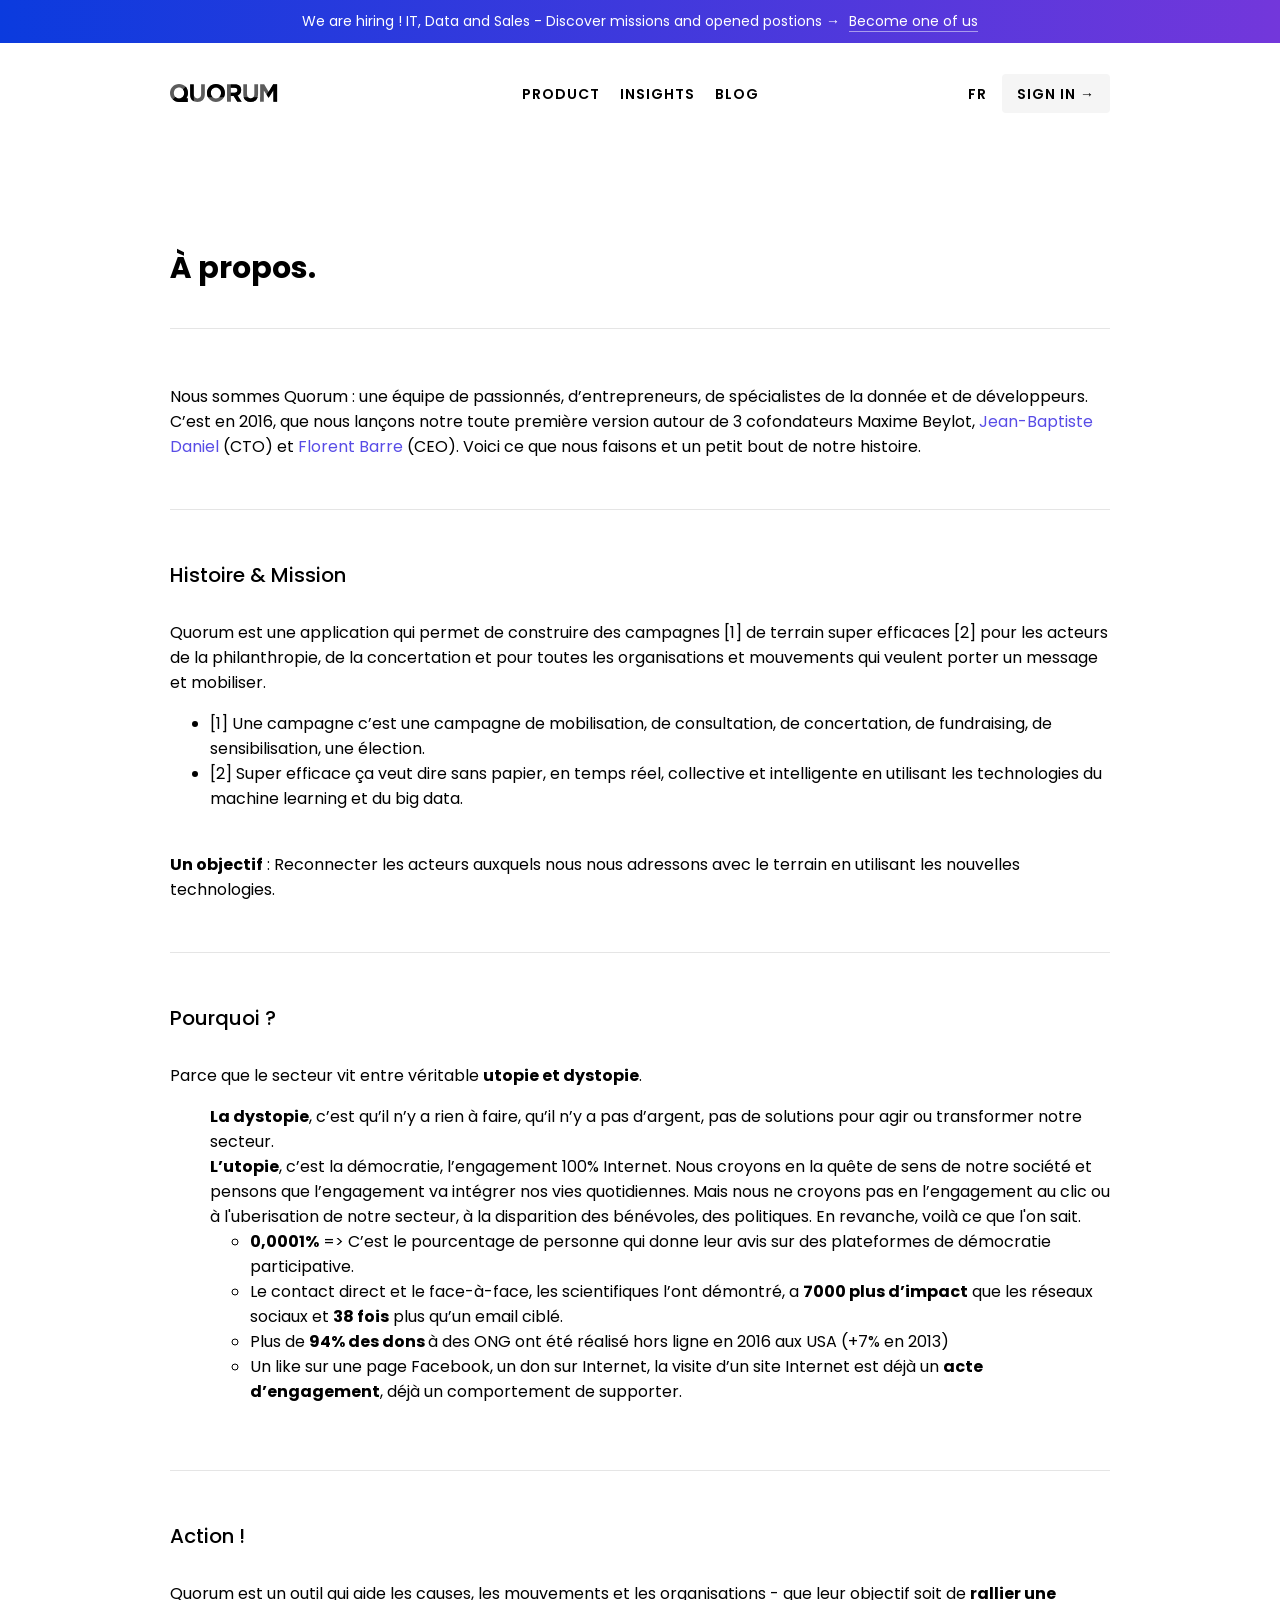
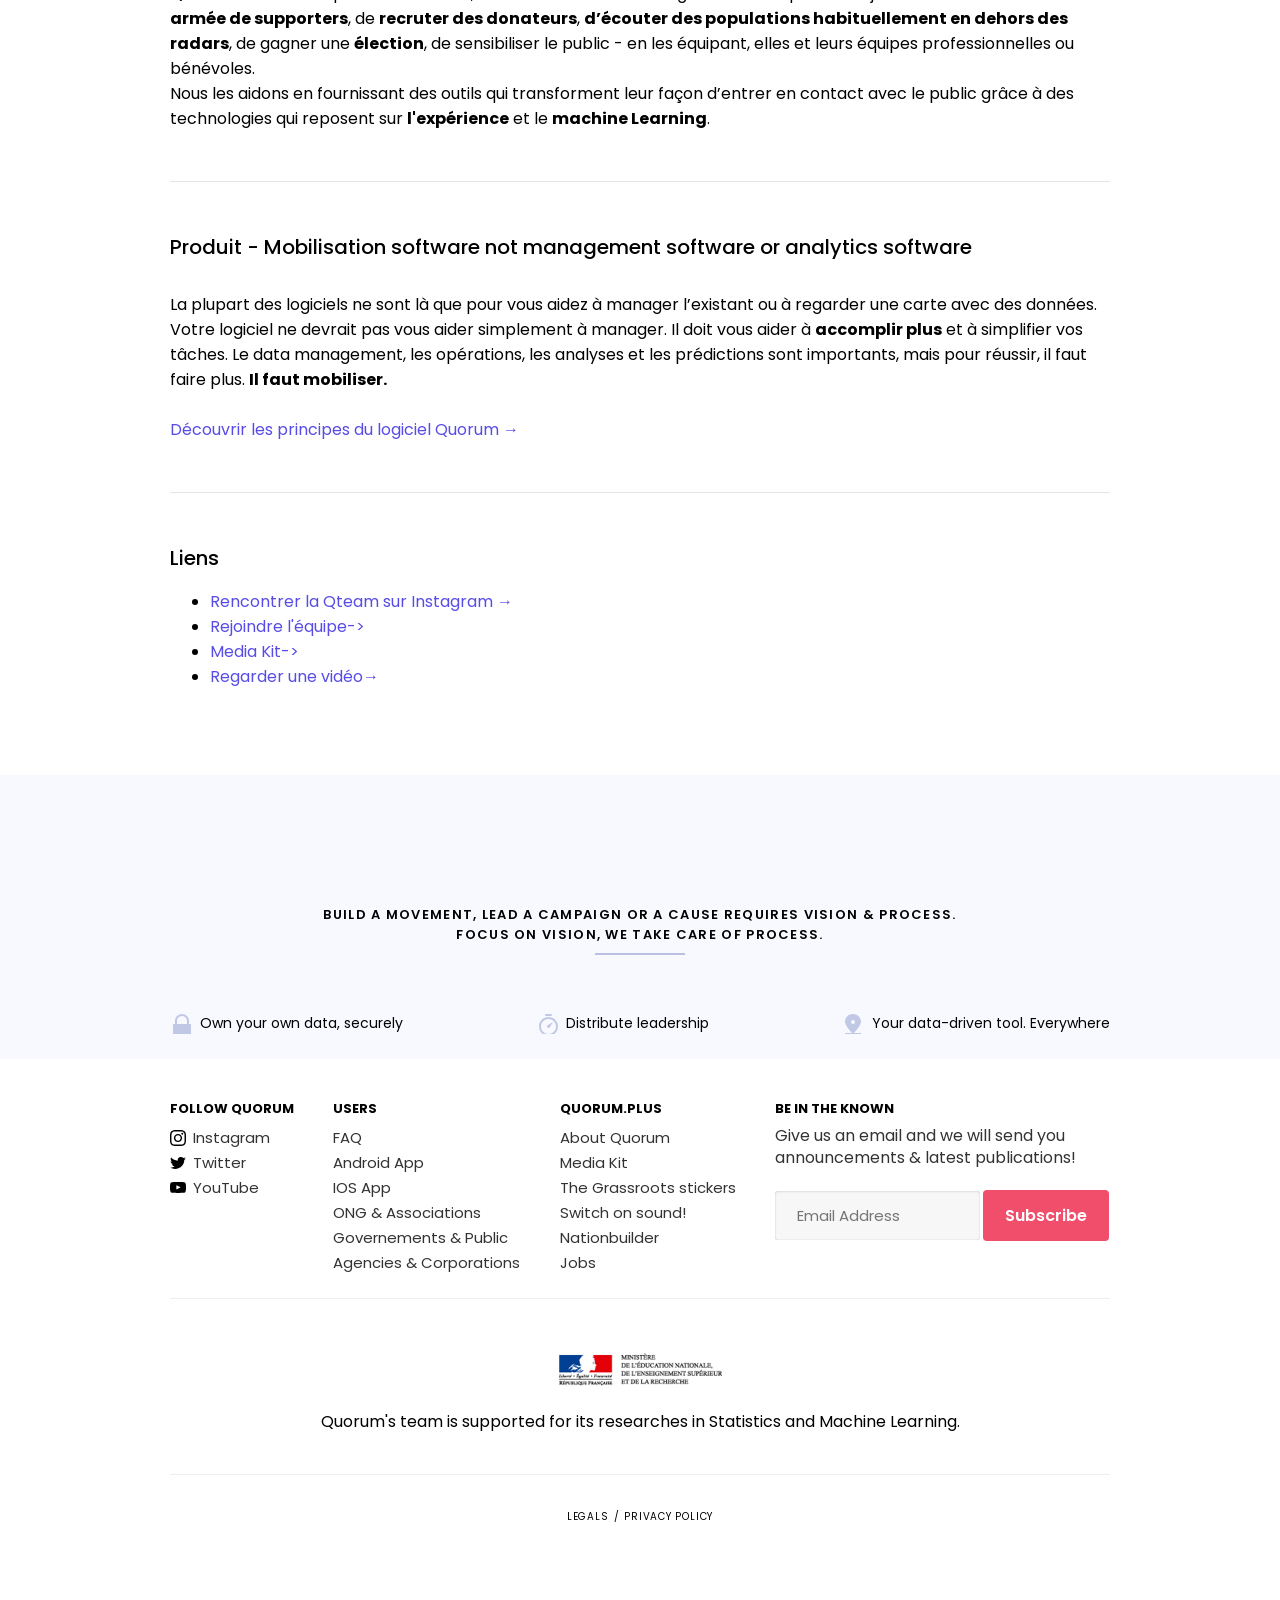
<file: en/about-us/index.html>
<!DOCTYPE html><html lang="fr"><head><meta content="text/html; charset=utf-8" http-equiv="content-type" /><title>Quorum | Mobilise above expectations</title><meta content="Quorum accompagne et aide au pilotage les collectivités territoriales, ONG, candidats aux élections et leaders d'influence dans leurs campagnes." name="description" /><meta content="width=device-width, initial-scale=1.0, maximum-scale=1, user-scalable=0" name="viewport" /><link href="/stylesheets/all.css" rel="stylesheet" /><link href="https://fonts.googleapis.com/css?family=Montserrat|Poppins:300,400,500,600,700" rel="stylesheet" /></head><body><div class="cookie" id="cnil_message"><p>Hey! Our website use cookies - so that we can provide the most secure & effective experience possible for our users! Continue to use the site as normal if you're happy with this or find out more here <a href="/PrivacyPolicy_QUORUM.pdf" target="_blank">here</a>.
</p><img src="/images/icons/cookie-close.svg" onclick="closeCnilBanner();" alt="Cookie close" /></div><div class="banner"><a href="https://angel.co/quorum/jobs" target="_blank"><p>We are hiring ! IT, Data and Sales - Discover missions and opened postions → <a href="https://angel.co/quorum/jobs" class="link" target="_blank"> Become one of us</a></p></a></div><header class="header fixed-header"><div class="content" id="menu-toggle"><a href="../../en" class="logo"><?xml version="1.0" encoding="UTF-8"?>
<svg class="desktop" width="108px" height="18px" viewBox="0 0 108 18" version="1.1" xmlns="http://www.w3.org/2000/svg" xmlns:xlink="http://www.w3.org/1999/xlink">
    <style>

      #logo * {
        transition: .5s all;
      }

      svg:hover #logo-full {
        fill-opacity: 1;
      }

      svg:hover #q {
        fill: #37DBAB;
      }

      svg:hover #u-1 {
        fill: #8256F5;
      }

      svg:hover #o {
        fill: #B137DB;
      }

      svg:hover #r {
        fill: #3768DB;
      }

      svg:hover #u-2 {
        fill: #DC44A3;
      }

      svg:hover #m {
        fill: #37DBAB;
      }
    </style>
    <defs>
        <path d="M9.49817734,17.9232453 C9.32652215,17.9319484 9.1529471,17.9363 8.97745202,17.9363 C7.67075435,17.9363 6.46893317,17.7009504 5.37195242,17.230244 C4.27497167,16.7595376 3.32722677,16.1236807 2.52868931,15.3226541 C1.73015185,14.5216275 1.10907648,13.5802289 0.665444556,12.49843 C0.221812634,11.4166312 0,10.2563987 0,9.01769779 C0,7.72944906 0.225845591,6.56921657 0.677543548,5.48741775 C1.12924151,4.40561892 1.75434984,3.45596244 2.5528873,2.63841982 C3.35142476,1.8208772 4.30320261,1.17676237 5.4082494,0.706056008 C6.51329618,0.235349649 7.71915032,0 9.02584798,0 C10.3325456,0 11.5343668,0.235349649 12.6313476,0.706056008 C13.7283283,1.17676237 14.6760732,1.81261931 15.4746107,2.61364593 C16.2731481,3.41467254 16.8942235,4.35607113 17.3378554,5.43786996 C17.7814874,6.51966878 18.0033,7.67990127 18.0033,8.91860221 C18.0033,9.87653069 17.8742454,10.7518662 17.6161323,11.5941829 C17.3580191,12.4364995 16.9869871,13.2209983 16.503025,13.9477029 L16.1159454,14.3363 L17.7434,14.3363 L17.7434,18 L9.4312,18 L9.49817734,17.9232453 L9.49817734,17.9232453 Z M4.41116091,6.48985819 C4.04381043,7.24403918 3.8364,8.09975372 3.8364,9.00675 C3.8364,12.0440676 6.16234788,14.5063 9.03155,14.5063 C11.9007521,14.5063 14.2267,12.0440676 14.2267,9.00675 C14.2267,5.9694324 11.9007521,3.5072 9.03155,3.5072 C8.8313425,3.5072 8.63378009,3.51918857 8.43946845,3.54252456 C7.88974409,3.59399932 7.37943577,3.72617575 6.90853448,3.93905568 C6.28745278,4.21982754 5.75510502,4.60794752 5.31147524,5.10342727 C4.94549501,5.51218205 4.64539218,5.97432246 4.41116091,6.48985819 L4.41116091,6.48985819 Z M27.4162543,17.9116 C25.1416432,17.9116 23.3510188,17.267483 22.0443274,15.9792295 C20.7376359,14.6909761 20.0843,12.7668829 20.0843,10.2068921 L20.0843,0.2973 L23.8107718,0.2973 L23.8107718,10.1077962 C23.8107718,11.5281782 24.1334068,12.5975776 24.7786866,13.3160267 C25.4239663,14.0344757 26.3192785,14.3936948 27.46465,14.3936948 C28.6100215,14.3936948 29.5053337,14.0468625 30.1506134,13.3531876 C30.7958932,12.6595127 31.1185282,11.6190159 31.1185282,10.2316661 L31.1185282,0.2973 L34.845,0.2973 L34.845,10.0830222 C34.845,11.4043078 34.6715837,12.5521574 34.3247458,13.5266055 C33.977908,14.5010536 33.4818566,15.3144578 32.8365769,15.9668425 C32.1912972,16.6192273 31.4089072,17.106444 30.4893836,17.4285074 C29.56986,17.7505707 28.5454938,17.9116 27.4162543,17.9116 Z M45.9518479,14.4184 C46.6939195,14.4184 47.3795189,14.2780162 48.0086666,13.9972443 C48.6378143,13.7164725 49.174195,13.3283525 49.6178248,12.8328727 C50.0614545,12.337393 50.4082872,11.7634709 50.6583331,11.1110892 C50.9083789,10.4587075 51.0334,9.76091735 51.0334,9.01769773 L51.0334,8.96815 C51.0334,8.22493037 50.9083789,7.52301126 50.6583331,6.86237159 C50.4082872,6.20173192 50.0533887,5.62368089 49.5936269,5.12820114 C49.1338651,4.63272139 48.5894185,4.24047247 47.9602709,3.95144261 C47.3311232,3.66241276 46.6455238,3.5179 45.9034521,3.5179 C45.1452485,3.5179 44.4556162,3.65828382 43.8345345,3.93905568 C43.2134528,4.21982754 42.681105,4.60794752 42.2374752,5.10342727 C41.7938455,5.59890702 41.4470128,6.17282912 41.1969669,6.8252108 C40.9469211,7.47759247 40.8219,8.17538265 40.8219,8.91860227 L40.8219,8.96815 C40.8219,9.71136963 40.9469211,10.4132887 41.1969669,11.0739284 C41.4470128,11.7345681 41.8019113,12.3126191 42.2616731,12.8080989 C42.7214349,13.3035786 43.2618485,13.6958275 43.8829302,13.9848574 C44.5040119,14.2738872 45.1936442,14.4184 45.9518479,14.4184 Z M42.2979524,17.230244 C41.2009717,16.7595376 40.2532268,16.1236807 39.4546893,15.3226541 C38.6561519,14.5216275 38.0350765,13.5802289 37.5914446,12.49843 C37.1478126,11.4166312 36.926,10.2563987 36.926,9.01769779 C36.926,7.72944906 37.1518456,6.56921657 37.6035435,5.48741775 C38.0552415,4.40561892 38.6803498,3.45596244 39.4788873,2.63841982 C40.2774248,1.8208772 41.2292026,1.17676237 42.3342494,0.706056008 C43.4392962,0.235349649 44.6451503,0 45.951848,0 C47.2585456,0 48.4603668,0.235349649 49.5573476,0.706056008 C50.6543283,1.17676237 51.6020732,1.81261931 52.4006107,2.61364593 C53.1991481,3.41467254 53.8202235,4.35607113 54.2638554,5.43786996 C54.7074874,6.51966878 54.9293,7.67990127 54.9293,8.91860221 C54.9293,10.2068509 54.7034544,11.3670834 54.2517565,12.4488823 C53.8000585,13.5306811 53.1749502,14.4803376 52.3764127,15.2978802 C51.5778752,16.1154228 50.6260974,16.7595376 49.5210506,17.230244 C48.4160038,17.7009504 47.2101497,17.9363 45.903452,17.9363 C44.5967544,17.9363 43.3949332,17.7009504 42.2979524,17.230244 Z M64.5358584,8.7205 C65.4553798,8.7205 66.1611422,8.49753507 66.6531668,8.05159851 C67.1451914,7.60566195 67.3912,7.01108879 67.3912,6.26786119 L67.3912,6.21831294 C67.3912,5.39250449 67.1330926,4.77315745 66.6168701,4.36025323 C66.1006475,3.94734901 65.3827863,3.7409 64.463265,3.7409 L60.761,3.7409 L60.761,8.7205 L64.5358584,8.7205 Z M57.0345,0.2973 L64.7778124,0.2973 C66.9233659,0.2973 68.5688034,0.883612137 69.714174,2.056254 C70.6820929,3.04721895 71.1660451,4.36848574 71.1660451,6.020094 L71.1660451,6.069642 C71.1660451,7.47350902 70.8313115,8.61723058 70.1618343,9.500841 C69.4923571,10.3844514 68.6172102,11.0326979 67.5363674,11.4456 L71.6742,17.6391 L67.3185868,17.6391 L63.6889091,12.089724 L60.7609691,12.089724 L60.7609691,17.6391 L57.0345,17.6391 L57.0345,0.2973 Z M80.6274543,17.9116 C78.3528432,17.9116 76.5622188,17.267483 75.2555274,15.9792295 C73.9488359,14.6909761 73.2955,12.7668829 73.2955,10.2068921 L73.2955,0.2973 L77.0219718,0.2973 L77.0219718,10.1077962 C77.0219718,11.5281782 77.3446068,12.5975776 77.9898866,13.3160267 C78.6351663,14.0344757 79.5304785,14.3936948 80.67585,14.3936948 C81.8212215,14.3936948 82.7165337,14.0468625 83.3618134,13.3531876 C84.0070932,12.6595127 84.3297282,11.6190159 84.3297282,10.2316661 L84.3297282,0.2973 L88.0562,0.2973 L88.0562,10.0830222 C88.0562,11.4043078 87.8827837,12.5521574 87.5359458,13.5266055 C87.189108,14.5010536 86.6930566,15.3144578 86.0477769,15.9668425 C85.4024972,16.6192273 84.6201072,17.106444 83.7005836,17.4285074 C82.78106,17.7505707 81.7566938,17.9116 80.6274543,17.9116 Z M90.1615,0.2973 L94.1783443,0.2973 L98.63075,7.630404 L103.083156,0.2973 L107.1,0.2973 L107.1,17.6391 L103.397728,17.6391 L103.397728,6.317382 L98.63075,13.724808 L98.5339586,13.724808 L93.8153764,6.391704 L93.8153764,17.6391 L90.1615,17.6391 L90.1615,0.2973 Z" id="path-1"></path>
    </defs>
    <g id="website" stroke="none" stroke-width="1" fill="none" fill-rule="evenodd">
        <g id="home-red" transform="translate(-250.000000, -28.000000)">
            <g id="header" transform="translate(250.000000, 16.000000)">
                <g id="logo" transform="translate(0.000000, 12.000000)">
                    <mask id="mask-2" fill="white">
                        <use xlink:href="#path-1"></use>
                    </mask>
                    <use id="logo-full" fill-opacity="0.640000045" fill="#000000" xlink:href="#path-1"></use>
                    <polygon id="q" fill="#000000" mask="url(#mask-2)" points="19.9814 -1.5487 19.9814 23.2427 -5.1152 23.2427"></polygon>
                    <path id="m" d="M108.0591,-0.1593 L103.260137,-0.018766084 L94.1521,14.4955666 C94.1521,14.4955666 99.1234734,17.9167884 101.44931,18.353063 C103.652573,18.7663458 108.0591,17.9999912 108.0591,17.9999912 L108.0591,-0.1593 Z" id="Rectangle-1" fill="#000000" mask="url(#mask-2)"></path>
                    <rect id="o" fill="#000000" mask="url(#mask-2)" x="36.7657" y="-0.1593" width="18.3828" height="13.3805"></rect>
                    <rect id="u-2" fill="#000000" mask="url(#mask-2)" x="71.773" y="13.2212" width="18.3828" height="4.9381"></rect>
                    <rect id="u-1" fill="#000000" mask="url(#mask-2)" x="20.1412" y="0.3186" width="3.6766" height="17.5221"></rect>
                    <rect id="r" fill="#000000" mask="url(#mask-2)" x="60.7433" y="0.3186" width="11.6691" height="17.5221"></rect>
                </g>
            </g>
        </g>
    </g>
</svg>
</a><nav><a href="javascript:void(0);" onclick="myMenu()" class="menu-open">Menu</a><div class="menu-items"><ul><li class="products"><a href="../../en#mobile-app">Product</a></li><li class="prices"><a href="../../en/insights">Insights</a></li><li class="news"><a href="https://medium.com/quorum-blog">Blog</a></li><li class="contact"><a href="mailto:contact@quorum.co">GET IN TOUCH</a></li></ul><div class="links"><a href="../../">FR</a><a href="https://cloud.quorumapps.com/" target="_blank">Sign in →</a></div></div></nav></div></header><div class="wrapper faq-extended"><h1>À propos.</h1><div class="question" id="applications"><h2></h2><div class="answer"><p>Nous sommes Quorum : une équipe de passionnés, d’entrepreneurs, de spécialistes de la donnée et de développeurs. C’est en 2016, que nous lançons notre toute première version autour de 3 cofondateurs Maxime Beylot, <a href="https://fr.linkedin.com/in/jean-baptiste-daniel-68a57a4" target="_blank">Jean-Baptiste Daniel</a> (CTO) et <a href="https://fr.linkedin.com/in/florentbarre" target="_blank">Florent Barre</a> (CEO). Voici ce que nous faisons et un petit bout de notre histoire.
</p></div></div><div class="question" id="support"><h2>Histoire & Mission</h2><div class="answer"><p><br>Quorum est une application qui permet de construire des campagnes  [1] de terrain super efficaces [2] pour les acteurs de la philanthropie, de la concertation et pour toutes les organisations et mouvements qui veulent porter un message et mobiliser.
<ul><li>[1] Une campagne c’est une campagne de mobilisation, de consultation, de concertation, de fundraising, de sensibilisation, une élection. </li> <li>[2] Super efficace ça veut dire sans papier, en temps réel, collective et intelligente en utilisant les technologies du machine learning et du big data. </li></ul>
<br> <strong>Un objectif</strong> : Reconnecter les acteurs auxquels nous nous adressons avec le terrain en utilisant les nouvelles technologies.
</p></div></div><div class="question" id="quorum"><h2>Pourquoi ?</h2><div class="answer"><p><br>Parce que le secteur vit entre véritable <strong>utopie et dystopie</strong>. <ul><strong>La dystopie</strong>, c’est qu’il n’y a rien à faire, qu’il n’y a pas d’argent, pas de solutions pour agir ou transformer notre secteur.<br><strong>L’utopie</strong>, c’est la démocratie, l’engagement 100% Internet. Nous croyons en la quête de sens de notre société et pensons que l’engagement va intégrer nos vies quotidiennes. Mais nous ne croyons pas en l’engagement au clic ou à l'uberisation de notre secteur, à la disparition des bénévoles, des politiques. En revanche, voilà ce que l'on sait.<br><ul><li><strong>0,0001%</strong> => C’est le pourcentage de personne qui donne leur avis sur des plateformes de démocratie participative.</li><li>Le contact direct et le face-à-face,  les scientifiques l’ont démontré, a <strong>7000 plus d’impact</strong> que les réseaux sociaux et <strong>38 fois</strong> plus qu’un email ciblé.</li><li>Plus de <strong>94% des dons </strong> à des ONG ont été réalisé hors ligne en 2016 aux USA (+7% en 2013)</li><li>Un like sur une page Facebook, un don sur Internet, la visite d’un site Internet est déjà un <strong>acte d’engagement</strong>, déjà un comportement de supporter.</li></ul></p></div></div><div class="question" id="agency"><h2>Action !<br></h2><div class="answer"><p><br>Quorum est un outil qui aide les causes, les mouvements et les organisations - que leur objectif soit de <strong>rallier une armée de supporters</strong>, de <strong>recruter des donateurs</strong>, <strong>d’écouter des populations habituellement en dehors des radars</strong>, de gagner une <strong>élection</strong>, de sensibiliser le public -  en les équipant, elles et leurs équipes professionnelles ou bénévoles. <br>Nous les aidons en fournissant  des outils qui transforment leur façon d’entrer en contact avec le public grâce à des technologies qui reposent sur <strong>l'expérience</strong> et le <strong>machine Learning</strong>.
</p></div></div><div class="question" id="compagny-or-brand"><h2>Produit - Mobilisation software not management software or analytics software</h2><div class="answer"><p><br>La plupart des logiciels ne sont là que pour vous aidez à manager l’existant ou à regarder une carte avec des données.
Votre logiciel ne devrait pas vous aider simplement à manager. Il doit vous aider à <strong>accomplir plus</strong> et à simplifier vos tâches. Le data management, les opérations, les analyses et les prédictions sont importants, mais pour réussir, il faut faire plus. <strong>Il faut mobiliser.</strong><br><br><a href="https://www.slideshare.net/QuorumHq/quorum-brand">Découvrir les principes du logiciel Quorum →</a>
</p></div></div><div class="question" id="length"><h2>Liens</h2><div class="answer"><p><ul><li><a href="https://www.instagram.com/quorumteam/"> Rencontrer la Qteam sur Instagram →</a></li><li><a href="https://angel.co/quorum/jobs"> Rejoindre l'équipe-></a> </li><li><a href="https://projects.invisionapp.com/boards/4J39WY0A2XCZY/"> Media Kit-></a></li><li><a href="https://www.youtube.com/watch?v=xMIdGlV7c1I">Regarder une vidéo→</a></li></ul>
</p></div></div></div><div class="light-blue"><div class="wrapper actions"><h2>Build a movement, lead a campaign or a cause requires vision & process.<br> Focus on vision, we take care of process.</h2><hr /><div class="items"><img src="/images/icons/secure.svg" class="icon" alt="Secure" /><p class="secure">Own your own data, securely</p><img src="/images/icons/organization.svg" class="icon" alt="Organization" /><p class="organization">Distribute leadership</p><img src="/images/icons/field.svg" class="icon" alt="Field" /><p class="field">Your data-driven tool. Everywhere</p></div></div></div><footer><div class="footer-item"><div class="footer-connect"><h3>FOLLOW QUORUM</h3><ul><li class="instagram"><a href="https://www.instagram.com/quorumteam/" target="_blank">Instagram</a></li><li class="twitter"><a href="https://twitter.com/quorumhq" target="_blank">Twitter</a></li><li class="youtube"><a href="https://www.youtube.com/channel/UCH4AkGS1qyqyJ_7Ma2LhtGg?view_as=subscriber" target="_blank">YouTube</a></li></ul></div></div><div class="footer-item"><div class="footer-quorum"><h3>USERS</h3><ul><li><a href="../../en/faq">FAQ</a></li><li><a href="https://play.google.com/store/apps/details?id=com.quorumapps.quorum128598&amp;hl=fr" target="_blank">Android App</a></li><li><a href="https://itunes.apple.com/fr/app/quorum-campaignapp-mobilisation-election/id1186778175">IOS App</a></li><li><a href="https://cloud.quorumapps.com/login" target="_blank">ONG & Associations</a></li><li><a href="http://eepurl.com/cDg1qv" target="_blank">Governements & Public</a></li><li><a href="http://eepurl.com/cDg1qv" target="_blank">Agencies & Corporations</a></li></ul></div></div><div class="footer-item"><div class="footer-plus"><h3>Quorum.PLUS</h3><ul><li><a href="../about-us" target="_blank">About Quorum</a></li><li><a href="https://projects.invisionapp.com/boards/4J39WY0A2XCZY/" target="_blank">Media Kit</a></li><li><a href="https://itunes.apple.com/fr/app/the-grassroots-stickers/id1241335025?l=en&amp;mt=8" target="_blank">The Grassroots stickers</a></li><li><a href="https://play.spotify.com/user/flowbarre/playlist/1OKCFdw80QNjE4po8pb7JU?play=true&amp;utm_source=open&amp;utm_medium=signup-test&amp;utm_campaign=link" target="_blank">Switch on sound!</a></li><li><a href="../nationbuilder" target="_blank">Nationbuilder</a></li><li><a href="https://angel.co/quorum/jobs" target="_blank">Jobs</a></li></ul></div></div><div class="footer-item"><div class="footer-news"><h3>Be in the known</h3><p>Give us an email and we will send you announcements & latest publications!
</p><!--Begin MailChimp Signup Form--><div id="mc_embed_signup"><form action="//quorum.us12.list-manage.com/subscribe/post?u=8d7c7595072992d8808c7993d&amp;id=e648f190bc" class="validate" id="mc-embedded-subscribe-form" method="post" name="mc-embedded-subscribe-form" novalidate="" target="_blank"><div id="mc_embed_signup_scroll"><input class="required email" id="mce-EMAIL" name="EMAIL" placeholder="Email Address" type="email" value="" /><div aria-hidden="true" style="position: absolute; left: -5000px;"><input name="b_8d7c7595072992d8808c7993d_e648f190bc" tabindex="-1" type="text" value="" /></div><div class="clear"><input class="button" id="mc-embedded-subscribe" name="subscribe" type="submit" value="Subscribe" /></div></div></form></div><!--End mc_embed_signup--></div></div></footer><div class="wrapper cir"><img src="/images/cir.png" alt="Cir" /><p>Quorum's team is supported for its researches in Statistics and Machine Learning.
</p></div><div class="legal"><a href="mailto:legal@quorum.co">Legals</a><span>/</span><a href="../PrivacyPolicy_QUORUM.pdf" target="_blank">Privacy Policy</a></div><script src="/javascripts/all.js"></script><script src="/javascripts/cookie.js"></script><script src="/javascripts/fluffy.js"></script><script src="/javascripts/smooth-scroll.js"></script><script src="/javascripts/intercom.js"></script><script src="/javascripts/analytics.js"></script></body></html>
</file>
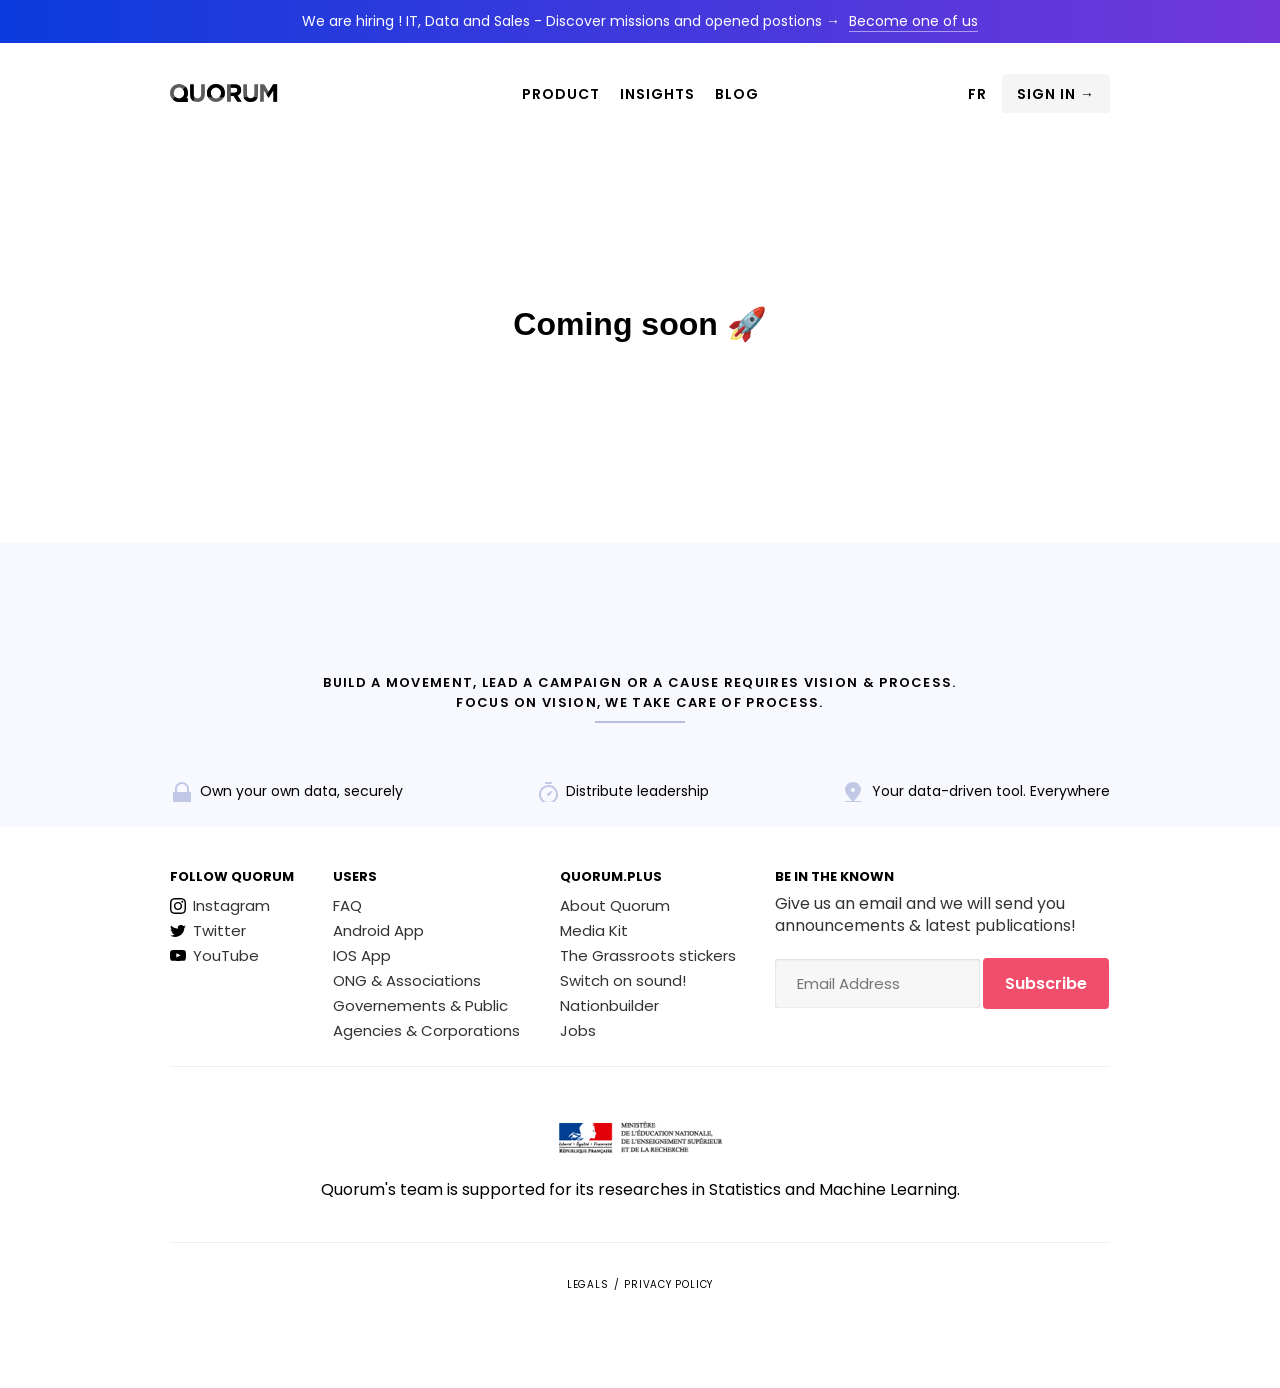
<file: en/algolinked/index.html>
<!DOCTYPE html><html lang="fr"><head><meta content="text/html; charset=utf-8" http-equiv="content-type" /><title>Quorum | Mobilise above expectations</title><meta content="Quorum accompagne et aide au pilotage les collectivités territoriales, ONG, candidats aux élections et leaders d'influence dans leurs campagnes." name="description" /><meta content="width=device-width, initial-scale=1.0, maximum-scale=1, user-scalable=0" name="viewport" /><link href="/stylesheets/all.css" rel="stylesheet" /><link href="https://fonts.googleapis.com/css?family=Montserrat|Poppins:300,400,500,600,700" rel="stylesheet" /></head><body><div class="cookie" id="cnil_message"><p>Hey! Our website use cookies - so that we can provide the most secure & effective experience possible for our users! Continue to use the site as normal if you're happy with this or find out more here <a href="/PrivacyPolicy_QUORUM.pdf" target="_blank">here</a>.
</p><img src="/images/icons/cookie-close.svg" onclick="closeCnilBanner();" alt="Cookie close" /></div><div class="banner"><a href="https://angel.co/quorum/jobs" target="_blank"><p>We are hiring ! IT, Data and Sales - Discover missions and opened postions → <a href="https://angel.co/quorum/jobs" class="link" target="_blank"> Become one of us</a></p></a></div><header class="header fixed-header"><div class="content" id="menu-toggle"><a href="../../en" class="logo"><?xml version="1.0" encoding="UTF-8"?>
<svg class="desktop" width="108px" height="18px" viewBox="0 0 108 18" version="1.1" xmlns="http://www.w3.org/2000/svg" xmlns:xlink="http://www.w3.org/1999/xlink">
    <style>

      #logo * {
        transition: .5s all;
      }

      svg:hover #logo-full {
        fill-opacity: 1;
      }

      svg:hover #q {
        fill: #37DBAB;
      }

      svg:hover #u-1 {
        fill: #8256F5;
      }

      svg:hover #o {
        fill: #B137DB;
      }

      svg:hover #r {
        fill: #3768DB;
      }

      svg:hover #u-2 {
        fill: #DC44A3;
      }

      svg:hover #m {
        fill: #37DBAB;
      }
    </style>
    <defs>
        <path d="M9.49817734,17.9232453 C9.32652215,17.9319484 9.1529471,17.9363 8.97745202,17.9363 C7.67075435,17.9363 6.46893317,17.7009504 5.37195242,17.230244 C4.27497167,16.7595376 3.32722677,16.1236807 2.52868931,15.3226541 C1.73015185,14.5216275 1.10907648,13.5802289 0.665444556,12.49843 C0.221812634,11.4166312 0,10.2563987 0,9.01769779 C0,7.72944906 0.225845591,6.56921657 0.677543548,5.48741775 C1.12924151,4.40561892 1.75434984,3.45596244 2.5528873,2.63841982 C3.35142476,1.8208772 4.30320261,1.17676237 5.4082494,0.706056008 C6.51329618,0.235349649 7.71915032,0 9.02584798,0 C10.3325456,0 11.5343668,0.235349649 12.6313476,0.706056008 C13.7283283,1.17676237 14.6760732,1.81261931 15.4746107,2.61364593 C16.2731481,3.41467254 16.8942235,4.35607113 17.3378554,5.43786996 C17.7814874,6.51966878 18.0033,7.67990127 18.0033,8.91860221 C18.0033,9.87653069 17.8742454,10.7518662 17.6161323,11.5941829 C17.3580191,12.4364995 16.9869871,13.2209983 16.503025,13.9477029 L16.1159454,14.3363 L17.7434,14.3363 L17.7434,18 L9.4312,18 L9.49817734,17.9232453 L9.49817734,17.9232453 Z M4.41116091,6.48985819 C4.04381043,7.24403918 3.8364,8.09975372 3.8364,9.00675 C3.8364,12.0440676 6.16234788,14.5063 9.03155,14.5063 C11.9007521,14.5063 14.2267,12.0440676 14.2267,9.00675 C14.2267,5.9694324 11.9007521,3.5072 9.03155,3.5072 C8.8313425,3.5072 8.63378009,3.51918857 8.43946845,3.54252456 C7.88974409,3.59399932 7.37943577,3.72617575 6.90853448,3.93905568 C6.28745278,4.21982754 5.75510502,4.60794752 5.31147524,5.10342727 C4.94549501,5.51218205 4.64539218,5.97432246 4.41116091,6.48985819 L4.41116091,6.48985819 Z M27.4162543,17.9116 C25.1416432,17.9116 23.3510188,17.267483 22.0443274,15.9792295 C20.7376359,14.6909761 20.0843,12.7668829 20.0843,10.2068921 L20.0843,0.2973 L23.8107718,0.2973 L23.8107718,10.1077962 C23.8107718,11.5281782 24.1334068,12.5975776 24.7786866,13.3160267 C25.4239663,14.0344757 26.3192785,14.3936948 27.46465,14.3936948 C28.6100215,14.3936948 29.5053337,14.0468625 30.1506134,13.3531876 C30.7958932,12.6595127 31.1185282,11.6190159 31.1185282,10.2316661 L31.1185282,0.2973 L34.845,0.2973 L34.845,10.0830222 C34.845,11.4043078 34.6715837,12.5521574 34.3247458,13.5266055 C33.977908,14.5010536 33.4818566,15.3144578 32.8365769,15.9668425 C32.1912972,16.6192273 31.4089072,17.106444 30.4893836,17.4285074 C29.56986,17.7505707 28.5454938,17.9116 27.4162543,17.9116 Z M45.9518479,14.4184 C46.6939195,14.4184 47.3795189,14.2780162 48.0086666,13.9972443 C48.6378143,13.7164725 49.174195,13.3283525 49.6178248,12.8328727 C50.0614545,12.337393 50.4082872,11.7634709 50.6583331,11.1110892 C50.9083789,10.4587075 51.0334,9.76091735 51.0334,9.01769773 L51.0334,8.96815 C51.0334,8.22493037 50.9083789,7.52301126 50.6583331,6.86237159 C50.4082872,6.20173192 50.0533887,5.62368089 49.5936269,5.12820114 C49.1338651,4.63272139 48.5894185,4.24047247 47.9602709,3.95144261 C47.3311232,3.66241276 46.6455238,3.5179 45.9034521,3.5179 C45.1452485,3.5179 44.4556162,3.65828382 43.8345345,3.93905568 C43.2134528,4.21982754 42.681105,4.60794752 42.2374752,5.10342727 C41.7938455,5.59890702 41.4470128,6.17282912 41.1969669,6.8252108 C40.9469211,7.47759247 40.8219,8.17538265 40.8219,8.91860227 L40.8219,8.96815 C40.8219,9.71136963 40.9469211,10.4132887 41.1969669,11.0739284 C41.4470128,11.7345681 41.8019113,12.3126191 42.2616731,12.8080989 C42.7214349,13.3035786 43.2618485,13.6958275 43.8829302,13.9848574 C44.5040119,14.2738872 45.1936442,14.4184 45.9518479,14.4184 Z M42.2979524,17.230244 C41.2009717,16.7595376 40.2532268,16.1236807 39.4546893,15.3226541 C38.6561519,14.5216275 38.0350765,13.5802289 37.5914446,12.49843 C37.1478126,11.4166312 36.926,10.2563987 36.926,9.01769779 C36.926,7.72944906 37.1518456,6.56921657 37.6035435,5.48741775 C38.0552415,4.40561892 38.6803498,3.45596244 39.4788873,2.63841982 C40.2774248,1.8208772 41.2292026,1.17676237 42.3342494,0.706056008 C43.4392962,0.235349649 44.6451503,0 45.951848,0 C47.2585456,0 48.4603668,0.235349649 49.5573476,0.706056008 C50.6543283,1.17676237 51.6020732,1.81261931 52.4006107,2.61364593 C53.1991481,3.41467254 53.8202235,4.35607113 54.2638554,5.43786996 C54.7074874,6.51966878 54.9293,7.67990127 54.9293,8.91860221 C54.9293,10.2068509 54.7034544,11.3670834 54.2517565,12.4488823 C53.8000585,13.5306811 53.1749502,14.4803376 52.3764127,15.2978802 C51.5778752,16.1154228 50.6260974,16.7595376 49.5210506,17.230244 C48.4160038,17.7009504 47.2101497,17.9363 45.903452,17.9363 C44.5967544,17.9363 43.3949332,17.7009504 42.2979524,17.230244 Z M64.5358584,8.7205 C65.4553798,8.7205 66.1611422,8.49753507 66.6531668,8.05159851 C67.1451914,7.60566195 67.3912,7.01108879 67.3912,6.26786119 L67.3912,6.21831294 C67.3912,5.39250449 67.1330926,4.77315745 66.6168701,4.36025323 C66.1006475,3.94734901 65.3827863,3.7409 64.463265,3.7409 L60.761,3.7409 L60.761,8.7205 L64.5358584,8.7205 Z M57.0345,0.2973 L64.7778124,0.2973 C66.9233659,0.2973 68.5688034,0.883612137 69.714174,2.056254 C70.6820929,3.04721895 71.1660451,4.36848574 71.1660451,6.020094 L71.1660451,6.069642 C71.1660451,7.47350902 70.8313115,8.61723058 70.1618343,9.500841 C69.4923571,10.3844514 68.6172102,11.0326979 67.5363674,11.4456 L71.6742,17.6391 L67.3185868,17.6391 L63.6889091,12.089724 L60.7609691,12.089724 L60.7609691,17.6391 L57.0345,17.6391 L57.0345,0.2973 Z M80.6274543,17.9116 C78.3528432,17.9116 76.5622188,17.267483 75.2555274,15.9792295 C73.9488359,14.6909761 73.2955,12.7668829 73.2955,10.2068921 L73.2955,0.2973 L77.0219718,0.2973 L77.0219718,10.1077962 C77.0219718,11.5281782 77.3446068,12.5975776 77.9898866,13.3160267 C78.6351663,14.0344757 79.5304785,14.3936948 80.67585,14.3936948 C81.8212215,14.3936948 82.7165337,14.0468625 83.3618134,13.3531876 C84.0070932,12.6595127 84.3297282,11.6190159 84.3297282,10.2316661 L84.3297282,0.2973 L88.0562,0.2973 L88.0562,10.0830222 C88.0562,11.4043078 87.8827837,12.5521574 87.5359458,13.5266055 C87.189108,14.5010536 86.6930566,15.3144578 86.0477769,15.9668425 C85.4024972,16.6192273 84.6201072,17.106444 83.7005836,17.4285074 C82.78106,17.7505707 81.7566938,17.9116 80.6274543,17.9116 Z M90.1615,0.2973 L94.1783443,0.2973 L98.63075,7.630404 L103.083156,0.2973 L107.1,0.2973 L107.1,17.6391 L103.397728,17.6391 L103.397728,6.317382 L98.63075,13.724808 L98.5339586,13.724808 L93.8153764,6.391704 L93.8153764,17.6391 L90.1615,17.6391 L90.1615,0.2973 Z" id="path-1"></path>
    </defs>
    <g id="website" stroke="none" stroke-width="1" fill="none" fill-rule="evenodd">
        <g id="home-red" transform="translate(-250.000000, -28.000000)">
            <g id="header" transform="translate(250.000000, 16.000000)">
                <g id="logo" transform="translate(0.000000, 12.000000)">
                    <mask id="mask-2" fill="white">
                        <use xlink:href="#path-1"></use>
                    </mask>
                    <use id="logo-full" fill-opacity="0.640000045" fill="#000000" xlink:href="#path-1"></use>
                    <polygon id="q" fill="#000000" mask="url(#mask-2)" points="19.9814 -1.5487 19.9814 23.2427 -5.1152 23.2427"></polygon>
                    <path id="m" d="M108.0591,-0.1593 L103.260137,-0.018766084 L94.1521,14.4955666 C94.1521,14.4955666 99.1234734,17.9167884 101.44931,18.353063 C103.652573,18.7663458 108.0591,17.9999912 108.0591,17.9999912 L108.0591,-0.1593 Z" id="Rectangle-1" fill="#000000" mask="url(#mask-2)"></path>
                    <rect id="o" fill="#000000" mask="url(#mask-2)" x="36.7657" y="-0.1593" width="18.3828" height="13.3805"></rect>
                    <rect id="u-2" fill="#000000" mask="url(#mask-2)" x="71.773" y="13.2212" width="18.3828" height="4.9381"></rect>
                    <rect id="u-1" fill="#000000" mask="url(#mask-2)" x="20.1412" y="0.3186" width="3.6766" height="17.5221"></rect>
                    <rect id="r" fill="#000000" mask="url(#mask-2)" x="60.7433" y="0.3186" width="11.6691" height="17.5221"></rect>
                </g>
            </g>
        </g>
    </g>
</svg>
</a><nav><a href="javascript:void(0);" onclick="myMenu()" class="menu-open">Menu</a><div class="menu-items"><ul><li class="products"><a href="../../en#mobile-app">Product</a></li><li class="prices"><a href="../../en/insights">Insights</a></li><li class="news"><a href="https://medium.com/quorum-blog">Blog</a></li><li class="contact"><a href="mailto:contact@quorum.co">GET IN TOUCH</a></li></ul><div class="links"><a href="../../">FR</a><a href="https://cloud.quorumapps.com/" target="_blank">Sign in →</a></div></div></nav></div></header><h1 style="font-size:80;text-align:center;font-family:sans-serif;margin:200px auto;">Coming soon 🚀</h1><div class="light-blue"><div class="wrapper actions"><h2>Build a movement, lead a campaign or a cause requires vision & process.<br> Focus on vision, we take care of process.</h2><hr /><div class="items"><img src="/images/icons/secure.svg" class="icon" alt="Secure" /><p class="secure">Own your own data, securely</p><img src="/images/icons/organization.svg" class="icon" alt="Organization" /><p class="organization">Distribute leadership</p><img src="/images/icons/field.svg" class="icon" alt="Field" /><p class="field">Your data-driven tool. Everywhere</p></div></div></div><footer><div class="footer-item"><div class="footer-connect"><h3>FOLLOW QUORUM</h3><ul><li class="instagram"><a href="https://www.instagram.com/quorumteam/" target="_blank">Instagram</a></li><li class="twitter"><a href="https://twitter.com/quorumhq" target="_blank">Twitter</a></li><li class="youtube"><a href="https://www.youtube.com/channel/UCH4AkGS1qyqyJ_7Ma2LhtGg?view_as=subscriber" target="_blank">YouTube</a></li></ul></div></div><div class="footer-item"><div class="footer-quorum"><h3>USERS</h3><ul><li><a href="../../en/faq">FAQ</a></li><li><a href="https://play.google.com/store/apps/details?id=com.quorumapps.quorum128598&amp;hl=fr" target="_blank">Android App</a></li><li><a href="https://itunes.apple.com/fr/app/quorum-campaignapp-mobilisation-election/id1186778175">IOS App</a></li><li><a href="https://cloud.quorumapps.com/login" target="_blank">ONG & Associations</a></li><li><a href="http://eepurl.com/cDg1qv" target="_blank">Governements & Public</a></li><li><a href="http://eepurl.com/cDg1qv" target="_blank">Agencies & Corporations</a></li></ul></div></div><div class="footer-item"><div class="footer-plus"><h3>Quorum.PLUS</h3><ul><li><a href="../about-us" target="_blank">About Quorum</a></li><li><a href="https://projects.invisionapp.com/boards/4J39WY0A2XCZY/" target="_blank">Media Kit</a></li><li><a href="https://itunes.apple.com/fr/app/the-grassroots-stickers/id1241335025?l=en&amp;mt=8" target="_blank">The Grassroots stickers</a></li><li><a href="https://play.spotify.com/user/flowbarre/playlist/1OKCFdw80QNjE4po8pb7JU?play=true&amp;utm_source=open&amp;utm_medium=signup-test&amp;utm_campaign=link" target="_blank">Switch on sound!</a></li><li><a href="../nationbuilder" target="_blank">Nationbuilder</a></li><li><a href="https://angel.co/quorum/jobs" target="_blank">Jobs</a></li></ul></div></div><div class="footer-item"><div class="footer-news"><h3>Be in the known</h3><p>Give us an email and we will send you announcements & latest publications!
</p><!--Begin MailChimp Signup Form--><div id="mc_embed_signup"><form action="//quorum.us12.list-manage.com/subscribe/post?u=8d7c7595072992d8808c7993d&amp;id=e648f190bc" class="validate" id="mc-embedded-subscribe-form" method="post" name="mc-embedded-subscribe-form" novalidate="" target="_blank"><div id="mc_embed_signup_scroll"><input class="required email" id="mce-EMAIL" name="EMAIL" placeholder="Email Address" type="email" value="" /><div aria-hidden="true" style="position: absolute; left: -5000px;"><input name="b_8d7c7595072992d8808c7993d_e648f190bc" tabindex="-1" type="text" value="" /></div><div class="clear"><input class="button" id="mc-embedded-subscribe" name="subscribe" type="submit" value="Subscribe" /></div></div></form></div><!--End mc_embed_signup--></div></div></footer><div class="wrapper cir"><img src="/images/cir.png" alt="Cir" /><p>Quorum's team is supported for its researches in Statistics and Machine Learning.
</p></div><div class="legal"><a href="mailto:legal@quorum.co">Legals</a><span>/</span><a href="../PrivacyPolicy_QUORUM.pdf" target="_blank">Privacy Policy</a></div><script src="/javascripts/all.js"></script><script src="/javascripts/cookie.js"></script><script src="/javascripts/fluffy.js"></script><script src="/javascripts/smooth-scroll.js"></script><script src="/javascripts/intercom.js"></script><script src="/javascripts/analytics.js"></script></body></html>
</file>
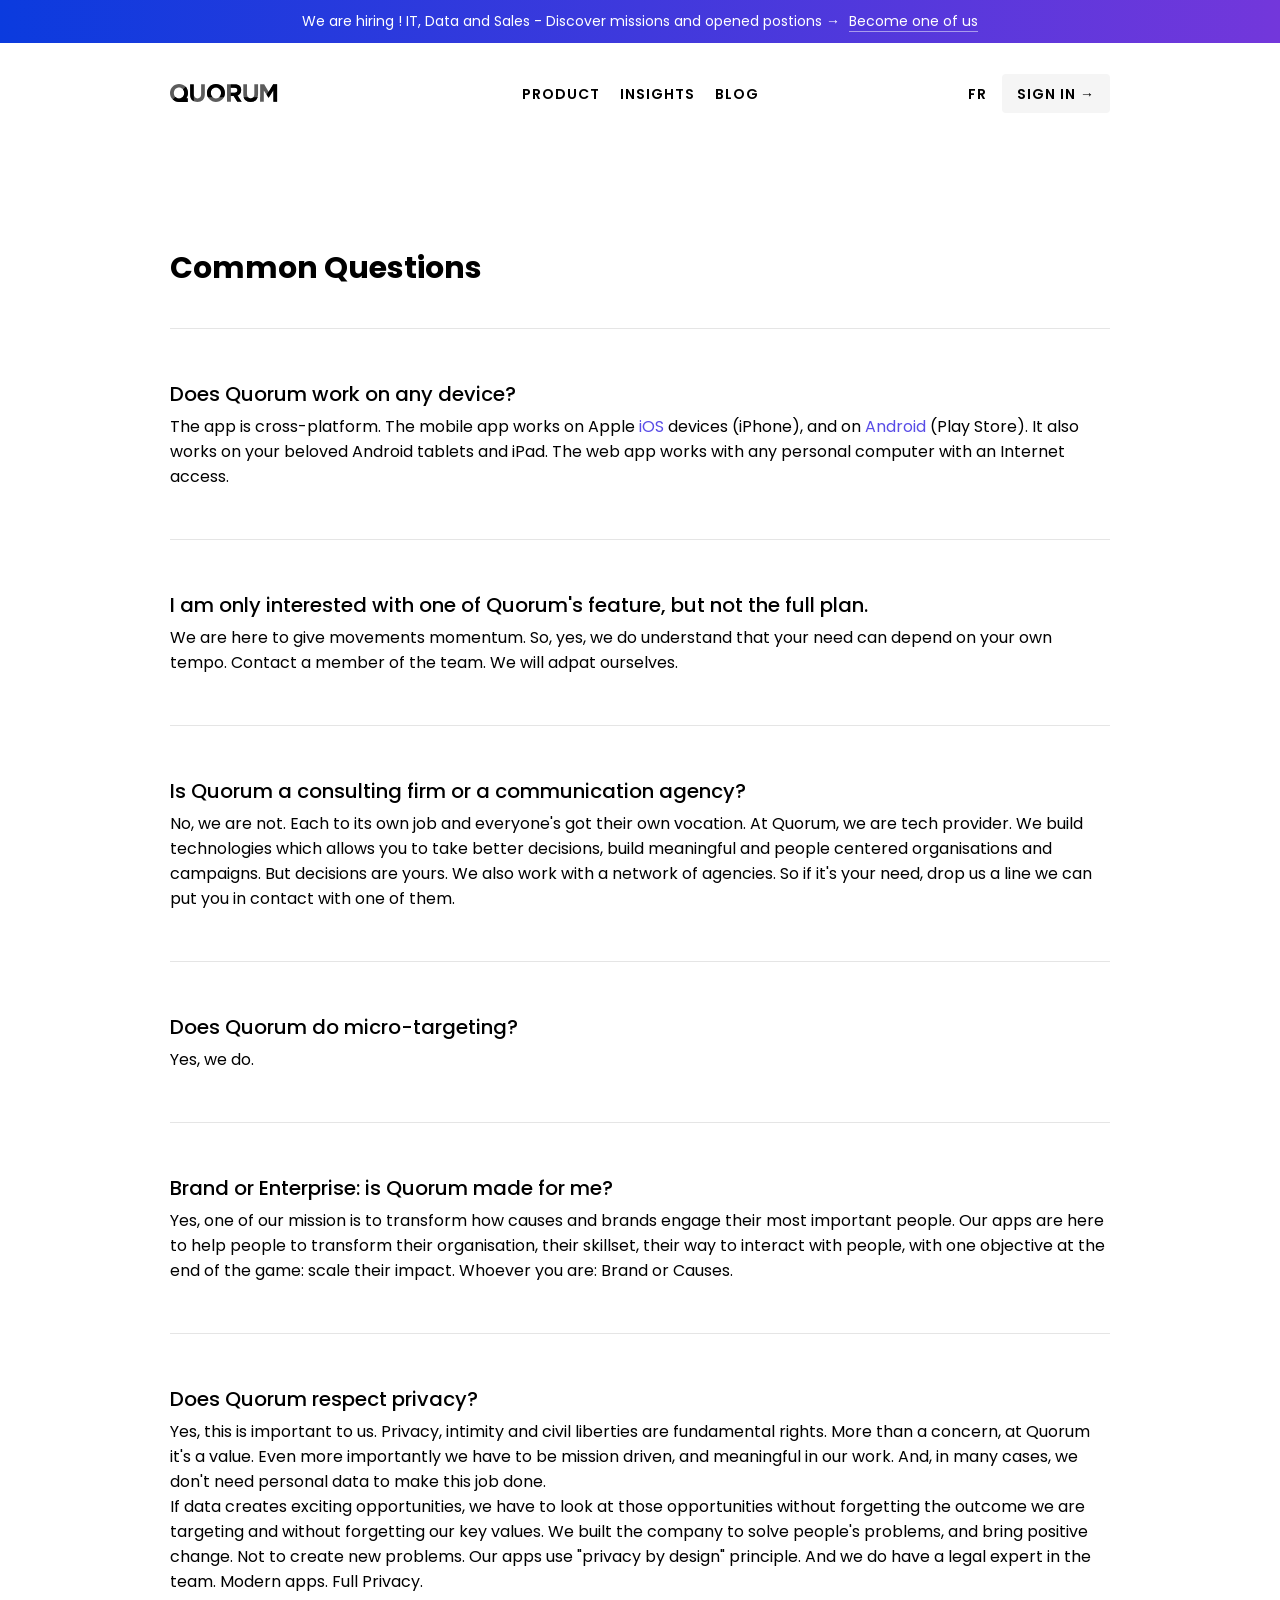
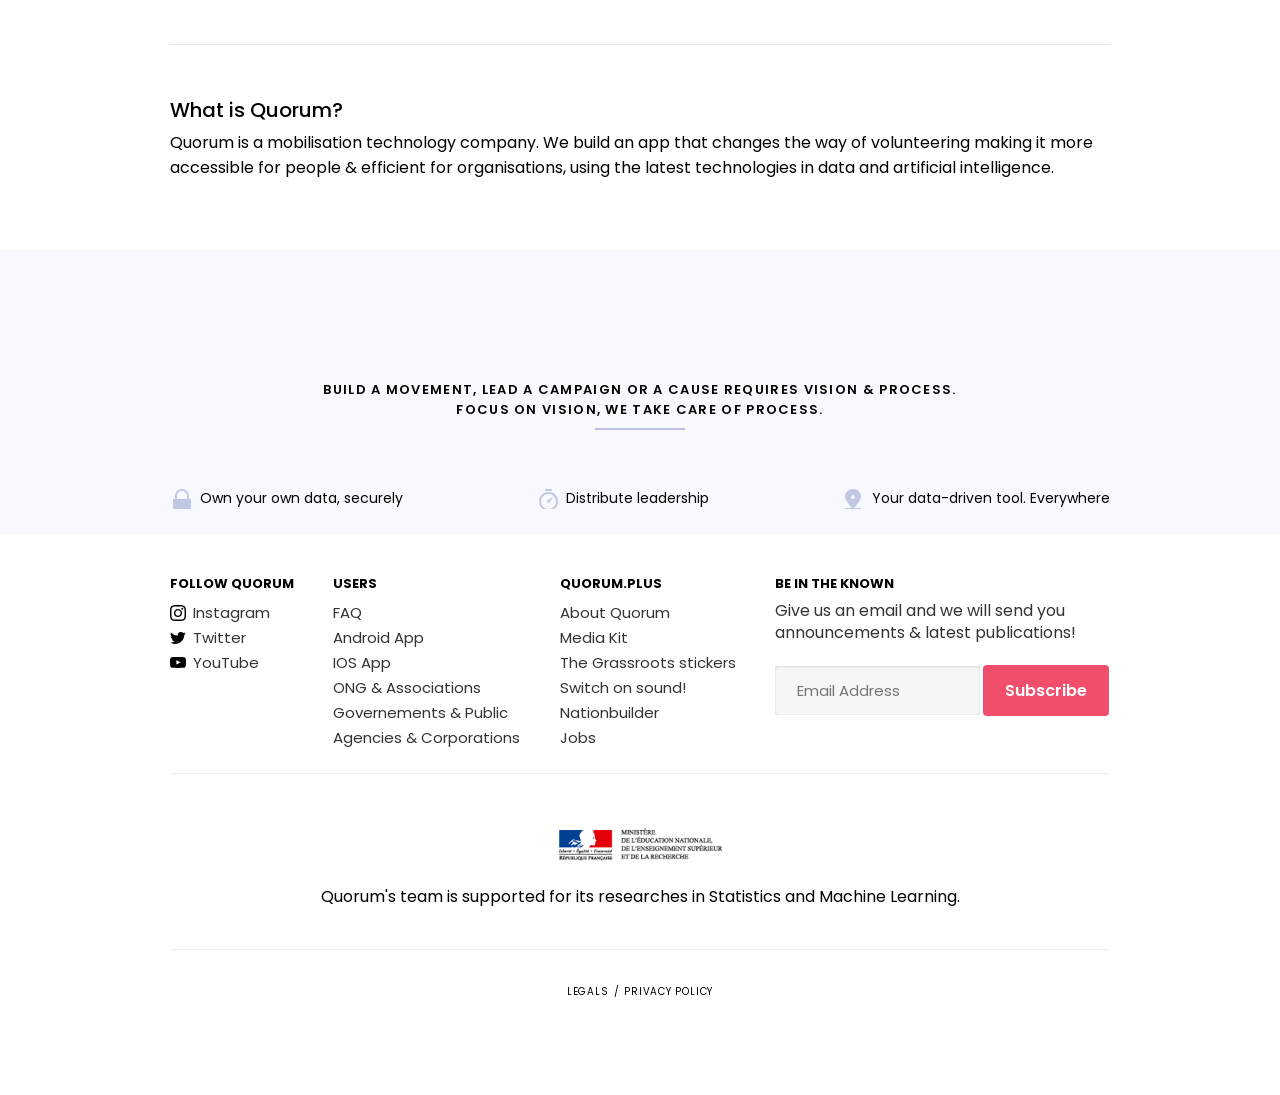
<file: en/faq/index.html>
<!DOCTYPE html><html lang="fr"><head><meta content="text/html; charset=utf-8" http-equiv="content-type" /><title>Quorum | Mobilise above expectations</title><meta content="Quorum accompagne et aide au pilotage les collectivités territoriales, ONG, candidats aux élections et leaders d'influence dans leurs campagnes." name="description" /><meta content="width=device-width, initial-scale=1.0, maximum-scale=1, user-scalable=0" name="viewport" /><link href="/stylesheets/all.css" rel="stylesheet" /><link href="https://fonts.googleapis.com/css?family=Montserrat|Poppins:300,400,500,600,700" rel="stylesheet" /></head><body><div class="cookie" id="cnil_message"><p>Hey! Our website use cookies - so that we can provide the most secure & effective experience possible for our users! Continue to use the site as normal if you're happy with this or find out more here <a href="/PrivacyPolicy_QUORUM.pdf" target="_blank">here</a>.
</p><img src="/images/icons/cookie-close.svg" onclick="closeCnilBanner();" alt="Cookie close" /></div><div class="banner"><a href="https://angel.co/quorum/jobs" target="_blank"><p>We are hiring ! IT, Data and Sales - Discover missions and opened postions → <a href="https://angel.co/quorum/jobs" class="link" target="_blank"> Become one of us</a></p></a></div><header class="header fixed-header"><div class="content" id="menu-toggle"><a href="../../en" class="logo"><?xml version="1.0" encoding="UTF-8"?>
<svg class="desktop" width="108px" height="18px" viewBox="0 0 108 18" version="1.1" xmlns="http://www.w3.org/2000/svg" xmlns:xlink="http://www.w3.org/1999/xlink">
    <style>

      #logo * {
        transition: .5s all;
      }

      svg:hover #logo-full {
        fill-opacity: 1;
      }

      svg:hover #q {
        fill: #37DBAB;
      }

      svg:hover #u-1 {
        fill: #8256F5;
      }

      svg:hover #o {
        fill: #B137DB;
      }

      svg:hover #r {
        fill: #3768DB;
      }

      svg:hover #u-2 {
        fill: #DC44A3;
      }

      svg:hover #m {
        fill: #37DBAB;
      }
    </style>
    <defs>
        <path d="M9.49817734,17.9232453 C9.32652215,17.9319484 9.1529471,17.9363 8.97745202,17.9363 C7.67075435,17.9363 6.46893317,17.7009504 5.37195242,17.230244 C4.27497167,16.7595376 3.32722677,16.1236807 2.52868931,15.3226541 C1.73015185,14.5216275 1.10907648,13.5802289 0.665444556,12.49843 C0.221812634,11.4166312 0,10.2563987 0,9.01769779 C0,7.72944906 0.225845591,6.56921657 0.677543548,5.48741775 C1.12924151,4.40561892 1.75434984,3.45596244 2.5528873,2.63841982 C3.35142476,1.8208772 4.30320261,1.17676237 5.4082494,0.706056008 C6.51329618,0.235349649 7.71915032,0 9.02584798,0 C10.3325456,0 11.5343668,0.235349649 12.6313476,0.706056008 C13.7283283,1.17676237 14.6760732,1.81261931 15.4746107,2.61364593 C16.2731481,3.41467254 16.8942235,4.35607113 17.3378554,5.43786996 C17.7814874,6.51966878 18.0033,7.67990127 18.0033,8.91860221 C18.0033,9.87653069 17.8742454,10.7518662 17.6161323,11.5941829 C17.3580191,12.4364995 16.9869871,13.2209983 16.503025,13.9477029 L16.1159454,14.3363 L17.7434,14.3363 L17.7434,18 L9.4312,18 L9.49817734,17.9232453 L9.49817734,17.9232453 Z M4.41116091,6.48985819 C4.04381043,7.24403918 3.8364,8.09975372 3.8364,9.00675 C3.8364,12.0440676 6.16234788,14.5063 9.03155,14.5063 C11.9007521,14.5063 14.2267,12.0440676 14.2267,9.00675 C14.2267,5.9694324 11.9007521,3.5072 9.03155,3.5072 C8.8313425,3.5072 8.63378009,3.51918857 8.43946845,3.54252456 C7.88974409,3.59399932 7.37943577,3.72617575 6.90853448,3.93905568 C6.28745278,4.21982754 5.75510502,4.60794752 5.31147524,5.10342727 C4.94549501,5.51218205 4.64539218,5.97432246 4.41116091,6.48985819 L4.41116091,6.48985819 Z M27.4162543,17.9116 C25.1416432,17.9116 23.3510188,17.267483 22.0443274,15.9792295 C20.7376359,14.6909761 20.0843,12.7668829 20.0843,10.2068921 L20.0843,0.2973 L23.8107718,0.2973 L23.8107718,10.1077962 C23.8107718,11.5281782 24.1334068,12.5975776 24.7786866,13.3160267 C25.4239663,14.0344757 26.3192785,14.3936948 27.46465,14.3936948 C28.6100215,14.3936948 29.5053337,14.0468625 30.1506134,13.3531876 C30.7958932,12.6595127 31.1185282,11.6190159 31.1185282,10.2316661 L31.1185282,0.2973 L34.845,0.2973 L34.845,10.0830222 C34.845,11.4043078 34.6715837,12.5521574 34.3247458,13.5266055 C33.977908,14.5010536 33.4818566,15.3144578 32.8365769,15.9668425 C32.1912972,16.6192273 31.4089072,17.106444 30.4893836,17.4285074 C29.56986,17.7505707 28.5454938,17.9116 27.4162543,17.9116 Z M45.9518479,14.4184 C46.6939195,14.4184 47.3795189,14.2780162 48.0086666,13.9972443 C48.6378143,13.7164725 49.174195,13.3283525 49.6178248,12.8328727 C50.0614545,12.337393 50.4082872,11.7634709 50.6583331,11.1110892 C50.9083789,10.4587075 51.0334,9.76091735 51.0334,9.01769773 L51.0334,8.96815 C51.0334,8.22493037 50.9083789,7.52301126 50.6583331,6.86237159 C50.4082872,6.20173192 50.0533887,5.62368089 49.5936269,5.12820114 C49.1338651,4.63272139 48.5894185,4.24047247 47.9602709,3.95144261 C47.3311232,3.66241276 46.6455238,3.5179 45.9034521,3.5179 C45.1452485,3.5179 44.4556162,3.65828382 43.8345345,3.93905568 C43.2134528,4.21982754 42.681105,4.60794752 42.2374752,5.10342727 C41.7938455,5.59890702 41.4470128,6.17282912 41.1969669,6.8252108 C40.9469211,7.47759247 40.8219,8.17538265 40.8219,8.91860227 L40.8219,8.96815 C40.8219,9.71136963 40.9469211,10.4132887 41.1969669,11.0739284 C41.4470128,11.7345681 41.8019113,12.3126191 42.2616731,12.8080989 C42.7214349,13.3035786 43.2618485,13.6958275 43.8829302,13.9848574 C44.5040119,14.2738872 45.1936442,14.4184 45.9518479,14.4184 Z M42.2979524,17.230244 C41.2009717,16.7595376 40.2532268,16.1236807 39.4546893,15.3226541 C38.6561519,14.5216275 38.0350765,13.5802289 37.5914446,12.49843 C37.1478126,11.4166312 36.926,10.2563987 36.926,9.01769779 C36.926,7.72944906 37.1518456,6.56921657 37.6035435,5.48741775 C38.0552415,4.40561892 38.6803498,3.45596244 39.4788873,2.63841982 C40.2774248,1.8208772 41.2292026,1.17676237 42.3342494,0.706056008 C43.4392962,0.235349649 44.6451503,0 45.951848,0 C47.2585456,0 48.4603668,0.235349649 49.5573476,0.706056008 C50.6543283,1.17676237 51.6020732,1.81261931 52.4006107,2.61364593 C53.1991481,3.41467254 53.8202235,4.35607113 54.2638554,5.43786996 C54.7074874,6.51966878 54.9293,7.67990127 54.9293,8.91860221 C54.9293,10.2068509 54.7034544,11.3670834 54.2517565,12.4488823 C53.8000585,13.5306811 53.1749502,14.4803376 52.3764127,15.2978802 C51.5778752,16.1154228 50.6260974,16.7595376 49.5210506,17.230244 C48.4160038,17.7009504 47.2101497,17.9363 45.903452,17.9363 C44.5967544,17.9363 43.3949332,17.7009504 42.2979524,17.230244 Z M64.5358584,8.7205 C65.4553798,8.7205 66.1611422,8.49753507 66.6531668,8.05159851 C67.1451914,7.60566195 67.3912,7.01108879 67.3912,6.26786119 L67.3912,6.21831294 C67.3912,5.39250449 67.1330926,4.77315745 66.6168701,4.36025323 C66.1006475,3.94734901 65.3827863,3.7409 64.463265,3.7409 L60.761,3.7409 L60.761,8.7205 L64.5358584,8.7205 Z M57.0345,0.2973 L64.7778124,0.2973 C66.9233659,0.2973 68.5688034,0.883612137 69.714174,2.056254 C70.6820929,3.04721895 71.1660451,4.36848574 71.1660451,6.020094 L71.1660451,6.069642 C71.1660451,7.47350902 70.8313115,8.61723058 70.1618343,9.500841 C69.4923571,10.3844514 68.6172102,11.0326979 67.5363674,11.4456 L71.6742,17.6391 L67.3185868,17.6391 L63.6889091,12.089724 L60.7609691,12.089724 L60.7609691,17.6391 L57.0345,17.6391 L57.0345,0.2973 Z M80.6274543,17.9116 C78.3528432,17.9116 76.5622188,17.267483 75.2555274,15.9792295 C73.9488359,14.6909761 73.2955,12.7668829 73.2955,10.2068921 L73.2955,0.2973 L77.0219718,0.2973 L77.0219718,10.1077962 C77.0219718,11.5281782 77.3446068,12.5975776 77.9898866,13.3160267 C78.6351663,14.0344757 79.5304785,14.3936948 80.67585,14.3936948 C81.8212215,14.3936948 82.7165337,14.0468625 83.3618134,13.3531876 C84.0070932,12.6595127 84.3297282,11.6190159 84.3297282,10.2316661 L84.3297282,0.2973 L88.0562,0.2973 L88.0562,10.0830222 C88.0562,11.4043078 87.8827837,12.5521574 87.5359458,13.5266055 C87.189108,14.5010536 86.6930566,15.3144578 86.0477769,15.9668425 C85.4024972,16.6192273 84.6201072,17.106444 83.7005836,17.4285074 C82.78106,17.7505707 81.7566938,17.9116 80.6274543,17.9116 Z M90.1615,0.2973 L94.1783443,0.2973 L98.63075,7.630404 L103.083156,0.2973 L107.1,0.2973 L107.1,17.6391 L103.397728,17.6391 L103.397728,6.317382 L98.63075,13.724808 L98.5339586,13.724808 L93.8153764,6.391704 L93.8153764,17.6391 L90.1615,17.6391 L90.1615,0.2973 Z" id="path-1"></path>
    </defs>
    <g id="website" stroke="none" stroke-width="1" fill="none" fill-rule="evenodd">
        <g id="home-red" transform="translate(-250.000000, -28.000000)">
            <g id="header" transform="translate(250.000000, 16.000000)">
                <g id="logo" transform="translate(0.000000, 12.000000)">
                    <mask id="mask-2" fill="white">
                        <use xlink:href="#path-1"></use>
                    </mask>
                    <use id="logo-full" fill-opacity="0.640000045" fill="#000000" xlink:href="#path-1"></use>
                    <polygon id="q" fill="#000000" mask="url(#mask-2)" points="19.9814 -1.5487 19.9814 23.2427 -5.1152 23.2427"></polygon>
                    <path id="m" d="M108.0591,-0.1593 L103.260137,-0.018766084 L94.1521,14.4955666 C94.1521,14.4955666 99.1234734,17.9167884 101.44931,18.353063 C103.652573,18.7663458 108.0591,17.9999912 108.0591,17.9999912 L108.0591,-0.1593 Z" id="Rectangle-1" fill="#000000" mask="url(#mask-2)"></path>
                    <rect id="o" fill="#000000" mask="url(#mask-2)" x="36.7657" y="-0.1593" width="18.3828" height="13.3805"></rect>
                    <rect id="u-2" fill="#000000" mask="url(#mask-2)" x="71.773" y="13.2212" width="18.3828" height="4.9381"></rect>
                    <rect id="u-1" fill="#000000" mask="url(#mask-2)" x="20.1412" y="0.3186" width="3.6766" height="17.5221"></rect>
                    <rect id="r" fill="#000000" mask="url(#mask-2)" x="60.7433" y="0.3186" width="11.6691" height="17.5221"></rect>
                </g>
            </g>
        </g>
    </g>
</svg>
</a><nav><a href="javascript:void(0);" onclick="myMenu()" class="menu-open">Menu</a><div class="menu-items"><ul><li class="products"><a href="../../en#mobile-app">Product</a></li><li class="prices"><a href="../../en/insights">Insights</a></li><li class="news"><a href="https://medium.com/quorum-blog">Blog</a></li><li class="contact"><a href="mailto:contact@quorum.co">GET IN TOUCH</a></li></ul><div class="links"><a href="../../">FR</a><a href="https://cloud.quorumapps.com/" target="_blank">Sign in →</a></div></div></nav></div></header><div class="wrapper faq-extended"><h1>Common Questions</h1><div class="question" id="applications"><h2>Does Quorum work on any device?</h2><div class="answer"><p>The app is cross-platform. The mobile app works on Apple <a href="https://itunes.apple.com/fr/app/quorum-campaignapp-mobilisation-election/id1186778175" target="_blank">iOS</a> devices (iPhone), and on <a href="https://play.google.com/store/apps/details?id=com.quorumapps.quorum128598&hl=fr" target="_blank">Android</a> (Play Store). It also works on your beloved Android tablets and iPad. The web app works with any personal computer with an Internet access.
</p></div></div><div class="question" id="features"><h2>I am only interested with one of Quorum's feature, but not the full plan.</h2><div class="answer"><p>We are here to give movements momentum. So, yes, we do understand that your need can depend on your own tempo. Contact a member of the team. We will adpat ourselves.
</p></div></div><div class="question" id="agency"><h2>Is Quorum a consulting firm or a communication agency?</h2><div class="answer"><p>No, we are not. Each to its own job and everyone's got their own vocation. At Quorum, we are tech provider. We build technologies which allows you to take better decisions, build meaningful and people centered organisations and campaigns. But decisions are yours. We also work with a network of agencies. So if it's your need, drop us a line we can put you in contact with one of them.
</p></div></div><div class="question" id="target"><h2>Does Quorum do micro-targeting?</h2><div class="answer"><p>Yes, we do.</p></div></div><div class="question" id="compagny-or-brand"><h2>Brand or Enterprise: is Quorum made for me?</h2><div class="answer"><p>Yes, one of our mission is to transform how causes and brands engage their most important people. Our apps are here to help people to transform their organisation, their skillset, their way to interact with people, with one objective at the end of the game: scale their impact. Whoever you are: Brand or Causes.
</p></div></div><div class="question" id="privacy"><h2>Does Quorum respect privacy?</h2><div class="answer"><p>Yes, this is important to us. Privacy, intimity and civil liberties are fundamental rights. More than a concern, at Quorum it's a value. Even more importantly we have to be mission driven, and meaningful in our work. And, in many cases, we don't need personal data to make this job done.<br>If data creates exciting opportunities, we have to look at those opportunities without forgetting the outcome we are targeting and without forgetting our key values. We built the company to solve people's problems, and bring positive change. Not to create new problems. Our apps use "privacy by design" principle. And we do have a legal expert in the team. Modern apps. Full Privacy.
</p></div></div><div class="question" id="mobilisation"><h2>What is Quorum?</h2><div class="answer"><p>Quorum is a mobilisation technology company. We build an app that changes the way of volunteering making it more accessible for people & efficient for organisations, using the latest technologies in data and artificial intelligence.
</p></div></div></div><div class="light-blue"><div class="wrapper actions"><h2>Build a movement, lead a campaign or a cause requires vision & process.<br> Focus on vision, we take care of process.</h2><hr /><div class="items"><img src="/images/icons/secure.svg" class="icon" alt="Secure" /><p class="secure">Own your own data, securely</p><img src="/images/icons/organization.svg" class="icon" alt="Organization" /><p class="organization">Distribute leadership</p><img src="/images/icons/field.svg" class="icon" alt="Field" /><p class="field">Your data-driven tool. Everywhere</p></div></div></div><footer><div class="footer-item"><div class="footer-connect"><h3>FOLLOW QUORUM</h3><ul><li class="instagram"><a href="https://www.instagram.com/quorumteam/" target="_blank">Instagram</a></li><li class="twitter"><a href="https://twitter.com/quorumhq" target="_blank">Twitter</a></li><li class="youtube"><a href="https://www.youtube.com/channel/UCH4AkGS1qyqyJ_7Ma2LhtGg?view_as=subscriber" target="_blank">YouTube</a></li></ul></div></div><div class="footer-item"><div class="footer-quorum"><h3>USERS</h3><ul><li><a href="../../en/faq">FAQ</a></li><li><a href="https://play.google.com/store/apps/details?id=com.quorumapps.quorum128598&amp;hl=fr" target="_blank">Android App</a></li><li><a href="https://itunes.apple.com/fr/app/quorum-campaignapp-mobilisation-election/id1186778175">IOS App</a></li><li><a href="https://cloud.quorumapps.com/login" target="_blank">ONG & Associations</a></li><li><a href="http://eepurl.com/cDg1qv" target="_blank">Governements & Public</a></li><li><a href="http://eepurl.com/cDg1qv" target="_blank">Agencies & Corporations</a></li></ul></div></div><div class="footer-item"><div class="footer-plus"><h3>Quorum.PLUS</h3><ul><li><a href="../about-us" target="_blank">About Quorum</a></li><li><a href="https://projects.invisionapp.com/boards/4J39WY0A2XCZY/" target="_blank">Media Kit</a></li><li><a href="https://itunes.apple.com/fr/app/the-grassroots-stickers/id1241335025?l=en&amp;mt=8" target="_blank">The Grassroots stickers</a></li><li><a href="https://play.spotify.com/user/flowbarre/playlist/1OKCFdw80QNjE4po8pb7JU?play=true&amp;utm_source=open&amp;utm_medium=signup-test&amp;utm_campaign=link" target="_blank">Switch on sound!</a></li><li><a href="../nationbuilder" target="_blank">Nationbuilder</a></li><li><a href="https://angel.co/quorum/jobs" target="_blank">Jobs</a></li></ul></div></div><div class="footer-item"><div class="footer-news"><h3>Be in the known</h3><p>Give us an email and we will send you announcements & latest publications!
</p><!--Begin MailChimp Signup Form--><div id="mc_embed_signup"><form action="//quorum.us12.list-manage.com/subscribe/post?u=8d7c7595072992d8808c7993d&amp;id=e648f190bc" class="validate" id="mc-embedded-subscribe-form" method="post" name="mc-embedded-subscribe-form" novalidate="" target="_blank"><div id="mc_embed_signup_scroll"><input class="required email" id="mce-EMAIL" name="EMAIL" placeholder="Email Address" type="email" value="" /><div aria-hidden="true" style="position: absolute; left: -5000px;"><input name="b_8d7c7595072992d8808c7993d_e648f190bc" tabindex="-1" type="text" value="" /></div><div class="clear"><input class="button" id="mc-embedded-subscribe" name="subscribe" type="submit" value="Subscribe" /></div></div></form></div><!--End mc_embed_signup--></div></div></footer><div class="wrapper cir"><img src="/images/cir.png" alt="Cir" /><p>Quorum's team is supported for its researches in Statistics and Machine Learning.
</p></div><div class="legal"><a href="mailto:legal@quorum.co">Legals</a><span>/</span><a href="../PrivacyPolicy_QUORUM.pdf" target="_blank">Privacy Policy</a></div><script src="/javascripts/all.js"></script><script src="/javascripts/cookie.js"></script><script src="/javascripts/fluffy.js"></script><script src="/javascripts/smooth-scroll.js"></script><script src="/javascripts/intercom.js"></script><script src="/javascripts/analytics.js"></script></body></html>
</file>
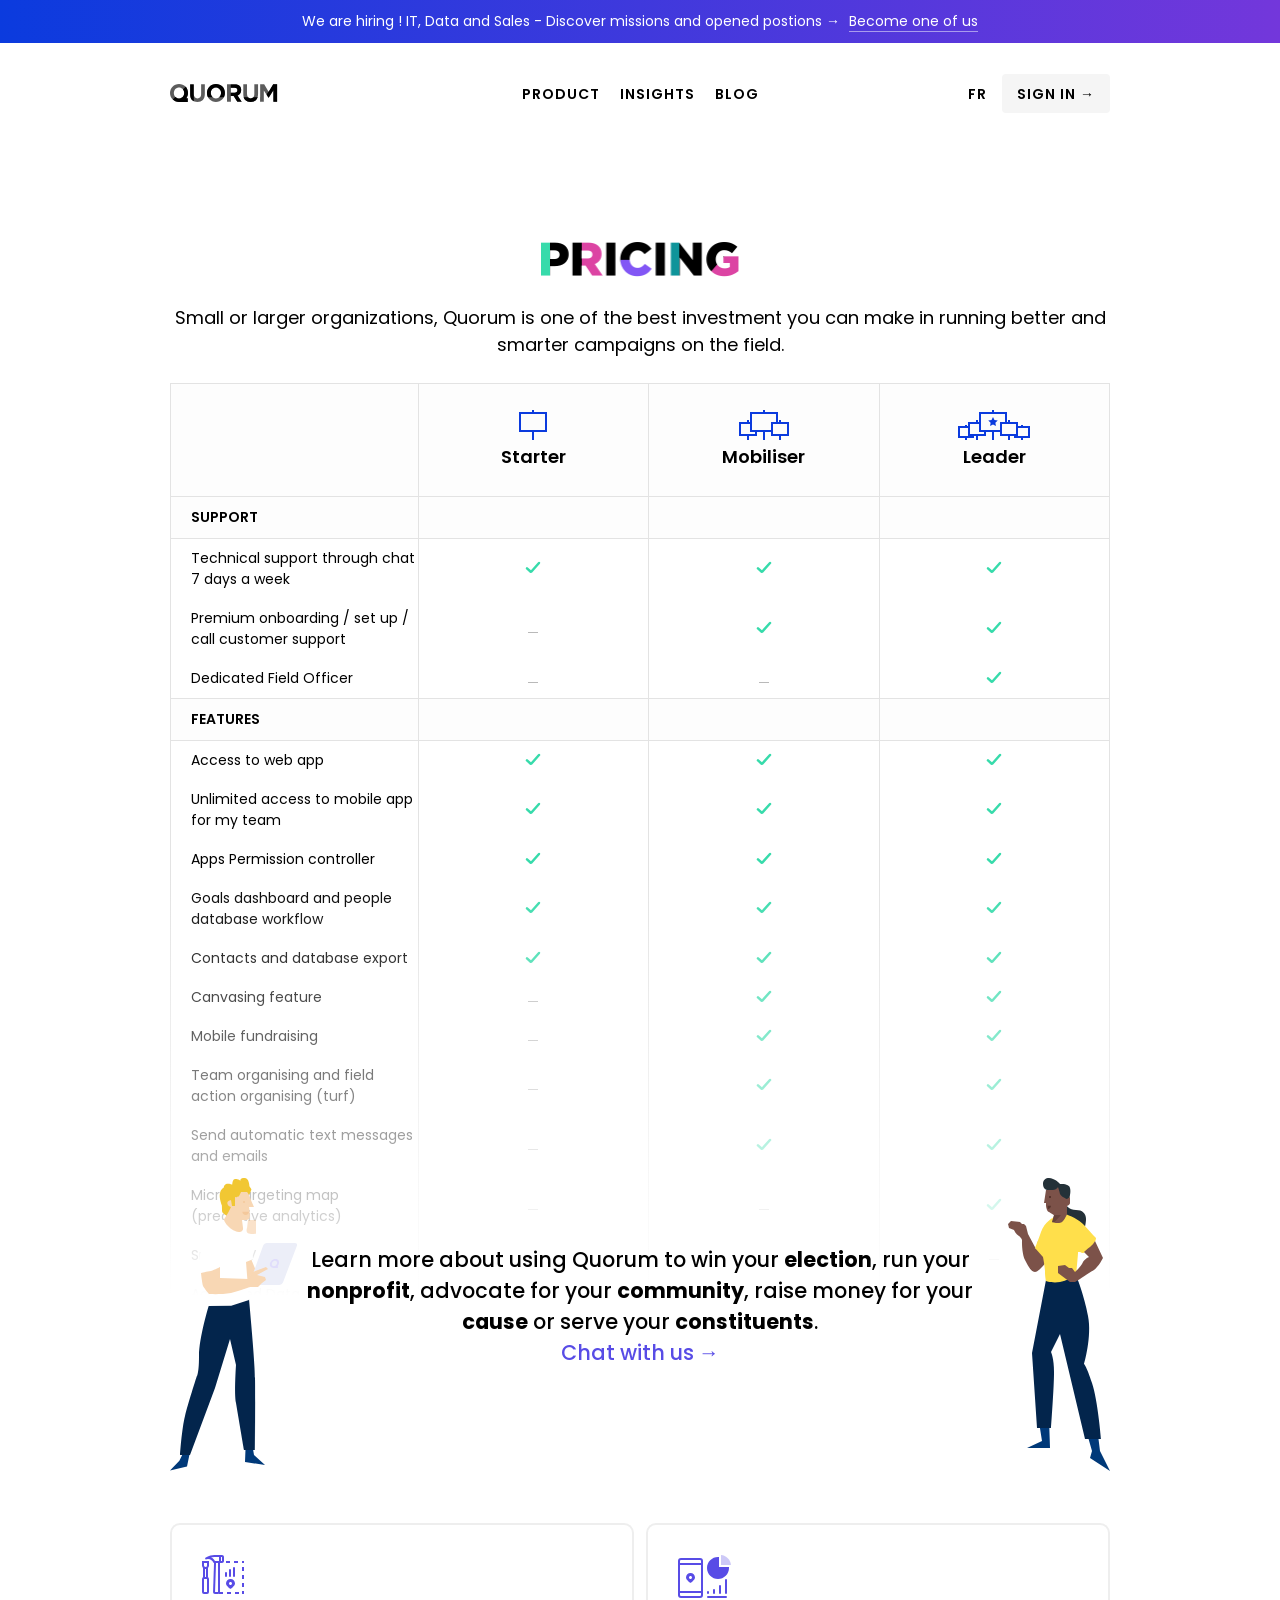
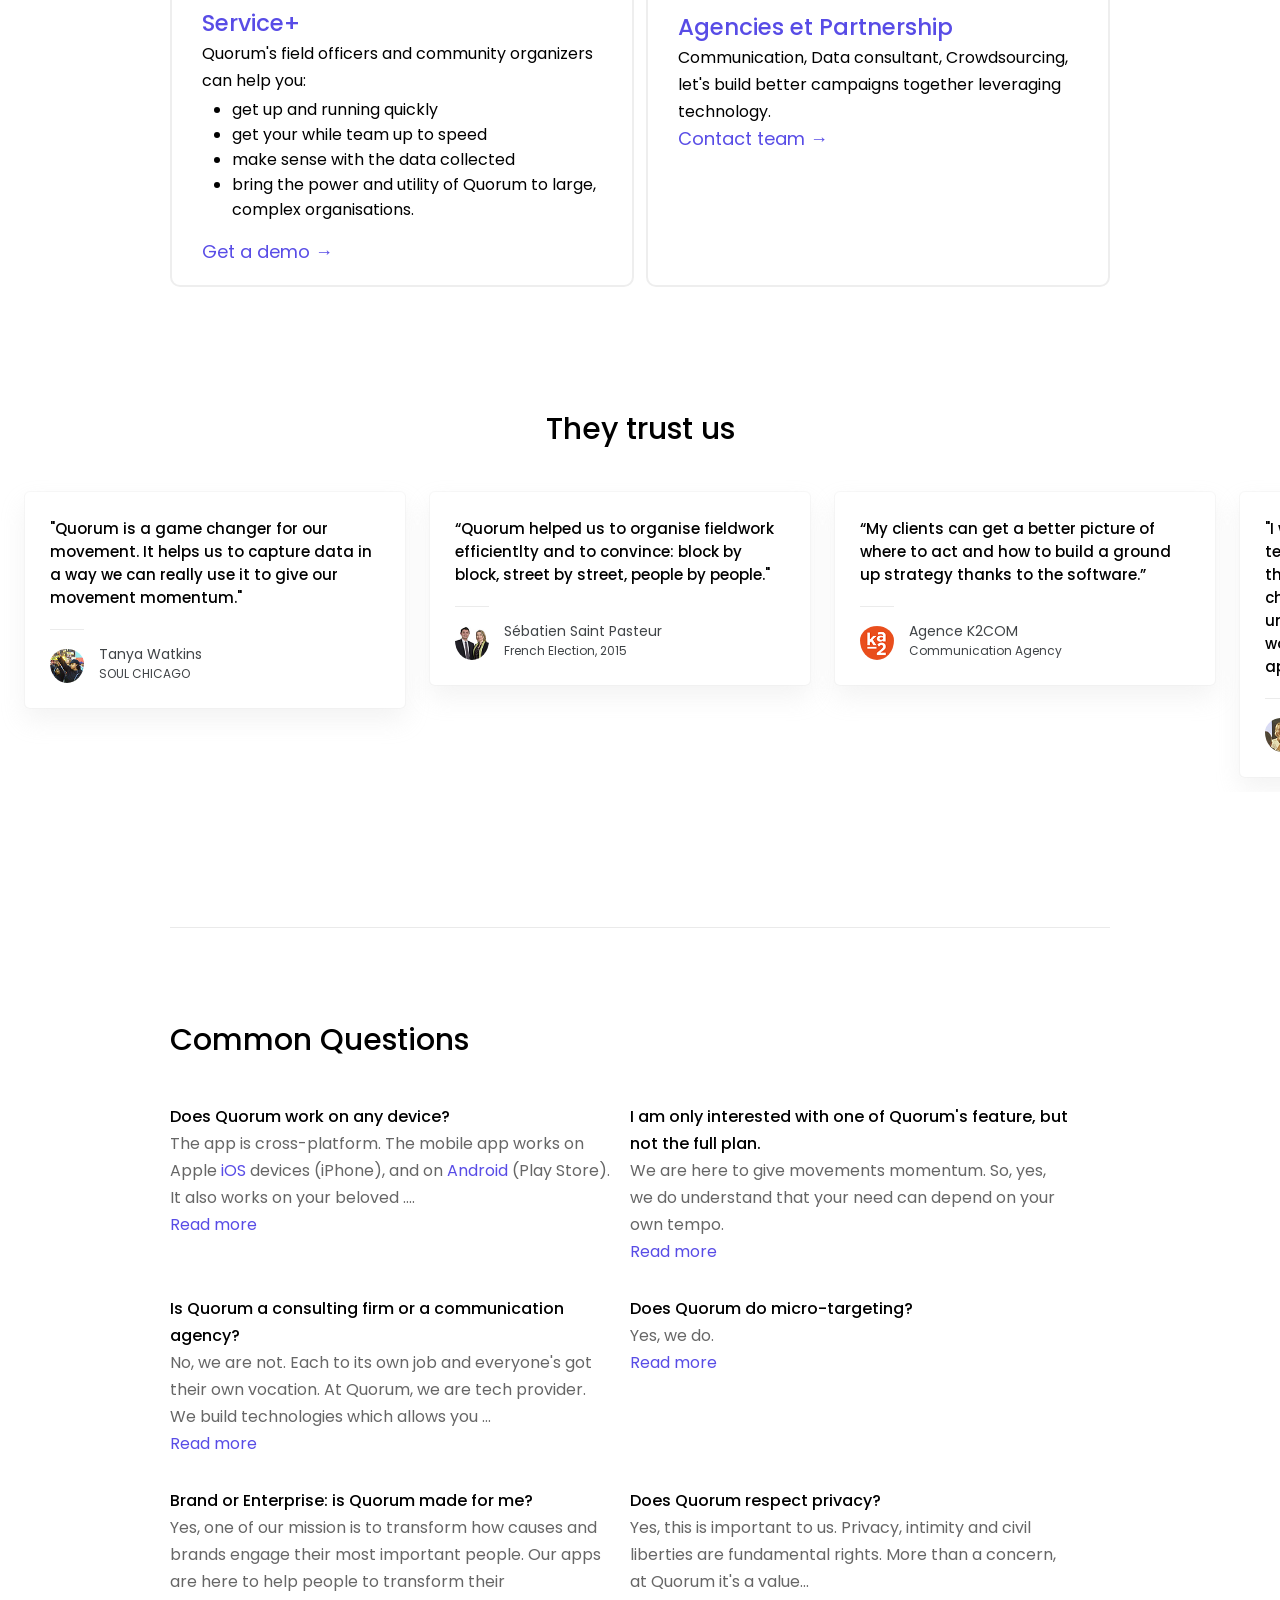
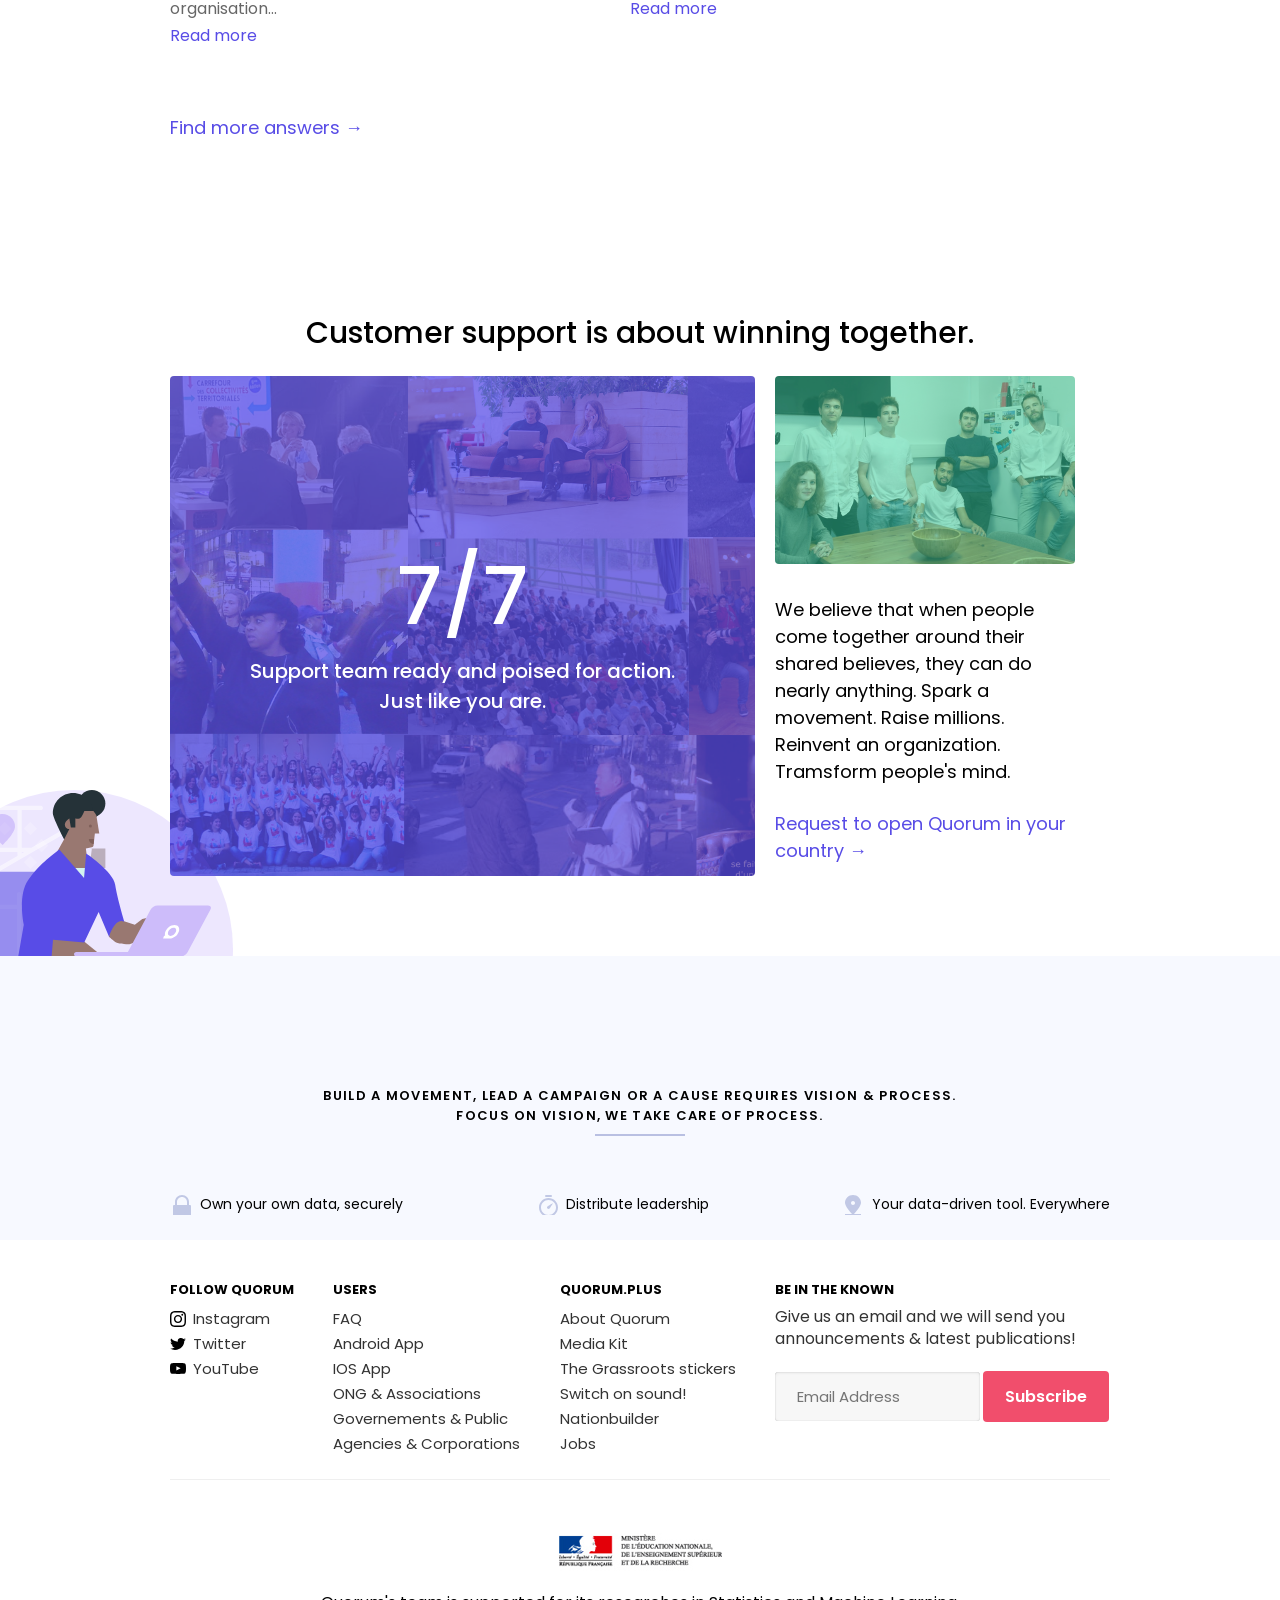
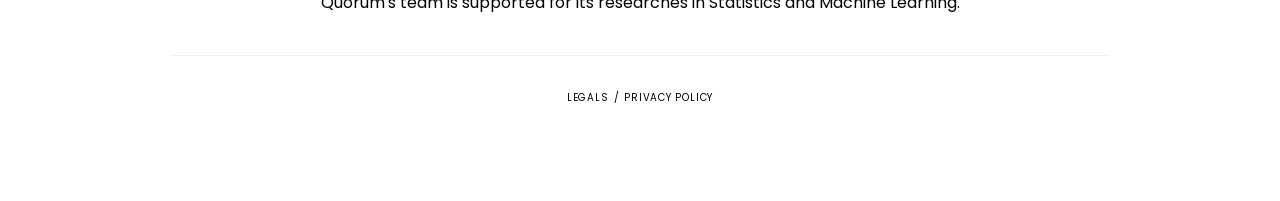
<file: en/insights/index.html>
<!DOCTYPE html><html lang="fr"><head><meta content="text/html; charset=utf-8" http-equiv="content-type" /><title>Quorum | Mobilise above expectations</title><meta content="Quorum accompagne et aide au pilotage les collectivités territoriales, ONG, candidats aux élections et leaders d'influence dans leurs campagnes." name="description" /><meta content="width=device-width, initial-scale=1.0, maximum-scale=1, user-scalable=0" name="viewport" /><link href="/stylesheets/all.css" rel="stylesheet" /><link href="https://fonts.googleapis.com/css?family=Montserrat|Poppins:300,400,500,600,700" rel="stylesheet" /></head><body><div class="cookie" id="cnil_message"><p>Hey! Our website use cookies - so that we can provide the most secure & effective experience possible for our users! Continue to use the site as normal if you're happy with this or find out more here <a href="/PrivacyPolicy_QUORUM.pdf" target="_blank">here</a>.
</p><img src="/images/icons/cookie-close.svg" onclick="closeCnilBanner();" alt="Cookie close" /></div><div class="banner"><a href="https://angel.co/quorum/jobs" target="_blank"><p>We are hiring ! IT, Data and Sales - Discover missions and opened postions → <a href="https://angel.co/quorum/jobs" class="link" target="_blank"> Become one of us</a></p></a></div><header class="header fixed-header"><div class="content" id="menu-toggle"><a href="../../en" class="logo"><?xml version="1.0" encoding="UTF-8"?>
<svg class="desktop" width="108px" height="18px" viewBox="0 0 108 18" version="1.1" xmlns="http://www.w3.org/2000/svg" xmlns:xlink="http://www.w3.org/1999/xlink">
    <style>

      #logo * {
        transition: .5s all;
      }

      svg:hover #logo-full {
        fill-opacity: 1;
      }

      svg:hover #q {
        fill: #37DBAB;
      }

      svg:hover #u-1 {
        fill: #8256F5;
      }

      svg:hover #o {
        fill: #B137DB;
      }

      svg:hover #r {
        fill: #3768DB;
      }

      svg:hover #u-2 {
        fill: #DC44A3;
      }

      svg:hover #m {
        fill: #37DBAB;
      }
    </style>
    <defs>
        <path d="M9.49817734,17.9232453 C9.32652215,17.9319484 9.1529471,17.9363 8.97745202,17.9363 C7.67075435,17.9363 6.46893317,17.7009504 5.37195242,17.230244 C4.27497167,16.7595376 3.32722677,16.1236807 2.52868931,15.3226541 C1.73015185,14.5216275 1.10907648,13.5802289 0.665444556,12.49843 C0.221812634,11.4166312 0,10.2563987 0,9.01769779 C0,7.72944906 0.225845591,6.56921657 0.677543548,5.48741775 C1.12924151,4.40561892 1.75434984,3.45596244 2.5528873,2.63841982 C3.35142476,1.8208772 4.30320261,1.17676237 5.4082494,0.706056008 C6.51329618,0.235349649 7.71915032,0 9.02584798,0 C10.3325456,0 11.5343668,0.235349649 12.6313476,0.706056008 C13.7283283,1.17676237 14.6760732,1.81261931 15.4746107,2.61364593 C16.2731481,3.41467254 16.8942235,4.35607113 17.3378554,5.43786996 C17.7814874,6.51966878 18.0033,7.67990127 18.0033,8.91860221 C18.0033,9.87653069 17.8742454,10.7518662 17.6161323,11.5941829 C17.3580191,12.4364995 16.9869871,13.2209983 16.503025,13.9477029 L16.1159454,14.3363 L17.7434,14.3363 L17.7434,18 L9.4312,18 L9.49817734,17.9232453 L9.49817734,17.9232453 Z M4.41116091,6.48985819 C4.04381043,7.24403918 3.8364,8.09975372 3.8364,9.00675 C3.8364,12.0440676 6.16234788,14.5063 9.03155,14.5063 C11.9007521,14.5063 14.2267,12.0440676 14.2267,9.00675 C14.2267,5.9694324 11.9007521,3.5072 9.03155,3.5072 C8.8313425,3.5072 8.63378009,3.51918857 8.43946845,3.54252456 C7.88974409,3.59399932 7.37943577,3.72617575 6.90853448,3.93905568 C6.28745278,4.21982754 5.75510502,4.60794752 5.31147524,5.10342727 C4.94549501,5.51218205 4.64539218,5.97432246 4.41116091,6.48985819 L4.41116091,6.48985819 Z M27.4162543,17.9116 C25.1416432,17.9116 23.3510188,17.267483 22.0443274,15.9792295 C20.7376359,14.6909761 20.0843,12.7668829 20.0843,10.2068921 L20.0843,0.2973 L23.8107718,0.2973 L23.8107718,10.1077962 C23.8107718,11.5281782 24.1334068,12.5975776 24.7786866,13.3160267 C25.4239663,14.0344757 26.3192785,14.3936948 27.46465,14.3936948 C28.6100215,14.3936948 29.5053337,14.0468625 30.1506134,13.3531876 C30.7958932,12.6595127 31.1185282,11.6190159 31.1185282,10.2316661 L31.1185282,0.2973 L34.845,0.2973 L34.845,10.0830222 C34.845,11.4043078 34.6715837,12.5521574 34.3247458,13.5266055 C33.977908,14.5010536 33.4818566,15.3144578 32.8365769,15.9668425 C32.1912972,16.6192273 31.4089072,17.106444 30.4893836,17.4285074 C29.56986,17.7505707 28.5454938,17.9116 27.4162543,17.9116 Z M45.9518479,14.4184 C46.6939195,14.4184 47.3795189,14.2780162 48.0086666,13.9972443 C48.6378143,13.7164725 49.174195,13.3283525 49.6178248,12.8328727 C50.0614545,12.337393 50.4082872,11.7634709 50.6583331,11.1110892 C50.9083789,10.4587075 51.0334,9.76091735 51.0334,9.01769773 L51.0334,8.96815 C51.0334,8.22493037 50.9083789,7.52301126 50.6583331,6.86237159 C50.4082872,6.20173192 50.0533887,5.62368089 49.5936269,5.12820114 C49.1338651,4.63272139 48.5894185,4.24047247 47.9602709,3.95144261 C47.3311232,3.66241276 46.6455238,3.5179 45.9034521,3.5179 C45.1452485,3.5179 44.4556162,3.65828382 43.8345345,3.93905568 C43.2134528,4.21982754 42.681105,4.60794752 42.2374752,5.10342727 C41.7938455,5.59890702 41.4470128,6.17282912 41.1969669,6.8252108 C40.9469211,7.47759247 40.8219,8.17538265 40.8219,8.91860227 L40.8219,8.96815 C40.8219,9.71136963 40.9469211,10.4132887 41.1969669,11.0739284 C41.4470128,11.7345681 41.8019113,12.3126191 42.2616731,12.8080989 C42.7214349,13.3035786 43.2618485,13.6958275 43.8829302,13.9848574 C44.5040119,14.2738872 45.1936442,14.4184 45.9518479,14.4184 Z M42.2979524,17.230244 C41.2009717,16.7595376 40.2532268,16.1236807 39.4546893,15.3226541 C38.6561519,14.5216275 38.0350765,13.5802289 37.5914446,12.49843 C37.1478126,11.4166312 36.926,10.2563987 36.926,9.01769779 C36.926,7.72944906 37.1518456,6.56921657 37.6035435,5.48741775 C38.0552415,4.40561892 38.6803498,3.45596244 39.4788873,2.63841982 C40.2774248,1.8208772 41.2292026,1.17676237 42.3342494,0.706056008 C43.4392962,0.235349649 44.6451503,0 45.951848,0 C47.2585456,0 48.4603668,0.235349649 49.5573476,0.706056008 C50.6543283,1.17676237 51.6020732,1.81261931 52.4006107,2.61364593 C53.1991481,3.41467254 53.8202235,4.35607113 54.2638554,5.43786996 C54.7074874,6.51966878 54.9293,7.67990127 54.9293,8.91860221 C54.9293,10.2068509 54.7034544,11.3670834 54.2517565,12.4488823 C53.8000585,13.5306811 53.1749502,14.4803376 52.3764127,15.2978802 C51.5778752,16.1154228 50.6260974,16.7595376 49.5210506,17.230244 C48.4160038,17.7009504 47.2101497,17.9363 45.903452,17.9363 C44.5967544,17.9363 43.3949332,17.7009504 42.2979524,17.230244 Z M64.5358584,8.7205 C65.4553798,8.7205 66.1611422,8.49753507 66.6531668,8.05159851 C67.1451914,7.60566195 67.3912,7.01108879 67.3912,6.26786119 L67.3912,6.21831294 C67.3912,5.39250449 67.1330926,4.77315745 66.6168701,4.36025323 C66.1006475,3.94734901 65.3827863,3.7409 64.463265,3.7409 L60.761,3.7409 L60.761,8.7205 L64.5358584,8.7205 Z M57.0345,0.2973 L64.7778124,0.2973 C66.9233659,0.2973 68.5688034,0.883612137 69.714174,2.056254 C70.6820929,3.04721895 71.1660451,4.36848574 71.1660451,6.020094 L71.1660451,6.069642 C71.1660451,7.47350902 70.8313115,8.61723058 70.1618343,9.500841 C69.4923571,10.3844514 68.6172102,11.0326979 67.5363674,11.4456 L71.6742,17.6391 L67.3185868,17.6391 L63.6889091,12.089724 L60.7609691,12.089724 L60.7609691,17.6391 L57.0345,17.6391 L57.0345,0.2973 Z M80.6274543,17.9116 C78.3528432,17.9116 76.5622188,17.267483 75.2555274,15.9792295 C73.9488359,14.6909761 73.2955,12.7668829 73.2955,10.2068921 L73.2955,0.2973 L77.0219718,0.2973 L77.0219718,10.1077962 C77.0219718,11.5281782 77.3446068,12.5975776 77.9898866,13.3160267 C78.6351663,14.0344757 79.5304785,14.3936948 80.67585,14.3936948 C81.8212215,14.3936948 82.7165337,14.0468625 83.3618134,13.3531876 C84.0070932,12.6595127 84.3297282,11.6190159 84.3297282,10.2316661 L84.3297282,0.2973 L88.0562,0.2973 L88.0562,10.0830222 C88.0562,11.4043078 87.8827837,12.5521574 87.5359458,13.5266055 C87.189108,14.5010536 86.6930566,15.3144578 86.0477769,15.9668425 C85.4024972,16.6192273 84.6201072,17.106444 83.7005836,17.4285074 C82.78106,17.7505707 81.7566938,17.9116 80.6274543,17.9116 Z M90.1615,0.2973 L94.1783443,0.2973 L98.63075,7.630404 L103.083156,0.2973 L107.1,0.2973 L107.1,17.6391 L103.397728,17.6391 L103.397728,6.317382 L98.63075,13.724808 L98.5339586,13.724808 L93.8153764,6.391704 L93.8153764,17.6391 L90.1615,17.6391 L90.1615,0.2973 Z" id="path-1"></path>
    </defs>
    <g id="website" stroke="none" stroke-width="1" fill="none" fill-rule="evenodd">
        <g id="home-red" transform="translate(-250.000000, -28.000000)">
            <g id="header" transform="translate(250.000000, 16.000000)">
                <g id="logo" transform="translate(0.000000, 12.000000)">
                    <mask id="mask-2" fill="white">
                        <use xlink:href="#path-1"></use>
                    </mask>
                    <use id="logo-full" fill-opacity="0.640000045" fill="#000000" xlink:href="#path-1"></use>
                    <polygon id="q" fill="#000000" mask="url(#mask-2)" points="19.9814 -1.5487 19.9814 23.2427 -5.1152 23.2427"></polygon>
                    <path id="m" d="M108.0591,-0.1593 L103.260137,-0.018766084 L94.1521,14.4955666 C94.1521,14.4955666 99.1234734,17.9167884 101.44931,18.353063 C103.652573,18.7663458 108.0591,17.9999912 108.0591,17.9999912 L108.0591,-0.1593 Z" id="Rectangle-1" fill="#000000" mask="url(#mask-2)"></path>
                    <rect id="o" fill="#000000" mask="url(#mask-2)" x="36.7657" y="-0.1593" width="18.3828" height="13.3805"></rect>
                    <rect id="u-2" fill="#000000" mask="url(#mask-2)" x="71.773" y="13.2212" width="18.3828" height="4.9381"></rect>
                    <rect id="u-1" fill="#000000" mask="url(#mask-2)" x="20.1412" y="0.3186" width="3.6766" height="17.5221"></rect>
                    <rect id="r" fill="#000000" mask="url(#mask-2)" x="60.7433" y="0.3186" width="11.6691" height="17.5221"></rect>
                </g>
            </g>
        </g>
    </g>
</svg>
</a><nav><a href="javascript:void(0);" onclick="myMenu()" class="menu-open">Menu</a><div class="menu-items"><ul><li class="products"><a href="../../en#mobile-app">Product</a></li><li class="prices"><a href="../../en/insights">Insights</a></li><li class="news"><a href="https://medium.com/quorum-blog">Blog</a></li><li class="contact"><a href="mailto:contact@quorum.co">GET IN TOUCH</a></li></ul><div class="links"><a href="../../">FR</a><a href="https://cloud.quorumapps.com/" target="_blank">Sign in →</a></div></div></nav></div></header><div class="wrapper pricing-intro"><img src="/images/en-pricing-title.png" class="en-pricing-title" alt="En pricing title" /><p>Small or larger organizations, Quorum is one of the best investment you can make in running better and smarter campaigns on the field.
</p></div><div class="wrapper pricing"><table><tr class="header"><th class="empty">empty</th><th><img src="/images/starter.svg" alt="Starter" />Starter</th><th class="mobile-invisible"><img src="/images/mobiliser.svg" alt="Mobiliser" />Mobiliser</th><th class="mobile-invisible"><img src="/images/leader.svg" alt="Leader" />Leader</th></tr><tr class="subheader"><th>Support</th><th class="empty">empty</th><th class="empty mobile-invisible">empty</th><th class="empty mobile-invisible">empty</th></tr><tr><td>Technical support through chat 7 days a week</td><td><img src="/images/icons/green-check.svg" alt="Green check" /></td><td class="mobile-invisible"><img src="/images/icons/green-check.svg" alt="Green check" /></td><td class="mobile-invisible"><img src="/images/icons/green-check.svg" alt="Green check" /></td></tr><tr><td>Premium onboarding / set up / call customer support</td><td><img src="/images/icons/nope.svg" alt="Nope" /></td><td class="mobile-invisible"><img src="/images/icons/green-check.svg" alt="Green check" /></td><td class="mobile-invisible"><img src="/images/icons/green-check.svg" alt="Green check" /></td></tr><tr><td>Dedicated Field Officer</td><td><img src="/images/icons/nope.svg" alt="Nope" /></td><td class="mobile-invisible"><img src="/images/icons/nope.svg" alt="Nope" /></td><td class="mobile-invisible"><img src="/images/icons/green-check.svg" alt="Green check" /></td></tr><tr class="subheader"><th>Features</th><th class="empty">empty</th><th class="empty mobile-invisible">empty</th><th class="empty mobile-invisible">empty</th></tr><tr><td>Access to web app</td><td><img src="/images/icons/green-check.svg" alt="Green check" /></td><td class="mobile-invisible"><img src="/images/icons/green-check.svg" alt="Green check" /></td><td class="mobile-invisible"><img src="/images/icons/green-check.svg" alt="Green check" /></td></tr><tr><td>Unlimited access to mobile app for my team</td><td><img src="/images/icons/green-check.svg" alt="Green check" /></td><td class="mobile-invisible"><img src="/images/icons/green-check.svg" alt="Green check" /></td><td class="mobile-invisible"><img src="/images/icons/green-check.svg" alt="Green check" /></td></tr><tr><td>Apps Permission controller</td><td><img src="/images/icons/green-check.svg" alt="Green check" /></td><td class="mobile-invisible"><img src="/images/icons/green-check.svg" alt="Green check" /></td><td class="mobile-invisible"><img src="/images/icons/green-check.svg" alt="Green check" /></td></tr><tr><td>Goals dashboard and people database workflow</td><td><img src="/images/icons/green-check.svg" alt="Green check" /></td><td class="mobile-invisible"><img src="/images/icons/green-check.svg" alt="Green check" /></td><td class="mobile-invisible"><img src="/images/icons/green-check.svg" alt="Green check" /></td></tr><tr><td>Contacts and database export</td><td><img src="/images/icons/green-check.svg" alt="Green check" /></td><td class="mobile-invisible"><img src="/images/icons/green-check.svg" alt="Green check" /></td><td class="mobile-invisible"><img src="/images/icons/green-check.svg" alt="Green check" /></td></tr><tr><td>Canvasing feature</td><td><img src="/images/icons/nope.svg" alt="Nope" /></td><td class="mobile-invisible"><img src="/images/icons/green-check.svg" alt="Green check" /></td><td class="mobile-invisible"><img src="/images/icons/green-check.svg" alt="Green check" /></td></tr><tr><td>Mobile fundraising</td><td><img src="/images/icons/nope.svg" alt="Nope" /></td><td class="mobile-invisible"><img src="/images/icons/green-check.svg" alt="Green check" /></td><td class="mobile-invisible"><img src="/images/icons/green-check.svg" alt="Green check" /></td></tr><tr><td>Team organising and field action organising (turf)</td><td><img src="/images/icons/nope.svg" alt="Nope" /></td><td class="mobile-invisible"><img src="/images/icons/green-check.svg" alt="Green check" /></td><td class="mobile-invisible"><img src="/images/icons/green-check.svg" alt="Green check" /></td></tr><tr><td>Send automatic text messages and emails</td><td><img src="/images/icons/nope.svg" alt="Nope" /></td><td class="mobile-invisible"><img src="/images/icons/green-check.svg" alt="Green check" /></td><td class="mobile-invisible"><img src="/images/icons/green-check.svg" alt="Green check" /></td></tr><tr><td>Micro-targeting map (predictive analytics)</td><td><img src="/images/icons/nope.svg" alt="Nope" /></td><td class="mobile-invisible"><img src="/images/icons/nope.svg" alt="Nope" /></td><td class="mobile-invisible"><img src="/images/icons/green-check.svg" alt="Green check" /></td></tr><tr><td>Smart TV app</td><td><img src="/images/icons/nope.svg" alt="Nope" /></td><td class="mobile-invisible"><img src="/images/icons/nope.svg" alt="Nope" /></td><td class="mobile-invisible"><img src="/images/icons/nope.svg" alt="Nope" /></td></tr><tr><td>Advanced Data Analysis</td><td><img src="/images/icons/nope.svg" alt="Nope" /></td><td class="mobile-invisible"><img src="/images/icons/nope.svg" alt="Nope" /></td><td class="mobile-invisible"><img src="/images/icons/nope.svg" alt="Nope" /></td></tr><tr><td>Install third party app</td><td><img src="/images/icons/green-check.svg" alt="Green check" /></td><td class="mobile-invisible"><img src="/images/icons/green-check.svg" alt="Green check" /></td><td class="mobile-invisible"><img src="/images/icons/green-check.svg" alt="Green check" /></td></tr><tr><td>and more!</td><td><img src="/images/icons/green-check.svg" alt="Green check" /></td><td class="mobile-invisible"><img src="/images/icons/green-check.svg" alt="Green check" /></td><td class="mobile-invisible"><img src="/images/icons/green-check.svg" alt="Green check" /></td></tr></table><div class="overlay-contact"><img src="/images/man-contact.svg" class="man" alt="Man contact" /><img src="/images/woman-contact.svg" class="woman" alt="Woman contact" /><div class="contact-info"><h2>Learn more about using Quorum to win your <strong>election</strong>, run your <strong>nonprofit</strong>, advocate for your <strong>community</strong>, raise money for your <strong>cause</strong> or serve your <strong>constituents</strong>.</h2><a href="mailto:pmsh755t@incoming.intercom-mail.com" class="intercom_link">Chat with us →</a></div></div></div><div class="wrapper services"><div class="service"><img src="/images/icons/service.svg" alt="Service" /><h3>Service+</h3><p>Quorum's field officers and community organizers can help you: <ul><li>get up and running quickly</li><li>get your while team up to speed</li><li>make sense with the data collected</li><li>bring the power and utility of Quorum to large, complex organisations.</li></ul>
</p><a href="http://eepurl.com/cDg1qv" class="blue-link" target="_blank">Get a demo →</a></div><div class="service"><img src="/images/icons/agencies-and-partners.svg" alt="Agencies and partners" /><h3>Agencies et Partnership</h3><p>Communication, Data consultant, Crowdsourcing, let's build better campaigns together leveraging technology.
</p><a href="mailto:sales@quorum.co" class="blue-link">Contact team →</a></div></div><div class="testimonials"><h2>They trust us</h2><div data-fluffy-container=""><div data-fluffy-content=""><div class="list"><div class="testimonial"><p>"Quorum is a game changer for our movement. It helps us to capture data in a way we can really use it to give our movement momentum."
</p><div class="bottom"><img src="/images/testimonials/border.svg" class="border" alt="Border" /><img src="/images/testimonials/watkins.png" class="avatar" alt="Watkins" /><span class="name">Tanya Watkins</span><span class="about">SOUL CHICAGO</span></div></div><div class="testimonial"><p>“Quorum helped us to organise fieldwork efficientlty and to convince: block by block, street by street, people by people."
</p><div class="bottom"><img src="/images/testimonials/border.svg" class="border" alt="Border" /><img src="/images/testimonials/pasteur.png" class="avatar" alt="Pasteur" /><span class="name">Sébatien Saint Pasteur</span><span class="about">French Election, 2015</span></div></div><div class="testimonial"><p>“My clients can get a better picture of where to act and how to build a ground up strategy thanks to the software.”
</p><div class="bottom"><img src="/images/testimonials/border.svg" class="border" alt="Border" /><img src="/images/testimonials/k2com.png" class="avatar" alt="K2com" /><span class="name">Agence K2COM</span><span class="about">Communication Agency</span></div></div><div class="testimonial"><p>"I was reluctant. The use of new technology in politics is not a common thing. But my team adopted it. They changed their skillsets as soon as they understood how faster and stronger would be the campaign using those apps."
</p><div class="bottom"><img src="/images/testimonials/border.svg" class="border" alt="Border" /><img src="/images/testimonials/meunier.png" class="avatar" alt="Meunier" /><span class="name">Frédérique Meunier</span><span class="about">Political Leader</span></div></div><div class="testimonial"><p>"Crowndsourcing campaigns used to be hard work. Especially when you have to analyze 11,000 surveys! With Quorum it takes us just a few minutes comparing hours of manual analysis."
</p><div class="bottom"><img src="/images/testimonials/border.svg" class="border" alt="Border" /><img src="/images/testimonials/voix-publique.png" class="avatar" alt="Voix publique" /><span class="name">Voix publique</span><span class="about">Crowdsourcing Campaign, France & Switzerland</span></div></div></div></div></div></div><div class="wrapper faq"><h2>Common Questions</h2><div class="questions"><div class="question"><h3>Does Quorum work on any device?</h3><p>The app is cross-platform. The mobile app works on Apple <a href="https://itunes.apple.com/fr/app/quorum-campaignapp-mobilisation-election/id1186778175" target="_blank">iOS</a> devices (iPhone), and on <a href="https://play.google.com/store/apps/details?id=com.quorumapps.quorum128598&hl=fr" target="_blank">Android</a> (Play Store). It also works on your beloved ....
</p><a href="../../en/faq#applications">Read more</a></div><div class="question"><h3>I am only interested with one of Quorum's feature, but not the full plan.</h3><p>We are here to give movements momentum. So, yes, we do understand that your need can depend on your own tempo.
</p><a href="../../en/faq#support">Read more</a></div><div class="question"><h3>Is Quorum a consulting firm or a communication agency?</h3><p>No, we are not. Each to its own job and everyone's got their own vocation. At Quorum, we are tech provider. We build technologies which allows you ...
</p><a href="../../en/faq#agency">Read more</a></div><div class="question"><h3>Does Quorum do micro-targeting?</h3><p>Yes, we do.</p><a href="../../en/faq#target">Read more</a></div><div class="question"><h3>Brand or Enterprise: is Quorum made for me?</h3><p>Yes, one of our mission is to transform how causes and brands engage their most important people. Our apps are here to help people to transform their organisation...
</p><a href="../../en/faq#compagny-or-brand">Read more</a></div><div class="question"><h3>Does Quorum respect privacy?</h3><p>Yes, this is important to us. Privacy, intimity and civil liberties are fundamental rights. More than a concern, at Quorum it's a value...
</p><a href="../../en/faq#length">Read more</a></div></div><a href="../../en/faq">Find more answers →</a></div><div class="wrapper team"><h2>Customer support is about winning together.</h2><div class="content"><div class="mobilised"><h3><span>7/7</span>  Support team ready and poised for action.<br> Just like you are.</h3></div><div class="teammembers"><img src="/images/team-picture.png" alt="Team picture" /><p>We believe that when people come together around their shared believes, they can do nearly anything. Spark a movement. Raise millions. Reinvent an organization. Tramsform people's mind.</p><a href="mailto:pmsh755t@incoming.intercom-mail.com" class="intercom_link insight">Request to open Quorum in your country →</a></div></div><img src="/images/team-illustration.svg" class="illustration" alt="Team illustration" /></div><div class="light-blue"><div class="wrapper actions"><h2>Build a movement, lead a campaign or a cause requires vision & process.<br> Focus on vision, we take care of process.</h2><hr /><div class="items"><img src="/images/icons/secure.svg" class="icon" alt="Secure" /><p class="secure">Own your own data, securely</p><img src="/images/icons/organization.svg" class="icon" alt="Organization" /><p class="organization">Distribute leadership</p><img src="/images/icons/field.svg" class="icon" alt="Field" /><p class="field">Your data-driven tool. Everywhere</p></div></div></div><footer><div class="footer-item"><div class="footer-connect"><h3>FOLLOW QUORUM</h3><ul><li class="instagram"><a href="https://www.instagram.com/quorumteam/" target="_blank">Instagram</a></li><li class="twitter"><a href="https://twitter.com/quorumhq" target="_blank">Twitter</a></li><li class="youtube"><a href="https://www.youtube.com/channel/UCH4AkGS1qyqyJ_7Ma2LhtGg?view_as=subscriber" target="_blank">YouTube</a></li></ul></div></div><div class="footer-item"><div class="footer-quorum"><h3>USERS</h3><ul><li><a href="../../en/faq">FAQ</a></li><li><a href="https://play.google.com/store/apps/details?id=com.quorumapps.quorum128598&amp;hl=fr" target="_blank">Android App</a></li><li><a href="https://itunes.apple.com/fr/app/quorum-campaignapp-mobilisation-election/id1186778175">IOS App</a></li><li><a href="https://cloud.quorumapps.com/login" target="_blank">ONG & Associations</a></li><li><a href="http://eepurl.com/cDg1qv" target="_blank">Governements & Public</a></li><li><a href="http://eepurl.com/cDg1qv" target="_blank">Agencies & Corporations</a></li></ul></div></div><div class="footer-item"><div class="footer-plus"><h3>Quorum.PLUS</h3><ul><li><a href="../about-us" target="_blank">About Quorum</a></li><li><a href="https://projects.invisionapp.com/boards/4J39WY0A2XCZY/" target="_blank">Media Kit</a></li><li><a href="https://itunes.apple.com/fr/app/the-grassroots-stickers/id1241335025?l=en&amp;mt=8" target="_blank">The Grassroots stickers</a></li><li><a href="https://play.spotify.com/user/flowbarre/playlist/1OKCFdw80QNjE4po8pb7JU?play=true&amp;utm_source=open&amp;utm_medium=signup-test&amp;utm_campaign=link" target="_blank">Switch on sound!</a></li><li><a href="../nationbuilder" target="_blank">Nationbuilder</a></li><li><a href="https://angel.co/quorum/jobs" target="_blank">Jobs</a></li></ul></div></div><div class="footer-item"><div class="footer-news"><h3>Be in the known</h3><p>Give us an email and we will send you announcements & latest publications!
</p><!--Begin MailChimp Signup Form--><div id="mc_embed_signup"><form action="//quorum.us12.list-manage.com/subscribe/post?u=8d7c7595072992d8808c7993d&amp;id=e648f190bc" class="validate" id="mc-embedded-subscribe-form" method="post" name="mc-embedded-subscribe-form" novalidate="" target="_blank"><div id="mc_embed_signup_scroll"><input class="required email" id="mce-EMAIL" name="EMAIL" placeholder="Email Address" type="email" value="" /><div aria-hidden="true" style="position: absolute; left: -5000px;"><input name="b_8d7c7595072992d8808c7993d_e648f190bc" tabindex="-1" type="text" value="" /></div><div class="clear"><input class="button" id="mc-embedded-subscribe" name="subscribe" type="submit" value="Subscribe" /></div></div></form></div><!--End mc_embed_signup--></div></div></footer><div class="wrapper cir"><img src="/images/cir.png" alt="Cir" /><p>Quorum's team is supported for its researches in Statistics and Machine Learning.
</p></div><div class="legal"><a href="mailto:legal@quorum.co">Legals</a><span>/</span><a href="../PrivacyPolicy_QUORUM.pdf" target="_blank">Privacy Policy</a></div><script src="/javascripts/all.js"></script><script src="/javascripts/cookie.js"></script><script src="/javascripts/fluffy.js"></script><script src="/javascripts/smooth-scroll.js"></script><script src="/javascripts/intercom.js"></script><script src="/javascripts/analytics.js"></script></body></html>
</file>
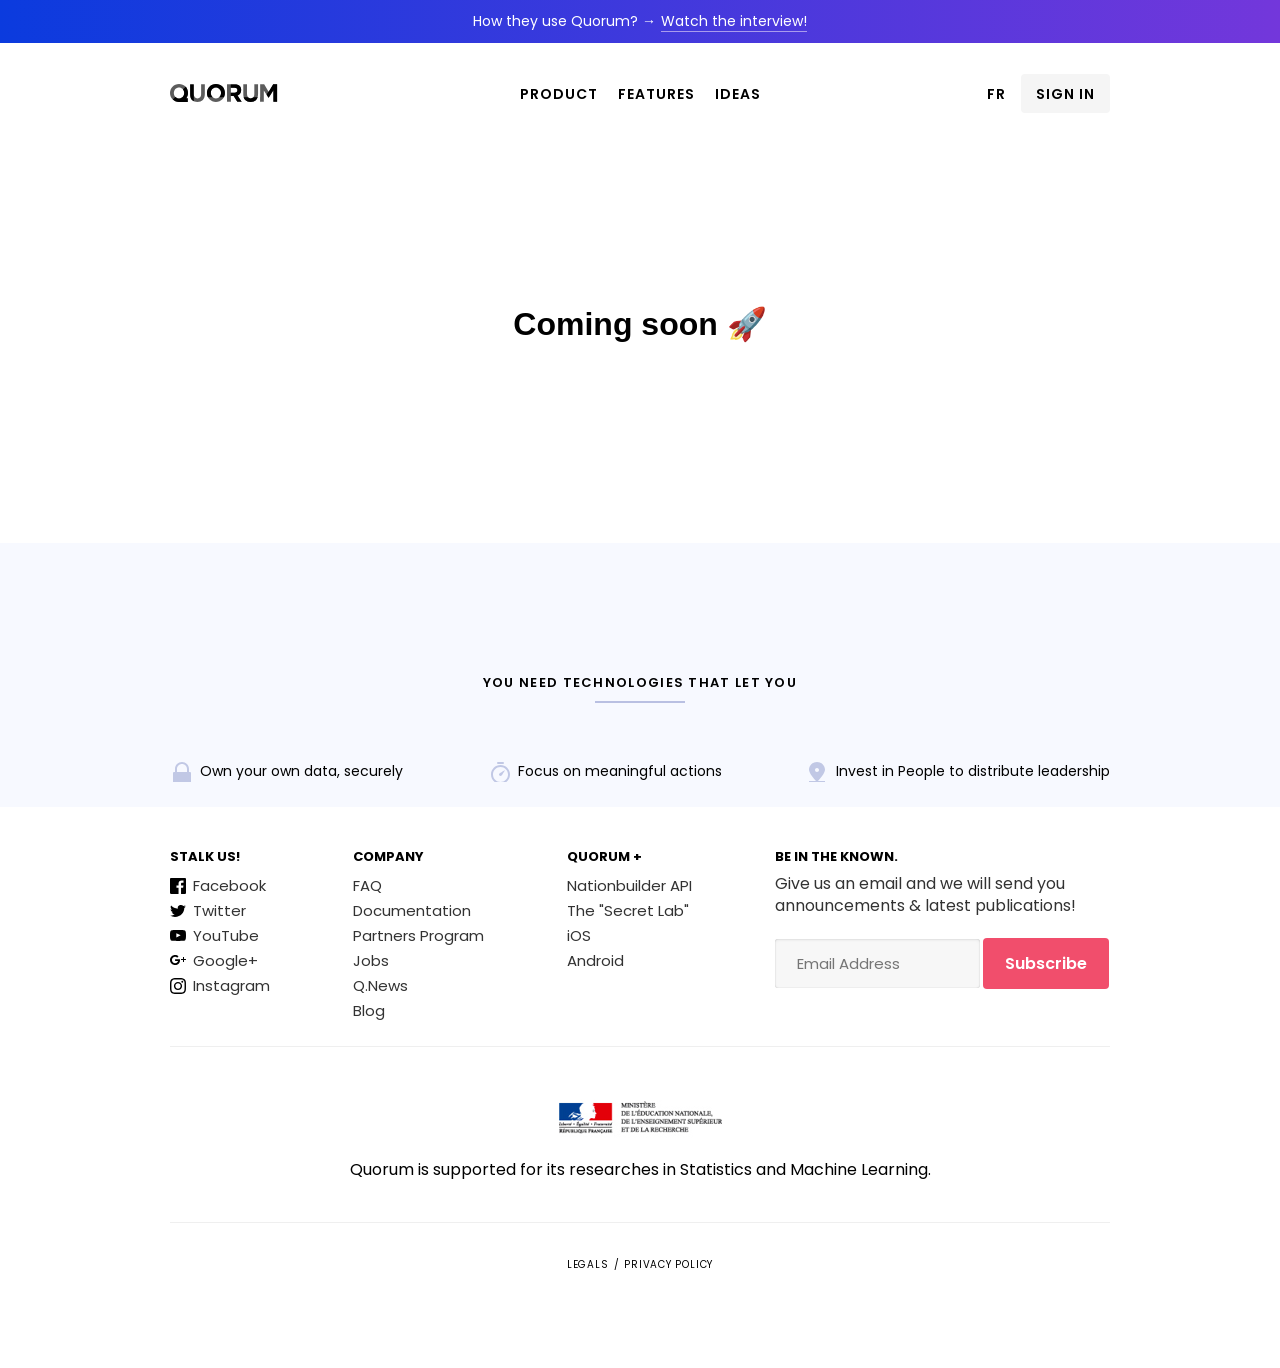
<file: en/nationbuilder/index.html>
<!DOCTYPE html><html lang="fr"><head><meta content="text/html; charset=utf-8" http-equiv="content-type" /><title>Quorum | Mobilisation technology</title><meta content="Quorum accompagne et aide au pilotage les collectivités territoriales, ONG, candidats aux élections et leaders d'influence dans leurs campagnes." name="description" /><meta content="width=device-width, initial-scale=1.0, maximum-scale=1, user-scalable=0" name="viewport" /><link href="/stylesheets/all.css" rel="stylesheet" /><link href="https://fonts.googleapis.com/css?family=Montserrat|Poppins:300,400,500,600,700" rel="stylesheet" /></head><body><div class="cookie" id="cnil_message"><p>Hey ! We use cookies. If you'd like to know how and why we use them, click <a href="/PrivacyPolicy_QUORUM.pdf" target="_blank">here</a>! By using our service, you authorize us to use cookies.
</p><img src="/images/icons/cookie-close.svg" onclick="closeCnilBanner();" alt="Cookie close" /></div><div class="banner"><a href="https://www.youtube.com/watch?v=xMIdGlV7c1I&amp;t=10s" target="_blank"><p>How they use Quorum? →<a href="https://www.youtube.com/watch?v=xMIdGlV7c1I&t=6s" class="link" target="_blank">Watch the interview!</a></p></a></div><header class="header fixed-header"><div class="content" id="menu-toggle"><a href="../../en" class="logo"><?xml version="1.0" encoding="UTF-8"?>
<svg class="desktop" width="108px" height="18px" viewBox="0 0 108 18" version="1.1" xmlns="http://www.w3.org/2000/svg" xmlns:xlink="http://www.w3.org/1999/xlink">
    <style>

      #logo * {
        transition: .5s all;
      }

      svg:hover #logo-full {
        fill-opacity: 1;
      }

      svg:hover #q {
        fill: #37DBAB;
      }

      svg:hover #u-1 {
        fill: #8256F5;
      }

      svg:hover #o {
        fill: #B137DB;
      }

      svg:hover #r {
        fill: #3768DB;
      }

      svg:hover #u-2 {
        fill: #DC44A3;
      }

      svg:hover #m {
        fill: #37DBAB;
      }
    </style>
    <defs>
        <path d="M9.49817734,17.9232453 C9.32652215,17.9319484 9.1529471,17.9363 8.97745202,17.9363 C7.67075435,17.9363 6.46893317,17.7009504 5.37195242,17.230244 C4.27497167,16.7595376 3.32722677,16.1236807 2.52868931,15.3226541 C1.73015185,14.5216275 1.10907648,13.5802289 0.665444556,12.49843 C0.221812634,11.4166312 0,10.2563987 0,9.01769779 C0,7.72944906 0.225845591,6.56921657 0.677543548,5.48741775 C1.12924151,4.40561892 1.75434984,3.45596244 2.5528873,2.63841982 C3.35142476,1.8208772 4.30320261,1.17676237 5.4082494,0.706056008 C6.51329618,0.235349649 7.71915032,0 9.02584798,0 C10.3325456,0 11.5343668,0.235349649 12.6313476,0.706056008 C13.7283283,1.17676237 14.6760732,1.81261931 15.4746107,2.61364593 C16.2731481,3.41467254 16.8942235,4.35607113 17.3378554,5.43786996 C17.7814874,6.51966878 18.0033,7.67990127 18.0033,8.91860221 C18.0033,9.87653069 17.8742454,10.7518662 17.6161323,11.5941829 C17.3580191,12.4364995 16.9869871,13.2209983 16.503025,13.9477029 L16.1159454,14.3363 L17.7434,14.3363 L17.7434,18 L9.4312,18 L9.49817734,17.9232453 L9.49817734,17.9232453 Z M4.41116091,6.48985819 C4.04381043,7.24403918 3.8364,8.09975372 3.8364,9.00675 C3.8364,12.0440676 6.16234788,14.5063 9.03155,14.5063 C11.9007521,14.5063 14.2267,12.0440676 14.2267,9.00675 C14.2267,5.9694324 11.9007521,3.5072 9.03155,3.5072 C8.8313425,3.5072 8.63378009,3.51918857 8.43946845,3.54252456 C7.88974409,3.59399932 7.37943577,3.72617575 6.90853448,3.93905568 C6.28745278,4.21982754 5.75510502,4.60794752 5.31147524,5.10342727 C4.94549501,5.51218205 4.64539218,5.97432246 4.41116091,6.48985819 L4.41116091,6.48985819 Z M27.4162543,17.9116 C25.1416432,17.9116 23.3510188,17.267483 22.0443274,15.9792295 C20.7376359,14.6909761 20.0843,12.7668829 20.0843,10.2068921 L20.0843,0.2973 L23.8107718,0.2973 L23.8107718,10.1077962 C23.8107718,11.5281782 24.1334068,12.5975776 24.7786866,13.3160267 C25.4239663,14.0344757 26.3192785,14.3936948 27.46465,14.3936948 C28.6100215,14.3936948 29.5053337,14.0468625 30.1506134,13.3531876 C30.7958932,12.6595127 31.1185282,11.6190159 31.1185282,10.2316661 L31.1185282,0.2973 L34.845,0.2973 L34.845,10.0830222 C34.845,11.4043078 34.6715837,12.5521574 34.3247458,13.5266055 C33.977908,14.5010536 33.4818566,15.3144578 32.8365769,15.9668425 C32.1912972,16.6192273 31.4089072,17.106444 30.4893836,17.4285074 C29.56986,17.7505707 28.5454938,17.9116 27.4162543,17.9116 Z M45.9518479,14.4184 C46.6939195,14.4184 47.3795189,14.2780162 48.0086666,13.9972443 C48.6378143,13.7164725 49.174195,13.3283525 49.6178248,12.8328727 C50.0614545,12.337393 50.4082872,11.7634709 50.6583331,11.1110892 C50.9083789,10.4587075 51.0334,9.76091735 51.0334,9.01769773 L51.0334,8.96815 C51.0334,8.22493037 50.9083789,7.52301126 50.6583331,6.86237159 C50.4082872,6.20173192 50.0533887,5.62368089 49.5936269,5.12820114 C49.1338651,4.63272139 48.5894185,4.24047247 47.9602709,3.95144261 C47.3311232,3.66241276 46.6455238,3.5179 45.9034521,3.5179 C45.1452485,3.5179 44.4556162,3.65828382 43.8345345,3.93905568 C43.2134528,4.21982754 42.681105,4.60794752 42.2374752,5.10342727 C41.7938455,5.59890702 41.4470128,6.17282912 41.1969669,6.8252108 C40.9469211,7.47759247 40.8219,8.17538265 40.8219,8.91860227 L40.8219,8.96815 C40.8219,9.71136963 40.9469211,10.4132887 41.1969669,11.0739284 C41.4470128,11.7345681 41.8019113,12.3126191 42.2616731,12.8080989 C42.7214349,13.3035786 43.2618485,13.6958275 43.8829302,13.9848574 C44.5040119,14.2738872 45.1936442,14.4184 45.9518479,14.4184 Z M42.2979524,17.230244 C41.2009717,16.7595376 40.2532268,16.1236807 39.4546893,15.3226541 C38.6561519,14.5216275 38.0350765,13.5802289 37.5914446,12.49843 C37.1478126,11.4166312 36.926,10.2563987 36.926,9.01769779 C36.926,7.72944906 37.1518456,6.56921657 37.6035435,5.48741775 C38.0552415,4.40561892 38.6803498,3.45596244 39.4788873,2.63841982 C40.2774248,1.8208772 41.2292026,1.17676237 42.3342494,0.706056008 C43.4392962,0.235349649 44.6451503,0 45.951848,0 C47.2585456,0 48.4603668,0.235349649 49.5573476,0.706056008 C50.6543283,1.17676237 51.6020732,1.81261931 52.4006107,2.61364593 C53.1991481,3.41467254 53.8202235,4.35607113 54.2638554,5.43786996 C54.7074874,6.51966878 54.9293,7.67990127 54.9293,8.91860221 C54.9293,10.2068509 54.7034544,11.3670834 54.2517565,12.4488823 C53.8000585,13.5306811 53.1749502,14.4803376 52.3764127,15.2978802 C51.5778752,16.1154228 50.6260974,16.7595376 49.5210506,17.230244 C48.4160038,17.7009504 47.2101497,17.9363 45.903452,17.9363 C44.5967544,17.9363 43.3949332,17.7009504 42.2979524,17.230244 Z M64.5358584,8.7205 C65.4553798,8.7205 66.1611422,8.49753507 66.6531668,8.05159851 C67.1451914,7.60566195 67.3912,7.01108879 67.3912,6.26786119 L67.3912,6.21831294 C67.3912,5.39250449 67.1330926,4.77315745 66.6168701,4.36025323 C66.1006475,3.94734901 65.3827863,3.7409 64.463265,3.7409 L60.761,3.7409 L60.761,8.7205 L64.5358584,8.7205 Z M57.0345,0.2973 L64.7778124,0.2973 C66.9233659,0.2973 68.5688034,0.883612137 69.714174,2.056254 C70.6820929,3.04721895 71.1660451,4.36848574 71.1660451,6.020094 L71.1660451,6.069642 C71.1660451,7.47350902 70.8313115,8.61723058 70.1618343,9.500841 C69.4923571,10.3844514 68.6172102,11.0326979 67.5363674,11.4456 L71.6742,17.6391 L67.3185868,17.6391 L63.6889091,12.089724 L60.7609691,12.089724 L60.7609691,17.6391 L57.0345,17.6391 L57.0345,0.2973 Z M80.6274543,17.9116 C78.3528432,17.9116 76.5622188,17.267483 75.2555274,15.9792295 C73.9488359,14.6909761 73.2955,12.7668829 73.2955,10.2068921 L73.2955,0.2973 L77.0219718,0.2973 L77.0219718,10.1077962 C77.0219718,11.5281782 77.3446068,12.5975776 77.9898866,13.3160267 C78.6351663,14.0344757 79.5304785,14.3936948 80.67585,14.3936948 C81.8212215,14.3936948 82.7165337,14.0468625 83.3618134,13.3531876 C84.0070932,12.6595127 84.3297282,11.6190159 84.3297282,10.2316661 L84.3297282,0.2973 L88.0562,0.2973 L88.0562,10.0830222 C88.0562,11.4043078 87.8827837,12.5521574 87.5359458,13.5266055 C87.189108,14.5010536 86.6930566,15.3144578 86.0477769,15.9668425 C85.4024972,16.6192273 84.6201072,17.106444 83.7005836,17.4285074 C82.78106,17.7505707 81.7566938,17.9116 80.6274543,17.9116 Z M90.1615,0.2973 L94.1783443,0.2973 L98.63075,7.630404 L103.083156,0.2973 L107.1,0.2973 L107.1,17.6391 L103.397728,17.6391 L103.397728,6.317382 L98.63075,13.724808 L98.5339586,13.724808 L93.8153764,6.391704 L93.8153764,17.6391 L90.1615,17.6391 L90.1615,0.2973 Z" id="path-1"></path>
    </defs>
    <g id="website" stroke="none" stroke-width="1" fill="none" fill-rule="evenodd">
        <g id="home-red" transform="translate(-250.000000, -28.000000)">
            <g id="header" transform="translate(250.000000, 16.000000)">
                <g id="logo" transform="translate(0.000000, 12.000000)">
                    <mask id="mask-2" fill="white">
                        <use xlink:href="#path-1"></use>
                    </mask>
                    <use id="logo-full" fill-opacity="0.640000045" fill="#000000" xlink:href="#path-1"></use>
                    <polygon id="q" fill="#000000" mask="url(#mask-2)" points="19.9814 -1.5487 19.9814 23.2427 -5.1152 23.2427"></polygon>
                    <path id="m" d="M108.0591,-0.1593 L103.260137,-0.018766084 L94.1521,14.4955666 C94.1521,14.4955666 99.1234734,17.9167884 101.44931,18.353063 C103.652573,18.7663458 108.0591,17.9999912 108.0591,17.9999912 L108.0591,-0.1593 Z" id="Rectangle-1" fill="#000000" mask="url(#mask-2)"></path>
                    <rect id="o" fill="#000000" mask="url(#mask-2)" x="36.7657" y="-0.1593" width="18.3828" height="13.3805"></rect>
                    <rect id="u-2" fill="#000000" mask="url(#mask-2)" x="71.773" y="13.2212" width="18.3828" height="4.9381"></rect>
                    <rect id="u-1" fill="#000000" mask="url(#mask-2)" x="20.1412" y="0.3186" width="3.6766" height="17.5221"></rect>
                    <rect id="r" fill="#000000" mask="url(#mask-2)" x="60.7433" y="0.3186" width="11.6691" height="17.5221"></rect>
                </g>
            </g>
        </g>
    </g>
</svg>
</a><nav><a href="javascript:void(0);" onclick="myMenu()" class="menu-open">Menu</a><div class="menu-items"><ul><li class="products"><a href="../../en#mobile-app">Product</a></li><li class="prices"><a href="../../en/pricing">Features</a></li><li class="news"><a href="https://medium.com/quorum-blog">Ideas</a></li><li class="contact"><a href="mailto:contact@quorum.co">Get in touch!</a></li></ul><div class="links"><a href="../../">FR</a><a href="https://cloud.quorumapps.com/" target="_blank">Sign in</a></div></div></nav></div></header><h1 style="font-size:80;text-align:center;font-family:sans-serif;margin:200px auto;">Coming soon 🚀</h1><div class="light-blue"><div class="wrapper actions"><h2>You need technologies that let you</h2><hr /><div class="items"><img src="/images/icons/secure.svg" class="icon" alt="Secure" /><p class="secure">Own your own data, securely</p><img src="/images/icons/organization.svg" class="icon" alt="Organization" /><p class="organization">Focus on meaningful actions</p><img src="/images/icons/field.svg" class="icon" alt="Field" /><p class="field">Invest in People to distribute leadership</p></div></div></div><footer><div class="footer-item"><div class="footer-connect"><h3>Stalk us!</h3><ul><li class="facebook"><a href="https://www.facebook.com/quorumhq" target="_blank">Facebook</a></li><li class="twitter"><a href="https://twitter.com/quorumhq" target="_blank">Twitter</a></li><li class="youtube"><a href="https://www.youtube.com/channel/UCH4AkGS1qyqyJ_7Ma2LhtGg?view_as=subscriber" target="_blank">YouTube</a></li><li class="google-plus"><a href="https://plus.google.com/+Quorumappsdata" target="_blank">Google+</a></li><li class="instagram"><a href="https://www.instagram.com/quorumteam/" target="_blank">Instagram</a></li></ul></div></div><div class="footer-item"><div class="footer-quorum"><h3>Company</h3><ul><li><a href="../../en/faq">FAQ</a></li><li><a href="https://www.getquorum.co/" target="_blank">Documentation</a></li><li><a href="https://www.getquorum.co/" target="_blank">Partners Program</a></li><li><a href="https://angel.co/quorum/jobs" target="_blank">Jobs</a></li><li><a href="../../en/news">Q.News</a></li><li><a href="https://medium.com/quorum-blog" target="_blank">Blog</a></li></ul></div></div><div class="footer-item"><div class="footer-plus"><h3>Quorum +</h3><ul><li><a href="../nationbuilder" target="_blank">Nationbuilder API</a></li><li><a href="../secret-lab" target="_blank">The "Secret Lab"</a></li><li><a href="https://itunes.apple.com/us/app/quorum-campaignapp-mobilisation-election/id1186778175?ls=1&amp;mt=8" target="_blank">iOS</a></li><li><a href="https://play.google.com/store/apps/details?id=com.quorumapps.quorum128598&amp;hl=en" target="_blank">Android</a></li></ul></div></div><div class="footer-item"><div class="footer-news"><h3>Be in the known.</h3><p>Give us an email and we will send you announcements & latest publications!
</p><!--Begin MailChimp Signup Form--><div id="mc_embed_signup"><form action="//quorum.us12.list-manage.com/subscribe/post?u=8d7c7595072992d8808c7993d&amp;id=e648f190bc" class="validate" id="mc-embedded-subscribe-form" method="post" name="mc-embedded-subscribe-form" novalidate="" target="_blank"><div id="mc_embed_signup_scroll"><input class="required email" id="mce-EMAIL" name="EMAIL" placeholder="Email Address" type="email" value="" /><div aria-hidden="true" style="position: absolute; left: -5000px;"><input name="b_8d7c7595072992d8808c7993d_e648f190bc" tabindex="-1" type="text" value="" /></div><div class="clear"><input class="button" id="mc-embedded-subscribe" name="subscribe" type="submit" value="Subscribe" /></div></div></form></div><!--End mc_embed_signup--></div></div></footer><div class="wrapper cir"><img src="/images/cir.png" alt="Cir" /><p>Quorum is supported for its researches in Statistics and Machine Learning.
</p></div><div class="legal"><a href="mailto:legal@quorum.co">Legals</a><span>/</span><a href="../PrivacyPolicy_QUORUM.pdf" target="_blank">Privacy Policy</a></div><script src="/javascripts/all.js"></script><script src="/javascripts/cookie.js"></script><script src="/javascripts/fluffy.js"></script><script src="/javascripts/smooth-scroll.js"></script><script src="/javascripts/intercom.js"></script><script src="/javascripts/analytics.js"></script></body></html>
</file>
<file: stylesheets/all.css>
* {
  -webkit-font-smoothing: antialiased;
  -moz-osx-font-smoothing: grayscale;
  outline: none; }

html {
  -webkit-animation: 2s france-flag infinite normal;
          animation: 2s france-flag infinite normal; }
@-webkit-keyframes france-flag {
  0% {
    background-color: #1343DA; }
  32% {
    background-color: #1343DA; }
  33% {
    background-color: white; }
  65% {
    background-color: white; }
  66% {
    background-color: #EF516E; }
  100% {
    background-color: #EF516E; } }
@keyframes france-flag {
  0% {
    background-color: #1343DA; }
  32% {
    background-color: #1343DA; }
  33% {
    background-color: white; }
  65% {
    background-color: white; }
  66% {
    background-color: #EF516E; }
  100% {
    background-color: #EF516E; } }
body {
  font-family: "Poppins", sans-serif;
  margin: 0;
  background: white; }

h1.soon {
  text-align: center;
  font-family: "Poppins", sans-serif; }

header {
  max-width: 940px;
  margin: 41px auto 0px;
  position: relative;
  text-transform: uppercase;
  font-weight: 600;
  font-size: 14px;
  letter-spacing: 1px; }
  header.shown {
    position: fixed;
    width: 100%;
    max-width: 100%;
    -webkit-box-shadow: 0 1px 5px 0 rgba(0, 0, 0, 0.05);
            box-shadow: 0 1px 5px 0 rgba(0, 0, 0, 0.05);
    top: 0;
    padding-bottom: 6px;
    z-index: 10;
    margin: 0;
    background: white;
    -webkit-animation: 0.5s header-shown linear;
            animation: 0.5s header-shown linear; }
    header.shown .content {
      max-width: 940px;
      margin: 0 auto;
      position: relative; }
      header.shown .content .logo {
        width: 18px;
        overflow: hidden;
        position: relative;
        display: block;
        height: 30px;
        top: 2px;
        float: left;
        z-index: 9; }
      header.shown .content ul {
        text-align: left;
        margin-left: 30px; }
      header.shown .content .links {
        right: 190px; }
      header.shown .content li.contact {
        display: block; }
        header.shown .content li.contact a {
          position: absolute;
          right: 0;
          top: -10px;
          color: white;
          font-size: 14px;
          background-color: #584CE6;
          opacity: 1;
          font-weight: bold;
          padding: 9px 16px;
          border-radius: 4px; }
          header.shown .content li.contact a:hover {
            background: #4437D3; }
@-webkit-keyframes header-shown {
  0% {
    top: -100px; }
  100% {
    top: 0; } }
@keyframes header-shown {
  0% {
    top: -100px; }
  100% {
    top: 0; } }
  header svg {
    display: inline-block;
    position: absolute;
    top: 0;
    left: 0;
    width: 108px; }
  header nav a.menu-open {
    display: none; }
  header nav ul {
    text-align: center;
    list-style: none;
    padding: 0;
    margin-top: 20px; }
    header nav ul li {
      display: inline-block;
      margin: 0 10px; }
      header nav ul li.contact {
        display: none; }
    header nav ul a {
      text-decoration: none;
      color: black; }
      header nav ul a:hover {
        color: #584CE6; }
  header nav .links {
    position: absolute;
    top: 0;
    right: 0; }
    header nav .links a {
      text-decoration: none;
      color: black;
      padding: 10px 15px 9px; }
      header nav .links a:hover {
        color: #584CE6; }
    header nav .links a:last-child {
      background: #F5F5F5;
      border-radius: 4px; }
      header nav .links a:last-child:hover {
        background: white;
        -webkit-box-shadow: 0 0 0 1px #ededed inset;
                box-shadow: 0 0 0 1px #ededed inset; }

.banner {
  text-align: center;
  background: #FFFFFF;
  background-image: -webkit-gradient(linear, left top, right top, from(#0B3BDE), to(#7337DB));
  background-image: linear-gradient(-270deg, #0B3BDE 0%, #7337DB 100%); }
  .banner a {
    text-decoration: none;
    color: white; }
  .banner p {
    margin: 0;
    font-size: 14px;
    padding: 11px 0;
    color: white;
    display: inline-block; }
    .banner p a.link {
      border-bottom: 1px solid #A99BED;
      padding-bottom: 0;
      margin-left: 5px;
      line-height: 18px; }

.cookie {
  background: rgba(255, 255, 255, 0.93);
  -webkit-box-shadow: 0 -1px 4px 0 rgba(0, 0, 0, 0.08);
          box-shadow: 0 -1px 4px 0 rgba(0, 0, 0, 0.08);
  position: relative;
  z-index: 1000;
  display: none;
  background-color: black;
  color: white; }
  .cookie p {
    margin: 0 auto;
    font-size: 12px;
    text-align: center;
    padding: 20px;
    max-width: 950px; }
  .cookie a {
    text-decoration: none;
    color: #584CE6; }
  .cookie img {
    position: absolute;
    top: 21px;
    right: 25px;
    cursor: pointer; }

.shade-blue {
  background-image: -webkit-gradient(linear, left top, left bottom, from(#FFFFFF), to(#F7F9FF));
  background-image: linear-gradient(-180deg, #FFFFFF 0%, #F7F9FF 100%);
  overflow: hidden; }
  .shade-blue.contact {
    position: relative;
    overflow: visible; }
    .shade-blue.contact img.man {
      position: absolute;
      left: 100px; }
    .shade-blue.contact img.woman {
      position: absolute;
      top: -35px;
      right: 100px; }

.light-blue {
  background-color: #F7F9FF; }

.grey {
  background-color: #F8F8F8; }

.white {
  background-color: white;
  overflow: hidden; }

.wrapper {
  max-width: 940px;
  margin: 0 auto; }
  .wrapper h1 {
    font-size: 50px;
    margin: 0;
    line-height: 59px;
    padding-top: 40px; }
  .wrapper h2 {
    text-align: left;
    font-size: 30px;
    font-weight: 500;
    margin: 0 0 5px; }
  .wrapper p {
    font-size: 18px;
    text-align: left;
    margin: 0; }
  .wrapper input {
    -webkit-font-smoothing: antialiased;
    -moz-osx-font-smoothing: grayscale;
    -webkit-appearance: none;
    font-size: 16px;
    font-family: "Poppins", sans-serif;
    border: 0;
    display: inline-block; }
    .wrapper input.email {
      width: 170px;
      font-weight: 400;
      border-radius: 3px;
      background-color: #F7F7F7;
      padding: 13px 22px;
      color: black;
      -webkit-box-shadow: inset 0 1px 3px 0 rgba(0, 0, 0, 0.08), inset 0 0 1px 0 rgba(0, 0, 0, 0.29);
              box-shadow: inset 0 1px 3px 0 rgba(0, 0, 0, 0.08), inset 0 0 1px 0 rgba(0, 0, 0, 0.29);
      margin-right: 3px; }
      .wrapper input.email:focus {
        -webkit-box-shadow: inset 0 0 0 1px #E5415F;
                box-shadow: inset 0 0 0 1px #E5415F;
        background-color: white; }
    .wrapper input.button {
      color: white;
      font-weight: 400;
      background-color: #F14E6C;
      opacity: 1;
      padding: 13px 22px;
      border-radius: 4px;
      font-size: 16px;
      font-weight: 600;
      cursor: pointer; }
      .wrapper input.button:hover {
        background-color: #E5415F; }
  .wrapper a {
    text-decoration: none;
    font-size: 18px;
    color: #584CE6; }
  .wrapper a.shadow {
    -webkit-box-shadow: 0 1px 4px 0 rgba(88, 75, 230, 0.42);
            box-shadow: 0 1px 4px 0 rgba(88, 75, 230, 0.42); }
  .wrapper.hero {
    max-width: 1020px;
    margin: 104px auto 0px;
    position: relative;
    height: 540px; }
    .wrapper.hero p.use-quorum {
      line-height: 26px; }
    .wrapper.hero ul {
      list-style: none;
      padding-left: 0;
      margin-bottom: 40px; }
      .wrapper.hero ul li {
        background: url(../images/icons/blue-check.svg) no-repeat 0px 7px; }
        .wrapper.hero ul li p {
          margin: 7px 0px 0px 25px;
          text-align: left;
          font-weight: 400; }
    .wrapper.hero img.hero-illustration {
      position: absolute;
      top: -20px;
      left: 0; }
    .wrapper.hero img.fr-hero-title {
      width: 334px;
      margin-bottom: 45px; }
    .wrapper.hero img.en-hero-title {
      width: 422px;
      margin-bottom: 45px; }
    .wrapper.hero .features {
      position: absolute;
      top: 13px;
      right: 40px;
      min-width: 457px;
      max-width: 45%; }
      .wrapper.hero .features img {
        width: 80%; }
      .wrapper.hero .features .use-quorum {
        margin-top: 20px; }
      .wrapper.hero .features h1 {
        max-width: 460px;
        font-size: 32px;
        line-height: 38px;
        margin: 16px 0 30px;
        padding: 0px; }
      .wrapper.hero .features .clear {
        display: inline-block; }
    .wrapper.hero .call-us {
      margin-top: 15px; }
      .wrapper.hero .call-us p {
        display: inline-block;
        opacity: 0.7;
        font-size: 16px; }
      .wrapper.hero .call-us a {
        padding-left: 40px;
        font-weight: 600;
        opacity: 1;
        color: #666666; }
        .wrapper.hero .call-us a.phone-number {
          background: url(../images/icons/phone.svg) no-repeat 11px 4px; }
        .wrapper.hero .call-us a.email {
          background: url(../images/icons/email.svg) no-repeat 11px 8px; }
  .wrapper.cards {
    display: -webkit-box;
    display: -ms-flexbox;
    display: flex;
    -webkit-box-orient: horizontal;
    -webkit-box-direction: normal;
        -ms-flex-direction: row;
            flex-direction: row;
    -webkit-box-pack: justify;
        -ms-flex-pack: justify;
            justify-content: space-between;
    -ms-flex-flow: row wrap;
        flex-flow: row wrap;
    padding-top: 150px; }
    .wrapper.cards .card {
      width: 280px;
      border-radius: 2px;
      position: relative; }
      .wrapper.cards .card .image {
        position: relative; }
        .wrapper.cards .card .image img {
          width: 280px; }
          .wrapper.cards .card .image img.icon {
            width: 36px;
            position: absolute;
            left: -18px;
            bottom: -10px; }
      .wrapper.cards .card p {
        font-size: 16px;
        line-height: 22px;
        margin: 0px 5px 20px 20px;
        text-align: left; }
      .wrapper.cards .card .catchphrase {
        position: absolute;
        left: -7px; }
        .wrapper.cards .card .catchphrase p {
          min-width: 330px;
          line-height: 29px;
          font-size: 18px;
          margin: 40px 0 5px; }
          .wrapper.cards .card .catchphrase p em.hbr {
            color: #637790;
            text-transform: none;
            font-style: normal;
            font-size: 10px; }
        .wrapper.cards .card .catchphrase a {
          width: 215px; }
      .wrapper.cards .card.about {
        position: relative; }
        .wrapper.cards .card.about p {
          position: absolute;
          top: -8px;
          line-height: 29px;
          margin: 0;
          font-size: 1.1rem;
          font-weight: 500; }
          .wrapper.cards .card.about p em {
            color: blackblack;
            text-transform: none;
            font-style: inherit;
            font-weight: bold; }
      .wrapper.cards .card.invisible {
        background-color: white; }
  .wrapper.mobile-app {
    padding: 0px 0 80px;
    margin-top: 0px;
    max-width: 955px;
    position: relative; }
    .wrapper.mobile-app img {
      width: 664px;
      position: absolute;
      left: -261px; }
    .wrapper.mobile-app .content {
      margin-left: 450px; }
      .wrapper.mobile-app .content h3 {
        font-size: 12px;
        font-weight: 700;
        color: #808C9B;
        margin: 0;
        letter-spacing: 1.2px;
        text-transform: uppercase; }
      .wrapper.mobile-app .content h2 {
        margin: 5px 0 0;
        line-height: 39px; }
      .wrapper.mobile-app .content p {
        max-width: 425px; }
        .wrapper.mobile-app .content p.padded {
          padding: 30px 0 20px; }
      .wrapper.mobile-app .content .download {
        color: #808C9B;
        padding-bottom: 35px; }
        .wrapper.mobile-app .content .download span a {
          font-size: 15px;
          color: #808C9B; }
          .wrapper.mobile-app .content .download span a:hover {
            color: #584CE6; }
        .wrapper.mobile-app .content .download span.available {
          font-size: 12px;
          text-transform: uppercase;
          font-weight: 500;
          padding-right: 15px; }
        .wrapper.mobile-app .content .download span.ios {
          background: url(../images/icons/ios.svg) no-repeat 0 3px;
          padding-left: 20px;
          margin-right: 15px;
          cursor: pointer; }
        .wrapper.mobile-app .content .download span.android {
          background: url(../images/icons/android.svg) no-repeat 0 5px;
          padding-left: 20px;
          cursor: pointer; }
  .wrapper.web-app {
    padding: 150px 0 0px;
    position: relative; }
    .wrapper.web-app .big-title-container {
      margin: 0px 0 100px 0; }
      .wrapper.web-app .big-title-container .big-title {
        text-align: center;
        line-height: 39px;
        margin-top: 80px;
        max-width: 490px;
        margin: 0 auto; }
      .wrapper.web-app .big-title-container .big-title-subtitle {
        text-align: center;
        font-size: 12px;
        font-weight: 700;
        color: #808C9B;
        margin: 0;
        letter-spacing: 1.2px;
        text-transform: uppercase;
        margin-top: 5px; }
    .wrapper.web-app h2 {
      line-height: 39px;
      margin-top: 5px;
      text-align: center;
      max-width: 490px;
      margin: 0 auto 0px auto; }
      .wrapper.web-app h2.analyse {
        margin: 0 auto 120px auto; }
    .wrapper.web-app h3 {
      font-size: 12px;
      font-weight: 700;
      color: #808C9B;
      margin: 0;
      letter-spacing: 1.2px;
      text-transform: uppercase;
      margin-top: 5px;
      text-align: center; }
    .wrapper.web-app p {
      text-align: center;
      margin: 50px 0; }
    .wrapper.web-app .web-illustration {
      position: relative;
      display: -webkit-box;
      display: -ms-flexbox;
      display: flex;
      -webkit-box-pack: center;
          -ms-flex-pack: center;
              justify-content: center;
      margin: 120px 0px; }
      .wrapper.web-app .web-illustration .screen {
        position: relative;
        z-index: 5;
        width: 80%;
        height: 80%;
        display: block;
        margin: 0 auto; }
      .wrapper.web-app .web-illustration .logo-container, .wrapper.web-app .web-illustration .logo-container-right {
        display: -webkit-box;
        display: -ms-flexbox;
        display: flex;
        -webkit-box-pack: center;
            -ms-flex-pack: center;
                justify-content: center;
        -webkit-box-orient: vertical;
        -webkit-box-direction: normal;
            -ms-flex-direction: column;
                flex-direction: column;
        position: absolute;
        left: 0; }
      .wrapper.web-app .web-illustration .logo-container {
        position: absolute;
        left: 0; }
      .wrapper.web-app .web-illustration .logo-container-right {
        position: absolute;
        right: 0;
        -webkit-box-align: end;
            -ms-flex-align: end;
                align-items: flex-end; }
      .wrapper.web-app .web-illustration .bubble-container .mailjet {
        -webkit-animation: bubble-l 60s infinite;
                animation: bubble-l 60s infinite;
        -webkit-animation-delay: 3s;
                animation-delay: 3s;
        position: relative;
        width: 49px;
        height: 49px;
        margin-left: -20px; }
      .wrapper.web-app .web-illustration .bubble-container .agenda {
        -webkit-animation: bubble-l 60s infinite;
                animation: bubble-l 60s infinite;
        -webkit-animation-delay: 18s;
                animation-delay: 18s;
        width: 49px;
        height: 49px;
        margin-left: -20px; }
      .wrapper.web-app .web-illustration .bubble-container .nationbuilder {
        -webkit-animation: bubble-l 60s infinite;
                animation: bubble-l 60s infinite;
        -webkit-animation-delay: 24s;
                animation-delay: 24s;
        width: 49px;
        height: 49px;
        margin-left: -20px; }
      .wrapper.web-app .web-illustration .bubble-container .digitale {
        -webkit-animation: bubble-l 60s infinite;
                animation: bubble-l 60s infinite;
        -webkit-animation-delay: 10s;
                animation-delay: 10s;
        width: 49px;
        height: 49px;
        margin-left: -20px; }
      .wrapper.web-app .web-illustration .bubble-container .mailchimp {
        -webkit-animation: bubble-r 60s infinite;
                animation: bubble-r 60s infinite;
        -webkit-animation-delay: 0s;
                animation-delay: 0s;
        width: 49px;
        height: 49px; }
      .wrapper.web-app .web-illustration .bubble-container .twitter {
        -webkit-animation: bubble-r 60s infinite;
                animation: bubble-r 60s infinite;
        -webkit-animation-delay: 24s;
                animation-delay: 24s;
        height: 32px;
        width: 32px; }
      .wrapper.web-app .web-illustration .bubble-container .quorum {
        -webkit-animation: bubble-r 60s infinite;
                animation: bubble-r 60s infinite;
        -webkit-animation-delay: 21s;
                animation-delay: 21s;
        height: 68px;
        width: 68px; }
      .wrapper.web-app .web-illustration .bubble-container .buffer {
        -webkit-animation: bubble-r 60s infinite;
                animation: bubble-r 60s infinite;
        -webkit-animation-delay: 6s;
                animation-delay: 6s;
        height: 51px;
        width: 51px; }
      .wrapper.web-app .web-illustration .bubble-container .sendinblue {
        -webkit-animation: bubble-r 60s infinite;
                animation: bubble-r 60s infinite;
        -webkit-animation-delay: 12s;
                animation-delay: 12s;
        height: 42px;
        width: 42px; }
      .wrapper.web-app .web-illustration .bubble-container .item {
        background-color: #F3F3F3;
        position: relative;
        border-radius: 100%;
        padding: 10px;
        display: -webkit-box;
        display: -ms-flexbox;
        display: flex;
        -webkit-box-pack: center;
            -ms-flex-pack: center;
                justify-content: center;
        -webkit-box-align: center;
            -ms-flex-align: center;
                align-items: center;
        margin-top: 1em;
        z-index: 5; }
@-webkit-keyframes bubble-l {
  0% {
    -webkit-transform: translate3d(0px, 0px, 0px);
            transform: translate3d(0px, 0px, 0px);
    -webkit-animation-timing-function: ease-in-out;
            animation-timing-function: ease-in-out; }
  50% {
    -webkit-transform: translate3d(-105px, 10px, 0px);
            transform: translate3d(-105px, 10px, 0px);
    -webkit-animation-timing-function: ease-in-out;
            animation-timing-function: ease-in-out; }
  100% {
    -webkit-transform: translate3d(c0px, 0px, 0px);
            transform: translate3d(c0px, 0px, 0px);
    -webkit-animation-timing-function: ease-in-out;
            animation-timing-function: ease-in-out; } }
@keyframes bubble-l {
  0% {
    -webkit-transform: translate3d(0px, 0px, 0px);
            transform: translate3d(0px, 0px, 0px);
    -webkit-animation-timing-function: ease-in-out;
            animation-timing-function: ease-in-out; }
  50% {
    -webkit-transform: translate3d(-105px, 10px, 0px);
            transform: translate3d(-105px, 10px, 0px);
    -webkit-animation-timing-function: ease-in-out;
            animation-timing-function: ease-in-out; }
  100% {
    -webkit-transform: translate3d(c0px, 0px, 0px);
            transform: translate3d(c0px, 0px, 0px);
    -webkit-animation-timing-function: ease-in-out;
            animation-timing-function: ease-in-out; } }
@-webkit-keyframes bubble-r {
  0% {
    -webkit-transform: translate3d(0px, 0px, 0px);
            transform: translate3d(0px, 0px, 0px);
    -webkit-animation-timing-function: ease-in-out;
            animation-timing-function: ease-in-out; }
  50% {
    -webkit-transform: translate3d(105px, 10px, 0px);
            transform: translate3d(105px, 10px, 0px);
    -webkit-animation-timing-function: ease-in-out;
            animation-timing-function: ease-in-out; }
  100% {
    -webkit-transform: translate3d(0px, 0px, 0px);
            transform: translate3d(0px, 0px, 0px);
    -webkit-animation-timing-function: ease-in-out;
            animation-timing-function: ease-in-out; } }
@keyframes bubble-r {
  0% {
    -webkit-transform: translate3d(0px, 0px, 0px);
            transform: translate3d(0px, 0px, 0px);
    -webkit-animation-timing-function: ease-in-out;
            animation-timing-function: ease-in-out; }
  50% {
    -webkit-transform: translate3d(105px, 10px, 0px);
            transform: translate3d(105px, 10px, 0px);
    -webkit-animation-timing-function: ease-in-out;
            animation-timing-function: ease-in-out; }
  100% {
    -webkit-transform: translate3d(0px, 0px, 0px);
            transform: translate3d(0px, 0px, 0px);
    -webkit-animation-timing-function: ease-in-out;
            animation-timing-function: ease-in-out; } }
      .wrapper.web-app .web-illustration .bubble-container img {
        max-width: 70%;
        max-height: 70%; }
      .wrapper.web-app .web-illustration .mapcontainer {
        position: absolute;
        z-index: 1;
        top: 0;
        height: 70%;
        width: 20%;
        left: 5%; }
        .wrapper.web-app .web-illustration .mapcontainer .map {
          z-index: 1;
          top: 0;
          height: 100%;
          width: 100%; }
        .wrapper.web-app .web-illustration .mapcontainer .poi-container {
          position: absolute;
          width: 200px;
          height: 200px;
          top: 30%;
          display: -webkit-box;
          display: -ms-flexbox;
          display: flex;
          -webkit-box-pack: center;
              -ms-flex-pack: center;
                  justify-content: center;
          -webkit-box-align: center;
              -ms-flex-align: center;
                  align-items: center; }
          .wrapper.web-app .web-illustration .mapcontainer .poi-container img {
            height: 21px; }
        .wrapper.web-app .web-illustration .mapcontainer .wavemap {
          width: 200px;
          height: 200px;
          background: #584CE6;
          position: absolute;
          top: 30%;
          -webkit-animation: waveanim 7s infinite;
                  animation: waveanim 7s infinite;
          -webkit-animation-direction: normal;
                  animation-direction: normal;
          border-radius: 100%;
          -webkit-transform-origin: 50% 50%;
                  transform-origin: 50% 50%; }
@-webkit-keyframes waveanim {
  0% {
    -webkit-transform: scale(0);
            transform: scale(0);
    opacity: 0.2; }
  100% {
    -webkit-transform: scale(1);
            transform: scale(1);
    opacity: 0; } }
@keyframes waveanim {
  0% {
    -webkit-transform: scale(0);
            transform: scale(0);
    opacity: 0.2; }
  100% {
    -webkit-transform: scale(1);
            transform: scale(1);
    opacity: 0; } }
        .wrapper.web-app .web-illustration .mapcontainer .wavemap-1 {
          width: 200px;
          height: 200px;
          background: #584CE6;
          position: absolute;
          top: 30%;
          -webkit-animation: waveanim 5s infinite;
                  animation: waveanim 5s infinite;
          -webkit-animation-direction: alternate;
                  animation-direction: alternate;
          border-radius: 100%;
          -webkit-transform-origin: 50% 50%;
                  transform-origin: 50% 50%; }
@-webkit-keyframes waveanim1 {
  0% {
    -webkit-transform: scale(0);
            transform: scale(0);
    opacity: 0; }
  50% {
    -webkit-transform: scale(0);
            transform: scale(0);
    opacity: 0; }
  100% {
    -webkit-transform: scale(1);
            transform: scale(1);
    opacity: 0.1; } }
@keyframes waveanim1 {
  0% {
    -webkit-transform: scale(0);
            transform: scale(0);
    opacity: 0; }
  50% {
    -webkit-transform: scale(0);
            transform: scale(0);
    opacity: 0; }
  100% {
    -webkit-transform: scale(1);
            transform: scale(1);
    opacity: 0.1; } }
        .wrapper.web-app .web-illustration .mapcontainer .wavemap-2 {
          width: 200px;
          height: 200px;
          background: #584CE6;
          position: absolute;
          top: 30%;
          -webkit-animation: waveanim 5s infinite;
                  animation: waveanim 5s infinite;
          -webkit-animation-direction: normal;
                  animation-direction: normal;
          border-radius: 100%;
          -webkit-transform-origin: 50% 50%;
                  transform-origin: 50% 50%; }
@-webkit-keyframes waveanim2 {
  0% {
    -webkit-transform: scale(0);
            transform: scale(0);
    opacity: 0; }
  20% {
    -webkit-transform: scale(0);
            transform: scale(0);
    opacity: 0; }
  100% {
    -webkit-transform: scale(1);
            transform: scale(1);
    opacity: 0.1; } }
@keyframes waveanim2 {
  0% {
    -webkit-transform: scale(0);
            transform: scale(0);
    opacity: 0; }
  20% {
    -webkit-transform: scale(0);
            transform: scale(0);
    opacity: 0; }
  100% {
    -webkit-transform: scale(1);
            transform: scale(1);
    opacity: 0.1; } }
  .wrapper.second-t-webapp .container-txt {
    display: -webkit-box;
    display: -ms-flexbox;
    display: flex;
    -webkit-box-orient: horizontal;
    -webkit-box-direction: normal;
        -ms-flex-direction: row;
            flex-direction: row;
    margin: 150px 0; }
    .wrapper.second-t-webapp .container-txt h2 {
      text-align: left;
      padding: 0 5px;
      width: 50%;
      text-align: left;
      width: 50%; }
    .wrapper.second-t-webapp .container-txt p {
      width: 49%;
      margin-top: 4px; }
  .wrapper.second-t-webapp .api, .wrapper.second-t-webapp .api-mobile {
    display: -webkit-box;
    display: -ms-flexbox;
    display: flex;
    width: 100%;
    -webkit-box-align: center;
        -ms-flex-align: center;
            align-items: center;
    -ms-flex-line-pack: justify;
        align-content: space-between;
    -webkit-box-pack: center;
        -ms-flex-pack: center;
            justify-content: center;
    padding: 0px;
    margin: 120px 0 120px 0; }
    .wrapper.second-t-webapp .api .item, .wrapper.second-t-webapp .api-mobile .item {
      -webkit-box-shadow: 0 0 9px 0 rgba(0, 0, 0, 0.08);
              box-shadow: 0 0 9px 0 rgba(0, 0, 0, 0.08);
      width: 100%;
      height: 60px; }
    .wrapper.second-t-webapp .api img, .wrapper.second-t-webapp .api-mobile img {
      display: block;
      -webkit-box-pack: center;
          -ms-flex-pack: center;
              justify-content: center;
      padding: 30px;
      width: 120px; }
  .wrapper.second-t-webapp .api-mobile {
    display: none; }
  .wrapper.second-t-webapp .api-web {
    display: -webkit-box;
    display: -ms-flexbox;
    display: flex; }
  .wrapper.news {
    padding: 130px 0 50px;
    text-align: center; }
    .wrapper.news h2 {
      margin-bottom: 20px;
      text-align: center; }
    .wrapper.news img.logos {
      max-width: 710px;
      display: block;
      margin: 30px auto; }
    .wrapper.news img.mobile {
      display: none; }
    .wrapper.news .articles {
      display: -webkit-box;
      display: -ms-flexbox;
      display: flex;
      -webkit-box-orient: horizontal;
      -webkit-box-direction: normal;
          -ms-flex-direction: row;
              flex-direction: row;
      -webkit-box-pack: justify;
          -ms-flex-pack: justify;
              justify-content: space-between; }
      .wrapper.news .articles .article {
        text-align: left;
        -webkit-box-shadow: 0 0 2px 0 rgba(0, 0, 0, 0.15);
                box-shadow: 0 0 2px 0 rgba(0, 0, 0, 0.15);
        border-radius: 4px;
        max-width: 300px; }
        .wrapper.news .articles .article p {
          margin: 22px 24px 12px;
          line-height: 27px; }
        .wrapper.news .articles .article a {
          color: black; }
        .wrapper.news .articles .article .source {
          margin: 0 0 13px 24px;
          position: relative; }
          .wrapper.news .articles .article .source img.icon-article {
            position: absolute;
            top: 7px;
            left: 0;
            width: 16px;
            border-radius: 2px; }
          .wrapper.news .articles .article .source span {
            font-size: 12px;
            opacity: 0.4;
            margin-left: 25px;
            text-transform: uppercase; }
  .wrapper.partners {
    padding: 100px 0 150px;
    text-align: center; }
    .wrapper.partners h2 {
      text-align: center;
      margin: 0; }
    .wrapper.partners h3 {
      text-align: center;
      font-size: 18px;
      font-weight: 400;
      margin: 4px 0 46px; }
    .wrapper.partners img.partners {
      width: 670px;
      display: block;
      margin: 0 auto 50px; }
    .wrapper.partners img.mobile {
      display: none; }
  .wrapper.contact {
    text-align: center;
    text-align: center;
    max-width: 700px;
    font-size: 1.3rem;
    margin: 80px auto 0 auto; }
    .wrapper.contact .webapp {
      width: 100%;
      margin: 30px 0;
      -webkit-box-shadow: 0 1px 6px 0 rgba(33, 62, 97, 0.2), 0 0 1px 0 rgba(33, 62, 97, 0.15);
              box-shadow: 0 1px 6px 0 rgba(33, 62, 97, 0.2), 0 0 1px 0 rgba(33, 62, 97, 0.15);
      border-radius: 6px; }
    .wrapper.contact h3 {
      margin-top: 20px; }
    .wrapper.contact h2 {
      text-align: center;
      margin: 0 auto;
      font-size: 1.1rem; }
    .wrapper.contact .contact-info {
      font-size: 1.3rem; }
    .wrapper.contact span {
      font-weight: 500;
      margin: 0 8px;
      font-size: 18px; }
    .wrapper.contact a {
      color: #584CE6;
      font-weight: 500; }
  .wrapper.pricing-intro {
    text-align: center;
    margin-top: 137px; }
    .wrapper.pricing-intro img.fr-pricing-title {
      width: 190px; }
    .wrapper.pricing-intro img.en-pricing-title {
      width: 198px; }
    .wrapper.pricing-intro p {
      text-align: center;
      line-height: 27px;
      padding: 20px 0 25px; }
  .wrapper.pricing {
    position: relative;
    padding-bottom: 130px; }
    .wrapper.pricing table {
      width: 100%;
      margin: 0;
      font-weight: normal;
      border: 1px solid #E3E3E3;
      border-spacing: 0;
      border-collapse: collapse; }
      .wrapper.pricing table tr th {
        font-size: 18px;
        border: 1px solid #E3E3E3;
        font-weight: 600;
        width: 72px; }
        .wrapper.pricing table tr th.empty {
          color: #FDFDFD; }
        .wrapper.pricing table tr th img {
          display: block;
          margin: 0 auto 3px; }
      .wrapper.pricing table tr.header th {
        height: 110px; }
      .wrapper.pricing table tr td {
        text-align: center;
        font-size: 14px;
        border-right: 1px solid #E3E3E3;
        padding: 9px 0; }
      .wrapper.pricing table tr td:first-child {
        text-align: left;
        padding-left: 20px; }
      .wrapper.pricing table tr.header {
        background-color: #FDFDFD; }
      .wrapper.pricing table tr.subheader {
        height: 42px;
        background-color: #FDFDFD;
        text-transform: uppercase;
        text-align: left; }
        .wrapper.pricing table tr.subheader th {
          font-size: 14px;
          padding-left: 20px; }
          .wrapper.pricing table tr.subheader th.empty {
            color: #FDFDFD; }
    .wrapper.pricing .overlay-contact {
      background-image: -webkit-gradient(linear, left top, left bottom, from(rgba(255, 255, 255, 0)), color-stop(65%, #FFFFFF));
      background-image: linear-gradient(-180deg, rgba(255, 255, 255, 0) 0%, #FFFFFF 65%);
      position: absolute;
      bottom: 0;
      width: 100%;
      text-align: center;
      height: 650px; }
      .wrapper.pricing .overlay-contact img.man {
        position: absolute;
        top: 305px;
        left: 0; }
      .wrapper.pricing .overlay-contact img.woman {
        position: absolute;
        top: 305px;
        right: 0; }
      .wrapper.pricing .overlay-contact .contact-info {
        position: absolute;
        bottom: 155px;
        width: 100%;
        text-align: center;
        margin: 0 auto;
        max-width: 700px;
        font-size: 1.3rem;
        left: 50%;
        -webkit-transform: translatex(-50%);
                transform: translatex(-50%); }
        .wrapper.pricing .overlay-contact .contact-info h2 {
          text-align: center;
          margin: 0 auto;
          max-width: 700px;
          font-size: 1.3rem; }
        .wrapper.pricing .overlay-contact .contact-info span {
          font-weight: 300;
          margin: 0 8px; }
        .wrapper.pricing .overlay-contact .contact-info a {
          color: #584CE6;
          font-size: 1.3rem;
          font-weight: 500; }
  .wrapper.services {
    padding-bottom: 20px;
    display: -webkit-box;
    display: -ms-flexbox;
    display: flex;
    -webkit-box-orient: horizontal;
    -webkit-box-direction: normal;
        -ms-flex-direction: row;
            flex-direction: row;
    -webkit-box-pack: justify;
        -ms-flex-pack: justify;
            justify-content: space-between; }
    .wrapper.services .service {
      width: 400px;
      border: 2px solid #EEEEEE;
      border-radius: 10px;
      padding: 30px 30px 20px; }
      .wrapper.services .service img {
        padding-bottom: 5px; }
      .wrapper.services .service h3, .wrapper.services .service p {
        text-align: left; }
      .wrapper.services .service h3 {
        font-size: 23px;
        font-weight: 500;
        margin: 0;
        color: #584CE6; }
      .wrapper.services .service p {
        font-size: 16px;
        line-height: 27px; }
      .wrapper.services .service ul {
        margin-top: 3px;
        padding-left: 30px; }
  .wrapper.faq {
    padding: 90px 0;
    border-top: 1px solid #EAEAEA; }
    .wrapper.faq h2 {
      margin: 0 0 10px; }
    .wrapper.faq h2, .wrapper.faq h3, .wrapper.faq p {
      text-align: left; }
    .wrapper.faq .questions {
      display: -webkit-box;
      display: -ms-flexbox;
      display: flex;
      -webkit-box-orient: horizontal;
      -webkit-box-direction: normal;
          -ms-flex-direction: row;
              flex-direction: row;
      -ms-flex-wrap: wrap;
          flex-wrap: wrap;
      padding-bottom: 65px; }
      .wrapper.faq .questions .question {
        max-width: 440px;
        margin-right: 20px; }
        .wrapper.faq .questions .question h3, .wrapper.faq .questions .question p, .wrapper.faq .questions .question a {
          font-size: 16px;
          margin: 0;
          line-height: 27px; }
        .wrapper.faq .questions .question h3 {
          margin-top: 30px;
          font-weight: 500; }
        .wrapper.faq .questions .question p {
          color: rgba(0, 0, 0, 0.6);
          opacity: 1;
          margin-bottom: 0; }
        .wrapper.faq .questions .question ul li {
          opacity: 0.6; }
  .wrapper.actions h2 {
    text-align: center;
    text-transform: uppercase;
    font-size: 13px;
    letter-spacing: 1.3px;
    font-weight: 600;
    padding-top: 45px;
    margin-bottom: 10px;
    max-width: 700px;
    padding-top: 130px;
    margin: 0 auto; }
  .wrapper.actions hr {
    width: 90px;
    height: 2px;
    background: #B9C0E2;
    display: block;
    margin: 25x auto 100px auto;
    border: 0; }
  .wrapper.actions .items {
    padding: 50px 0 25px;
    display: -webkit-box;
    display: -ms-flexbox;
    display: flex;
    -webkit-box-orient: horizontal;
    -webkit-box-direction: normal;
        -ms-flex-direction: row;
            flex-direction: row;
    -webkit-box-pack: justify;
        -ms-flex-pack: justify;
            justify-content: space-between; }
    .wrapper.actions .items img.icon {
      display: none; }
    .wrapper.actions .items p {
      font-size: 14px;
      padding-left: 30px; }
      .wrapper.actions .items p.secure {
        background: url(../images/icons/secure.svg) no-repeat 3px 1px; }
      .wrapper.actions .items p.organization {
        background: url(../images/icons/organization.svg) no-repeat 3px 1px; }
      .wrapper.actions .items p.field {
        background: url(../images/icons/field.svg) no-repeat 3px 1px; }
  .wrapper.cir {
    padding: 40px 0;
    text-align: center;
    border-bottom: 1px solid #EFEFEF; }
    .wrapper.cir p {
      text-align: center;
      margin: 0 auto;
      font-size: 16px;
      max-width: 650px; }
  .wrapper.faq-extended {
    padding: 80px 0 20px; }
    .wrapper.faq-extended h1 {
      font-size: 30px;
      margin-bottom: 30px; }
    .wrapper.faq-extended .question {
      padding: 50px 0;
      border-top: 1px solid #E5E5E5; }
      .wrapper.faq-extended .question h2 {
        font-size: 20px; }
      .wrapper.faq-extended .question .answer p, .wrapper.faq-extended .question .answer a {
        font-size: 16px; }
  .wrapper.team {
    position: relative;
    padding: 80px 0; }
    .wrapper.team h2 {
      text-align: center;
      margin-bottom: 20px; }
    .wrapper.team img.illustration {
      position: absolute;
      bottom: 0;
      left: -255px; }
    .wrapper.team .content {
      display: -webkit-box;
      display: -ms-flexbox;
      display: flex;
      -webkit-box-orient: horizontal;
      -webkit-box-direction: normal;
          -ms-flex-direction: row;
              flex-direction: row; }
      .wrapper.team .content .mobilised {
        background: url(../images/team-background.png) no-repeat;
        background-size: cover;
        border-radius: 4px;
        color: white;
        text-align: center; }
        .wrapper.team .content .mobilised h3 {
          font-size: 20px;
          font-weight: 500;
          margin: 0;
          padding: 160px 80px; }
          .wrapper.team .content .mobilised h3 span {
            font-size: 80px;
            display: block; }
      .wrapper.team .content .teammembers {
        max-width: 300px;
        margin-left: 20px; }
        .wrapper.team .content .teammembers img {
          border-radius: 4px;
          width: 300px; }
        .wrapper.team .content .teammembers p {
          margin: 25px 0; }
        .wrapper.team .content .teammembers a {
          background-color: #F14E6C;
          color: white;
          padding: 13px 22px;
          border-radius: 4px;
          font-size: 16px;
          font-weight: 600; }
          .wrapper.team .content .teammembers a.insight {
            background-color: inherit;
            padding: inherit;
            border-radius: inherit;
            font-size: inherit;
            font-weight: inherit;
            font-size: 18px;
            color: #584CE6; }
            .wrapper.team .content .teammembers a.insight:hover {
              background-color: inherit;
              color: inherit; }
          .wrapper.team .content .teammembers a:hover {
            background: #E5415F;
            color: white; }
  .wrapper.news-extended {
    padding: 80px 0 35px; }
    .wrapper.news-extended h1 {
      font-size: 30px;
      margin-bottom: 30px;
      max-width: 530px;
      line-height: 39px; }
    .wrapper.news-extended .article {
      padding: 45px 0 60px;
      border-top: 1px solid #E5E5E5;
      display: -webkit-box;
      display: -ms-flexbox;
      display: flex;
      -webkit-box-orient: horizontal;
      -webkit-box-direction: normal;
          -ms-flex-direction: row;
              flex-direction: row;
      -webkit-box-pack: justify;
          -ms-flex-pack: justify;
              justify-content: space-between; }
      .wrapper.news-extended .article .title {
        width: 280px; }
        .wrapper.news-extended .article .title h2 {
          font-size: 20px;
          line-height: 25px; }
        .wrapper.news-extended .article .title span {
          font-size: 11px;
          text-transform: uppercase;
          font-weight: 700;
          opacity: 0.6;
          letter-spacing: 2px; }
      .wrapper.news-extended .article .content {
        width: 625px; }
        .wrapper.news-extended .article .content p, .wrapper.news-extended .article .content a {
          font-size: 16px; }
        .wrapper.news-extended .article .content p {
          line-height: 25px;
          margin-bottom: 10px; }

.testimonials {
  padding-bottom: 135px; }
  .testimonials h2 {
    text-align: center;
    font-size: 30px;
    font-weight: 500;
    padding-top: 75px; }
  .testimonials .has-scrollbar {
    padding: 15px 0; }
    .testimonials .has-scrollbar .list {
      width: 2050px; }
      .testimonials .has-scrollbar .list .testimonial {
        overflow: hidden;
        margin-left: 25px;
        float: left;
        display: block;
        max-width: 330px;
        background-color: white;
        border-radius: 5px;
        font-size: 18px;
        padding: 25px;
        color: #404447;
        -webkit-box-shadow: 0 0 0 1px rgba(232, 232, 232, 0.36), 0 12px 24px 0 rgba(202, 202, 202, 0.22);
                box-shadow: 0 0 0 1px rgba(232, 232, 232, 0.36), 0 12px 24px 0 rgba(202, 202, 202, 0.22); }
        .testimonials .has-scrollbar .list .testimonial p {
          color: black;
          font-weight: 500; }
        .testimonials .has-scrollbar .list .testimonial .bottom {
          position: relative;
          padding-top: 15px; }
          .testimonials .has-scrollbar .list .testimonial .bottom img.avatar {
            width: 34px;
            border-radius: 50%;
            float: left;
            margin-right: 15px;
            padding-top: 5px; }
          .testimonials .has-scrollbar .list .testimonial .bottom img.border {
            position: absolute;
            top: 0;
            left: 0; }
          .testimonials .has-scrollbar .list .testimonial .bottom span.name {
            display: block;
            font-size: 14px; }
          .testimonials .has-scrollbar .list .testimonial .bottom span.about {
            font-size: 12px;
            display: block; }
        .testimonials .has-scrollbar .list .testimonial:last-child {
          margin-right: 25px; }
        .testimonials .has-scrollbar .list .testimonial p {
          text-align: left;
          margin: 0 0 20px;
          font-size: 15px; }

footer {
  max-width: 940px;
  margin: auto;
  display: -webkit-box;
  display: -ms-flexbox;
  display: flex;
  -webkit-box-orient: horizontal;
  -webkit-box-direction: normal;
      -ms-flex-direction: row;
          flex-direction: row;
  -webkit-box-pack: justify;
      -ms-flex-pack: justify;
          justify-content: space-between;
  border-bottom: 1px solid #EFEFEF; }
  footer .footer-item {
    margin: 50px 0 7px; }
    footer .footer-item h3 {
      font-size: 13px;
      text-transform: uppercase;
      margin: 0;
      line-height: 0px; }
    footer .footer-item img {
      padding-right: 5px; }
    footer .footer-item ul {
      list-style: none;
      padding: 0; }
      footer .footer-item ul li a {
        text-decoration: none;
        color: black;
        font-size: 15px;
        opacity: 0.8; }
  footer .footer-news {
    width: 335px; }
    footer .footer-news p {
      line-height: 22px;
      margin-bottom: 21px;
      opacity: 0.8; }
    footer .footer-news input {
      -webkit-font-smoothing: antialiased;
      -moz-osx-font-smoothing: grayscale;
      -webkit-appearance: none;
      font-size: 15px;
      font-family: "Poppins", sans-serif;
      border: 0;
      display: inline-block; }
      footer .footer-news input.email {
        width: 161px;
        font-weight: 400;
        border-radius: 3px;
        background-color: #F7F7F7;
        padding: 13px 22px;
        color: black;
        -webkit-box-shadow: inset 0 1px 3px 0 rgba(0, 0, 0, 0.08), inset 0 0 1px 0 rgba(0, 0, 0, 0.29);
                box-shadow: inset 0 1px 3px 0 rgba(0, 0, 0, 0.08), inset 0 0 1px 0 rgba(0, 0, 0, 0.29);
        margin-right: 3px; }
        footer .footer-news input.email:focus {
          -webkit-box-shadow: inset 0 0 0 1px #E5415F;
                  box-shadow: inset 0 0 0 1px #E5415F;
          background-color: white; }
      footer .footer-news input.button {
        color: white;
        font-weight: 400;
        background-color: #F14E6C;
        opacity: 1;
        padding: 13px 22px;
        border-radius: 4px;
        font-size: 16px;
        font-weight: 600;
        cursor: pointer; }
        footer .footer-news input.button:hover {
          background: #E5415F; }
    footer .footer-news .clear {
      display: inline-block; }
  footer .footer-connect li {
    padding-left: 23px; }
    footer .footer-connect li.facebook {
      background: url(../images/icons/facebook.svg) no-repeat 0 5px; }
    footer .footer-connect li.twitter {
      background: url(../images/icons/twitter.svg) no-repeat 0 7px; }
    footer .footer-connect li.youtube {
      background: url(../images/icons/youtube.svg) no-repeat 0 7px; }
    footer .footer-connect li.google-plus {
      background: url(../images/icons/google-plus.svg) no-repeat 0 7px; }
    footer .footer-connect li.instagram {
      background: url(../images/icons/instagram.svg) no-repeat 0 5px; }

.legal {
  max-width: 940px;
  margin: 0 auto;
  text-align: center;
  padding: 34px 0 95px;
  font-size: 10px;
  letter-spacing: 0.77px; }
  .legal a {
    text-decoration: none;
    color: black;
    text-transform: uppercase; }
  .legal span {
    padding: 0 5px; }
  .legal span:last-child {
    display: none; }

@media screen and (max-width: 980px) {
  .banner {
    padding: 20px; }
    .banner p {
      padding: 0;
      font-size: 18px;
      line-height: 22px; }

  .cookie p {
    padding: 20px 60px 20px 20px;
    text-align: left; }

  header {
    padding: 20px;
    margin: 0; }
    header .logo {
      height: 30px;
      float: left;
      overflow: hidden; }
      header .logo svg {
        position: relative;
        top: 0;
        left: 0; }
    header.shown {
      position: fixed;
      width: 100%;
      max-width: 100%;
      -webkit-box-shadow: 0 1px 5px 0 rgba(0, 0, 0, 0.05);
              box-shadow: 0 1px 5px 0 rgba(0, 0, 0, 0.05);
      top: 0;
      padding-bottom: 6px;
      z-index: 10;
      margin: 0;
      background: white;
      -webkit-animation: 0.5s header-shown linear;
              animation: 0.5s header-shown linear; }
      header.shown .content {
        max-width: 940px;
        margin: 0 auto;
        position: relative; }
        header.shown .content .logo {
          width: 18px;
          overflow: hidden;
          position: relative;
          display: block;
          z-index: 10; }
        header.shown .content .menu-open {
          top: -3px;
          right: 40px; }
        header.shown .content ul {
          text-align: center;
          margin-left: 0; }
        header.shown .content .links {
          right: 0; }
        header.shown .content li.contact {
          display: block; }
          header.shown .content li.contact a {
            position: relative;
            right: 0;
            top: 0;
            color: white;
            font-size: 14px;
            background-color: #584CE6;
            opacity: 1;
            font-weight: bold;
            padding: 9px 16px;
            border-radius: 4px; }
            header.shown .content li.contact a:hover {
              background: #4437D3; }
  @-webkit-keyframes header-shown {
    0% {
      top: -100px; }
    100% {
      top: 0; } }
  @keyframes header-shown {
    0% {
      top: -100px; }
    100% {
      top: 0; } }
    header nav a.menu-open {
      display: block;
      text-decoration: none;
      float: right;
      display: block;
      color: black;
      opacity: 0.6;
      font-size: 16px;
      text-transform: uppercase;
      font-weight: 500;
      letter-spacing: 0;
      padding-right: 30px;
      z-index: 10;
      background: url(../images/icons/menu.svg) no-repeat 53px 4px;
      position: absolute;
      top: 18px;
      right: 20px; }
    header .content {
      overflow-y: scroll; }
      header .content .menu-items {
        display: none; }
      header .content.responsive .logo {
        z-index: 10;
        position: fixed;
        top: 16px; }
      header .content.responsive a.menu-open {
        top: 17px;
        right: 20px;
        position: fixed; }
      header .content.responsive .menu-items {
        display: block;
        width: calc(100% - 40px);
        position: fixed;
        background: white;
        z-index: 9;
        left: 0;
        top: 0;
        padding: 0 20px;
        height: 100%; }
        header .content.responsive .menu-items .links {
          text-align: center;
          position: relative; }
          header .content.responsive .menu-items .links a {
            display: block;
            font-size: 16px; }
        header .content.responsive .menu-items ul {
          display: block;
          margin-top: 80px;
          padding-left: 0; }
          header .content.responsive .menu-items ul li {
            display: block;
            text-align: center;
            margin-bottom: 20px; }
            header .content.responsive .menu-items ul li.contact {
              display: block; }
              header .content.responsive .menu-items ul li.contact a {
                position: relative;
                right: 0;
                top: 0;
                color: white;
                font-size: 14px;
                background-color: #584CE6;
                opacity: 1;
                font-weight: bold;
                padding: 9px 16px;
                border-radius: 4px; }
          header .content.responsive .menu-items ul a {
            font-size: 16px; }

  .shade-blue.contact img.man {
    width: 77px;
    position: absolute;
    top: inherit;
    bottom: -5px;
    left: -10px; }
  .shade-blue.contact img.woman {
    width: 61px;
    position: absolute;
    top: inherit;
    bottom: -14px;
    right: 0px; }

  .wrapper input {
    -webkit-font-smoothing: antialiased;
    -moz-osx-font-smoothing: grayscale;
    -webkit-appearance: none; }
    .wrapper input.email {
      width: calc(100% - 44px); }
    .wrapper input.button {
      display: block;
      width: 100%;
      margin-top: 10px; }
  .wrapper.hero {
    height: auto;
    padding: 40px 20px 80px;
    margin: 0; }
    .wrapper.hero img.hero-illustration {
      display: block;
      position: relative;
      top: 0;
      left: 0;
      width: 80%;
      margin: 0 auto 40px; }
    .wrapper.hero .features {
      position: relative;
      left: 0;
      top: 0;
      width: 100%;
      min-width: auto; }
      .wrapper.hero .features h1 {
        font-size: 26px;
        line-height: 32px; }
      .wrapper.hero .features .clear {
        display: block; }
      .wrapper.hero .features img.fr-hero-title {
        width: 275px;
        margin: 0; }
      .wrapper.hero .features img.en-hero-title {
        width: 280px;
        margin: 0; }
      .wrapper.hero .features p.use-quorum {
        margin-top: 20px;
        font-size: 16px; }
      .wrapper.hero .features ul {
        margin: 10px 0 15px; }
        .wrapper.hero .features ul li p {
          font-size: 16px;
          opacity: 1; }
    .wrapper.hero .call-us a.phone-number {
      display: block;
      background: url(../images/icons/phone.svg) no-repeat 0px 4px;
      padding-left: 30px;
      margin-top: 5px; }
    .wrapper.hero .call-us a.email {
      display: block;
      background: url(../images/icons/email.svg) no-repeat 0px 7px;
      padding-left: 30px;
      margin-top: 5px; }
  .wrapper.cards {
    padding: 80px 40px 80px 30px; }
    .wrapper.cards .card {
      width: auto;
      margin: 0 auto; }
      .wrapper.cards .card.about {
        position: relative;
        display: block; }
        .wrapper.cards .card.about p {
          position: relative;
          margin: 0 0 20px;
          font-size: 18px; }
      .wrapper.cards .card .image img {
        width: 100%; }
      .wrapper.cards .card .catchphrase {
        position: relative; }
        .wrapper.cards .card .catchphrase p {
          margin-top: 0;
          min-width: auto; }
        .wrapper.cards .card .catchphrase a {
          width: auto; }
      .wrapper.cards .card p {
        font-size: 16px;
        margin: 0px 20px 30px 30px;
        line-height: 25px; }
  .wrapper.mobile-app {
    padding: 60px 20px 80px;
    margin-top: 0; }
    .wrapper.mobile-app .content {
      margin-left: 0; }
      .wrapper.mobile-app .content h3 {
        margin: 20px 0 0;
        padding: 0; }
      .wrapper.mobile-app .content h2 {
        margin: 4px 0 5px;
        line-height: 40px; }
      .wrapper.mobile-app .content .download {
        padding-bottom: 25px; }
        .wrapper.mobile-app .content .download span.available, .wrapper.mobile-app .content .download span .ios, .wrapper.mobile-app .content .download span .android {
          font-size: 14px; }
      .wrapper.mobile-app .content p {
        font-size: 18px; }
    .wrapper.mobile-app img {
      position: relative;
      display: block;
      width: 90%;
      left: 0;
      top: 0;
      margin: 40px auto 0; }
  .wrapper.web-app {
    padding: 0px 20px;
    margin: 45px 0; }
    .wrapper.web-app h3 {
      margin: 20px 0 0;
      padding: 0; }
    .wrapper.web-app img {
      width: 90%;
      display: block;
      left: 0;
      position: relative;
      top: 0; }
  .wrapper.second-t-webapp {
    padding: 0px 20px; }
  .wrapper.partners {
    padding: 80px 20px; }
    .wrapper.partners h2 {
      line-height: 40px; }
    .wrapper.partners img.desktop {
      display: none; }
    .wrapper.partners img.mobile {
      display: block;
      width: 231px; }
  .wrapper.news {
    padding: 80px 20px; }
    .wrapper.news h2 {
      line-height: 40px;
      margin-bottom: 0; }
    .wrapper.news img.mobile {
      display: block; }
    .wrapper.news img.desktop {
      display: none; }
    .wrapper.news .articles {
      display: block;
      padding: 40px 20px 0; }
      .wrapper.news .articles .article {
        max-width: 100%;
        padding: 10px;
        margin-bottom: 30px; }
    .wrapper.news .logos {
      width: 100%; }
  .wrapper.contact {
    padding: 80px 60px 30px; }
    .wrapper.contact h2 {
      font-size: 18px; }
    .wrapper.contact .contact-info a, .wrapper.contact .contact-info span {
      font-size: 18px; }
    .wrapper.contact .contact-info span {
      margin: 0 5px; }
    .wrapper.contact .contact-info a.tel {
      display: block; }
  .wrapper.pricing-intro {
    padding: 40px 20px 20px;
    margin: 0 auto; }
    .wrapper.pricing-intro p {
      font-size: 16px; }
  .wrapper.pricing {
    padding: 0 20px; }
    .wrapper.pricing table tr.header th {
      height: 80px; }
    .wrapper.pricing table tr.subheader {
      height: 30px; }
    .wrapper.pricing table tr th {
      font-size: 13px; }
      .wrapper.pricing table tr th.mobile-invisible {
        display: none; }
    .wrapper.pricing table tr td {
      padding: 10px; }
      .wrapper.pricing table tr td.mobile-invisible {
        display: none; }
    .wrapper.pricing .overlay-contact {
      width: calc(100% - 40px);
      height: 605px; }
      .wrapper.pricing .overlay-contact img.man, .wrapper.pricing .overlay-contact img.woman {
        display: none; }
      .wrapper.pricing .overlay-contact.contact {
        text-align: center;
        text-align: center;
        margin: 0 auto;
        max-width: 700px;
        font-size: 1.3rem; }
        .wrapper.pricing .overlay-contact.contact h2 {
          text-align: center;
          margin: 0 auto;
          font-size: 1.1rem; }
        .wrapper.pricing .overlay-contact.contact .contact-info {
          font-size: 1.3rem; }
      .wrapper.pricing .overlay-contact .contact-info {
        bottom: 130px; }
        .wrapper.pricing .overlay-contact .contact-info a, .wrapper.pricing .overlay-contact .contact-info span {
          font-size: 1.3rem; }
        .wrapper.pricing .overlay-contact .contact-info span {
          margin: 0 5px; }
        .wrapper.pricing .overlay-contact .contact-info a.tel {
          display: block; }
  .wrapper.services {
    -webkit-box-orient: vertical;
    -webkit-box-direction: normal;
        -ms-flex-direction: column;
            flex-direction: column;
    padding: 0px 20px 60px; }
    .wrapper.services .service {
      width: auto;
      margin-bottom: 20px; }
      .wrapper.services .service h3 {
        font-size: 21px;
        line-height: 28px;
        margin-bottom: 5px; }
      .wrapper.services .service p {
        margin-bottom: 5px; }
  .wrapper.faq {
    padding: 0 20px 60px;
    border-top: none; }
    .wrapper.faq h2 {
      font-size: 21px;
      margin: 0; }
    .wrapper.faq .questions {
      padding-bottom: 30px; }
      .wrapper.faq .questions .question {
        margin-right: 0; }
        .wrapper.faq .questions .question h3, .wrapper.faq .questions .question p {
          margin-bottom: 5px; }
  .wrapper.team {
    padding: 60px 20px 0; }
    .wrapper.team h2 {
      font-size: 21px;
      margin: 0 0 20px;
      line-height: 32px; }
    .wrapper.team img.illustration {
      display: block;
      position: relative;
      left: -65px;
      padding-top: 45px; }
    .wrapper.team .content {
      -webkit-box-orient: vertical;
      -webkit-box-direction: normal;
          -ms-flex-direction: column;
              flex-direction: column; }
      .wrapper.team .content .mobilised {
        display: block;
        margin-bottom: 10px; }
        .wrapper.team .content .mobilised h3 {
          font-size: 16px;
          padding: 40px 35px; }
          .wrapper.team .content .mobilised h3 span {
            font-size: 40px; }
      .wrapper.team .content .teammembers {
        max-width: none;
        width: auto;
        margin: 0;
        display: block;
        text-align: center; }
        .wrapper.team .content .teammembers p {
          text-align: center;
          margin: 20px 0 30px; }
        .wrapper.team .content .teammembers img {
          width: 100%; }
  .wrapper.news-extended {
    padding: 50px 20px; }
    .wrapper.news-extended h1 {
      padding: 0;
      font-size: 24px;
      line-height: 30px; }
    .wrapper.news-extended .article {
      padding: 30px 0;
      -webkit-box-orient: vertical;
      -webkit-box-direction: normal;
          -ms-flex-direction: column;
              flex-direction: column; }
      .wrapper.news-extended .article .title h2 {
        margin: 5px 0 10px; }
      .wrapper.news-extended .article .content {
        width: auto; }
  .wrapper.faq-extended {
    padding: 50px 20px; }
    .wrapper.faq-extended h1 {
      padding: 0;
      font-size: 24px;
      line-height: 30px; }
    .wrapper.faq-extended .question {
      padding: 30px 0; }
      .wrapper.faq-extended .question h2 {
        margin: 5px 0 10px; }
  .wrapper.actions {
    display: block;
    padding: 70px; }
    .wrapper.actions .items {
      display: block; }
      .wrapper.actions .items img.icon {
        display: block;
        margin: 15px auto 10px; }
      .wrapper.actions .items p {
        display: block;
        padding: 0;
        font-size: 16px;
        text-align: center;
        margin-bottom: 20px; }
        .wrapper.actions .items p.secure, .wrapper.actions .items p.organization, .wrapper.actions .items p.field {
          background: none; }
  .wrapper.cir {
    padding: 60px 20px;
    border-bottom: none; }

  .testimonials {
    padding: 60px 0; }
    .testimonials h2 {
      padding: 0 20px;
      font-size: 21px;
      line-height: 32px; }
    .testimonials .has-scrollbar .list .testimonial {
      margin-left: 20px; }
      .testimonials .has-scrollbar .list .testimonial:last-child {
        margin-right: 25px; }

  .legal {
    padding: 0 20px 100px; }

  footer {
    padding: 20px 20px 0;
    border-bottom: none;
    display: block; }
    footer .footer-item h3 {
      font-size: 15px; }
    footer .footer-item ul li a {
      font-size: 17px;
      opacity: 0.8; }
    footer .footer-item .footer-news {
      width: auto; }
      footer .footer-item .footer-news p {
        opacity: 0.8; }
      footer .footer-item .footer-news .clear {
        display: block; }
      footer .footer-item .footer-news input {
        -webkit-font-smoothing: antialiased;
        -moz-osx-font-smoothing: grayscale;
        -webkit-appearance: none; }
        footer .footer-item .footer-news input.email {
          display: block;
          width: calc(100% - 44px); }
        footer .footer-item .footer-news input.button {
          display: block;
          width: 100%;
          margin-top: 10px; } }
.contact-coming-soon {
  display: -webkit-box;
  display: -ms-flexbox;
  display: flex;
  -ms-flex-pack: distribute;
      justify-content: space-around;
  -webkit-box-align: center;
      -ms-flex-align: center;
          align-items: center; }
  .contact-coming-soon .sub-container {
    width: 40%;
    padding: 20px 5px;
    -webkit-box-shadow: 0 1px 6px 0 rgba(33, 62, 97, 0.2), 0 0 1px 0 rgba(33, 62, 97, 0.15);
            box-shadow: 0 1px 6px 0 rgba(33, 62, 97, 0.2), 0 0 1px 0 rgba(33, 62, 97, 0.15);
    border-radius: 6px; }
    .contact-coming-soon .sub-container p {
      text-align: left; }
    .contact-coming-soon .sub-container div {
      -webkit-box-flex: 1;
          -ms-flex-positive: 1;
              flex-grow: 1;
      text-align: left;
      margin: 10px; }
      .contact-coming-soon .sub-container div a {
        color: #0B3BDE;
        text-decoration: none; }

@media screen and (max-width: 768px) {
  body .white .web-app .bubble-container {
    display: none; }
  body .white .web-app .wavemap, body .white .web-app .wavemap-1, body .white .web-app .wavemap-2, body .white .web-app .poi-container {
    display: none; }
  body .white .web-app .web-illustration {
    margin: 0px; }
  body .white .second-t-webapp .api-mobile {
    -webkit-box-orient: vertical;
    -webkit-box-direction: normal;
        -ms-flex-direction: column;
            flex-direction: column;
    margin: 50px 0 100px 0; }
    body .white .second-t-webapp .api-mobile .item {
      margin: 15px 0;
      display: -webkit-box;
      display: -ms-flexbox;
      display: flex; }
      body .white .second-t-webapp .api-mobile .item .blue-container {
        width: 33%;
        background: #F7F9FF;
        display: -webkit-box;
        display: -ms-flexbox;
        display: flex;
        height: 61px;
        -webkit-box-pack: center;
            -ms-flex-pack: center;
                justify-content: center;
        -webkit-box-align: center;
            -ms-flex-align: center;
                align-items: center; }
        body .white .second-t-webapp .api-mobile .item .blue-container img {
          max-width: 60%;
          max-height: 60%;
          width: auto;
          padding: 0;
          margin: 0; }
      body .white .second-t-webapp .api-mobile .item p {
        text-align: center;
        width: 66%;
        display: -webkit-box;
        display: -ms-flexbox;
        display: flex;
        -webkit-box-pack: center;
            -ms-flex-pack: center;
                justify-content: center;
        -webkit-box-align: center;
            -ms-flex-align: center;
                align-items: center; }
    body .white .second-t-webapp .api-mobile .nation-container {
      position: relative;
      width: 67%;
      display: -webkit-box;
      display: -ms-flexbox;
      display: flex;
      -webkit-box-pack: center;
          -ms-flex-pack: center;
              justify-content: center;
      -webkit-box-orient: vertical;
      -webkit-box-direction: normal;
          -ms-flex-direction: column;
              flex-direction: column; }
      body .white .second-t-webapp .api-mobile .nation-container p {
        opacity: 0.4;
        width: auto; }
      body .white .second-t-webapp .api-mobile .nation-container .soon {
        opacity: 1;
        color: #F14E6C;
        width: auto;
        text-align: center;
        width: 100%;
        margin-top: -10px;
        font-size: 12px; }
      body .white .second-t-webapp .api-mobile .nation-container img {
        display: block; }
  body .white .second-t-webapp .api {
    display: none; }
  body .white .second-t-webapp .api-mobile {
    display: -webkit-box;
    display: -ms-flexbox;
    display: flex; }
  body .white .second-t-webapp .container-txt {
    -ms-flex-wrap: wrap;
        flex-wrap: wrap; }
    body .white .second-t-webapp .container-txt h2, body .white .second-t-webapp .container-txt p {
      display: block;
      width: 100%; }
  body .wrapper.pricing .overlay-contact .contact-info {
    bottom: 0; }
  body .contact-coming-soon {
    -webkit-box-orient: vertical;
    -webkit-box-direction: normal;
        -ms-flex-direction: column;
            flex-direction: column; }
    body .contact-coming-soon .sub-container {
      margin: 10px;
      width: 90%; }
      body .contact-coming-soon .sub-container div {
        word-wrap: break-word; }
  body .wrapper.hero .features {
    max-width: 100%; } }
[data-fluffy-container] {
  background-color: rgba(255, 255, 255, 0);
  position: relative;
  -webkit-transition: background-color 1s 600ms, opacity 600ms 600ms;
  transition: background-color 1s 600ms, opacity 600ms 600ms; }
  [data-fluffy-container]::after, [data-fluffy-container]::before {
    background-color: rgba(0, 0, 0, 0.33);
    border-radius: 50%;
    -webkit-box-shadow: inset 0 0 20px 20px rgba(255, 255, 255, 0.33);
            box-shadow: inset 0 0 20px 20px rgba(255, 255, 255, 0.33);
    content: "";
    height: 20px;
    left: 50%;
    margin: -10px 0 0 -10px;
    opacity: 1;
    position: absolute;
    top: 50%;
    -webkit-transition: opacity 300ms, visibility 0s 300ms;
    transition: opacity 300ms, visibility 0s 300ms;
    visibility: visible;
    width: 20px;
    z-index: 1000; }
  [data-fluffy-container]::after {
    -webkit-animation: moveRight 600ms linear infinite alternate;
            animation: moveRight 600ms linear infinite alternate;
    -webkit-transform: translateX(-20px);
            transform: translateX(-20px); }
@-webkit-keyframes moveRight {
  to {
    -webkit-transform: translateX(20px);
            transform: translateX(20px); } }
@keyframes moveRight {
  to {
    -webkit-transform: translateX(20px);
            transform: translateX(20px); } }
  [data-fluffy-container]::before {
    -webkit-animation: moveLeft 600ms linear infinite alternate;
            animation: moveLeft 600ms linear infinite alternate;
    -webkit-transform: translateX(20px);
            transform: translateX(20px); }
@-webkit-keyframes moveLeft {
  to {
    -webkit-transform: translateX(-20px);
            transform: translateX(-20px); } }
@keyframes moveLeft {
  to {
    -webkit-transform: translateX(-20px);
            transform: translateX(-20px); } }
  [data-fluffy-container].is-ready {
    background-color: transparent; }
    [data-fluffy-container].is-ready::after, [data-fluffy-container].is-ready::before {
      opacity: 0;
      -webkit-transition: opacity 300ms, visibility 0s 300ms;
      transition: opacity 300ms, visibility 0s 300ms;
      visibility: hidden; }
  [data-fluffy-container].is-ready [data-fluffy-content], [data-fluffy-container].is-moving [data-fluffy-scrollbars] {
    opacity: 1; }

[data-fluffy-scrollbars] {
  opacity: 0;
  -webkit-transition: opacity 600ms;
  transition: opacity 600ms; }
  [data-fluffy-scrollbars] .is-vertical {
    background-color: rgba(0, 0, 0, 0.66);
    -webkit-box-shadow: inset 0 0 20px 20px rgba(255, 255, 255, 0.66);
            box-shadow: inset 0 0 20px 20px rgba(255, 255, 255, 0.66);
    position: absolute;
    top: 0; }
  [data-fluffy-scrollbars] .is-vertical {
    height: 40px;
    right: 0;
    width: 3px; }

[data-fluffy-content] {
  height: 100%;
  list-style-type: none;
  margin: 0;
  padding: 0;
  opacity: 0;
  -webkit-transition: opacity 600ms 600ms;
  transition: opacity 600ms 600ms; }
</file>
